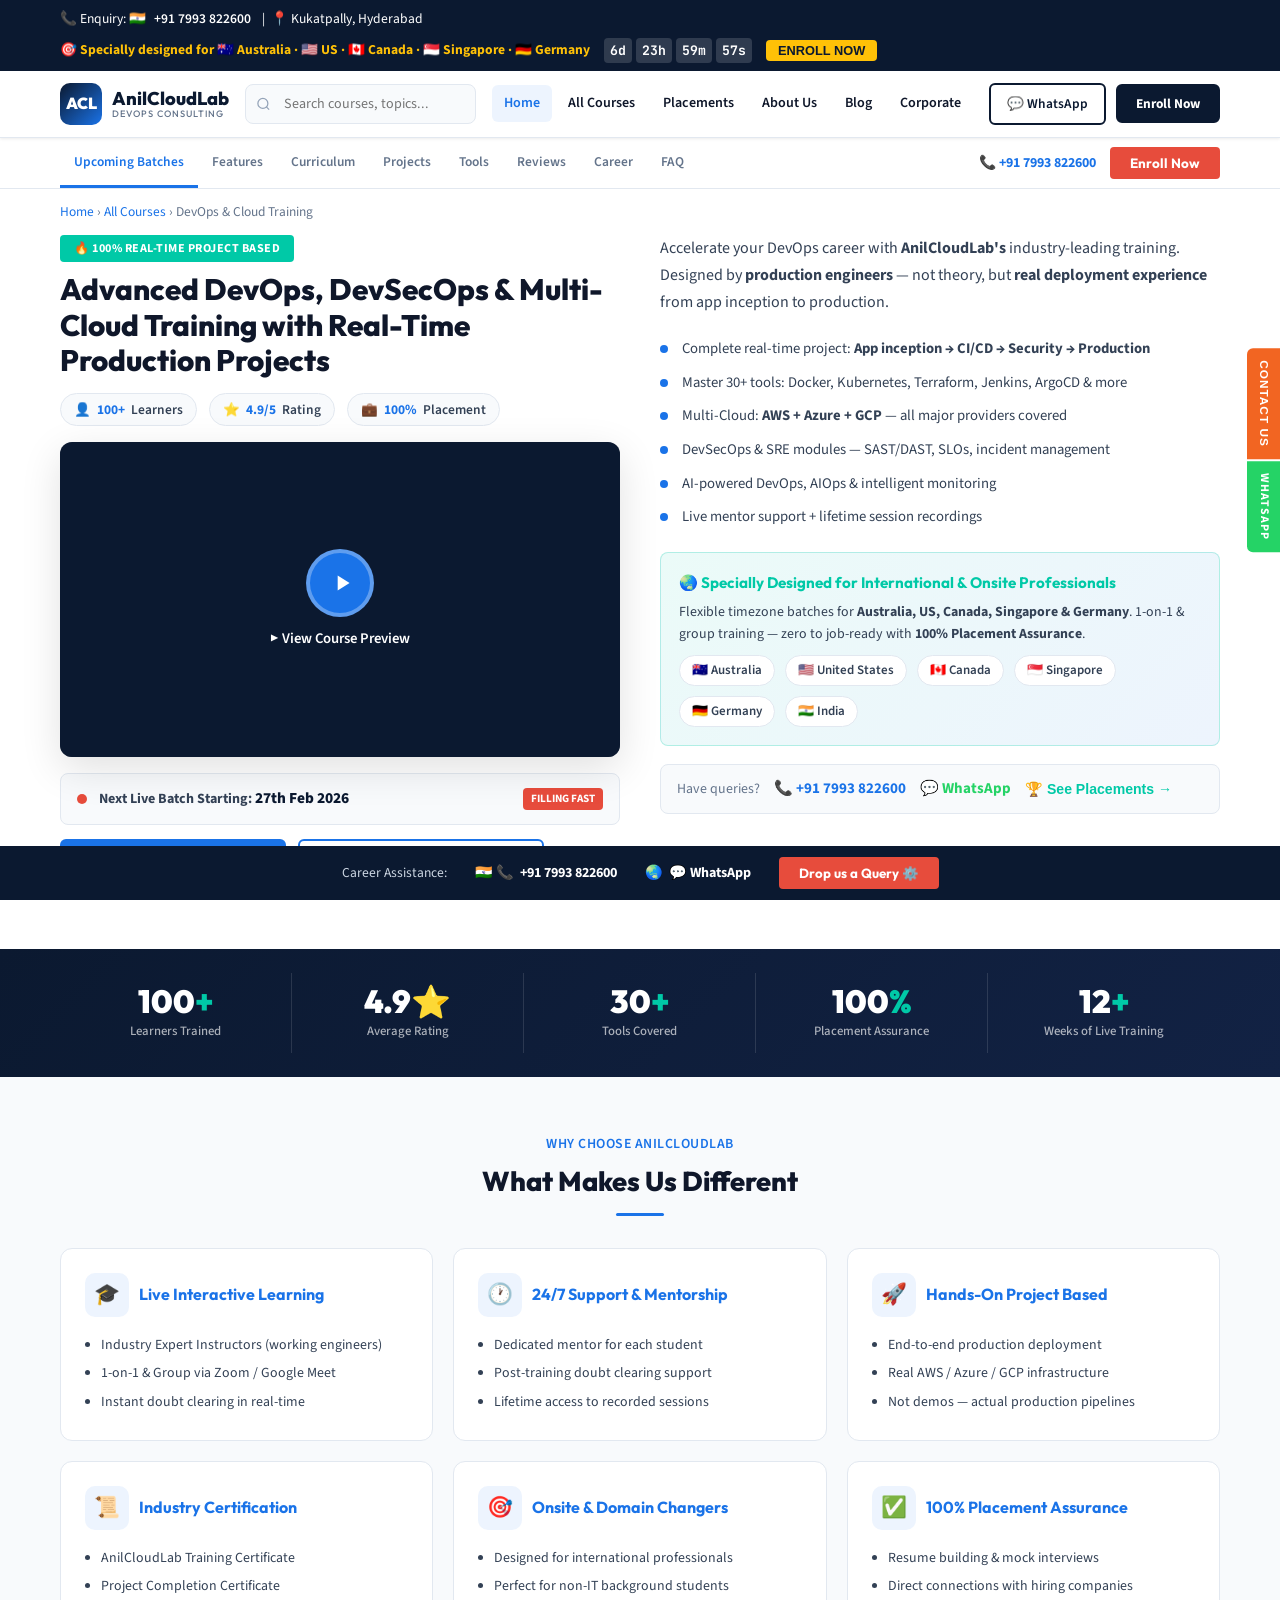
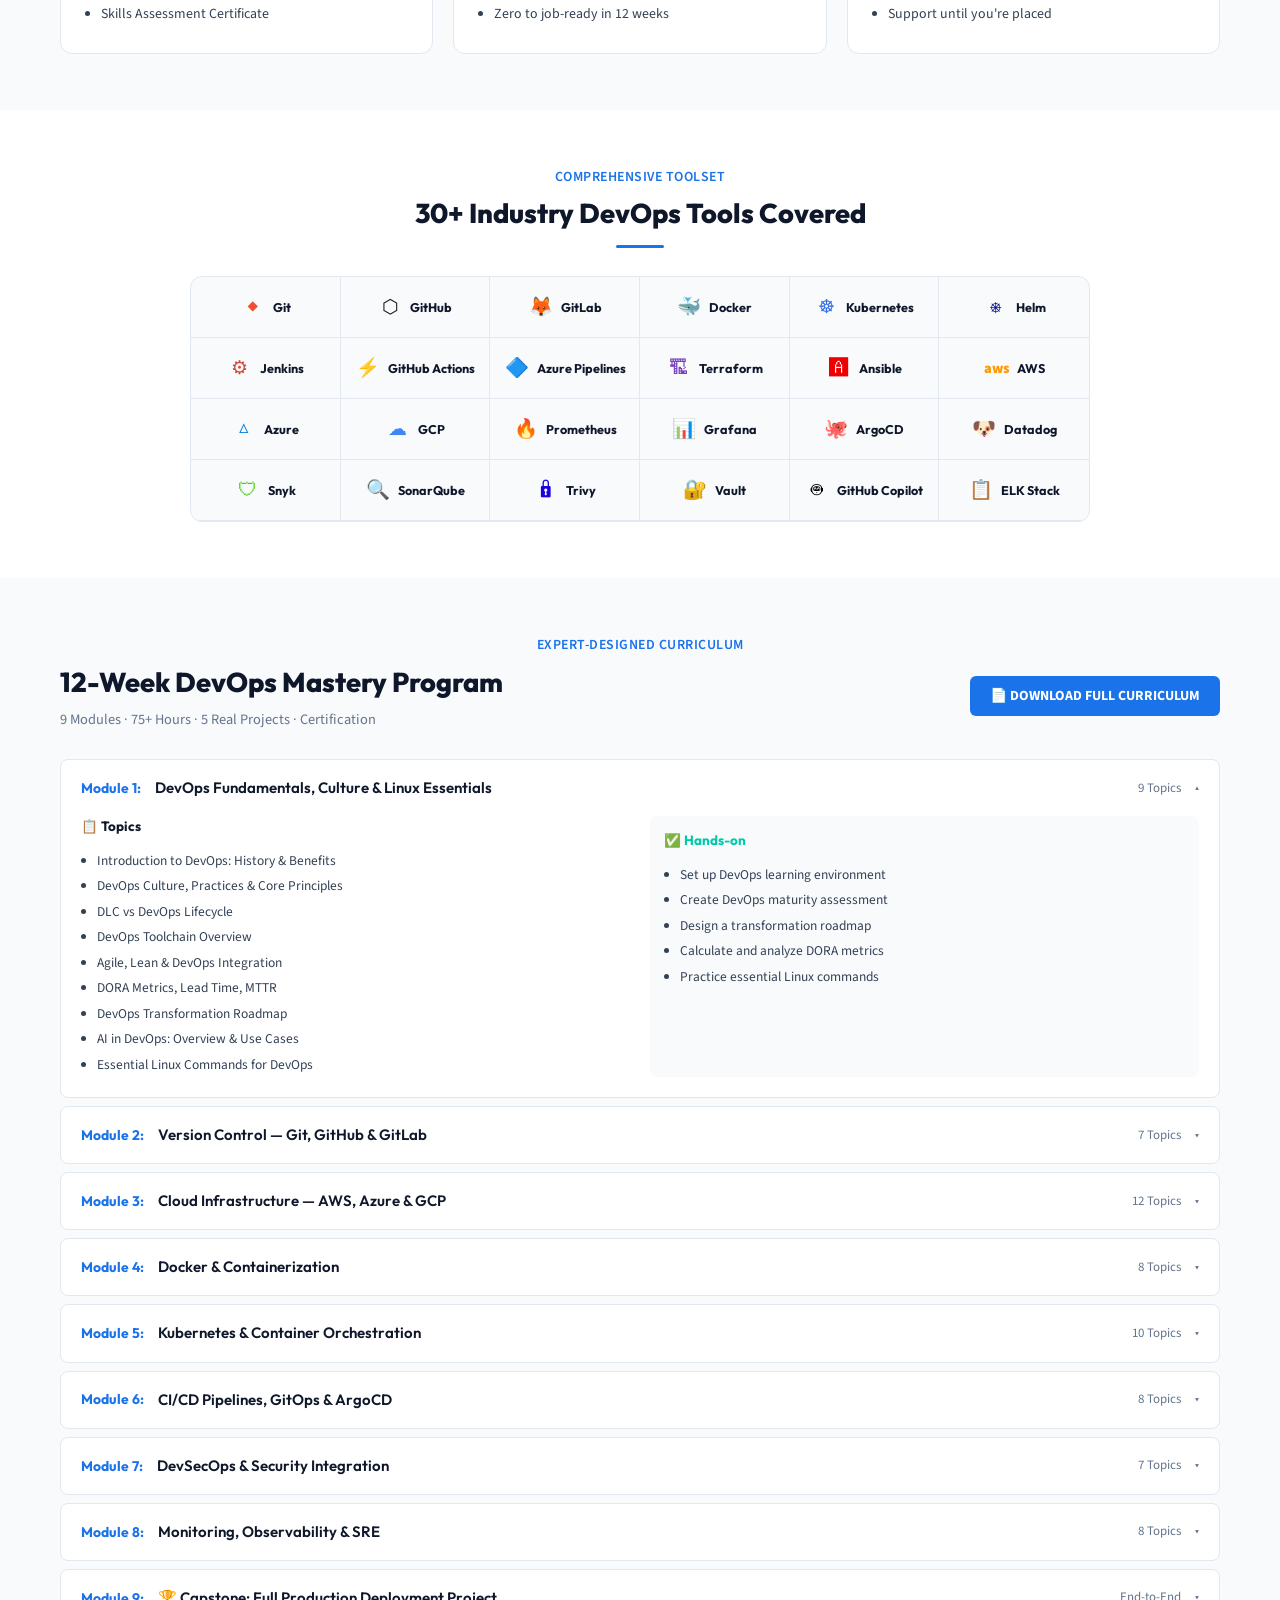
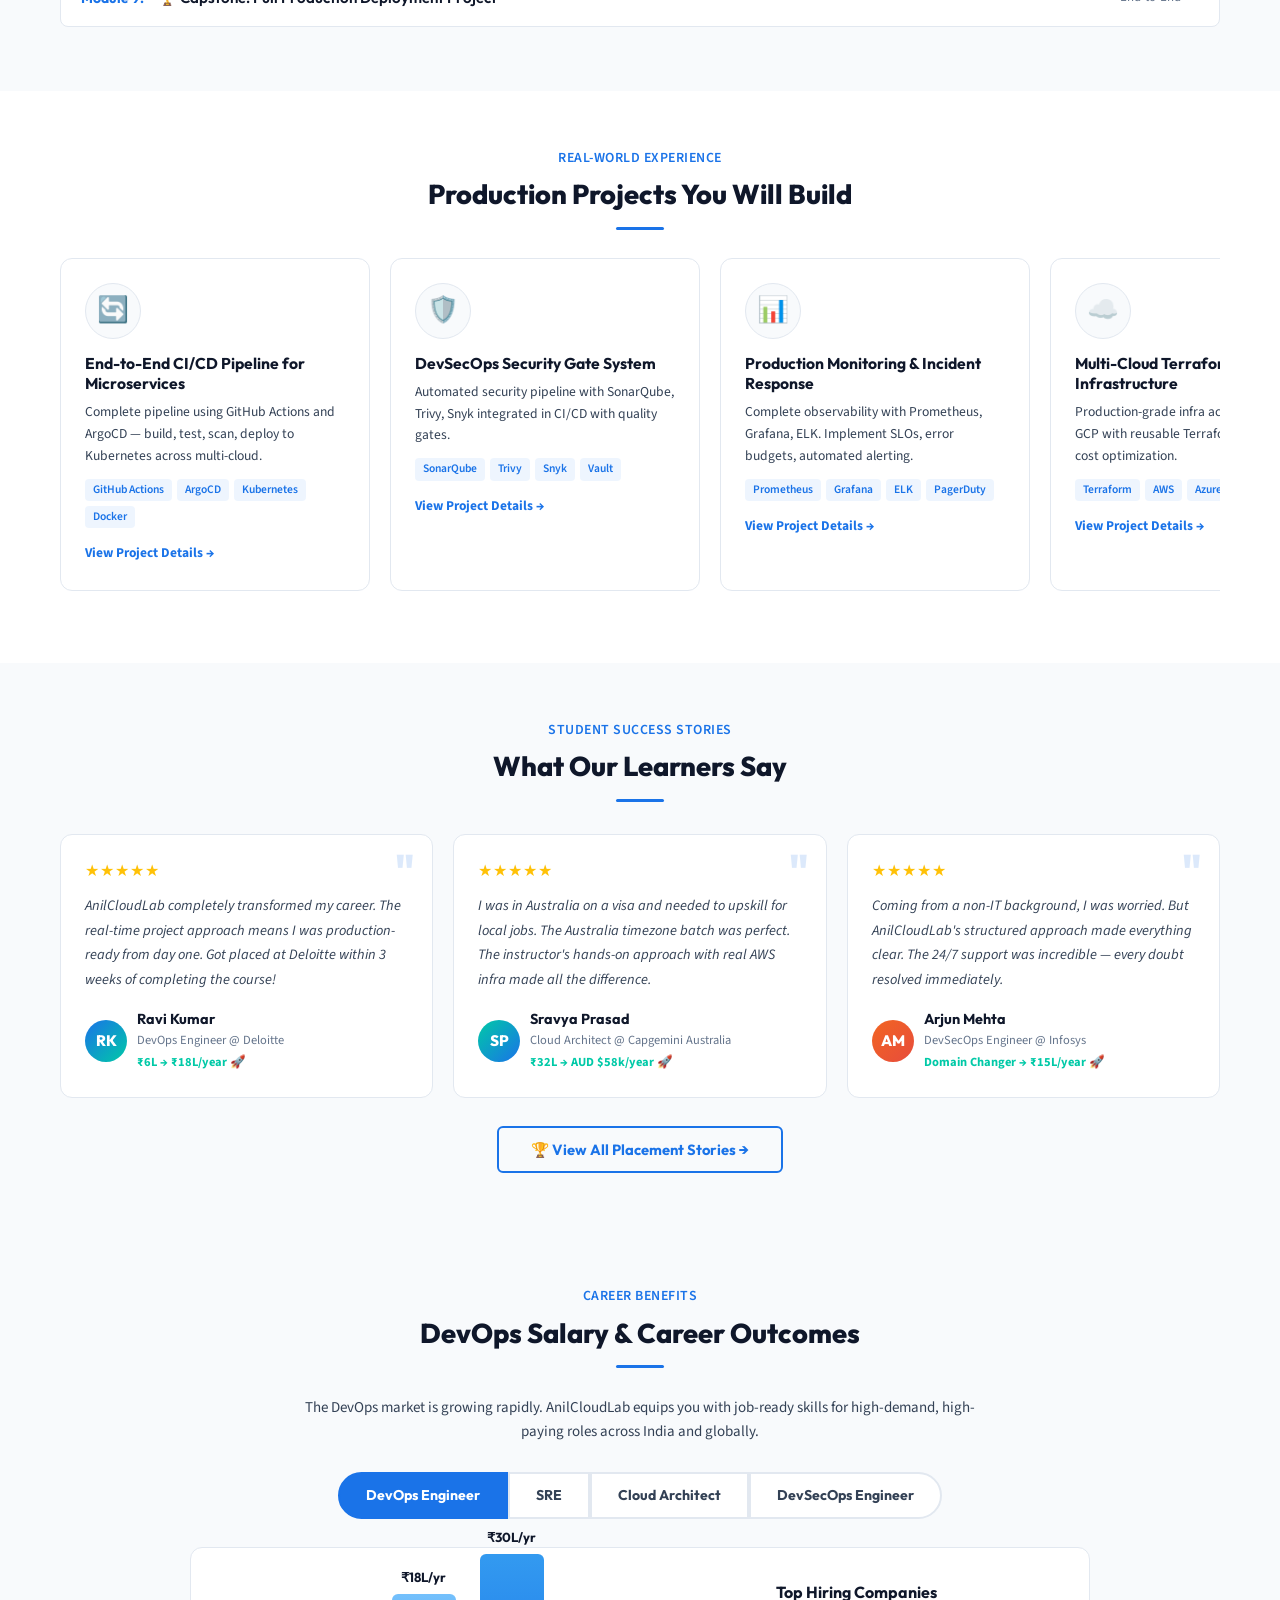
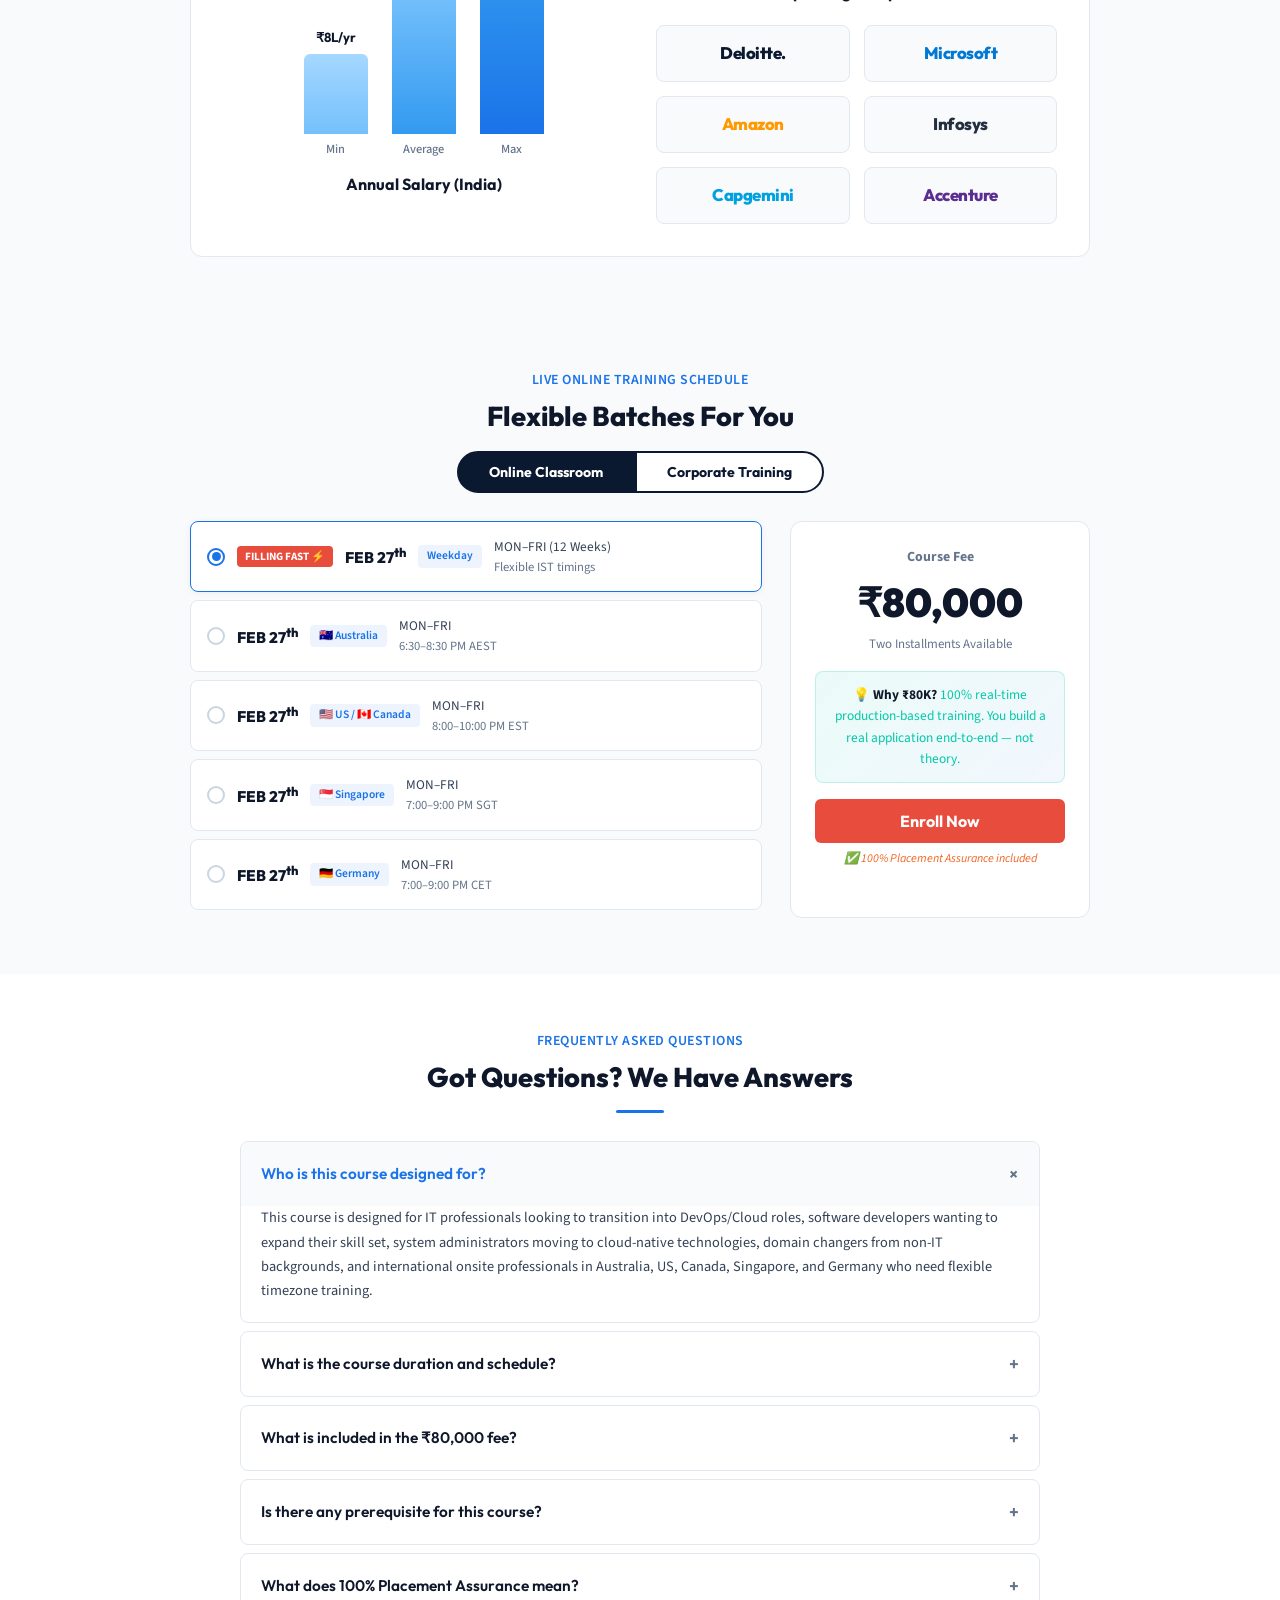
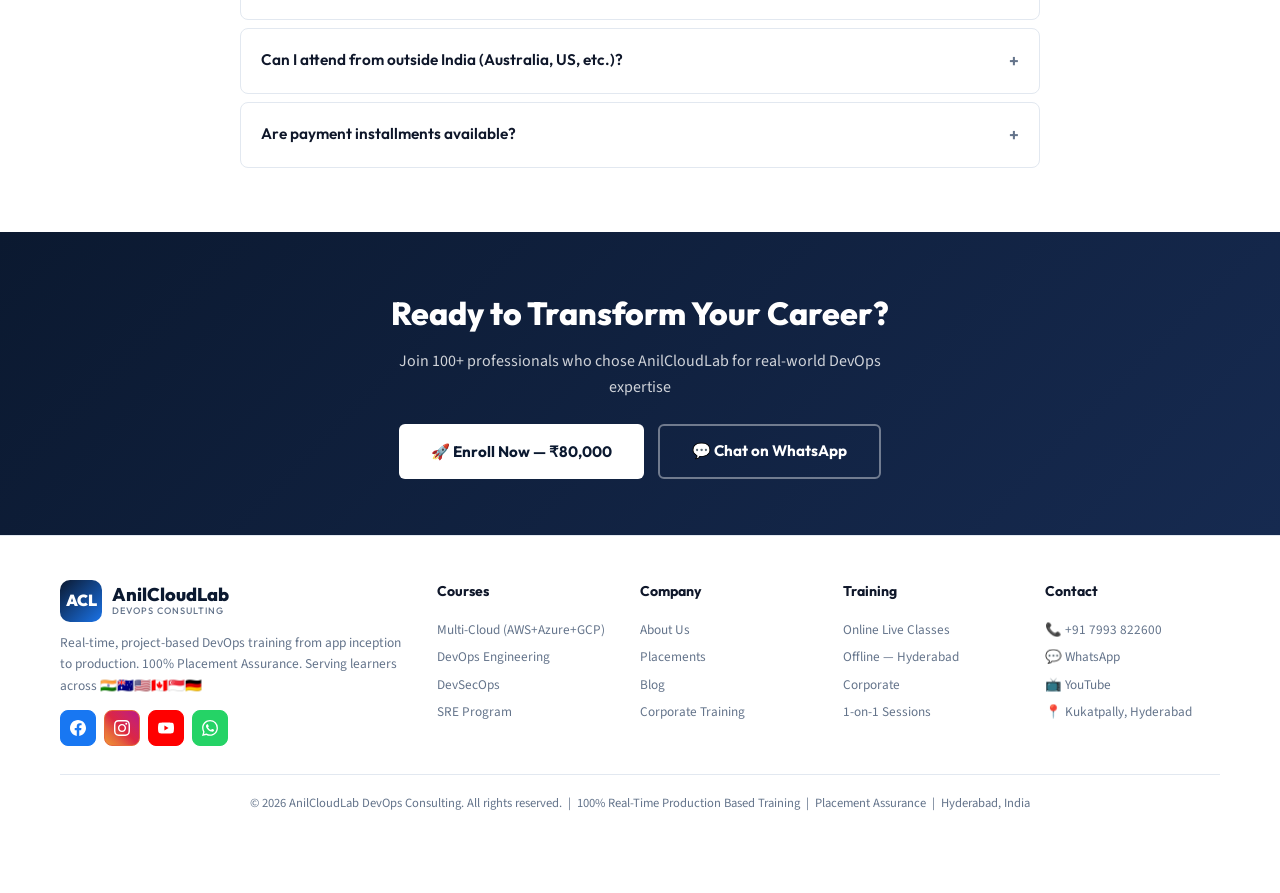
<file: index.html>
<!DOCTYPE html>
<html lang="en">
<head>
<meta charset="UTF-8">
<meta name="viewport" content="width=device-width, initial-scale=1.0">
<meta name="google-site-verification" content="PxetIQFyQd6lU94QWJth1lDKcfCAhkZHGHRXb4VcsN8" />
<meta name="description" content="AnilCloudLab - India's leading DevOps, DevSecOps and Multi-Cloud Training Institute. Real-time project-based courses with 100% Placement Assurance. Live online classes for Australia, US, Canada, Singapore and Germany professionals.">
<meta name="keywords" content="anilcloudlab, anil cloud lab, AnilCloudLab, devops training, devsecops training, multi-cloud training, AWS training, devops course hyderabad, cloud computing course, placement assurance">
<link rel="canonical" href="https://anilcloudlab.github.io/" />
<meta property="og:title" content="AnilCloudLab - DevOps, DevSecOps & Multi-Cloud Training | 100% Placement Assurance">
<meta property="og:description" content="AnilCloudLab offers advanced DevOps, DevSecOps and Multi-Cloud Training with real production projects. 100% Placement Assurance.">
<meta property="og:url" content="https://anilcloudlab.github.io/">
<meta property="og:type" content="website">
<meta name="robots" content="index, follow">
<meta name="author" content="AnilCloudLab DevOps Consulting">
<meta name="theme-color" content="#0b1930">
<title>AnilCloudLab — DevOps, DevSecOps & Multi-Cloud Training | Real-Time Projects | 100% Placement Assurance</title>

<script type="application/ld+json">{"@context":"https://schema.org","@type":"EducationalOrganization","name":"AnilCloudLab","url":"https://anilcloudlab.github.io/","description":"AnilCloudLab is India's leading DevOps, DevSecOps and Multi-Cloud Training Institute offering real-time project-based courses with 100% Placement Assurance.","telephone":"+917993822600","address":{"@type":"PostalAddress","streetAddress":"506, Manjeera Majestic Homes, Kukatpally","addressLocality":"Hyderabad","addressRegion":"Telangana","postalCode":"500072","addressCountry":"IN"}}</script>

<script type="application/ld+json">
{
  "@context": "https://schema.org",
  "@type": "WebSite",
  "name": "AnilCloudLab",
  "alternateName": "Anil Cloud Lab",
  "url": "https://anilcloudlab.github.io/",
  "potentialAction": {
    "@type": "SearchAction",
    "target": "https://anilcloudlab.github.io/?q={search_term_string}",
    "query-input": "required name=search_term_string"
  }
}
</script>
<script type="application/ld+json">
{
  "@context": "https://schema.org",
  "@type": "ItemList",
  "name": "AnilCloudLab Site Navigation",
  "itemListElement": [
    {"@type":"ListItem","position":1,"name":"All Courses","description":"DevOps, Multi-Cloud, DevSecOps, SRE training programs with 100% Placement Assurance","url":"https://anilcloudlab.github.io/index.html#courses"},
    {"@type":"ListItem","position":2,"name":"Placements","description":"100+ students placed at top companies — Deloitte, Microsoft, Amazon, Infosys","url":"https://anilcloudlab.github.io/index.html#placements"},
    {"@type":"ListItem","position":3,"name":"About Us","description":"AnilCloudLab — Real engineers, real projects, real results since 2022, Hyderabad","url":"https://anilcloudlab.github.io/index.html#about"},
    {"@type":"ListItem","position":4,"name":"Corporate Training","description":"Customized DevOps and Cloud team upskilling for companies","url":"https://anilcloudlab.github.io/index.html#corporate"},
    {"@type":"ListItem","position":5,"name":"Blog","description":"DevOps tutorials, career tips, Kubernetes and AWS guides","url":"https://anilcloudlab.github.io/index.html#blog"},
    {"@type":"ListItem","position":6,"name":"Enroll Now","description":"Join DevOps training — ₹80,000 with 100% Placement Assurance, next batch Feb 27","url":"https://anilcloudlab.github.io/index.html#enroll"}
  ]
}
</script>

<link rel="preconnect" href="https://fonts.googleapis.com">
<link rel="preconnect" href="https://fonts.gstatic.com" crossorigin>
<link href="https://fonts.googleapis.com/css2?family=Outfit:wght@300;400;500;600;700;800;900&family=Source+Sans+3:ital,wght@0,400;0,500;0,600;0,700;1,400&family=JetBrains+Mono:wght@400;500;600&display=swap" rel="stylesheet">

<style>
:root{
  --navy:#0b1930;--navy-l:#122244;--blue:#1a73e8;--blue-d:#1557b0;--blue-l:#4a9af5;
  --cyan:#00c9a7;--orange:#f26522;--red:#e74c3c;--gold:#ffc107;--w:#fff;
  --g50:#f8fafc;--g100:#f1f5f9;--g200:#e2e8f0;--g300:#cbd5e1;--g400:#94a3b8;
  --g500:#64748b;--g600:#475569;--g700:#334155;--td:#0f172a;--tb:#334155;--tl:#64748b;
  --sh:0 4px 16px rgba(0,0,0,.1);--shL:0 12px 40px rgba(0,0,0,.12);--r:12px;--rs:8px
}
*,*::before,*::after{margin:0;padding:0;box-sizing:border-box}
html{scroll-behavior:smooth}
body{font-family:'Source Sans 3',sans-serif;color:var(--tb);background:var(--w);line-height:1.6;overflow-x:hidden}
a{text-decoration:none;color:inherit}ul{list-style:none}img{max-width:100%}
.container{max-width:1200px;margin:0 auto;padding:0 20px}

/* TOP BAR */
.top-bar{background:var(--navy);color:var(--w);padding:8px 0;font-size:.85rem;z-index:1001;position:relative}
.top-bar-inner{display:flex;justify-content:space-between;align-items:center;flex-wrap:wrap;gap:8px}
.top-bar-left{display:flex;align-items:center;gap:8px}
.top-bar-left a{color:var(--w);font-weight:600}
.top-bar-right{display:flex;align-items:center;gap:6px}
.top-bar-offer{color:var(--gold);font-weight:700}
.countdown{display:inline-flex;gap:4px;margin-left:8px}
.cd-u{background:rgba(255,255,255,.15);padding:2px 6px;border-radius:4px;font-weight:700;font-size:.82rem;font-family:'JetBrains Mono',monospace}
.grab-btn{background:var(--gold);color:var(--navy);padding:3px 12px;border-radius:4px;font-weight:700;font-size:.8rem;margin-left:8px;cursor:pointer;border:none;transition:.2s}
.grab-btn:hover{background:#ffd54f}

/* NAVBAR */
.navbar{background:var(--w);border-bottom:1px solid var(--g200);position:sticky;top:0;z-index:1000;box-shadow:0 1px 3px rgba(0,0,0,.08)}
.nav-inner{display:flex;align-items:center;justify-content:space-between;padding:12px 20px;max-width:1200px;margin:0 auto;gap:16px}
.nav-logo{display:flex;align-items:center;gap:10px;flex-shrink:0}
.nav-logo-mark{width:42px;height:42px;border-radius:10px;background:linear-gradient(135deg,var(--navy),var(--blue));display:flex;align-items:center;justify-content:center;font-family:'Outfit',sans-serif;font-weight:900;font-size:1rem;color:var(--w)}
.nav-logo-text{font-family:'Outfit',sans-serif;font-weight:800;font-size:1.15rem;color:var(--navy);line-height:1.1}
.nav-logo-text small{display:block;font-size:.58rem;font-weight:500;color:var(--tl);letter-spacing:1px;text-transform:uppercase}
.nav-search-wrap{flex:1;max-width:320px;position:relative}
.nav-search-input{width:100%;padding:9px 16px 9px 38px;border:1.5px solid var(--g200);border-radius:8px;font-size:.88rem;font-family:'Source Sans 3',sans-serif;outline:none;transition:.2s;background:var(--g50)}
.nav-search-input:focus{border-color:var(--blue);background:var(--w)}
.nav-search-icon{position:absolute;left:11px;top:50%;transform:translateY(-50%);color:var(--g400);pointer-events:none}
.nav-links{display:flex;align-items:center;gap:4px}
.nav-link{font-size:.88rem;font-weight:600;color:var(--td);cursor:pointer;transition:.2s;white-space:nowrap;padding:7px 12px;border-radius:6px;position:relative}
.nav-link:hover{color:var(--blue);background:rgba(26,115,232,.06)}
.nav-link.active{color:var(--blue);background:rgba(26,115,232,.08)}
.nav-actions{display:flex;align-items:center;gap:10px}
.btn-o{padding:8px 16px;border:2px solid var(--navy);border-radius:6px;font-weight:600;font-size:.84rem;color:var(--navy);background:transparent;cursor:pointer;transition:.2s;font-family:'Source Sans 3'}
.btn-o:hover{background:var(--navy);color:var(--w)}
.btn-f{padding:8px 18px;border:2px solid var(--navy);border-radius:6px;font-weight:700;font-size:.84rem;color:var(--w);background:var(--navy);cursor:pointer;transition:.2s;font-family:'Source Sans 3'}
.btn-f:hover{background:var(--blue);border-color:var(--blue)}
.nav-mob{display:none;background:none;border:none;cursor:pointer;padding:8px}
.nav-mob span{display:block;width:22px;height:2px;background:var(--navy);margin:5px 0}

/* PAGES */
.page{display:none}.page.active{display:block}

/* SUB NAV */
.sub-nav{background:var(--w);border-bottom:1px solid var(--g200);position:sticky;top:66px;z-index:999;overflow-x:auto}
.sub-nav-inner{display:flex;align-items:center;justify-content:space-between;max-width:1200px;margin:0 auto;padding:0 20px}
.sub-nav-links{display:flex;gap:0}
.snl{padding:13px 14px;font-size:.84rem;font-weight:600;color:var(--tl);cursor:pointer;white-space:nowrap;border-bottom:3px solid transparent;transition:.2s}
.snl:hover,.snl.active{color:var(--blue);border-bottom-color:var(--blue)}
.sub-nav-r{display:flex;align-items:center;gap:14px}
.sub-nav-phone{color:var(--blue);font-weight:700;font-size:.87rem}
.snr-enroll{padding:8px 20px;background:var(--red);color:var(--w);border:none;border-radius:4px;font-weight:700;font-size:.84rem;cursor:pointer;font-family:'Outfit';transition:.2s}
.snr-enroll:hover{background:#c0392b}

/* BREADCRUMB */
.breadcrumb{padding:12px 0;font-size:.84rem;color:var(--tl)}.breadcrumb a{color:var(--blue)}

/* HERO */
.hero-grid{display:grid;grid-template-columns:1fr 1fr;gap:40px;align-items:start;padding-bottom:40px}
.hero-badge{display:inline-block;background:var(--cyan);color:var(--w);padding:4px 14px;border-radius:4px;font-size:.76rem;font-weight:700;text-transform:uppercase;letter-spacing:.5px;margin-bottom:10px}
.hero-title{font-family:'Outfit';font-size:1.85rem;font-weight:800;color:var(--td);line-height:1.2;margin-bottom:14px}
.hero-meta{display:flex;gap:12px;margin-bottom:16px;flex-wrap:wrap}
.hm-item{display:flex;align-items:center;gap:6px;padding:5px 13px;background:var(--g50);border:1px solid var(--g200);border-radius:50px;font-size:.84rem;font-weight:600}
.hm-item .v{color:var(--blue);font-weight:700}
.video-box{position:relative;border-radius:var(--r);overflow:hidden;background:var(--navy);aspect-ratio:16/9;cursor:pointer;box-shadow:var(--shL);margin-bottom:16px}
.video-box iframe{width:100%;height:100%;border:none}
.video-overlay{position:absolute;inset:0;background:linear-gradient(180deg,rgba(11,25,48,.3),rgba(11,25,48,.7));display:flex;flex-direction:column;align-items:center;justify-content:center;gap:10px;transition:.3s}
.video-box.playing .video-overlay{opacity:0;pointer-events:none}
.play-btn{width:68px;height:68px;border-radius:50%;background:var(--blue);border:4px solid rgba(255,255,255,.3);display:flex;align-items:center;justify-content:center;transition:.3s}
.play-btn:hover{transform:scale(1.1);box-shadow:0 0 30px rgba(26,115,232,.5)}
.play-btn svg{fill:var(--w);width:26px;height:26px;margin-left:4px}
.video-label{color:var(--w);font-weight:600;font-size:.92rem}
.batch-banner{display:flex;align-items:center;gap:12px;padding:12px 16px;background:var(--g50);border:1px solid var(--g200);border-radius:var(--rs);margin-bottom:14px}
.live-dot{width:10px;height:10px;border-radius:50%;background:var(--red);animation:pulse 1.5s ease-in-out infinite;flex-shrink:0}
@keyframes pulse{0%,100%{opacity:1}50%{opacity:.4}}
.hero-ctas{display:flex;gap:12px;flex-wrap:wrap;margin-bottom:20px}
.cta-p{padding:13px 32px;background:var(--blue);color:var(--w);border:none;border-radius:6px;font-family:'Outfit';font-weight:700;font-size:.98rem;cursor:pointer;transition:.3s}
.cta-p:hover{background:var(--blue-d);box-shadow:0 8px 24px rgba(26,115,232,.3);transform:translateY(-2px)}
.cta-s{padding:13px 32px;background:var(--w);color:var(--blue);border:2px solid var(--blue);border-radius:6px;font-family:'Outfit';font-weight:700;font-size:.98rem;cursor:pointer;transition:.3s}
.cta-s:hover{background:rgba(26,115,232,.05)}
.hero-desc{font-size:1rem;line-height:1.7;margin-bottom:16px}
.hero-hl li{padding:5px 0 5px 22px;position:relative;font-size:.92rem}
.hero-hl li::before{content:'';position:absolute;left:0;top:13px;width:8px;height:8px;background:var(--blue);border-radius:50%}
.global-banner{background:linear-gradient(135deg,rgba(0,201,167,.08),rgba(26,115,232,.08));border:1px solid rgba(0,201,167,.25);border-radius:var(--rs);padding:18px;margin:18px 0}
.global-banner h4{font-family:'Outfit';font-size:.95rem;font-weight:700;color:var(--cyan);margin-bottom:6px}
.global-banner p{font-size:.87rem;color:var(--tb)}
.country-flags{display:flex;gap:10px;margin-top:10px;flex-wrap:wrap}
.country-flag{display:flex;align-items:center;gap:6px;padding:4px 12px;background:var(--w);border:1px solid var(--g200);border-radius:50px;font-size:.81rem;font-weight:600}
.hero-contact{display:flex;align-items:center;gap:14px;padding:12px 16px;background:var(--g50);border-radius:var(--rs);border:1px solid var(--g200);margin-top:16px;flex-wrap:wrap}
.hero-contact span{font-size:.87rem;color:var(--tl)}
.hero-contact a{font-weight:700;font-size:.94rem}

/* SECTIONS */
.sh{font-family:'Outfit';font-size:1.7rem;font-weight:800;color:var(--td);text-align:center;margin-bottom:8px}
.sh-sub{text-align:center;font-size:.87rem;color:var(--blue);font-weight:600;margin-bottom:4px;text-transform:uppercase;letter-spacing:.5px}
.sh-line{width:48px;height:3px;background:var(--blue);border-radius:2px;margin:10px auto 28px}
.sec{padding:56px 0}

/* STATS BAR */
.stats-bar{background:linear-gradient(135deg,var(--navy),var(--navy-l));padding:24px 0}
.stats-inner{display:grid;grid-template-columns:repeat(5,1fr);gap:0;max-width:1200px;margin:0 auto;padding:0 20px}
.stat-item{text-align:center;padding:12px 20px;border-right:1px solid rgba(255,255,255,.12)}
.stat-item:last-child{border-right:none}
.stat-num{font-family:'Outfit';font-size:2rem;font-weight:900;color:var(--w);line-height:1}
.stat-num span{color:var(--cyan)}
.stat-label{font-size:.8rem;color:rgba(255,255,255,.65);margin-top:4px;font-weight:500}

/* FEATURES */
.feat-grid{display:grid;grid-template-columns:repeat(3,1fr);gap:20px;margin-top:32px}
.feat-card{background:var(--w);border:1px solid var(--g200);border-radius:var(--r);padding:24px;transition:.3s;position:relative;overflow:hidden}
.feat-card::before{content:'';position:absolute;top:0;left:0;right:0;height:3px;background:linear-gradient(90deg,var(--blue),var(--cyan));transform:scaleX(0);transform-origin:left;transition:.3s}
.feat-card:hover{box-shadow:var(--sh);border-color:rgba(26,115,232,.3)}
.feat-card:hover::before{transform:scaleX(1)}
.feat-hdr{display:flex;align-items:center;gap:10px;margin-bottom:14px}
.feat-icon{width:44px;height:44px;border-radius:10px;background:rgba(26,115,232,.08);display:flex;align-items:center;justify-content:center;font-size:1.3rem}
.feat-card h3{font-family:'Outfit';font-size:1rem;font-weight:700;color:var(--blue)}
.feat-card ul{list-style:disc;padding-left:16px}
.feat-card li{font-size:.87rem;color:var(--tb);padding:3px 0}

/* TESTIMONIALS */
.testi-grid{display:grid;grid-template-columns:repeat(3,1fr);gap:20px;margin-top:32px}
.testi-card{background:var(--w);border:1px solid var(--g200);border-radius:var(--r);padding:24px;position:relative;transition:.3s}
.testi-card:hover{box-shadow:var(--sh)}
.testi-quote{font-size:2.5rem;color:var(--blue);opacity:.15;position:absolute;top:14px;right:18px;font-family:'Outfit';font-weight:900;line-height:1}
.testi-stars{color:var(--gold);font-size:1rem;margin-bottom:10px;letter-spacing:1px}
.testi-text{font-size:.9rem;color:var(--tb);line-height:1.7;margin-bottom:16px;font-style:italic}
.testi-author{display:flex;align-items:center;gap:10px}
.testi-avatar{width:42px;height:42px;border-radius:50%;background:linear-gradient(135deg,var(--blue),var(--cyan));display:flex;align-items:center;justify-content:center;font-family:'Outfit';font-weight:800;font-size:.95rem;color:var(--w);flex-shrink:0}
.testi-name{font-family:'Outfit';font-weight:700;font-size:.9rem;color:var(--td)}
.testi-role{font-size:.78rem;color:var(--tl)}
.testi-salary{font-size:.78rem;font-weight:700;color:var(--cyan);margin-top:2px}

/* SALARY */
.salary-sec{padding:56px 0;background:var(--g50)}
.salary-desc{text-align:center;max-width:700px;margin:0 auto 28px;font-size:.94rem;color:var(--tb)}
.desig-tabs{display:flex;justify-content:center;gap:0;margin-bottom:28px;flex-wrap:wrap}
.desig-tab{padding:10px 26px;font-family:'Outfit';font-weight:700;font-size:.88rem;border:2px solid var(--g200);cursor:pointer;transition:.2s;background:var(--w);color:var(--tb)}
.desig-tab:first-child{border-radius:50px 0 0 50px}
.desig-tab:last-child{border-radius:0 50px 50px 0}
.desig-tab.active{background:var(--blue);color:var(--w);border-color:var(--blue)}
.salary-content{display:none;background:var(--w);border:1px solid var(--g200);border-radius:var(--r);padding:32px;max-width:900px;margin:0 auto}
.salary-content.active{display:grid;grid-template-columns:1fr 1fr;gap:32px}
.salary-chart{text-align:center}
.chart-bars{display:flex;align-items:flex-end;justify-content:center;gap:24px;height:180px;margin-bottom:12px}
.chart-bar{display:flex;flex-direction:column;align-items:center;gap:6px}
.chart-bar-fill{width:64px;border-radius:6px 6px 0 0;transition:.5s}
.chart-bar-label{font-size:.78rem;color:var(--tl);font-weight:500}
.chart-bar-val{font-family:'Outfit';font-size:.82rem;font-weight:700;color:var(--td)}
.chart-title{font-family:'Outfit';font-size:1rem;font-weight:700;color:var(--td);margin-top:8px}
.hiring-companies{text-align:center}
.hiring-companies h4{font-family:'Outfit';font-size:1rem;font-weight:700;color:var(--td);margin-bottom:20px}
.company-logos{display:grid;grid-template-columns:repeat(2,1fr);gap:14px}
.company-logo{background:var(--g50);border:1px solid var(--g200);border-radius:var(--rs);padding:14px;display:flex;align-items:center;justify-content:center;font-family:'Outfit';font-weight:800;font-size:1.05rem;color:var(--navy);letter-spacing:-.5px;min-height:56px}

/* TOOLS */
.tools-sec{padding:56px 0}
.tools-grid{display:grid;grid-template-columns:repeat(6,1fr);gap:0;max-width:900px;margin:28px auto 0;background:var(--g50);border:1px solid var(--g200);border-radius:var(--r);overflow:hidden}
.tool-cell{display:flex;align-items:center;justify-content:center;gap:7px;padding:17px 10px;border-right:1px solid var(--g200);border-bottom:1px solid var(--g200);transition:.2s;cursor:default}
.tool-cell:hover{background:var(--w);box-shadow:inset 0 0 0 2px rgba(26,115,232,.15)}
.tool-cell:nth-child(6n){border-right:none}
.tool-icon{font-size:1.2rem;width:26px;height:26px;display:flex;align-items:center;justify-content:center;flex-shrink:0}
.tool-name{font-family:'Outfit';font-size:.79rem;font-weight:700;color:var(--td);white-space:nowrap}

/* CURRICULUM */
.curric-sec{padding:56px 0;background:var(--g50)}
.curric-hdr{display:flex;align-items:center;justify-content:space-between;margin-bottom:28px;flex-wrap:wrap;gap:14px}
.curric-hdr h2{font-family:'Outfit';font-size:1.7rem;font-weight:800;color:var(--td)}
.dl-btn{display:flex;align-items:center;gap:8px;padding:10px 20px;background:var(--blue);color:var(--w);border:none;border-radius:6px;font-weight:700;font-size:.87rem;cursor:pointer;font-family:'Source Sans 3';transition:.2s}
.dl-btn:hover{background:var(--blue-d)}
.mod-item{background:var(--w);border:1px solid var(--g200);border-radius:var(--rs);margin-bottom:8px;overflow:hidden}
.mod-hdr{padding:16px 20px;cursor:pointer;display:flex;align-items:center;justify-content:space-between;transition:.2s}
.mod-hdr:hover{background:var(--g50)}
.mod-hdr-l{display:flex;align-items:center;gap:14px}
.mod-num{font-family:'Outfit';font-size:.87rem;font-weight:700;color:var(--blue);white-space:nowrap}
.mod-hdr h4{font-family:'Outfit';font-size:.94rem;font-weight:600;color:var(--td)}
.mod-meta{display:flex;align-items:center;gap:14px;font-size:.81rem;color:var(--tl)}
.mod-arrow{transition:transform .3s;color:var(--tl)}
.mod-item.open .mod-arrow{transform:rotate(180deg)}
.mod-body{max-height:0;overflow:hidden;transition:max-height .4s ease}
.mod-item.open .mod-body{max-height:800px}
.mod-content{padding:0 20px 20px;display:grid;grid-template-columns:1fr 1fr;gap:20px}
.mod-topics h5,.mod-hands h5{font-family:'Outfit';font-size:.84rem;font-weight:700;margin-bottom:10px;display:flex;align-items:center;gap:6px}
.mod-topics h5{color:var(--td)}.mod-hands h5{color:var(--cyan)}
.mod-hands{background:var(--g50);border-radius:var(--rs);padding:14px}
.mod-topics ul,.mod-hands ul{list-style:disc;padding-left:16px}
.mod-topics li,.mod-hands li{font-size:.84rem;padding:2px 0;color:var(--tb)}

/* PROJECTS */
.proj-sec{padding:56px 0}
.proj-scroll{display:flex;gap:20px;overflow-x:auto;padding-bottom:16px;scroll-snap-type:x mandatory}
.proj-scroll::-webkit-scrollbar{height:6px}
.proj-scroll::-webkit-scrollbar-thumb{background:var(--g300);border-radius:3px}
.proj-card{min-width:310px;background:var(--w);border:1px solid var(--g200);border-radius:var(--r);padding:24px;scroll-snap-align:start;transition:.3s}
.proj-card:hover{box-shadow:var(--sh)}
.proj-icon{width:56px;height:56px;border-radius:50%;background:var(--g50);display:flex;align-items:center;justify-content:center;font-size:1.6rem;margin-bottom:14px;border:1px solid var(--g200)}
.proj-card h3{font-family:'Outfit';font-size:.98rem;font-weight:700;color:var(--td);margin-bottom:8px;line-height:1.3}
.proj-card p{font-size:.85rem;color:var(--tb);margin-bottom:12px}
.proj-tech{display:flex;flex-wrap:wrap;gap:5px;margin-bottom:12px}
.proj-tech span{padding:2px 8px;background:rgba(26,115,232,.07);border-radius:4px;font-size:.72rem;font-weight:600;color:var(--blue)}
.proj-link{color:var(--blue);font-weight:700;font-size:.84rem}

/* BATCHES */
.batch-sec{padding:56px 0;background:var(--g50)}
.batch-toggle{display:flex;justify-content:center;gap:0;margin:12px 0 28px}
.bt-btn{padding:10px 30px;font-family:'Outfit';font-weight:700;font-size:.88rem;border:2px solid var(--navy);cursor:pointer;transition:.2s;background:var(--w);color:var(--navy)}
.bt-btn:first-child{border-radius:50px 0 0 50px}
.bt-btn:last-child{border-radius:0 50px 50px 0}
.bt-btn.active{background:var(--navy);color:var(--w)}
.batch-grid{display:grid;grid-template-columns:1fr 300px;gap:28px;max-width:900px;margin:0 auto}
.batch-row{display:flex;align-items:center;gap:12px;padding:14px 16px;background:var(--w);border:1px solid var(--g200);border-radius:var(--rs);margin-bottom:8px;cursor:pointer;transition:.2s;flex-wrap:wrap}
.batch-row:hover,.batch-row.sel{border-color:var(--blue);box-shadow:0 1px 6px rgba(0,0,0,.06)}
.batch-radio{width:18px;height:18px;border-radius:50%;border:2px solid var(--g300);display:flex;align-items:center;justify-content:center;flex-shrink:0}
.batch-row.sel .batch-radio{border-color:var(--blue)}
.batch-row.sel .batch-radio::after{content:'';width:9px;height:9px;border-radius:50%;background:var(--blue)}
.b-fill{background:var(--red);color:var(--w);padding:2px 8px;border-radius:4px;font-size:.7rem;font-weight:700;text-transform:uppercase}
.b-date{font-family:'Outfit';font-weight:800;font-size:.96rem;color:var(--td)}
.b-tag{background:rgba(26,115,232,.08);color:var(--blue);padding:2px 9px;border-radius:4px;font-size:.72rem;font-weight:600}
.b-detail{font-size:.83rem;color:var(--tb)}
.b-time{font-size:.79rem;color:var(--tl)}
.batch-price{background:var(--w);border:1px solid var(--g200);border-radius:var(--r);padding:24px;text-align:center}
.batch-price h4{font-size:.87rem;color:var(--tl);margin-bottom:2px}
.bp-main{font-family:'Outfit';font-size:2.5rem;font-weight:900;color:var(--td)}
.bp-label{font-size:.81rem;color:var(--tl);display:block;margin-bottom:16px}
.bp-note{background:linear-gradient(135deg,rgba(0,201,167,.08),rgba(26,115,232,.06));border:1px solid rgba(0,201,167,.2);border-radius:var(--rs);padding:12px;margin-bottom:16px;font-size:.84rem;color:var(--cyan)}
.bp-note strong{color:var(--td)}
.bp-enroll{display:block;width:100%;padding:12px;background:var(--red);color:var(--w);border:none;border-radius:6px;font-family:'Outfit';font-weight:700;font-size:1rem;cursor:pointer;transition:.2s;margin-bottom:6px}
.bp-enroll:hover{background:#c0392b}
.bp-offer{font-size:.75rem;color:var(--orange);font-style:italic}

/* FAQ */
.faq-sec{padding:56px 0}
.faq-wrap{max-width:800px;margin:28px auto 0}
.faq-item{border:1px solid var(--g200);border-radius:var(--rs);margin-bottom:8px;overflow:hidden;background:var(--w)}
.faq-q{padding:18px 20px;cursor:pointer;display:flex;align-items:center;justify-content:space-between;font-family:'Outfit';font-size:.96rem;font-weight:600;color:var(--td);transition:.2s}
.faq-q:hover{background:var(--g50)}
.faq-item.open .faq-q{color:var(--blue);background:var(--g50)}
.faq-arr{font-size:1.1rem;transition:transform .3s;color:var(--tl)}
.faq-item.open .faq-arr{transform:rotate(45deg)}
.faq-a{max-height:0;overflow:hidden;transition:max-height .4s ease}
.faq-item.open .faq-a{max-height:300px}
.faq-a-inner{padding:0 20px 18px;font-size:.9rem;color:var(--tb);line-height:1.7}

/* CTA BANNER */
.cta-banner{background:linear-gradient(135deg,var(--navy),#162a50);padding:56px 0;text-align:center;color:var(--w)}
.cta-banner h2{font-family:'Outfit';font-size:2rem;font-weight:800;margin-bottom:10px}
.cta-banner p{font-size:1rem;opacity:.8;margin-bottom:24px;max-width:500px;margin-left:auto;margin-right:auto}
.cta-banner-btns{display:flex;gap:14px;justify-content:center;flex-wrap:wrap}
.cta-btn-w{padding:13px 32px;background:var(--w);color:var(--navy);border:none;border-radius:6px;font-family:'Outfit';font-weight:700;font-size:.95rem;cursor:pointer;transition:.2s}
.cta-btn-w:hover{background:var(--g100)}
.cta-btn-g{padding:13px 32px;background:transparent;color:var(--w);border:2px solid rgba(255,255,255,.4);border-radius:6px;font-family:'Outfit';font-weight:700;font-size:.95rem;cursor:pointer;transition:.2s}
.cta-btn-g:hover{border-color:var(--w)}

/* COURSES PAGE */
.cp-hdr{padding:36px 0 20px}
.cp-hdr h1{font-family:'Outfit';font-size:1.9rem;font-weight:800;color:var(--blue);margin-bottom:4px}
.cp-hdr p{font-size:.94rem;color:var(--tl)}
.cat-pills{display:flex;flex-wrap:wrap;gap:10px;padding:16px 0}
.cat-pill{padding:9px 20px;border-radius:8px;border:1px solid var(--g200);background:var(--w);font-size:.87rem;font-weight:600;color:var(--tb);cursor:pointer;transition:.2s}
.cat-pill.active,.cat-pill:hover{background:var(--blue);color:var(--w);border-color:var(--blue)}
.courses-grid{display:grid;grid-template-columns:repeat(auto-fit,minmax(300px,1fr));gap:20px;padding:28px 0 56px}
.cl-card{background:var(--w);border:1px solid var(--g200);border-radius:var(--r);overflow:hidden;transition:.3s;cursor:pointer}
.cl-card:hover{box-shadow:var(--shL);transform:translateY(-4px)}
.cl-top{padding:22px 22px 14px}
.cl-badge{display:inline-block;padding:3px 10px;border-radius:4px;font-size:.7rem;font-weight:700;text-transform:uppercase;letter-spacing:.5px;margin-bottom:8px}
.cl-card h3{font-family:'Outfit';font-size:1.05rem;font-weight:700;color:var(--td);margin-bottom:6px;line-height:1.3}
.cl-card p{font-size:.85rem;color:var(--tb);margin-bottom:10px}
.cl-tags{display:flex;flex-wrap:wrap;gap:5px;margin-bottom:14px}
.cl-tags span{padding:3px 9px;background:var(--g50);border:1px solid var(--g200);border-radius:50px;font-size:.71rem;color:var(--tl);font-weight:500}
.cl-bottom{padding:12px 22px;background:var(--g50);border-top:1px solid var(--g200);display:flex;align-items:center;justify-content:space-between}
.cl-stat{font-size:.81rem;color:var(--tl);display:flex;align-items:center;gap:3px}
.cl-stat .v{font-weight:700;color:var(--td)}

/* ABOUT PAGE */
.about-hero{background:linear-gradient(135deg,var(--navy),#162a50);padding:64px 0;color:var(--w)}
.about-hero-grid{display:grid;grid-template-columns:1fr 1fr;gap:48px;align-items:center}
.about-hero h1{font-family:'Outfit';font-size:2.2rem;font-weight:900;line-height:1.2;margin-bottom:16px}
.about-hero p{font-size:1.02rem;opacity:.85;line-height:1.7}
.about-hero-visual{background:rgba(255,255,255,.06);border:1px solid rgba(255,255,255,.12);border-radius:var(--r);padding:28px;text-align:center}
.about-stat-grid{display:grid;grid-template-columns:1fr 1fr;gap:20px}
.as-item{background:rgba(255,255,255,.08);border-radius:var(--rs);padding:20px;text-align:center}
.as-num{font-family:'Outfit';font-size:2rem;font-weight:900;color:var(--cyan)}
.as-label{font-size:.82rem;color:rgba(255,255,255,.7);margin-top:4px}
.team-grid{display:grid;grid-template-columns:repeat(3,1fr);gap:24px;margin-top:32px}
.team-card{background:var(--w);border:1px solid var(--g200);border-radius:var(--r);overflow:hidden;text-align:center;transition:.3s}
.team-card:hover{box-shadow:var(--sh)}
.team-avatar{width:100%;height:160px;background:linear-gradient(135deg,var(--navy),var(--blue));display:flex;align-items:center;justify-content:center;font-family:'Outfit';font-size:3rem;font-weight:900;color:var(--w);letter-spacing:-2px}
.team-info{padding:18px}
.team-name{font-family:'Outfit';font-size:1rem;font-weight:700;color:var(--td)}
.team-role{font-size:.83rem;color:var(--blue);font-weight:600;margin-top:2px}
.team-desc{font-size:.82rem;color:var(--tl);margin-top:8px;line-height:1.5}
.team-exp{display:inline-block;background:rgba(26,115,232,.08);color:var(--blue);padding:3px 10px;border-radius:50px;font-size:.75rem;font-weight:700;margin-top:8px}
.mission-grid{display:grid;grid-template-columns:1fr 1fr 1fr;gap:20px;margin-top:28px}
.mission-card{text-align:center;padding:28px 20px;border:1px solid var(--g200);border-radius:var(--r);background:var(--w);transition:.3s}
.mission-card:hover{box-shadow:var(--sh);border-color:rgba(26,115,232,.3)}
.mission-icon{font-size:2.2rem;margin-bottom:14px}
.mission-card h4{font-family:'Outfit';font-size:1rem;font-weight:700;color:var(--td);margin-bottom:8px}
.mission-card p{font-size:.85rem;color:var(--tb);line-height:1.6}

/* PLACEMENTS PAGE */
.place-hero{background:linear-gradient(135deg,#0f2a1a,#0b2a1a,var(--navy));padding:56px 0;color:var(--w);text-align:center}
.place-hero h1{font-family:'Outfit';font-size:2.2rem;font-weight:900;margin-bottom:10px}
.place-hero p{font-size:1rem;opacity:.8;max-width:600px;margin:0 auto}
.placements-stats{display:grid;grid-template-columns:repeat(4,1fr);gap:20px;margin-top:32px}
.ps-card{background:rgba(255,255,255,.08);border:1px solid rgba(255,255,255,.12);border-radius:var(--r);padding:24px;text-align:center}
.ps-num{font-family:'Outfit';font-size:2.2rem;font-weight:900;color:var(--cyan)}
.ps-label{font-size:.82rem;color:rgba(255,255,255,.7);margin-top:4px}
.success-grid{display:grid;grid-template-columns:repeat(3,1fr);gap:20px;margin-top:32px}
.success-card{background:var(--w);border:1px solid var(--g200);border-radius:var(--r);padding:24px;transition:.3s;position:relative;overflow:hidden}
.success-card:hover{box-shadow:var(--shL);transform:translateY(-4px)}
.success-badge{position:absolute;top:14px;right:14px;background:var(--cyan);color:var(--w);padding:3px 10px;border-radius:4px;font-size:.71rem;font-weight:700}
.success-avatar{width:56px;height:56px;border-radius:50%;background:linear-gradient(135deg,var(--navy),var(--blue));display:flex;align-items:center;justify-content:center;font-family:'Outfit';font-weight:800;font-size:1.1rem;color:var(--w);margin-bottom:14px}
.success-name{font-family:'Outfit';font-size:1rem;font-weight:700;color:var(--td)}
.success-role{font-size:.83rem;color:var(--blue);font-weight:600;margin-top:2px}
.success-company{font-size:.83rem;color:var(--tl);margin-top:2px}
.success-salary{display:flex;align-items:center;gap:8px;margin-top:14px;padding:10px 14px;background:var(--g50);border-radius:var(--rs)}
.ss-before{font-size:.8rem;color:var(--tl)}
.ss-arrow{color:var(--cyan);font-size:1rem}
.ss-after{font-size:.9rem;font-weight:700;color:var(--cyan);font-family:'Outfit'}
.success-quote{font-size:.83rem;color:var(--tb);margin-top:12px;font-style:italic;line-height:1.6}
.company-hire-strip{background:var(--g50);border-top:1px solid var(--g200);border-bottom:1px solid var(--g200);padding:28px 0;margin-top:48px}
.hire-logos{display:flex;gap:20px;flex-wrap:wrap;justify-content:center;align-items:center}
.hire-logo{padding:10px 22px;background:var(--w);border:1px solid var(--g200);border-radius:var(--rs);font-family:'Outfit';font-weight:800;font-size:.95rem;color:var(--navy)}

/* BLOG PAGE */
.blog-hero{background:linear-gradient(135deg,var(--navy),var(--navy-l));padding:48px 0;color:var(--w)}
.blog-hero h1{font-family:'Outfit';font-size:2rem;font-weight:900;margin-bottom:8px}
.blog-hero p{opacity:.8;font-size:.96rem}
.blog-cats{display:flex;gap:8px;flex-wrap:wrap;padding:20px 0}
.blog-cat{padding:7px 18px;border-radius:50px;border:1px solid var(--g200);background:var(--w);font-size:.83rem;font-weight:600;color:var(--tb);cursor:pointer;transition:.2s}
.blog-cat.active,.blog-cat:hover{background:var(--blue);color:var(--w);border-color:var(--blue)}
.blog-layout{display:grid;grid-template-columns:1fr 320px;gap:32px;padding:32px 0 56px;align-items:start}
.blog-main{}
.blog-featured{background:var(--w);border:1px solid var(--g200);border-radius:var(--r);overflow:hidden;margin-bottom:24px;cursor:pointer;transition:.3s}
.blog-featured:hover{box-shadow:var(--shL)}
.bf-img{height:220px;background:linear-gradient(135deg,var(--navy),var(--blue));display:flex;align-items:center;justify-content:center;font-size:4rem;position:relative}
.bf-featured-tag{position:absolute;top:14px;left:14px;background:var(--gold);color:var(--navy);padding:4px 12px;border-radius:4px;font-size:.72rem;font-weight:700;text-transform:uppercase}
.bf-body{padding:22px}
.bf-category{font-size:.75rem;font-weight:700;color:var(--blue);text-transform:uppercase;letter-spacing:.5px;margin-bottom:6px}
.bf-body h2{font-family:'Outfit';font-size:1.3rem;font-weight:800;color:var(--td);margin-bottom:8px;line-height:1.3}
.bf-body p{font-size:.88rem;color:var(--tb);line-height:1.6;margin-bottom:14px}
.bf-meta{display:flex;align-items:center;gap:16px;font-size:.8rem;color:var(--tl)}
.bf-author{font-weight:600;color:var(--tb)}
.blog-grid{display:grid;grid-template-columns:1fr 1fr;gap:16px}
.blog-card{background:var(--w);border:1px solid var(--g200);border-radius:var(--rs);overflow:hidden;cursor:pointer;transition:.3s}
.blog-card:hover{box-shadow:var(--sh);transform:translateY(-2px)}
.bc-img{height:130px;background:linear-gradient(135deg,var(--navy-l),var(--blue-d));display:flex;align-items:center;justify-content:center;font-size:2.2rem}
.bc-body{padding:16px}
.bc-cat{font-size:.72rem;font-weight:700;color:var(--blue);text-transform:uppercase;letter-spacing:.5px;margin-bottom:5px}
.bc-body h3{font-family:'Outfit';font-size:.9rem;font-weight:700;color:var(--td);line-height:1.3;margin-bottom:6px}
.bc-body p{font-size:.8rem;color:var(--tl);line-height:1.5}
.bc-meta{font-size:.75rem;color:var(--tl);margin-top:10px;padding-top:10px;border-top:1px solid var(--g100)}
.blog-sidebar{}
.bs-card{background:var(--w);border:1px solid var(--g200);border-radius:var(--r);padding:20px;margin-bottom:20px}
.bs-card h4{font-family:'Outfit';font-size:.9rem;font-weight:700;color:var(--td);margin-bottom:14px;padding-bottom:10px;border-bottom:1px solid var(--g100)}
.bs-cta{background:linear-gradient(135deg,var(--navy),var(--blue-d));border-radius:var(--r);padding:22px;text-align:center;color:var(--w);margin-bottom:20px}
.bs-cta h4{font-family:'Outfit';font-size:1rem;font-weight:700;margin-bottom:6px}
.bs-cta p{font-size:.82rem;opacity:.85;margin-bottom:14px}
.bs-btn{display:block;width:100%;padding:11px;background:var(--gold);color:var(--navy);border:none;border-radius:6px;font-family:'Outfit';font-weight:700;font-size:.88rem;cursor:pointer;transition:.2s}
.bs-btn:hover{background:#ffd54f}
.recent-post{display:flex;gap:12px;align-items:flex-start;padding:10px 0;border-bottom:1px solid var(--g100)}
.recent-post:last-child{border-bottom:none}
.rp-icon{width:42px;height:42px;border-radius:8px;background:var(--g50);display:flex;align-items:center;justify-content:center;font-size:1.2rem;flex-shrink:0;border:1px solid var(--g200)}
.rp-title{font-size:.82rem;font-weight:600;color:var(--td);line-height:1.4;margin-bottom:3px}
.rp-date{font-size:.74rem;color:var(--tl)}
.tag-cloud{display:flex;flex-wrap:wrap;gap:8px}
.tag{padding:5px 12px;background:var(--g50);border:1px solid var(--g200);border-radius:50px;font-size:.78rem;font-weight:600;color:var(--tb);cursor:pointer;transition:.2s}
.tag:hover{border-color:var(--blue);color:var(--blue)}

/* CORPORATE */
.corp-hero{background:linear-gradient(135deg,var(--navy),#162a50);padding:72px 0;color:var(--w);position:relative;overflow:hidden}
.corp-hero::after{content:'';position:absolute;top:-50%;right:-10%;width:500px;height:500px;border-radius:50%;background:rgba(26,115,232,.08)}
.corp-content{position:relative;z-index:1;max-width:560px}
.corp-label{font-size:.77rem;font-weight:700;letter-spacing:2px;text-transform:uppercase;color:var(--gold);margin-bottom:6px}
.corp-hero h1{font-family:'Outfit';font-size:2.3rem;font-weight:900;line-height:1.15;margin-bottom:14px}
.corp-hero p{font-size:1.02rem;opacity:.85;margin-bottom:24px}
.corp-cta{display:inline-block;padding:13px 34px;background:var(--orange);color:var(--w);border:none;border-radius:6px;font-family:'Outfit';font-weight:700;font-size:1rem;cursor:pointer;transition:.2s}
.corp-feat{padding:56px 0}
.corp-feat-grid{display:grid;grid-template-columns:repeat(3,1fr);gap:20px}
.cf-card{background:var(--w);border:1px solid var(--g200);border-radius:var(--r);padding:24px;text-align:center;transition:.3s}
.cf-card:hover{box-shadow:var(--sh)}
.cf-icon{width:52px;height:52px;border-radius:50%;background:rgba(26,115,232,.08);display:flex;align-items:center;justify-content:center;font-size:1.4rem;margin:0 auto 14px}
.cf-card h4{font-family:'Outfit';font-size:.95rem;font-weight:700;color:var(--td);margin-bottom:6px}
.cf-card p{font-size:.84rem;color:var(--tb)}
.corp-contact{padding:56px 0;background:var(--g50)}
.corp-form-grid{display:grid;grid-template-columns:1fr 1fr;gap:40px;max-width:900px;margin:28px auto 0}
.corp-form{background:var(--w);border:1px solid var(--g200);border-radius:var(--r);padding:28px}
.corp-form h3{font-family:'Outfit';font-size:1.2rem;font-weight:700;margin-bottom:20px}
.fg{margin-bottom:14px}
.fg label{display:block;font-size:.81rem;font-weight:600;color:var(--tb);margin-bottom:4px}
.fg input,.fg select,.fg textarea{width:100%;padding:9px 12px;border:1.5px solid var(--g200);border-radius:6px;font-size:.88rem;font-family:'Source Sans 3';outline:none;transition:.2s;background:var(--w)}
.fg input:focus,.fg select:focus,.fg textarea:focus{border-color:var(--blue)}
.fr{display:grid;grid-template-columns:1fr 1fr;gap:14px}
.form-btn{width:100%;padding:12px;background:var(--blue);color:var(--w);border:none;border-radius:6px;font-family:'Outfit';font-weight:700;font-size:.94rem;cursor:pointer;transition:.2s;margin-top:6px}
.form-btn:hover{background:var(--blue-d)}

/* MODAL */
.modal-bg{display:none;position:fixed;inset:0;background:rgba(0,0,0,.6);z-index:2000;align-items:center;justify-content:center;backdrop-filter:blur(4px)}
.modal-bg.show{display:flex}
.modal{background:var(--w);border-radius:var(--r);padding:32px;max-width:420px;width:90%;position:relative;box-shadow:var(--shL);animation:modIn .3s;max-height:90vh;overflow-y:auto}
@keyframes modIn{from{opacity:0;transform:translateY(16px) scale(.96)}to{opacity:1;transform:none}}
.modal-x{position:absolute;top:10px;right:14px;background:none;border:none;font-size:1.5rem;cursor:pointer;color:var(--tl);line-height:1}
.modal h3{font-family:'Outfit';font-size:1.2rem;font-weight:700;margin-bottom:4px}
.modal .md{font-size:.87rem;color:var(--tl);margin-bottom:18px}

/* BOTTOM BAR */
.bottom-bar{background:var(--navy);padding:11px 0;position:fixed;bottom:0;left:0;right:0;z-index:999}
.bottom-bar-inner{display:flex;align-items:center;justify-content:center;gap:28px;flex-wrap:wrap;max-width:1200px;margin:0 auto;padding:0 20px}
.bb-label{color:var(--g300);font-size:.85rem}
.bb-contact{display:flex;align-items:center;gap:6px;color:var(--w);font-weight:700;font-size:.88rem}
.bb-contact a{color:var(--w)}
.dq-btn{padding:8px 20px;background:var(--red);color:var(--w);border:none;border-radius:4px;font-weight:700;font-size:.83rem;cursor:pointer;font-family:'Outfit';transition:.2s}

/* SIDEBAR BUTTONS */
.contact-side{position:fixed;right:0;top:50%;transform:translateY(-50%);z-index:998;display:flex;flex-direction:column;gap:2px}
.cs-btn{writing-mode:vertical-rl;text-orientation:mixed;padding:12px 7px;font-size:.74rem;font-weight:700;letter-spacing:1px;text-transform:uppercase;border:none;cursor:pointer;transition:.2s}
.cs-contact{background:var(--orange);color:var(--w);border-radius:6px 0 0 0}
.cs-wa{background:#25d366;color:var(--w);border-radius:0 0 0 6px}

/* FOOTER */
.footer{padding:44px 0 80px;border-top:1px solid var(--g200)}
.footer-grid{display:grid;grid-template-columns:2fr 1fr 1fr 1fr 1fr;gap:28px}
.footer-brand p{font-size:.84rem;color:var(--tl);margin:10px 0 14px}
.f-social{display:flex;gap:8px}
.f-social a{width:36px;height:36px;border-radius:8px;display:flex;align-items:center;justify-content:center;transition:.2s;border:1px solid transparent}
.f-social a:hover{opacity:.85;transform:translateY(-2px)}
.f-col h4{font-family:'Outfit';font-size:.88rem;font-weight:700;color:var(--td);margin-bottom:14px}
.f-col a{display:block;font-size:.83rem;color:var(--tl);padding:3px 0;transition:.2s;cursor:pointer}
.f-col a:hover{color:var(--blue)}
.footer-bottom{border-top:1px solid var(--g200);margin-top:28px;padding-top:18px;text-align:center;font-size:.79rem;color:var(--tl)}

     ==================================================== -->

.course-tool-tag {
  padding: 5px 12px;
  background: rgba(26,115,232,.07);
  border: 1px solid rgba(26,115,232,.18);
  border-radius: 50px;
  font-size: .78rem;
  font-weight: 600;
  color: var(--blue);
}
.course-detail-hero {
  flex-wrap: wrap;
}
@media(max-width:680px){
  .course-detail-hero {
    grid-template-columns: 1fr !important;
  }
  .course-detail-hero > div:last-child {
    flex-direction: row !important;
  }
}


<!-- ====================================================
     JAVASCRIPT — Add these functions to your existing <script> block
/* ANIMATIONS */
.fade-in{opacity:0;transform:translateY(18px);transition:.6s ease}
.fade-in.visible{opacity:1;transform:none}

/* RESPONSIVE */
@media(max-width:968px){
  .hero-grid,.about-hero-grid,.salary-content.active,.mod-content,.batch-grid,.corp-feat-grid,.corp-form-grid,.footer-grid,.blog-layout,.success-grid,.team-grid,.mission-grid,.placements-stats,.testi-grid{grid-template-columns:1fr}
  .feat-grid{grid-template-columns:1fr 1fr}
  .tools-grid{grid-template-columns:repeat(3,1fr)}
  .nav-search-wrap,.nav-links,.nav-actions{display:none}
  .nav-mob{display:block}
  .sub-nav-r,.contact-side{display:none}
  .top-bar-right{display:none}
  .stats-inner{grid-template-columns:repeat(3,1fr)}
}
@media(max-width:600px){
  .hero-ctas,.cta-banner-btns{flex-direction:column}
  .cta-p,.cta-s,.cta-btn-w,.cta-btn-g{width:100%;text-align:center}
  .courses-grid,.blog-grid{grid-template-columns:1fr}
  .fr{grid-template-columns:1fr}
  .tools-grid{grid-template-columns:repeat(2,1fr)}
  .proj-card{min-width:260px}
  .feat-grid{grid-template-columns:1fr}
  .stats-inner{grid-template-columns:repeat(2,1fr)}
}
</style>
</head>
<body>

<!-- TOP BAR -->
<div class="top-bar">
<div class="container"><div class="top-bar-inner">
<div class="top-bar-left">📞 Enquiry: 🇮🇳 <a href="tel:+917993822600">+91 7993 822600</a> &nbsp;|&nbsp; 📍 Kukatpally, Hyderabad</div>
<div class="top-bar-right">
<span class="top-bar-offer">🎯 Specially designed for 🇦🇺 Australia · 🇺🇸 US · 🇨🇦 Canada · 🇸🇬 Singapore · 🇩🇪 Germany</span>
<span class="countdown"><span class="cd-u" id="cd-d">0d</span><span class="cd-u" id="cd-h">0h</span><span class="cd-u" id="cd-m">0m</span><span class="cd-u" id="cd-s">0s</span></span>
<button class="grab-btn" onclick="showModal()">ENROLL NOW</button>
</div>
</div></div>
</div>

<!-- NAVBAR -->
<nav class="navbar">
<div class="nav-inner">
<a href="#" class="nav-logo" onclick="showPage('home')">
<div class="nav-logo-mark">ACL</div>
<div class="nav-logo-text">AnilCloudLab<small>DevOps Consulting</small></div>
</a>
<div class="nav-search-wrap">
<svg class="nav-search-icon" width="15" height="15" viewBox="0 0 24 24" fill="none" stroke="currentColor" stroke-width="2"><circle cx="11" cy="11" r="8"/><path d="m21 21-4.35-4.35"/></svg>
<input type="text" class="nav-search-input" placeholder="Search courses, topics...">
</div>
<div class="nav-links">
<span class="nav-link active" onclick="showPage('home')" data-pg="home">Home</span>
<span class="nav-link" onclick="showPage('courses')" data-pg="courses">All Courses</span>
<span class="nav-link" onclick="showPage('placements')" data-pg="placements">Placements</span>
<span class="nav-link" onclick="showPage('about')" data-pg="about">About Us</span>
<span class="nav-link" onclick="showPage('blog')" data-pg="blog">Blog</span>
<span class="nav-link" onclick="showPage('corporate')" data-pg="corporate">Corporate</span>
</div>
<div class="nav-actions">
<a href="https://wa.me/917993822600" target="_blank" class="btn-o">💬 WhatsApp</a>
<button class="btn-f" onclick="showModal()">Enroll Now</button>
</div>
<button class="nav-mob" onclick="toggleMobileMenu()"><span></span><span></span><span></span></button>
</div>
</nav>

<!-- MOBILE MENU -->
<div id="mobileMenu" style="display:none;position:fixed;top:66px;left:0;right:0;background:var(--w);border-bottom:1px solid var(--g200);z-index:999;padding:12px 20px;box-shadow:var(--shL)">
<div style="display:flex;flex-direction:column;gap:4px">
<span onclick="showPage('home');closeMobile()" style="padding:12px;font-weight:600;color:var(--td);cursor:pointer;border-bottom:1px solid var(--g100)">🏠 Home</span>
<span onclick="showPage('courses');closeMobile()" style="padding:12px;font-weight:600;color:var(--td);cursor:pointer;border-bottom:1px solid var(--g100)">📚 All Courses</span>
<span onclick="showPage('placements');closeMobile()" style="padding:12px;font-weight:600;color:var(--td);cursor:pointer;border-bottom:1px solid var(--g100)">🏆 Placements</span>
<span onclick="showPage('about');closeMobile()" style="padding:12px;font-weight:600;color:var(--td);cursor:pointer;border-bottom:1px solid var(--g100)">ℹ️ About Us</span>
<span onclick="showPage('blog');closeMobile()" style="padding:12px;font-weight:600;color:var(--td);cursor:pointer;border-bottom:1px solid var(--g100)">📝 Blog</span>
<span onclick="showPage('corporate');closeMobile()" style="padding:12px;font-weight:600;color:var(--td);cursor:pointer;border-bottom:1px solid var(--g100)">🏢 Corporate</span>
<button onclick="showModal();closeMobile()" style="margin:8px 0;padding:12px;background:var(--blue);color:var(--w);border:none;border-radius:6px;font-weight:700;font-size:1rem;cursor:pointer">Enroll Now</button>
<a href="https://wa.me/917993822600" target="_blank" style="text-align:center;padding:12px;background:#25d366;color:var(--w);border-radius:6px;font-weight:700;font-size:.95rem">💬 WhatsApp Us</a>
</div>
</div>

<!-- =============================== -->
<!-- PAGE: HOME -->
<!-- =============================== -->
<div class="page active" id="page-home">
<div class="sub-nav"><div class="sub-nav-inner">
<div class="sub-nav-links">
<span class="snl active" onclick="sTo('batch-sec')">Upcoming Batches</span>
<span class="snl" onclick="sTo('feat-sec')">Features</span>
<span class="snl" onclick="sTo('curric-sec')">Curriculum</span>
<span class="snl" onclick="sTo('proj-sec')">Projects</span>
<span class="snl" onclick="sTo('tools-sec')">Tools</span>
<span class="snl" onclick="sTo('testi-sec')">Reviews</span>
<span class="snl" onclick="sTo('salary-sec')">Career</span>
<span class="snl" onclick="sTo('faq-sec')">FAQ</span>
</div>
<div class="sub-nav-r">
<span class="sub-nav-phone">📞 <a href="tel:+917993822600">+91 7993 822600</a></span>
<button class="snr-enroll" onclick="showModal()">Enroll Now</button>
</div>
</div></div>

<!-- HERO -->
<section style="padding-bottom:0">
<div class="container">
<div class="breadcrumb"><a href="#" onclick="showPage('home')">Home</a> <span>›</span> <a href="#" onclick="showPage('courses')">All Courses</a> <span>›</span> DevOps &amp; Cloud Training</div>
<div class="hero-grid">
<div>
<span class="hero-badge">🔥 100% Real-Time Project Based</span>
<h1 class="hero-title">Advanced DevOps, DevSecOps &amp; Multi-Cloud Training with Real-Time Production Projects</h1>
<div class="hero-meta">
<span class="hm-item">👤 <span class="v">100+</span> Learners</span>
<span class="hm-item">⭐ <span class="v">4.9/5</span> Rating</span>
<span class="hm-item">💼 <span class="v">100%</span> Placement</span>
</div>
<div class="video-box" id="vBox" onclick="playVid()">
<iframe id="ytF" src="https://www.youtube.com/embed/iBdJHRFZjaY" title="AnilCloudLab DevOps Training Demo" allowfullscreen loading="lazy"></iframe>
<div class="video-overlay" id="vOvr">
<div class="play-btn"><svg viewBox="0 0 24 24"><path d="M8 5v14l11-7z"/></svg></div>
<span class="video-label">▶ View Course Preview</span>
</div>
</div>
<div class="batch-banner">
<div class="live-dot"></div>
<div><span style="font-size:.88rem"><strong>Next Live Batch Starting:</strong> </span><span style="font-weight:800;color:var(--navy);font-size:.96rem">27th Feb 2026</span></div>
<span style="margin-left:auto;background:var(--red);color:var(--w);padding:2px 8px;border-radius:4px;font-size:.7rem;font-weight:700">FILLING FAST</span>
</div>
<div class="hero-ctas">
<button class="cta-p" onclick="showModal()">Enroll Now — ₹80,000</button>
<button class="cta-s" onclick="openDlModal('devops')">📄 Download Curriculum</button>
</div>
</div>
<div>
<p class="hero-desc">Accelerate your DevOps career with <strong>AnilCloudLab's</strong> industry-leading training. Designed by <strong>production engineers</strong> — not theory, but <strong>real deployment experience</strong> from app inception to production.</p>
<ul class="hero-hl">
<li>Complete real-time project: <strong>App inception → CI/CD → Security → Production</strong></li>
<li>Master 30+ tools: Docker, Kubernetes, Terraform, Jenkins, ArgoCD &amp; more</li>
<li>Multi-Cloud: <strong>AWS + Azure + GCP</strong> — all major providers covered</li>
<li>DevSecOps &amp; SRE modules — SAST/DAST, SLOs, incident management</li>
<li>AI-powered DevOps, AIOps &amp; intelligent monitoring</li>
<li>Live mentor support + lifetime session recordings</li>
</ul>
<div class="global-banner">
<h4>🌏 Specially Designed for International &amp; Onsite Professionals</h4>
<p>Flexible timezone batches for <strong>Australia, US, Canada, Singapore &amp; Germany</strong>. 1-on-1 &amp; group training — zero to job-ready with <strong>100% Placement Assurance</strong>.</p>
<div class="country-flags">
<span class="country-flag">🇦🇺 Australia</span>
<span class="country-flag">🇺🇸 United States</span>
<span class="country-flag">🇨🇦 Canada</span>
<span class="country-flag">🇸🇬 Singapore</span>
<span class="country-flag">🇩🇪 Germany</span>
<span class="country-flag">🇮🇳 India</span>
</div>
</div>
<div class="hero-contact">
<span>Have queries?</span>
<a href="tel:+917993822600" style="color:var(--blue)">📞 +91 7993 822600</a>
<a href="https://wa.me/917993822600" target="_blank" style="color:#25d366">💬 WhatsApp</a>
<button onclick="showPage('placements')" style="background:none;border:none;color:var(--cyan);font-weight:700;cursor:pointer;font-size:.88rem">🏆 See Placements →</button>
</div>
</div>
</div>
</div>
</section>

<!-- STATS BAR -->
<div class="stats-bar">
<div class="stats-inner">
<div class="stat-item"><div class="stat-num">100<span>+</span></div><div class="stat-label">Learners Trained</div></div>
<div class="stat-item"><div class="stat-num">4.9<span>⭐</span></div><div class="stat-label">Average Rating</div></div>
<div class="stat-item"><div class="stat-num">30<span>+</span></div><div class="stat-label">Tools Covered</div></div>
<div class="stat-item"><div class="stat-num">100<span>%</span></div><div class="stat-label">Placement Assurance</div></div>
<div class="stat-item"><div class="stat-num">12<span>+</span></div><div class="stat-label">Weeks of Live Training</div></div>
</div>
</div>

<!-- FEATURES -->
<section class="sec fade-in" id="feat-sec" style="background:var(--g50)">
<div class="container">
<p class="sh-sub">Why Choose AnilCloudLab</p>
<h2 class="sh">What Makes Us Different</h2>
<div class="sh-line"></div>
<div class="feat-grid">
<div class="feat-card"><div class="feat-hdr"><div class="feat-icon">🎓</div><h3>Live Interactive Learning</h3></div><ul><li>Industry Expert Instructors (working engineers)</li><li>1-on-1 &amp; Group via Zoom / Google Meet</li><li>Instant doubt clearing in real-time</li></ul></div>
<div class="feat-card"><div class="feat-hdr"><div class="feat-icon">🕐</div><h3>24/7 Support &amp; Mentorship</h3></div><ul><li>Dedicated mentor for each student</li><li>Post-training doubt clearing support</li><li>Lifetime access to recorded sessions</li></ul></div>
<div class="feat-card"><div class="feat-hdr"><div class="feat-icon">🚀</div><h3>Hands-On Project Based</h3></div><ul><li>End-to-end production deployment</li><li>Real AWS / Azure / GCP infrastructure</li><li>Not demos — actual production pipelines</li></ul></div>
<div class="feat-card"><div class="feat-hdr"><div class="feat-icon">📜</div><h3>Industry Certification</h3></div><ul><li>AnilCloudLab Training Certificate</li><li>Project Completion Certificate</li><li>Skills Assessment Certificate</li></ul></div>
<div class="feat-card"><div class="feat-hdr"><div class="feat-icon">🎯</div><h3>Onsite &amp; Domain Changers</h3></div><ul><li>Designed for international professionals</li><li>Perfect for non-IT background students</li><li>Zero to job-ready in 12 weeks</li></ul></div>
<div class="feat-card"><div class="feat-hdr"><div class="feat-icon">✅</div><h3>100% Placement Assurance</h3></div><ul><li>Resume building &amp; mock interviews</li><li>Direct connections with hiring companies</li><li>Support until you're placed</li></ul></div>
</div>
</div>
</section>

<!-- TOOLS -->
<section class="sec fade-in" id="tools-sec">
<div class="container">
<p class="sh-sub">Comprehensive Toolset</p>
<h2 class="sh">30+ Industry DevOps Tools Covered</h2>
<div class="sh-line"></div>
<div class="tools-grid">
<div class="tool-cell"><span class="tool-icon" style="color:#f05032">◆</span><span class="tool-name">Git</span></div>
<div class="tool-cell"><span class="tool-icon" style="color:#181717">⬡</span><span class="tool-name">GitHub</span></div>
<div class="tool-cell"><span class="tool-icon" style="color:#fc6d26">🦊</span><span class="tool-name">GitLab</span></div>
<div class="tool-cell"><span class="tool-icon" style="color:#2496ed">🐳</span><span class="tool-name">Docker</span></div>
<div class="tool-cell"><span class="tool-icon" style="color:#326ce5">☸</span><span class="tool-name">Kubernetes</span></div>
<div class="tool-cell"><span class="tool-icon" style="color:#0f1689">⎈</span><span class="tool-name">Helm</span></div>
<div class="tool-cell"><span class="tool-icon" style="color:#d24939">⚙</span><span class="tool-name">Jenkins</span></div>
<div class="tool-cell"><span class="tool-icon" style="color:#2088ff">⚡</span><span class="tool-name">GitHub Actions</span></div>
<div class="tool-cell"><span class="tool-icon" style="color:#0078d7">🔷</span><span class="tool-name">Azure Pipelines</span></div>
<div class="tool-cell"><span class="tool-icon" style="color:#7b42bc">🏗</span><span class="tool-name">Terraform</span></div>
<div class="tool-cell"><span class="tool-icon" style="color:#ee0000">🅰</span><span class="tool-name">Ansible</span></div>
<div class="tool-cell"><span class="tool-icon" style="color:#ff9900;font-weight:900;font-size:.9rem">aws</span><span class="tool-name">AWS</span></div>
<div class="tool-cell"><span class="tool-icon" style="color:#0078d4">△</span><span class="tool-name">Azure</span></div>
<div class="tool-cell"><span class="tool-icon" style="color:#4285F4">☁</span><span class="tool-name">GCP</span></div>
<div class="tool-cell"><span class="tool-icon" style="color:#e6522c">🔥</span><span class="tool-name">Prometheus</span></div>
<div class="tool-cell"><span class="tool-icon" style="color:#f46800">📊</span><span class="tool-name">Grafana</span></div>
<div class="tool-cell"><span class="tool-icon" style="color:#ef5b25">🐙</span><span class="tool-name">ArgoCD</span></div>
<div class="tool-cell"><span class="tool-icon" style="color:#632CA6">🐶</span><span class="tool-name">Datadog</span></div>
<div class="tool-cell"><span class="tool-icon" style="color:#4c1">🛡</span><span class="tool-name">Snyk</span></div>
<div class="tool-cell"><span class="tool-icon" style="color:#4e9bcd">🔍</span><span class="tool-name">SonarQube</span></div>
<div class="tool-cell"><span class="tool-icon" style="color:#1904DA">🔒</span><span class="tool-name">Trivy</span></div>
<div class="tool-cell"><span class="tool-icon" style="color:#7B42BC">🔐</span><span class="tool-name">Vault</span></div>
<div class="tool-cell"><span class="tool-icon" style="color:#000">🤖</span><span class="tool-name">GitHub Copilot</span></div>
<div class="tool-cell"><span class="tool-icon" style="color:#005571">📋</span><span class="tool-name">ELK Stack</span></div>
</div>
</div>
</section>

<!-- CURRICULUM -->
<section class="curric-sec fade-in" id="curric-sec">
<div class="container">
<p class="sh-sub">Expert-Designed Curriculum</p>
<div class="curric-hdr">
<div>
<h2>12-Week DevOps Mastery Program</h2>
<p style="color:var(--tl);font-size:.9rem;margin-top:4px">9 Modules · 75+ Hours · 5 Real Projects · Certification</p>
</div>
<button class="dl-btn" onclick="openDlModal('devops')">📄 DOWNLOAD FULL CURRICULUM</button>
</div>

<div class="mod-item open"><div class="mod-hdr" onclick="togMod(this)"><div class="mod-hdr-l"><span class="mod-num">Module 1:</span><h4>DevOps Fundamentals, Culture &amp; Linux Essentials</h4></div><div class="mod-meta"><span>9 Topics</span><span class="mod-arrow">▾</span></div></div><div class="mod-body"><div class="mod-content"><div class="mod-topics"><h5>📋 Topics</h5><ul><li>Introduction to DevOps: History &amp; Benefits</li><li>DevOps Culture, Practices &amp; Core Principles</li><li>DLC vs DevOps Lifecycle</li><li>DevOps Toolchain Overview</li><li>Agile, Lean &amp; DevOps Integration</li><li>DORA Metrics, Lead Time, MTTR</li><li>DevOps Transformation Roadmap</li><li>AI in DevOps: Overview &amp; Use Cases</li><li>Essential Linux Commands for DevOps</li></ul></div><div class="mod-hands"><h5>✅ Hands-on</h5><ul><li>Set up DevOps learning environment</li><li>Create DevOps maturity assessment</li><li>Design a transformation roadmap</li><li>Calculate and analyze DORA metrics</li><li>Practice essential Linux commands</li></ul></div></div></div></div>

<div class="mod-item"><div class="mod-hdr" onclick="togMod(this)"><div class="mod-hdr-l"><span class="mod-num">Module 2:</span><h4>Version Control — Git, GitHub &amp; GitLab</h4></div><div class="mod-meta"><span>7 Topics</span><span class="mod-arrow">▾</span></div></div><div class="mod-body"><div class="mod-content"><div class="mod-topics"><h5>📋 Topics</h5><ul><li>Git fundamentals — init, commit, branching, merging</li><li>GitHub/GitLab workflows &amp; pull request strategies</li><li>Monorepo vs multi-repo architecture</li><li>Git hooks, protected branches &amp; code review</li><li>Branching strategies: GitFlow, Trunk-based</li><li>Conflict resolution &amp; advanced Git</li><li>Repository security &amp; access management</li></ul></div><div class="mod-hands"><h5>✅ Hands-on</h5><ul><li>Set up multi-branch workflow</li><li>Configure branch protection rules</li><li>Implement GitFlow on real project</li><li>Create &amp; manage pull requests</li></ul></div></div></div></div>

<div class="mod-item"><div class="mod-hdr" onclick="togMod(this)"><div class="mod-hdr-l"><span class="mod-num">Module 3:</span><h4>Cloud Infrastructure — AWS, Azure &amp; GCP</h4></div><div class="mod-meta"><span>12 Topics</span><span class="mod-arrow">▾</span></div></div><div class="mod-body"><div class="mod-content"><div class="mod-topics"><h5>📋 Topics</h5><ul><li>AWS — EC2, VPC, S3, RDS, EKS, Lambda, IAM</li><li>Azure — VMs, AKS, App Services, AD, Monitor</li><li>GCP — GKE, Compute Engine, Cloud Functions</li><li>Multi-cloud strategy &amp; architecture patterns</li><li>Terraform IaC &amp; CloudFormation</li><li>Cost optimization &amp; FinOps</li><li>Cloud networking, load balancing, auto-scaling</li></ul></div><div class="mod-hands"><h5>✅ Hands-on</h5><ul><li>Deploy infra across AWS, Azure &amp; GCP</li><li>Write Terraform modules for multi-cloud</li><li>Configure VPCs, subnets, security groups</li><li>Set up auto-scaling &amp; load balancing</li></ul></div></div></div></div>

<div class="mod-item"><div class="mod-hdr" onclick="togMod(this)"><div class="mod-hdr-l"><span class="mod-num">Module 4:</span><h4>Docker &amp; Containerization</h4></div><div class="mod-meta"><span>8 Topics</span><span class="mod-arrow">▾</span></div></div><div class="mod-body"><div class="mod-content"><div class="mod-topics"><h5>📋 Topics</h5><ul><li>Docker architecture &amp; container lifecycle</li><li>Dockerfile best practices &amp; multi-stage builds</li><li>Docker networking, volumes, Compose</li><li>Container registry management (ECR, ACR, GCR)</li><li>Docker security &amp; image scanning</li></ul></div><div class="mod-hands"><h5>✅ Hands-on</h5><ul><li>Containerize full-stack application</li><li>Build optimized multi-stage images</li><li>Docker Compose for microservices</li><li>Push to cloud container registries</li></ul></div></div></div></div>

<div class="mod-item"><div class="mod-hdr" onclick="togMod(this)"><div class="mod-hdr-l"><span class="mod-num">Module 5:</span><h4>Kubernetes &amp; Container Orchestration</h4></div><div class="mod-meta"><span>10 Topics</span><span class="mod-arrow">▾</span></div></div><div class="mod-body"><div class="mod-content"><div class="mod-topics"><h5>📋 Topics</h5><ul><li>K8s architecture — control plane &amp; workers</li><li>Pods, Deployments, StatefulSets, Services, Ingress</li><li>ConfigMaps, Secrets, RBAC</li><li>Helm charts &amp; package management</li><li>EKS / AKS / GKE management</li><li>Auto-scaling, PVs, troubleshooting</li></ul></div><div class="mod-hands"><h5>✅ Hands-on</h5><ul><li>Deploy app on EKS cluster</li><li>Configure Ingress with TLS</li><li>Implement RBAC, create Helm charts</li><li>Set up auto-scaling policies</li></ul></div></div></div></div>

<div class="mod-item"><div class="mod-hdr" onclick="togMod(this)"><div class="mod-hdr-l"><span class="mod-num">Module 6:</span><h4>CI/CD Pipelines, GitOps &amp; ArgoCD</h4></div><div class="mod-meta"><span>8 Topics</span><span class="mod-arrow">▾</span></div></div><div class="mod-body"><div class="mod-content"><div class="mod-topics"><h5>📋 Topics</h5><ul><li>CI/CD concepts &amp; pipeline architecture</li><li>Jenkins pipeline-as-code, GitHub Actions</li><li>ArgoCD &amp; GitOps deployment model</li><li>Blue-green, canary, rolling deployments</li><li>Artifact management &amp; versioning</li></ul></div><div class="mod-hands"><h5>✅ Hands-on</h5><ul><li>Build end-to-end Jenkins pipeline</li><li>GitHub Actions CI/CD workflow</li><li>Deploy with ArgoCD GitOps</li><li>Implement blue-green deployment</li></ul></div></div></div></div>

<div class="mod-item"><div class="mod-hdr" onclick="togMod(this)"><div class="mod-hdr-l"><span class="mod-num">Module 7:</span><h4>DevSecOps &amp; Security Integration</h4></div><div class="mod-meta"><span>7 Topics</span><span class="mod-arrow">▾</span></div></div><div class="mod-body"><div class="mod-content"><div class="mod-topics"><h5>📋 Topics</h5><ul><li>DevSecOps principles &amp; shift-left security</li><li>SAST with SonarQube, DAST scanning</li><li>Container scanning — Trivy, Snyk</li><li>Secrets management — HashiCorp Vault</li><li>OWASP Top 10, compliance-as-code</li></ul></div><div class="mod-hands"><h5>✅ Hands-on</h5><ul><li>Integrate SonarQube in CI pipeline</li><li>Trivy container scanning automation</li><li>Configure HashiCorp Vault</li><li>Security gates in deployment</li></ul></div></div></div></div>

<div class="mod-item"><div class="mod-hdr" onclick="togMod(this)"><div class="mod-hdr-l"><span class="mod-num">Module 8:</span><h4>Monitoring, Observability &amp; SRE</h4></div><div class="mod-meta"><span>8 Topics</span><span class="mod-arrow">▾</span></div></div><div class="mod-body"><div class="mod-content"><div class="mod-topics"><h5>📋 Topics</h5><ul><li>Prometheus, Grafana, ELK/EFK Stack</li><li>SRE — SLOs, SLIs, error budgets</li><li>Incident management &amp; on-call</li><li>AIOps &amp; intelligent monitoring</li></ul></div><div class="mod-hands"><h5>✅ Hands-on</h5><ul><li>Deploy Prometheus + Grafana stack</li><li>Create dashboards &amp; alerting rules</li><li>Define SLOs, incident response drills</li></ul></div></div></div></div>

<div class="mod-item"><div class="mod-hdr" onclick="togMod(this)"><div class="mod-hdr-l"><span class="mod-num">Module 9:</span><h4>🏆 Capstone: Full Production Deployment Project</h4></div><div class="mod-meta"><span>End-to-End</span><span class="mod-arrow">▾</span></div></div><div class="mod-body"><div class="mod-content"><div class="mod-topics"><h5>📋 Project</h5><ul><li>Complete app — code to multi-cloud production</li><li>Full CI/CD with security gates</li><li>Terraform IaC modules</li><li>K8s + Helm + ArgoCD deployment</li><li>Monitoring, alerting, cost optimization</li></ul></div><div class="mod-hands"><h5>✅ Deliverables</h5><ul><li>Working production app on AWS/Azure/GCP</li><li>Automated CI/CD (GitHub Actions + ArgoCD)</li><li>Prometheus + Grafana monitoring stack</li><li>SonarQube + Trivy security integration</li><li>Complete project documentation</li></ul></div></div></div></div>
</div>
</section>

<!-- PROJECTS -->
<section class="sec fade-in" id="proj-sec">
<div class="container">
<p class="sh-sub">Real-World Experience</p>
<h2 class="sh">Production Projects You Will Build</h2>
<div class="sh-line"></div>
<div class="proj-scroll">
<div class="proj-card"><div class="proj-icon">🔄</div><h3>End-to-End CI/CD Pipeline for Microservices</h3><p>Complete pipeline using GitHub Actions and ArgoCD — build, test, scan, deploy to Kubernetes across multi-cloud.</p><div class="proj-tech"><span>GitHub Actions</span><span>ArgoCD</span><span>Kubernetes</span><span>Docker</span></div><span class="proj-link">View Project Details →</span></div>
<div class="proj-card"><div class="proj-icon">🛡️</div><h3>DevSecOps Security Gate System</h3><p>Automated security pipeline with SonarQube, Trivy, Snyk integrated in CI/CD with quality gates.</p><div class="proj-tech"><span>SonarQube</span><span>Trivy</span><span>Snyk</span><span>Vault</span></div><span class="proj-link">View Project Details →</span></div>
<div class="proj-card"><div class="proj-icon">📊</div><h3>Production Monitoring &amp; Incident Response</h3><p>Complete observability with Prometheus, Grafana, ELK. Implement SLOs, error budgets, automated alerting.</p><div class="proj-tech"><span>Prometheus</span><span>Grafana</span><span>ELK</span><span>PagerDuty</span></div><span class="proj-link">View Project Details →</span></div>
<div class="proj-card"><div class="proj-icon">☁️</div><h3>Multi-Cloud Terraform Infrastructure</h3><p>Production-grade infra across AWS, Azure, GCP with reusable Terraform modules and cost optimization.</p><div class="proj-tech"><span>Terraform</span><span>AWS</span><span>Azure</span><span>GCP</span></div><span class="proj-link">View Project Details →</span></div>
<div class="proj-card"><div class="proj-icon">🤖</div><h3>AIOps Anomaly Detection System</h3><p>ML-powered monitoring to detect anomalies, predict failures, trigger automated remediation in production.</p><div class="proj-tech"><span>AIOps</span><span>ML</span><span>Datadog</span><span>Python</span></div><span class="proj-link">View Project Details →</span></div>
</div>
</div>
</section>

<!-- TESTIMONIALS -->
<section class="sec fade-in" id="testi-sec" style="background:var(--g50)">
<div class="container">
<p class="sh-sub">Student Success Stories</p>
<h2 class="sh">What Our Learners Say</h2>
<div class="sh-line"></div>
<div class="testi-grid">
<div class="testi-card">
<div class="testi-quote">"</div>
<div class="testi-stars">★★★★★</div>
<p class="testi-text">AnilCloudLab completely transformed my career. The real-time project approach means I was production-ready from day one. Got placed at Deloitte within 3 weeks of completing the course!</p>
<div class="testi-author">
<div class="testi-avatar">RK</div>
<div>
<div class="testi-name">Ravi Kumar</div>
<div class="testi-role">DevOps Engineer @ Deloitte</div>
<div class="testi-salary">₹6L → ₹18L/year 🚀</div>
</div>
</div>
</div>
<div class="testi-card">
<div class="testi-quote">"</div>
<div class="testi-stars">★★★★★</div>
<p class="testi-text">I was in Australia on a visa and needed to upskill for local jobs. The Australia timezone batch was perfect. The instructor's hands-on approach with real AWS infra made all the difference.</p>
<div class="testi-author">
<div class="testi-avatar" style="background:linear-gradient(135deg,#00c9a7,#1a73e8)">SP</div>
<div>
<div class="testi-name">Sravya Prasad</div>
<div class="testi-role">Cloud Architect @ Capgemini Australia</div>
<div class="testi-salary">₹32L → AUD $58k/year 🚀</div>
</div>
</div>
</div>
<div class="testi-card">
<div class="testi-quote">"</div>
<div class="testi-stars">★★★★★</div>
<p class="testi-text">Coming from a non-IT background, I was worried. But AnilCloudLab's structured approach made everything clear. The 24/7 support was incredible — every doubt resolved immediately.</p>
<div class="testi-author">
<div class="testi-avatar" style="background:linear-gradient(135deg,#f26522,#e74c3c)">AM</div>
<div>
<div class="testi-name">Arjun Mehta</div>
<div class="testi-role">DevSecOps Engineer @ Infosys</div>
<div class="testi-salary">Domain Changer → ₹15L/year 🚀</div>
</div>
</div>
</div>
</div>
<div style="text-align:center;margin-top:28px">
<button onclick="showPage('placements')" style="padding:12px 32px;border:2px solid var(--blue);border-radius:6px;background:transparent;color:var(--blue);font-weight:700;font-size:.92rem;cursor:pointer;font-family:'Outfit';transition:.2s" onmouseover="this.style.background='var(--blue)';this.style.color='white'" onmouseout="this.style.background='transparent';this.style.color='var(--blue)'">🏆 View All Placement Stories →</button>
</div>
</div>
</section>

<!-- SALARY & CAREER -->
<section class="salary-sec fade-in" id="salary-sec">
<div class="container">
<p class="sh-sub">Career Benefits</p>
<h2 class="sh">DevOps Salary &amp; Career Outcomes</h2>
<div class="sh-line"></div>
<p class="salary-desc">The DevOps market is growing rapidly. AnilCloudLab equips you with job-ready skills for high-demand, high-paying roles across India and globally.</p>
<div class="desig-tabs">
<span class="desig-tab active" onclick="showDesig(0,this)">DevOps Engineer</span>
<span class="desig-tab" onclick="showDesig(1,this)">SRE</span>
<span class="desig-tab" onclick="showDesig(2,this)">Cloud Architect</span>
<span class="desig-tab" onclick="showDesig(3,this)">DevSecOps Engineer</span>
</div>
<div class="salary-content active" id="desig-0"><div class="salary-chart"><div class="chart-bars"><div class="chart-bar"><span class="chart-bar-val">₹8L/yr</span><div class="chart-bar-fill" style="height:80px;background:linear-gradient(180deg,#a5d8ff,#74c0fc)"></div><span class="chart-bar-label">Min</span></div><div class="chart-bar"><span class="chart-bar-val">₹18L/yr</span><div class="chart-bar-fill" style="height:140px;background:linear-gradient(180deg,#74c0fc,#339af0)"></div><span class="chart-bar-label">Average</span></div><div class="chart-bar"><span class="chart-bar-val">₹30L/yr</span><div class="chart-bar-fill" style="height:180px;background:linear-gradient(180deg,#339af0,#1a73e8)"></div><span class="chart-bar-label">Max</span></div></div><div class="chart-title">Annual Salary (India)</div></div><div class="hiring-companies"><h4>Top Hiring Companies</h4><div class="company-logos"><div class="company-logo">Deloitte.</div><div class="company-logo" style="color:#0078D4">Microsoft</div><div class="company-logo" style="color:#FF9900">Amazon</div><div class="company-logo" style="color:#232F3E">Infosys</div><div class="company-logo" style="color:#00A1E0">Capgemini</div><div class="company-logo" style="color:#5C2D91">Accenture</div></div></div></div>
<div class="salary-content" id="desig-1"><div class="salary-chart"><div class="chart-bars"><div class="chart-bar"><span class="chart-bar-val">₹12L/yr</span><div class="chart-bar-fill" style="height:90px;background:linear-gradient(180deg,#b2f2bb,#69db7c)"></div><span class="chart-bar-label">Min</span></div><div class="chart-bar"><span class="chart-bar-val">₹25L/yr</span><div class="chart-bar-fill" style="height:150px;background:linear-gradient(180deg,#69db7c,#40c057)"></div><span class="chart-bar-label">Average</span></div><div class="chart-bar"><span class="chart-bar-val">₹45L/yr</span><div class="chart-bar-fill" style="height:180px;background:linear-gradient(180deg,#40c057,#2f9e44)"></div><span class="chart-bar-label">Max</span></div></div><div class="chart-title">Annual Salary (India)</div></div><div class="hiring-companies"><h4>Top Hiring Companies</h4><div class="company-logos"><div class="company-logo" style="color:#4285F4">Google</div><div class="company-logo" style="color:#FF9900">Amazon</div><div class="company-logo">Flipkart</div><div class="company-logo" style="color:#00A98F">Razorpay</div><div class="company-logo" style="color:#635BFF">Stripe</div><div class="company-logo" style="color:#E01E5A">Slack</div></div></div></div>
<div class="salary-content" id="desig-2"><div class="salary-chart"><div class="chart-bars"><div class="chart-bar"><span class="chart-bar-val">₹15L/yr</span><div class="chart-bar-fill" style="height:95px;background:linear-gradient(180deg,#ffd8a8,#ffa94d)"></div><span class="chart-bar-label">Min</span></div><div class="chart-bar"><span class="chart-bar-val">₹30L/yr</span><div class="chart-bar-fill" style="height:150px;background:linear-gradient(180deg,#ffa94d,#f76707)"></div><span class="chart-bar-label">Average</span></div><div class="chart-bar"><span class="chart-bar-val">₹55L/yr</span><div class="chart-bar-fill" style="height:180px;background:linear-gradient(180deg,#f76707,#e8590c)"></div><span class="chart-bar-label">Max</span></div></div><div class="chart-title">Annual Salary (India)</div></div><div class="hiring-companies"><h4>Top Hiring Companies</h4><div class="company-logos"><div class="company-logo" style="color:#FF9900">AWS</div><div class="company-logo" style="color:#0078D4">Azure</div><div class="company-logo" style="color:#4285F4">Google Cloud</div><div class="company-logo">TCS</div><div class="company-logo" style="color:#0F9D58">Wipro</div><div class="company-logo">HCLTech</div></div></div></div>
<div class="salary-content" id="desig-3"><div class="salary-chart"><div class="chart-bars"><div class="chart-bar"><span class="chart-bar-val">₹10L/yr</span><div class="chart-bar-fill" style="height:85px;background:linear-gradient(180deg,#d8b4fe,#a855f7)"></div><span class="chart-bar-label">Min</span></div><div class="chart-bar"><span class="chart-bar-val">₹22L/yr</span><div class="chart-bar-fill" style="height:145px;background:linear-gradient(180deg,#a855f7,#7c3aed)"></div><span class="chart-bar-label">Average</span></div><div class="chart-bar"><span class="chart-bar-val">₹40L/yr</span><div class="chart-bar-fill" style="height:180px;background:linear-gradient(180deg,#7c3aed,#6d28d9)"></div><span class="chart-bar-label">Max</span></div></div><div class="chart-title">Annual Salary (India)</div></div><div class="hiring-companies"><h4>Top Hiring Companies</h4><div class="company-logos"><div class="company-logo">Deloitte.</div><div class="company-logo" style="color:#232F3E">SAP</div><div class="company-logo" style="color:#00A1E0">Capgemini</div><div class="company-logo">Virtusa</div><div class="company-logo" style="color:#CC0000">Oracle</div><div class="company-logo" style="color:#5C2D91">Cognizant</div></div></div></div>
</div>
</section>

<!-- BATCHES -->
<section class="batch-sec fade-in" id="batch-sec">
<div class="container">
<p class="sh-sub">Live Online Training Schedule</p>
<h2 class="sh" style="margin-bottom:0">Flexible Batches For You</h2>
<div class="batch-toggle">
<button class="bt-btn active" onclick="togBatch(this,'online')">Online Classroom</button>
<button class="bt-btn" onclick="togBatch(this,'corp')">Corporate Training</button>
</div>
<div class="batch-grid">
<div>
<div class="batch-row sel"><div class="batch-radio"></div><span class="b-fill">Filling Fast ⚡</span><span class="b-date">FEB 27<sup>th</sup></span><span class="b-tag">Weekday</span><div><div class="b-detail">MON–FRI (12 Weeks)</div><div class="b-time">Flexible IST timings</div></div></div>
<div class="batch-row"><div class="batch-radio"></div><span class="b-date">FEB 27<sup>th</sup></span><span class="b-tag">🇦🇺 Australia</span><div><div class="b-detail">MON–FRI</div><div class="b-time">6:30–8:30 PM AEST</div></div></div>
<div class="batch-row"><div class="batch-radio"></div><span class="b-date">FEB 27<sup>th</sup></span><span class="b-tag">🇺🇸 US / 🇨🇦 Canada</span><div><div class="b-detail">MON–FRI</div><div class="b-time">8:00–10:00 PM EST</div></div></div>
<div class="batch-row"><div class="batch-radio"></div><span class="b-date">FEB 27<sup>th</sup></span><span class="b-tag">🇸🇬 Singapore</span><div><div class="b-detail">MON–FRI</div><div class="b-time">7:00–9:00 PM SGT</div></div></div>
<div class="batch-row"><div class="batch-radio"></div><span class="b-date">FEB 27<sup>th</sup></span><span class="b-tag">🇩🇪 Germany</span><div><div class="b-detail">MON–FRI</div><div class="b-time">7:00–9:00 PM CET</div></div></div>
</div>
<div class="batch-price">
<h4>Course Fee</h4>
<div class="bp-main">₹80,000</div>
<span class="bp-label">Two Installments Available</span>
<div class="bp-note">💡 <strong>Why ₹80K?</strong> 100% real-time production-based training. You build a real application end-to-end — not theory.</div>
<button class="bp-enroll" onclick="showModal()">Enroll Now</button>
<div class="bp-offer">✅ 100% Placement Assurance included</div>
</div>
</div>
</div>
</section>

<!-- FAQ -->
<section class="faq-sec fade-in" id="faq-sec">
<div class="container">
<p class="sh-sub">Frequently Asked Questions</p>
<h2 class="sh">Got Questions? We Have Answers</h2>
<div class="sh-line"></div>
<div class="faq-wrap">
<div class="faq-item open"><div class="faq-q" onclick="togFaq(this)"><span>Who is this course designed for?</span><span class="faq-arr">+</span></div><div class="faq-a"><div class="faq-a-inner">This course is designed for IT professionals looking to transition into DevOps/Cloud roles, software developers wanting to expand their skill set, system administrators moving to cloud-native technologies, domain changers from non-IT backgrounds, and international onsite professionals in Australia, US, Canada, Singapore, and Germany who need flexible timezone training.</div></div></div>

<div class="faq-item"><div class="faq-q" onclick="togFaq(this)"><span>What is the course duration and schedule?</span><span class="faq-arr">+</span></div><div class="faq-a"><div class="faq-a-inner">The course is 12 weeks (75+ hours) of live instructor-led training. Classes run Monday to Friday with flexible timing options for different timezones — IST, AEST, EST, SGT, and CET batches available. All sessions are recorded for lifetime access.</div></div></div>

<div class="faq-item"><div class="faq-q" onclick="togFaq(this)"><span>What is included in the ₹80,000 fee?</span><span class="faq-arr">+</span></div><div class="faq-a"><div class="faq-a-inner">The fee includes: 75+ hours of live instructor-led training, lifetime access to recorded sessions, real AWS/Azure/GCP infrastructure for hands-on projects, 5 real production projects, dedicated mentor support, resume building, mock interview preparation, 3 certificates (Training, Project, Skills Assessment), and 100% Placement Assurance support until you get placed.</div></div></div>

<div class="faq-item"><div class="faq-q" onclick="togFaq(this)"><span>Is there any prerequisite for this course?</span><span class="faq-arr">+</span></div><div class="faq-a"><div class="faq-a-inner">No strict prerequisites! Basic computer knowledge is sufficient. We have successfully trained students from non-IT backgrounds, fresh graduates, and experienced professionals. The course starts from fundamentals and progresses to advanced production-level concepts. Domain changers are especially welcome.</div></div></div>

<div class="faq-item"><div class="faq-q" onclick="togFaq(this)"><span>What does 100% Placement Assurance mean?</span><span class="faq-arr">+</span></div><div class="faq-a"><div class="faq-a-inner">We work with you until you are placed. This includes resume building tailored for DevOps roles, LinkedIn profile optimization, mock interview preparation with real interview questions, direct referrals to our network of 50+ hiring companies, and ongoing support even after the course ends. We're invested in your success.</div></div></div>

<div class="faq-item"><div class="faq-q" onclick="togFaq(this)"><span>Can I attend from outside India (Australia, US, etc.)?</span><span class="faq-arr">+</span></div><div class="faq-a"><div class="faq-a-inner">Absolutely! We have dedicated timezone batches for Australia (AEST), US/Canada (EST), Singapore (SGT), and Germany (CET). Many of our successful alumni are onsite professionals in these countries. The training is fully online via Zoom/Google Meet with real-time interaction.</div></div></div>

<div class="faq-item"><div class="faq-q" onclick="togFaq(this)"><span>Are payment installments available?</span><span class="faq-arr">+</span></div><div class="faq-a"><div class="faq-a-inner">Yes! We offer a two-installment payment option to make the course accessible. Contact us on WhatsApp at +91 7993 822600 to discuss the payment schedule that works best for you.</div></div></div>
</div>
</div>
</section>

<!-- CTA BANNER -->
<div class="cta-banner fade-in">
<div class="container">
<h2>Ready to Transform Your Career?</h2>
<p>Join 100+ professionals who chose AnilCloudLab for real-world DevOps expertise</p>
<div class="cta-banner-btns">
<button class="cta-btn-w" onclick="showModal()">🚀 Enroll Now — ₹80,000</button>
<a href="https://wa.me/917993822600" target="_blank" class="cta-btn-g" style="display:inline-block">💬 Chat on WhatsApp</a>
</div>
</div>
</div>
</div>

<!-- =============================== -->
<!-- PAGE: ALL COURSES -->
<!-- =============================== -->
<div class="page" id="page-courses">
<div class="container">
  <div class="cp-hdr">
    <div class="breadcrumb"><a href="#" onclick="showPage('home')">Home</a> <span>›</span> All Courses</div>
    <h1>All Courses — Choose Your Path</h1>
    <p>4 specialized real-time project-based programs • 100% Placement Assurance • Live Online Training</p>
  </div>

  <!-- CATEGORY TABS -->
  <div class="cat-pills">
    <span class="cat-pill active" onclick="showCourseTab('all',this)">All Courses</span>
    <span class="cat-pill" onclick="showCourseTab('devops',this)">DevOps</span>
    <span class="cat-pill" onclick="showCourseTab('cloud',this)">Cloud Computing</span>
    <span class="cat-pill" onclick="showCourseTab('devsecops',this)">DevSecOps</span>
    <span class="cat-pill" onclick="showCourseTab('sre',this)">SRE</span>
  </div>
  <p style="font-size:.86rem;color:var(--tl);padding:8px 0">All courses include: ✅ Live Classes &nbsp;·&nbsp; ✅ 24x7 Support &nbsp;·&nbsp; ✅ Placement Assurance &nbsp;·&nbsp; ✅ For 🇦🇺🇺🇸🇨🇦🇸🇬🇩🇪🇮🇳</p>

  <!-- ===================== ALL COURSES TAB ===================== -->
  <div id="ctab-all" class="course-tab-content">
    <div class="courses-grid">
      <div class="cl-card" onclick="showCourseTab('devops', null)">
        <div class="cl-top">
          <span class="cl-badge" style="background:rgba(26,115,232,.1);color:var(--blue)">MOST POPULAR</span>
          <h3>DevOps Engineering — Complete Program</h3>
          <p>End-to-end DevOps mastery. CI/CD, Docker, K8s, Jenkins, ArgoCD, monitoring — real production deployment.</p>
          <div class="cl-tags"><span>Docker</span><span>Kubernetes</span><span>Jenkins</span><span>ArgoCD</span><span>GitOps</span></div>
        </div>
        <div class="cl-bottom">
          <span class="cl-stat">⭐ <span class="v">4.9</span></span>
          <span class="cl-stat"><span class="v">12</span> Weeks</span>
          <span class="cl-stat"><span class="v">5+</span> Projects</span>
          <span style="color:var(--blue);font-weight:700;font-size:.82rem">View Curriculum →</span>
        </div>
      </div>

      <div class="cl-card" onclick="showCourseTab('cloud', null)">
        <div class="cl-top">
          <span class="cl-badge" style="background:rgba(0,201,167,.1);color:#00a98c">MULTI-CLOUD</span>
          <h3>Multi-Cloud Engineering Program (AWS + Azure + GCP)</h3>
          <p>Master all three major cloud platforms. Deploy production infrastructure across AWS, Azure &amp; GCP with Terraform.</p>
          <div class="cl-tags"><span>AWS</span><span>Azure</span><span>GCP</span><span>Terraform</span><span>CloudFormation</span></div>
        </div>
        <div class="cl-bottom">
          <span class="cl-stat">⭐ <span class="v">4.9</span></span>
          <span class="cl-stat"><span class="v">12</span> Weeks</span>
          <span class="cl-stat"><span class="v">5+</span> Projects</span>
          <span style="color:var(--blue);font-weight:700;font-size:.82rem">View Curriculum →</span>
        </div>
      </div>

      <div class="cl-card" onclick="showCourseTab('devsecops', null)">
        <div class="cl-top">
          <span class="cl-badge" style="background:rgba(255,107,53,.1);color:var(--orange)">CERTIFICATION</span>
          <h3>DevSecOps — Security Engineering Program</h3>
          <p>Security in every SDLC phase. SAST, DAST, container security, compliance-as-code — build secure pipelines.</p>
          <div class="cl-tags"><span>SonarQube</span><span>Trivy</span><span>OWASP</span><span>Vault</span><span>Snyk</span></div>
        </div>
        <div class="cl-bottom">
          <span class="cl-stat">⭐ <span class="v">4.8</span></span>
          <span class="cl-stat"><span class="v">10</span> Weeks</span>
          <span class="cl-stat"><span class="v">4+</span> Projects</span>
          <span style="color:var(--blue);font-weight:700;font-size:.82rem">View Curriculum →</span>
        </div>
      </div>

      <div class="cl-card" onclick="showCourseTab('sre', null)">
        <div class="cl-top">
          <span class="cl-badge" style="background:rgba(255,209,102,.15);color:#d4a017">ADVANCED</span>
          <h3>SRE — Site Reliability Engineering</h3>
          <p>Operate at scale. SLOs, error budgets, incident management, chaos engineering — production resilience.</p>
          <div class="cl-tags"><span>Prometheus</span><span>Grafana</span><span>PagerDuty</span><span>Chaos Eng</span><span>SLO/SLI</span></div>
        </div>
        <div class="cl-bottom">
          <span class="cl-stat">⭐ <span class="v">4.8</span></span>
          <span class="cl-stat"><span class="v">8</span> Weeks</span>
          <span class="cl-stat"><span class="v">3+</span> Projects</span>
          <span style="color:var(--blue);font-weight:700;font-size:.82rem">View Curriculum →</span>
        </div>
      </div>
    </div>

    <div class="cta-banner" style="border-radius:var(--r);margin-bottom:40px">
      <div style="padding:40px 20px">
        <h2 style="font-size:1.6rem">Not sure which course to choose?</h2>
        <p>Talk to our training advisor — free 30-minute consultation call</p>
        <div class="cta-banner-btns">
          <a href="https://wa.me/917993822600?text=Hi, I need help choosing the right course" target="_blank" class="cta-btn-w" style="display:inline-block">💬 Chat with Advisor</a>
          <a href="tel:+917993822600" class="cta-btn-g" style="display:inline-block">📞 Call +91 7993 822600</a>
        </div>
      </div>
    </div>
  </div>

  <!-- ===================== DEVOPS TAB ===================== -->
  <div id="ctab-devops" class="course-tab-content" style="display:none">
    <div class="course-detail-hero" style="background:linear-gradient(135deg,#0b1930,#1a73e8);border-radius:var(--r);padding:32px;color:#fff;margin-bottom:28px;display:grid;grid-template-columns:1fr auto;gap:24px;align-items:center">
      <div>
        <span style="background:rgba(255,255,255,.15);color:#fff;padding:3px 12px;border-radius:4px;font-size:.72rem;font-weight:700;text-transform:uppercase;letter-spacing:.5px">Most Popular</span>
        <h2 style="font-family:'Outfit';font-size:1.7rem;font-weight:900;margin:10px 0 8px">DevOps Engineering — Complete Program</h2>
        <p style="opacity:.85;font-size:.95rem;margin-bottom:14px">End-to-end DevOps mastery with real production deployments. From Git to production CI/CD pipelines on AWS.</p>
        <div style="display:flex;gap:16px;flex-wrap:wrap;font-size:.84rem">
          <span>⭐ <strong>4.9/5</strong></span>
          <span>🕐 <strong>12 Weeks · 75+ Hours</strong></span>
          <span>🚀 <strong>5 Real Projects</strong></span>
          <span>🎓 <strong>3 Certificates</strong></span>
          <span>💰 <strong>₹80,000</strong></span>
        </div>
      </div>
      <div style="display:flex;flex-direction:column;gap:10px;min-width:180px">
        <button onclick="openCourseDownload('devops')" style="padding:12px 20px;background:#fff;color:var(--navy);border:none;border-radius:6px;font-family:'Outfit';font-weight:700;font-size:.9rem;cursor:pointer">📄 Download Curriculum</button>
        <button onclick="openCourseEnroll('DevOps Engineering')" style="padding:12px 20px;background:var(--red);color:#fff;border:none;border-radius:6px;font-family:'Outfit';font-weight:700;font-size:.9rem;cursor:pointer">🚀 Enroll Now</button>
      </div>
    </div>

    <!-- Tools -->
    <div style="background:var(--g50);border:1px solid var(--g200);border-radius:var(--r);padding:24px;margin-bottom:24px">
      <h3 style="font-family:'Outfit';font-weight:700;color:var(--td);margin-bottom:16px">🛠 Tools You Will Master</h3>
      <div style="display:flex;flex-wrap:wrap;gap:10px">
        <span class="course-tool-tag">Git / GitHub / GitLab</span><span class="course-tool-tag">Docker</span><span class="course-tool-tag">Kubernetes (EKS)</span>
        <span class="course-tool-tag">Helm</span><span class="course-tool-tag">Jenkins</span><span class="course-tool-tag">GitHub Actions</span>
        <span class="course-tool-tag">ArgoCD</span><span class="course-tool-tag">Terraform</span><span class="course-tool-tag">Ansible</span>
        <span class="course-tool-tag">AWS (EC2, EKS, S3, RDS)</span><span class="course-tool-tag">Prometheus</span><span class="course-tool-tag">Grafana</span>
        <span class="course-tool-tag">ELK Stack</span><span class="course-tool-tag">SonarQube</span><span class="course-tool-tag">Trivy</span>
      </div>
    </div>

    <!-- Curriculum Modules -->
    <h3 style="font-family:'Outfit';font-size:1.2rem;font-weight:800;color:var(--td);margin-bottom:16px">📚 Complete Curriculum — 9 Modules</h3>

    <div class="mod-item open">
      <div class="mod-hdr" onclick="togMod(this)">
        <div class="mod-hdr-l"><span class="mod-num">Module 1:</span><h4>DevOps Fundamentals, Culture &amp; Linux Essentials</h4></div>
        <div class="mod-meta"><span>9 Topics</span><span class="mod-arrow">▾</span></div>
      </div>
      <div class="mod-body"><div class="mod-content">
        <div class="mod-topics"><h5>📋 Topics</h5><ul>
          <li>Introduction to DevOps: History &amp; Benefits</li>
          <li>DevOps Culture, Practices &amp; Core Principles</li>
          <li>DevOps Lifecycle vs SDLC</li>
          <li>Agile, Lean &amp; DevOps Integration</li>
          <li>DORA Metrics, Lead Time, MTTR</li>
          <li>DevOps Transformation Roadmap</li>
          <li>AI in DevOps: Overview &amp; Use Cases</li>
          <li>Essential Linux Commands for DevOps</li>
          <li>Shell Scripting Basics for Automation</li>
        </ul></div>
        <div class="mod-hands"><h5>✅ Hands-on</h5><ul>
          <li>Set up DevOps learning environment</li>
          <li>Create DevOps maturity assessment</li>
          <li>Design a transformation roadmap</li>
          <li>Calculate and analyze DORA metrics</li>
          <li>Practice essential Linux commands</li>
        </ul></div>
      </div></div>
    </div>

    <div class="mod-item">
      <div class="mod-hdr" onclick="togMod(this)">
        <div class="mod-hdr-l"><span class="mod-num">Module 2:</span><h4>Version Control — Git, GitHub &amp; GitLab</h4></div>
        <div class="mod-meta"><span>7 Topics</span><span class="mod-arrow">▾</span></div>
      </div>
      <div class="mod-body"><div class="mod-content">
        <div class="mod-topics"><h5>📋 Topics</h5><ul>
          <li>Git fundamentals — init, commit, branching, merging</li>
          <li>GitHub/GitLab workflows &amp; pull requests</li>
          <li>Monorepo vs multi-repo architecture</li>
          <li>Git hooks, protected branches &amp; code review</li>
          <li>Branching strategies: GitFlow, Trunk-based</li>
          <li>Conflict resolution &amp; advanced Git commands</li>
          <li>Repository security &amp; access management</li>
        </ul></div>
        <div class="mod-hands"><h5>✅ Hands-on</h5><ul>
          <li>Set up multi-branch workflow</li>
          <li>Configure branch protection rules</li>
          <li>Implement GitFlow on real project</li>
          <li>Create &amp; manage pull requests</li>
        </ul></div>
      </div></div>
    </div>

    <div class="mod-item">
      <div class="mod-hdr" onclick="togMod(this)">
        <div class="mod-hdr-l"><span class="mod-num">Module 3:</span><h4>Docker &amp; Containerization</h4></div>
        <div class="mod-meta"><span>8 Topics</span><span class="mod-arrow">▾</span></div>
      </div>
      <div class="mod-body"><div class="mod-content">
        <div class="mod-topics"><h5>📋 Topics</h5><ul>
          <li>Docker architecture &amp; container lifecycle</li>
          <li>Dockerfile best practices &amp; multi-stage builds</li>
          <li>Docker networking, volumes &amp; Compose</li>
          <li>Container registry management (ECR, Docker Hub)</li>
          <li>Docker security &amp; image scanning with Trivy</li>
          <li>Optimizing image sizes — from 1GB to &lt;100MB</li>
          <li>Docker Swarm basics vs Kubernetes</li>
          <li>Containerizing real applications (Node.js, Java)</li>
        </ul></div>
        <div class="mod-hands"><h5>✅ Hands-on</h5><ul>
          <li>Containerize full-stack application</li>
          <li>Build optimized multi-stage images</li>
          <li>Docker Compose for microservices</li>
          <li>Push to AWS ECR registry</li>
        </ul></div>
      </div></div>
    </div>

    <div class="mod-item">
      <div class="mod-hdr" onclick="togMod(this)">
        <div class="mod-hdr-l"><span class="mod-num">Module 4:</span><h4>Kubernetes &amp; Container Orchestration</h4></div>
        <div class="mod-meta"><span>10 Topics</span><span class="mod-arrow">▾</span></div>
      </div>
      <div class="mod-body"><div class="mod-content">
        <div class="mod-topics"><h5>📋 Topics</h5><ul>
          <li>K8s architecture — control plane &amp; worker nodes</li>
          <li>Pods, Deployments, StatefulSets, DaemonSets</li>
          <li>Services, Ingress, Network Policies</li>
          <li>ConfigMaps, Secrets, RBAC</li>
          <li>Helm charts &amp; package management</li>
          <li>EKS cluster setup &amp; node groups</li>
          <li>Persistent Volumes &amp; Storage Classes</li>
          <li>HPA &amp; VPA auto-scaling</li>
          <li>K8s troubleshooting &amp; debugging</li>
          <li>Cluster upgrades &amp; maintenance</li>
        </ul></div>
        <div class="mod-hands"><h5>✅ Hands-on</h5><ul>
          <li>Deploy app on EKS cluster</li>
          <li>Configure Ingress with TLS</li>
          <li>Implement RBAC &amp; create Helm charts</li>
          <li>Set up HPA auto-scaling policies</li>
        </ul></div>
      </div></div>
    </div>

    <div class="mod-item">
      <div class="mod-hdr" onclick="togMod(this)">
        <div class="mod-hdr-l"><span class="mod-num">Module 5:</span><h4>CI/CD Pipelines — Jenkins &amp; GitHub Actions</h4></div>
        <div class="mod-meta"><span>8 Topics</span><span class="mod-arrow">▾</span></div>
      </div>
      <div class="mod-body"><div class="mod-content">
        <div class="mod-topics"><h5>📋 Topics</h5><ul>
          <li>CI/CD concepts &amp; pipeline architecture</li>
          <li>Jenkins — setup, plugins, pipeline-as-code</li>
          <li>Jenkinsfile — declarative vs scripted</li>
          <li>GitHub Actions — workflows, triggers, secrets</li>
          <li>Artifact management with Nexus/JFrog</li>
          <li>Environment promotion strategies</li>
          <li>Pipeline security &amp; secret management</li>
          <li>Multi-environment deployments</li>
        </ul></div>
        <div class="mod-hands"><h5>✅ Hands-on</h5><ul>
          <li>Build end-to-end Jenkins pipeline</li>
          <li>GitHub Actions CI/CD workflow</li>
          <li>Integrate build, test, scan, deploy</li>
          <li>Environment-based deployment gates</li>
        </ul></div>
      </div></div>
    </div>

    <div class="mod-item">
      <div class="mod-hdr" onclick="togMod(this)">
        <div class="mod-hdr-l"><span class="mod-num">Module 6:</span><h4>GitOps &amp; ArgoCD</h4></div>
        <div class="mod-meta"><span>6 Topics</span><span class="mod-arrow">▾</span></div>
      </div>
      <div class="mod-body"><div class="mod-content">
        <div class="mod-topics"><h5>📋 Topics</h5><ul>
          <li>GitOps principles &amp; deployment model</li>
          <li>ArgoCD installation &amp; configuration on EKS</li>
          <li>Application sync &amp; self-healing</li>
          <li>Blue-green, canary &amp; rolling deployments</li>
          <li>Multi-cluster management with ArgoCD</li>
          <li>Rollback strategies &amp; drift detection</li>
        </ul></div>
        <div class="mod-hands"><h5>✅ Hands-on</h5><ul>
          <li>Deploy with ArgoCD GitOps model</li>
          <li>Implement blue-green deployment</li>
          <li>Configure auto-sync &amp; self-healing</li>
          <li>Set up canary deployment</li>
        </ul></div>
      </div></div>
    </div>

    <div class="mod-item">
      <div class="mod-hdr" onclick="togMod(this)">
        <div class="mod-hdr-l"><span class="mod-num">Module 7:</span><h4>Infrastructure as Code — Terraform &amp; Ansible</h4></div>
        <div class="mod-meta"><span>8 Topics</span><span class="mod-arrow">▾</span></div>
      </div>
      <div class="mod-body"><div class="mod-content">
        <div class="mod-topics"><h5>📋 Topics</h5><ul>
          <li>Terraform fundamentals — providers, resources, modules</li>
          <li>Terraform state management — S3 backend, DynamoDB locking</li>
          <li>Terraform workspace strategy for environments</li>
          <li>Reusable Terraform modules</li>
          <li>Ansible — inventory, playbooks, roles</li>
          <li>Ansible for server configuration management</li>
          <li>Terraform + Ansible combined workflows</li>
          <li>IaC testing &amp; validation</li>
        </ul></div>
        <div class="mod-hands"><h5>✅ Hands-on</h5><ul>
          <li>Provision AWS VPC + EKS with Terraform</li>
          <li>Set up S3 remote state backend</li>
          <li>Write Ansible playbooks for server setup</li>
          <li>Multi-environment IaC deployment</li>
        </ul></div>
      </div></div>
    </div>

    <div class="mod-item">
      <div class="mod-hdr" onclick="togMod(this)">
        <div class="mod-hdr-l"><span class="mod-num">Module 8:</span><h4>Monitoring &amp; Observability</h4></div>
        <div class="mod-meta"><span>7 Topics</span><span class="mod-arrow">▾</span></div>
      </div>
      <div class="mod-body"><div class="mod-content">
        <div class="mod-topics"><h5>📋 Topics</h5><ul>
          <li>Prometheus — metrics, scraping, PromQL</li>
          <li>Grafana — dashboards, alerting, panels</li>
          <li>ELK Stack — log aggregation &amp; analysis</li>
          <li>Kubernetes cluster monitoring</li>
          <li>Application performance monitoring</li>
          <li>Alert routing with PagerDuty / Slack</li>
          <li>AIOps &amp; intelligent anomaly detection</li>
        </ul></div>
        <div class="mod-hands"><h5>✅ Hands-on</h5><ul>
          <li>Deploy Prometheus + Grafana stack on K8s</li>
          <li>Create production dashboards</li>
          <li>Configure alerting rules &amp; routing</li>
          <li>Set up centralized log aggregation</li>
        </ul></div>
      </div></div>
    </div>

    <div class="mod-item">
      <div class="mod-hdr" onclick="togMod(this)">
        <div class="mod-hdr-l"><span class="mod-num">Module 9:</span><h4>🏆 Capstone — Full Production Deployment Project</h4></div>
        <div class="mod-meta"><span>End-to-End</span><span class="mod-arrow">▾</span></div>
      </div>
      <div class="mod-body"><div class="mod-content">
        <div class="mod-topics"><h5>📋 Project</h5><ul>
          <li>Real app — code to production on AWS EKS</li>
          <li>Full CI/CD pipeline with GitHub Actions + ArgoCD</li>
          <li>Terraform IaC for all infrastructure</li>
          <li>Helm chart deployment with auto-scaling</li>
          <li>Prometheus + Grafana monitoring stack</li>
        </ul></div>
        <div class="mod-hands"><h5>✅ Deliverables</h5><ul>
          <li>Working production app on AWS EKS</li>
          <li>Automated CI/CD pipeline</li>
          <li>Complete Terraform codebase</li>
          <li>Monitoring dashboards &amp; alerts</li>
          <li>Full project documentation</li>
        </ul></div>
      </div></div>
    </div>

    <div style="margin-top:24px;padding:24px;background:linear-gradient(135deg,rgba(26,115,232,.06),rgba(0,201,167,.06));border:1px solid rgba(26,115,232,.2);border-radius:var(--r);display:flex;align-items:center;justify-content:space-between;flex-wrap:wrap;gap:16px">
      <div>
        <div style="font-family:'Outfit';font-weight:800;font-size:1.1rem;color:var(--td);margin-bottom:4px">DevOps Engineering Program — ₹80,000</div>
        <div style="font-size:.87rem;color:var(--tl)">12 Weeks · 9 Modules · 75+ Hours · 5 Projects · 100% Placement Assurance</div>
      </div>
      <div style="display:flex;gap:12px;flex-wrap:wrap">
        <button onclick="openCourseDownload('devops')" style="padding:11px 22px;background:var(--w);border:2px solid var(--blue);color:var(--blue);border-radius:6px;font-family:'Outfit';font-weight:700;cursor:pointer">📄 Download Full Syllabus</button>
        <button onclick="openCourseEnroll('DevOps Engineering')" style="padding:11px 22px;background:var(--red);border:none;color:#fff;border-radius:6px;font-family:'Outfit';font-weight:700;cursor:pointer">🚀 Enroll Now</button>
      </div>
    </div>
  </div>

  <!-- ===================== CLOUD COMPUTING TAB ===================== -->
  <div id="ctab-cloud" class="course-tab-content" style="display:none">
    <div class="course-detail-hero" style="background:linear-gradient(135deg,#1a1a00,#ff6600,#ff9900);border-radius:var(--r);padding:32px;color:#fff;margin-bottom:28px;display:grid;grid-template-columns:1fr auto;gap:24px;align-items:center">
      <div>
        <span style="background:rgba(255,255,255,.15);color:#fff;padding:3px 12px;border-radius:4px;font-size:.72rem;font-weight:700;text-transform:uppercase;letter-spacing:.5px">Multi-Cloud</span>
        <h2 style="font-family:'Outfit';font-size:1.7rem;font-weight:900;margin:10px 0 8px">Multi-Cloud Engineering (AWS + Azure + GCP)</h2>
        <p style="opacity:.85;font-size:.95rem;margin-bottom:14px">Master all three major cloud platforms. Deploy production infrastructure across AWS, Azure &amp; GCP with Terraform — the most in-demand skill in 2026.</p>
        <div style="display:flex;gap:16px;flex-wrap:wrap;font-size:.84rem">
          <span>⭐ <strong>4.9/5</strong></span>
          <span>🕐 <strong>12 Weeks · 80+ Hours</strong></span>
          <span>🚀 <strong>5 Real Projects</strong></span>
          <span>🎓 <strong>3 Certificates</strong></span>
          <span>💰 <strong>₹80,000</strong></span>
        </div>
      </div>
      <div style="display:flex;flex-direction:column;gap:10px;min-width:180px">
        <button onclick="openCourseDownload('multicloud')" style="padding:12px 20px;background:#fff;color:var(--navy);border:none;border-radius:6px;font-family:'Outfit';font-weight:700;font-size:.9rem;cursor:pointer">📄 Download Curriculum</button>
        <button onclick="openCourseEnroll('Multi-Cloud Engineering (AWS+Azure+GCP)')" style="padding:12px 20px;background:var(--red);color:#fff;border:none;border-radius:6px;font-family:'Outfit';font-weight:700;font-size:.9rem;cursor:pointer">🚀 Enroll Now</button>
      </div>
    </div>

    <div style="background:var(--g50);border:1px solid var(--g200);border-radius:var(--r);padding:24px;margin-bottom:24px">
      <h3 style="font-family:'Outfit';font-weight:700;color:var(--td);margin-bottom:16px">☁️ Cloud Platforms &amp; Tools Covered</h3>
      <div style="display:grid;grid-template-columns:repeat(3,1fr);gap:16px">
        <div style="background:#fff;border:2px solid #ff9900;border-radius:var(--rs);padding:14px;text-align:center">
          <div style="font-size:1.5rem;margin-bottom:6px">☁️</div>
          <div style="font-family:'Outfit';font-weight:800;color:#ff6600;margin-bottom:8px">AWS</div>
          <div style="font-size:.78rem;color:var(--tb);line-height:1.7">EC2 · VPC · S3 · RDS<br>EKS · Lambda · IAM<br>CloudWatch · Route53<br>CloudFormation · ECR</div>
        </div>
        <div style="background:#fff;border:2px solid #0078d4;border-radius:var(--rs);padding:14px;text-align:center">
          <div style="font-size:1.5rem;margin-bottom:6px">🔷</div>
          <div style="font-family:'Outfit';font-weight:800;color:#0078d4;margin-bottom:8px">Azure</div>
          <div style="font-size:.78rem;color:var(--tb);line-height:1.7">VMs · AKS · App Service<br>Azure DevOps · AD<br>Monitor · Blob Storage<br>Functions · ACR</div>
        </div>
        <div style="background:#fff;border:2px solid #4285f4;border-radius:var(--rs);padding:14px;text-align:center">
          <div style="font-size:1.5rem;margin-bottom:6px">🟢</div>
          <div style="font-family:'Outfit';font-weight:800;color:#4285f4;margin-bottom:8px">GCP</div>
          <div style="font-size:.78rem;color:var(--tb);line-height:1.7">GKE · Compute Engine<br>Cloud Functions · GCS<br>Cloud Run · BigQuery<br>Cloud Build · GCR</div>
        </div>
      </div>
    </div>

    <h3 style="font-family:'Outfit';font-size:1.2rem;font-weight:800;color:var(--td);margin-bottom:16px">📚 Complete Curriculum — 10 Modules</h3>

    <div class="mod-item open">
      <div class="mod-hdr" onclick="togMod(this)"><div class="mod-hdr-l"><span class="mod-num">Module 1:</span><h4>Cloud Fundamentals &amp; Architecture Principles</h4></div><div class="mod-meta"><span>8 Topics</span><span class="mod-arrow">▾</span></div></div>
      <div class="mod-body"><div class="mod-content">
        <div class="mod-topics"><h5>📋 Topics</h5><ul>
          <li>Cloud computing models — IaaS, PaaS, SaaS</li>
          <li>Public, private &amp; hybrid cloud architecture</li>
          <li>Cloud-native design principles</li>
          <li>Multi-cloud strategy &amp; patterns</li>
          <li>FinOps &amp; cloud cost optimization</li>
          <li>Cloud security fundamentals &amp; shared responsibility</li>
          <li>Well-architected framework comparison (AWS/Azure/GCP)</li>
          <li>Cloud migration strategies (6 Rs)</li>
        </ul></div>
        <div class="mod-hands"><h5>✅ Hands-on</h5><ul>
          <li>Set up accounts on all 3 clouds</li>
          <li>Configure billing alerts &amp; budgets</li>
          <li>Cloud pricing calculator comparison</li>
          <li>Architecture review exercise</li>
        </ul></div>
      </div></div>
    </div>

    <div class="mod-item">
      <div class="mod-hdr" onclick="togMod(this)"><div class="mod-hdr-l"><span class="mod-num">Module 2:</span><h4>AWS Deep Dive — Core Services</h4></div><div class="mod-meta"><span>12 Topics</span><span class="mod-arrow">▾</span></div></div>
      <div class="mod-body"><div class="mod-content">
        <div class="mod-topics"><h5>📋 Topics</h5><ul>
          <li>VPC — subnets, route tables, NAT, security groups, NACLs</li>
          <li>EC2 — instance types, AMIs, Auto Scaling Groups, Load Balancers</li>
          <li>IAM — users, roles, policies, STS, cross-account access</li>
          <li>S3 — buckets, versioning, lifecycle, encryption, policies</li>
          <li>RDS &amp; Aurora — multi-AZ, read replicas, backups</li>
          <li>EKS — cluster setup, node groups, Fargate profiles</li>
          <li>Lambda — serverless functions, triggers, layers</li>
          <li>CloudWatch — metrics, logs, dashboards, alarms</li>
          <li>Route53 — DNS, routing policies, health checks</li>
          <li>CloudFront — CDN, distribution, caching</li>
          <li>Secrets Manager &amp; Parameter Store</li>
          <li>AWS Cost Explorer &amp; Savings Plans</li>
        </ul></div>
        <div class="mod-hands"><h5>✅ Hands-on</h5><ul>
          <li>Build production-grade VPC from scratch</li>
          <li>Deploy multi-tier app on EC2 + RDS</li>
          <li>Set up EKS cluster with node groups</li>
          <li>Configure CloudWatch alerts &amp; dashboards</li>
        </ul></div>
      </div></div>
    </div>

    <div class="mod-item">
      <div class="mod-hdr" onclick="togMod(this)"><div class="mod-hdr-l"><span class="mod-num">Module 3:</span><h4>Azure Deep Dive — Core Services</h4></div><div class="mod-meta"><span>10 Topics</span><span class="mod-arrow">▾</span></div></div>
      <div class="mod-body"><div class="mod-content">
        <div class="mod-topics"><h5>📋 Topics</h5><ul>
          <li>Azure VNet, subnets, NSGs, Azure Firewall</li>
          <li>Azure VMs, VM Scale Sets, Availability Zones</li>
          <li>Azure Active Directory — users, groups, RBAC, SSO</li>
          <li>Azure Blob Storage, Files, Queue</li>
          <li>Azure SQL Database &amp; Cosmos DB</li>
          <li>AKS — cluster creation, upgrades, ACR integration</li>
          <li>Azure Functions — event-driven serverless</li>
          <li>Azure Monitor, Log Analytics, Application Insights</li>
          <li>Azure DevOps — pipelines, repos, boards</li>
          <li>Azure Networking — VPN Gateway, ExpressRoute</li>
        </ul></div>
        <div class="mod-hands"><h5>✅ Hands-on</h5><ul>
          <li>Deploy AKS cluster with ACR integration</li>
          <li>Build Azure DevOps pipeline</li>
          <li>Configure Azure Monitor dashboards</li>
          <li>Set up Azure AD RBAC</li>
        </ul></div>
      </div></div>
    </div>

    <div class="mod-item">
      <div class="mod-hdr" onclick="togMod(this)"><div class="mod-hdr-l"><span class="mod-num">Module 4:</span><h4>GCP Deep Dive — Core Services</h4></div><div class="mod-meta"><span>9 Topics</span><span class="mod-arrow">▾</span></div></div>
      <div class="mod-body"><div class="mod-content">
        <div class="mod-topics"><h5>📋 Topics</h5><ul>
          <li>GCP networking — VPC, subnets, firewall rules</li>
          <li>Compute Engine — VMs, instance templates, MIGs</li>
          <li>GKE — Autopilot vs Standard clusters</li>
          <li>Cloud Storage — buckets, objects, lifecycle</li>
          <li>Cloud SQL &amp; Firestore database services</li>
          <li>Cloud Functions &amp; Cloud Run</li>
          <li>Cloud Build — CI/CD pipelines on GCP</li>
          <li>IAM &amp; Service Accounts</li>
          <li>Cloud Monitoring &amp; Logging (Cloud Operations)</li>
        </ul></div>
        <div class="mod-hands"><h5>✅ Hands-on</h5><ul>
          <li>Deploy GKE cluster with Cloud Build</li>
          <li>Build Cloud Functions for automation</li>
          <li>Set up GCP monitoring dashboards</li>
          <li>Cross-cloud networking exercise</li>
        </ul></div>
      </div></div>
    </div>

    <div class="mod-item">
      <div class="mod-hdr" onclick="togMod(this)"><div class="mod-hdr-l"><span class="mod-num">Module 5:</span><h4>Terraform Multi-Cloud IaC</h4></div><div class="mod-meta"><span>9 Topics</span><span class="mod-arrow">▾</span></div></div>
      <div class="mod-body"><div class="mod-content">
        <div class="mod-topics"><h5>📋 Topics</h5><ul>
          <li>Terraform fundamentals — providers, resources, data sources</li>
          <li>AWS Provider — VPC, EKS, RDS, S3 modules</li>
          <li>Azure Provider — AKS, VNet, storage modules</li>
          <li>GCP Provider — GKE, networking modules</li>
          <li>Terraform state management — S3 + DynamoDB</li>
          <li>Reusable module design &amp; versioning</li>
          <li>Terraform workspace strategy for environments</li>
          <li>Terragrunt for DRY configuration</li>
          <li>Terraform in CI/CD pipelines (Atlantis)</li>
        </ul></div>
        <div class="mod-hands"><h5>✅ Hands-on</h5><ul>
          <li>Write Terraform for AWS + Azure + GCP</li>
          <li>Build reusable module library</li>
          <li>Multi-environment IaC deployments</li>
          <li>Terraform CI/CD pipeline setup</li>
        </ul></div>
      </div></div>
    </div>

    <div class="mod-item">
      <div class="mod-hdr" onclick="togMod(this)"><div class="mod-hdr-l"><span class="mod-num">Module 6:</span><h4>Kubernetes on All 3 Clouds (EKS/AKS/GKE)</h4></div><div class="mod-meta"><span>8 Topics</span><span class="mod-arrow">▾</span></div></div>
      <div class="mod-body"><div class="mod-content">
        <div class="mod-topics"><h5>📋 Topics</h5><ul>
          <li>EKS vs AKS vs GKE — feature comparison</li>
          <li>Cluster provisioning on each cloud platform</li>
          <li>Helm chart deployment across clouds</li>
          <li>Cross-cloud service mesh with Istio</li>
          <li>Multi-cluster management strategies</li>
          <li>Cloud-specific storage classes &amp; PVs</li>
          <li>Node pool management &amp; auto-scaling</li>
          <li>ArgoCD multi-cluster GitOps</li>
        </ul></div>
        <div class="mod-hands"><h5>✅ Hands-on</h5><ul>
          <li>Deploy same app on EKS, AKS &amp; GKE</li>
          <li>Configure cross-cloud traffic routing</li>
          <li>Helm chart standardization across clouds</li>
          <li>ArgoCD managing 3 clusters simultaneously</li>
        </ul></div>
      </div></div>
    </div>

    <div class="mod-item">
      <div class="mod-hdr" onclick="togMod(this)"><div class="mod-hdr-l"><span class="mod-num">Module 7:</span><h4>Multi-Cloud CI/CD Pipelines</h4></div><div class="mod-meta"><span>7 Topics</span><span class="mod-arrow">▾</span></div></div>
      <div class="mod-body"><div class="mod-content">
        <div class="mod-topics"><h5>📋 Topics</h5><ul>
          <li>GitHub Actions for multi-cloud deployments</li>
          <li>Azure Pipelines for AKS deployments</li>
          <li>Cloud Build for GKE deployments</li>
          <li>Cross-cloud artifact promotion strategies</li>
          <li>Pipeline security — OIDC federation (no static keys)</li>
          <li>Environment-based deployment gates</li>
          <li>Multi-cloud GitOps with ArgoCD ApplicationSets</li>
        </ul></div>
        <div class="mod-hands"><h5>✅ Hands-on</h5><ul>
          <li>Deploy to all 3 clouds from one pipeline</li>
          <li>OIDC-based secure cloud authentication</li>
          <li>Cross-cloud canary deployment</li>
          <li>ArgoCD ApplicationSet for multi-cloud</li>
        </ul></div>
      </div></div>
    </div>

    <div class="mod-item">
      <div class="mod-hdr" onclick="togMod(this)"><div class="mod-hdr-l"><span class="mod-num">Module 8:</span><h4>Cloud Cost Optimization &amp; FinOps</h4></div><div class="mod-meta"><span>6 Topics</span><span class="mod-arrow">▾</span></div></div>
      <div class="mod-body"><div class="mod-content">
        <div class="mod-topics"><h5>📋 Topics</h5><ul>
          <li>AWS Cost Explorer, Savings Plans, Reserved Instances</li>
          <li>Azure Cost Management + spot VMs</li>
          <li>GCP committed use discounts</li>
          <li>Kubernetes cost optimization — Karpenter, Spot nodes</li>
          <li>Tagging strategies for cost allocation</li>
          <li>FinOps culture &amp; showback/chargeback models</li>
        </ul></div>
        <div class="mod-hands"><h5>✅ Hands-on</h5><ul>
          <li>Build cost dashboards for all 3 clouds</li>
          <li>Implement tagging enforcement policies</li>
          <li>Karpenter node provisioning setup</li>
          <li>Spot instance workload configuration</li>
        </ul></div>
      </div></div>
    </div>

    <div class="mod-item">
      <div class="mod-hdr" onclick="togMod(this)"><div class="mod-hdr-l"><span class="mod-num">Module 9:</span><h4>Multi-Cloud Monitoring &amp; Security</h4></div><div class="mod-meta"><span>7 Topics</span><span class="mod-arrow">▾</span></div></div>
      <div class="mod-body"><div class="mod-content">
        <div class="mod-topics"><h5>📋 Topics</h5><ul>
          <li>Centralized monitoring across AWS/Azure/GCP</li>
          <li>Prometheus federation for multi-cloud metrics</li>
          <li>Cloud-native security tools — GuardDuty, Defender, Security Command Center</li>
          <li>CSPM — Cloud Security Posture Management</li>
          <li>Identity federation across clouds</li>
          <li>Network security — WAF, DDoS protection</li>
          <li>Compliance automation — AWS Config, Azure Policy</li>
        </ul></div>
        <div class="mod-hands"><h5>✅ Hands-on</h5><ul>
          <li>Unified Grafana dashboard for 3 clouds</li>
          <li>Security posture assessment exercise</li>
          <li>Cross-cloud identity federation setup</li>
          <li>Compliance policy implementation</li>
        </ul></div>
      </div></div>
    </div>

    <div class="mod-item">
      <div class="mod-hdr" onclick="togMod(this)"><div class="mod-hdr-l"><span class="mod-num">Module 10:</span><h4>🏆 Capstone — Multi-Cloud Production Deployment</h4></div><div class="mod-meta"><span>End-to-End</span><span class="mod-arrow">▾</span></div></div>
      <div class="mod-body"><div class="mod-content">
        <div class="mod-topics"><h5>📋 Project</h5><ul>
          <li>Deploy real app simultaneously on AWS, Azure &amp; GCP</li>
          <li>Full Terraform IaC for all 3 clouds</li>
          <li>Unified CI/CD pipeline deploying to all targets</li>
          <li>Global load balancing &amp; failover</li>
          <li>Centralized monitoring, logging &amp; alerting</li>
        </ul></div>
        <div class="mod-hands"><h5>✅ Deliverables</h5><ul>
          <li>Working app running on EKS + AKS + GKE</li>
          <li>Complete multi-cloud Terraform codebase</li>
          <li>Unified monitoring dashboard</li>
          <li>Cost optimization report</li>
          <li>Full project documentation</li>
        </ul></div>
      </div></div>
    </div>

    <div style="margin-top:24px;padding:24px;background:linear-gradient(135deg,rgba(255,153,0,.08),rgba(26,115,232,.06));border:1px solid rgba(255,153,0,.3);border-radius:var(--r);display:flex;align-items:center;justify-content:space-between;flex-wrap:wrap;gap:16px">
      <div>
        <div style="font-family:'Outfit';font-weight:800;font-size:1.1rem;color:var(--td);margin-bottom:4px">Multi-Cloud Engineering Program — ₹80,000</div>
        <div style="font-size:.87rem;color:var(--tl)">12 Weeks · 10 Modules · 80+ Hours · 5 Projects · AWS + Azure + GCP</div>
      </div>
      <div style="display:flex;gap:12px;flex-wrap:wrap">
        <button onclick="openCourseDownload('multicloud')" style="padding:11px 22px;background:var(--w);border:2px solid #ff9900;color:#cc7700;border-radius:6px;font-family:'Outfit';font-weight:700;cursor:pointer">📄 Download Full Syllabus</button>
        <button onclick="openCourseEnroll('Multi-Cloud Engineering (AWS+Azure+GCP)')" style="padding:11px 22px;background:var(--red);border:none;color:#fff;border-radius:6px;font-family:'Outfit';font-weight:700;cursor:pointer">🚀 Enroll Now</button>
      </div>
    </div>
  </div>

  <!-- ===================== DEVSECOPS TAB ===================== -->
  <div id="ctab-devsecops" class="course-tab-content" style="display:none">
    <div class="course-detail-hero" style="background:linear-gradient(135deg,#1a0010,#8b0000,#c0392b);border-radius:var(--r);padding:32px;color:#fff;margin-bottom:28px;display:grid;grid-template-columns:1fr auto;gap:24px;align-items:center">
      <div>
        <span style="background:rgba(255,255,255,.15);color:#fff;padding:3px 12px;border-radius:4px;font-size:.72rem;font-weight:700;text-transform:uppercase;letter-spacing:.5px">Certification Program</span>
        <h2 style="font-family:'Outfit';font-size:1.7rem;font-weight:900;margin:10px 0 8px">DevSecOps — Security Engineering Program</h2>
        <p style="opacity:.85;font-size:.95rem;margin-bottom:14px">Integrate security into every phase of SDLC. Build pipelines that catch vulnerabilities before they reach production — the fastest-growing DevOps specialization.</p>
        <div style="display:flex;gap:16px;flex-wrap:wrap;font-size:.84rem">
          <span>⭐ <strong>4.8/5</strong></span>
          <span>🕐 <strong>10 Weeks · 60+ Hours</strong></span>
          <span>🔒 <strong>4 Security Projects</strong></span>
          <span>🎓 <strong>3 Certificates</strong></span>
          <span>💰 <strong>₹80,000</strong></span>
        </div>
      </div>
      <div style="display:flex;flex-direction:column;gap:10px;min-width:180px">
        <button onclick="openCourseDownload('devsecops')" style="padding:12px 20px;background:#fff;color:var(--navy);border:none;border-radius:6px;font-family:'Outfit';font-weight:700;font-size:.9rem;cursor:pointer">📄 Download Curriculum</button>
        <button onclick="openCourseEnroll('DevSecOps Security Engineering')" style="padding:12px 20px;background:var(--gold);color:var(--navy);border:none;border-radius:6px;font-family:'Outfit';font-weight:700;font-size:.9rem;cursor:pointer">🚀 Enroll Now</button>
      </div>
    </div>

    <div style="background:var(--g50);border:1px solid var(--g200);border-radius:var(--r);padding:24px;margin-bottom:24px">
      <h3 style="font-family:'Outfit';font-weight:700;color:var(--td);margin-bottom:16px">🛡️ Security Tools You Will Master</h3>
      <div style="display:flex;flex-wrap:wrap;gap:10px">
        <span class="course-tool-tag" style="background:rgba(192,57,43,.08);color:#c0392b;border-color:rgba(192,57,43,.2)">SonarQube (SAST)</span>
        <span class="course-tool-tag" style="background:rgba(192,57,43,.08);color:#c0392b;border-color:rgba(192,57,43,.2)">Trivy (Container Scan)</span>
        <span class="course-tool-tag" style="background:rgba(192,57,43,.08);color:#c0392b;border-color:rgba(192,57,43,.2)">Snyk</span>
        <span class="course-tool-tag" style="background:rgba(192,57,43,.08);color:#c0392b;border-color:rgba(192,57,43,.2)">OWASP ZAP (DAST)</span>
        <span class="course-tool-tag" style="background:rgba(192,57,43,.08);color:#c0392b;border-color:rgba(192,57,43,.2)">HashiCorp Vault</span>
        <span class="course-tool-tag" style="background:rgba(192,57,43,.08);color:#c0392b;border-color:rgba(192,57,43,.2)">Falco (Runtime Security)</span>
        <span class="course-tool-tag" style="background:rgba(192,57,43,.08);color:#c0392b;border-color:rgba(192,57,43,.2)">AWS Security Hub</span>
        <span class="course-tool-tag" style="background:rgba(192,57,43,.08);color:#c0392b;border-color:rgba(192,57,43,.2)">Checkov (IaC Scan)</span>
        <span class="course-tool-tag" style="background:rgba(192,57,43,.08);color:#c0392b;border-color:rgba(192,57,43,.2)">DefectDojo</span>
        <span class="course-tool-tag" style="background:rgba(192,57,43,.08);color:#c0392b;border-color:rgba(192,57,43,.2)">GitHub Advanced Security</span>
      </div>
    </div>

    <h3 style="font-family:'Outfit';font-size:1.2rem;font-weight:800;color:var(--td);margin-bottom:16px">📚 Complete Curriculum — 8 Modules</h3>

    <div class="mod-item open">
      <div class="mod-hdr" onclick="togMod(this)"><div class="mod-hdr-l"><span class="mod-num">Module 1:</span><h4>DevSecOps Foundations &amp; Shift-Left Security</h4></div><div class="mod-meta"><span>7 Topics</span><span class="mod-arrow">▾</span></div></div>
      <div class="mod-body"><div class="mod-content">
        <div class="mod-topics"><h5>📋 Topics</h5><ul>
          <li>What is DevSecOps — security-as-code philosophy</li>
          <li>Shift-left security — catching bugs early in SDLC</li>
          <li>Security in CI/CD pipeline architecture</li>
          <li>Threat modeling fundamentals</li>
          <li>OWASP Top 10 web vulnerabilities</li>
          <li>NIST Cybersecurity Framework</li>
          <li>Security compliance — SOC2, ISO 27001, PCI-DSS overview</li>
        </ul></div>
        <div class="mod-hands"><h5>✅ Hands-on</h5><ul>
          <li>Threat modeling exercise on sample app</li>
          <li>OWASP vulnerability identification lab</li>
          <li>Design a DevSecOps pipeline architecture</li>
        </ul></div>
      </div></div>
    </div>

    <div class="mod-item">
      <div class="mod-hdr" onclick="togMod(this)"><div class="mod-hdr-l"><span class="mod-num">Module 2:</span><h4>SAST — Static Application Security Testing</h4></div><div class="mod-meta"><span>8 Topics</span><span class="mod-arrow">▾</span></div></div>
      <div class="mod-body"><div class="mod-content">
        <div class="mod-topics"><h5>📋 Topics</h5><ul>
          <li>SAST concepts — analyzing source code without execution</li>
          <li>SonarQube — setup, quality gates, rules</li>
          <li>SonarQube integration with Jenkins &amp; GitHub Actions</li>
          <li>Code smell, technical debt, security hotspots</li>
          <li>Semgrep — lightweight code scanning</li>
          <li>GitHub Advanced Security — code scanning</li>
          <li>Secret scanning in repositories</li>
          <li>Interpreting &amp; triaging SAST findings</li>
        </ul></div>
        <div class="mod-hands"><h5>✅ Hands-on</h5><ul>
          <li>Install SonarQube on Docker</li>
          <li>Integrate SonarQube in CI pipeline</li>
          <li>Configure quality gates to block deployment</li>
          <li>Fix real SAST findings in sample app</li>
        </ul></div>
      </div></div>
    </div>

    <div class="mod-item">
      <div class="mod-hdr" onclick="togMod(this)"><div class="mod-hdr-l"><span class="mod-num">Module 3:</span><h4>Container &amp; Image Security</h4></div><div class="mod-meta"><span>7 Topics</span><span class="mod-arrow">▾</span></div></div>
      <div class="mod-body"><div class="mod-content">
        <div class="mod-topics"><h5>📋 Topics</h5><ul>
          <li>Docker security best practices — non-root, read-only, capabilities</li>
          <li>Trivy — container image vulnerability scanning</li>
          <li>Snyk container scanning &amp; monitoring</li>
          <li>Base image selection &amp; hardening (Alpine, distroless)</li>
          <li>ECR image scanning with AWS Inspector</li>
          <li>Container admission policies — OPA Gatekeeper</li>
          <li>Runtime security with Falco</li>
        </ul></div>
        <div class="mod-hands"><h5>✅ Hands-on</h5><ul>
          <li>Trivy scan automation in GitHub Actions</li>
          <li>Configure Falco rules for runtime detection</li>
          <li>OPA policy to block privileged containers</li>
          <li>Harden Docker images — reduce vulnerabilities by 80%</li>
        </ul></div>
      </div></div>
    </div>

    <div class="mod-item">
      <div class="mod-hdr" onclick="togMod(this)"><div class="mod-hdr-l"><span class="mod-num">Module 4:</span><h4>DAST — Dynamic Application Security Testing</h4></div><div class="mod-meta"><span>6 Topics</span><span class="mod-arrow">▾</span></div></div>
      <div class="mod-body"><div class="mod-content">
        <div class="mod-topics"><h5>📋 Topics</h5><ul>
          <li>DAST concepts — testing running applications</li>
          <li>OWASP ZAP — active scanning &amp; passive scanning</li>
          <li>ZAP in CI/CD — automated DAST in pipelines</li>
          <li>Burp Suite basics for manual testing</li>
          <li>API security testing</li>
          <li>DAST findings interpretation &amp; triage</li>
        </ul></div>
        <div class="mod-hands"><h5>✅ Hands-on</h5><ul>
          <li>Run OWASP ZAP against DVWA (vulnerable app)</li>
          <li>Integrate ZAP scan in CI/CD pipeline</li>
          <li>Fix SQL injection &amp; XSS vulnerabilities</li>
          <li>API security testing exercise</li>
        </ul></div>
      </div></div>
    </div>

    <div class="mod-item">
      <div class="mod-hdr" onclick="togMod(this)"><div class="mod-hdr-l"><span class="mod-num">Module 5:</span><h4>Secrets Management — HashiCorp Vault</h4></div><div class="mod-meta"><span>7 Topics</span><span class="mod-arrow">▾</span></div></div>
      <div class="mod-body"><div class="mod-content">
        <div class="mod-topics"><h5>📋 Topics</h5><ul>
          <li>Why secrets management matters — credential sprawl risks</li>
          <li>HashiCorp Vault architecture &amp; auth methods</li>
          <li>Vault secrets engines — KV, database, PKI, AWS</li>
          <li>Dynamic secrets generation</li>
          <li>Vault Agent &amp; Kubernetes integration</li>
          <li>AWS Secrets Manager &amp; SSM Parameter Store</li>
          <li>Secret scanning — detect hardcoded secrets in code</li>
        </ul></div>
        <div class="mod-hands"><h5>✅ Hands-on</h5><ul>
          <li>Install &amp; configure HashiCorp Vault on K8s</li>
          <li>Inject Vault secrets into pods automatically</li>
          <li>Generate dynamic database credentials</li>
          <li>Set up PKI for internal certificates</li>
        </ul></div>
      </div></div>
    </div>

    <div class="mod-item">
      <div class="mod-hdr" onclick="togMod(this)"><div class="mod-hdr-l"><span class="mod-num">Module 6:</span><h4>IaC Security &amp; Compliance as Code</h4></div><div class="mod-meta"><span>6 Topics</span><span class="mod-arrow">▾</span></div></div>
      <div class="mod-body"><div class="mod-content">
        <div class="mod-topics"><h5>📋 Topics</h5><ul>
          <li>IaC security scanning — Checkov, tfsec, terrascan</li>
          <li>AWS Config Rules — compliance automation</li>
          <li>Open Policy Agent (OPA) — policy as code</li>
          <li>Kubernetes security policies — Pod Security Standards</li>
          <li>Network policies — default deny, microsegmentation</li>
          <li>CIS Benchmarks for cloud &amp; Kubernetes</li>
        </ul></div>
        <div class="mod-hands"><h5>✅ Hands-on</h5><ul>
          <li>Run Checkov on Terraform codebase</li>
          <li>Write OPA policies for K8s admission</li>
          <li>Configure AWS Config rules for compliance</li>
          <li>CIS benchmark assessment exercise</li>
        </ul></div>
      </div></div>
    </div>

    <div class="mod-item">
      <div class="mod-hdr" onclick="togMod(this)"><div class="mod-hdr-l"><span class="mod-num">Module 7:</span><h4>Cloud Security — AWS Security Services</h4></div><div class="mod-meta"><span>7 Topics</span><span class="mod-arrow">▾</span></div></div>
      <div class="mod-body"><div class="mod-content">
        <div class="mod-topics"><h5>📋 Topics</h5><ul>
          <li>AWS GuardDuty — threat detection</li>
          <li>AWS Security Hub — centralized findings</li>
          <li>AWS Inspector — vulnerability assessment</li>
          <li>AWS IAM Security — least privilege, SCPs</li>
          <li>VPC Security — flow logs, WAF, Shield</li>
          <li>AWS CloudTrail — audit logging</li>
          <li>Incident response runbooks on AWS</li>
        </ul></div>
        <div class="mod-hands"><h5>✅ Hands-on</h5><ul>
          <li>Enable &amp; configure GuardDuty</li>
          <li>Security Hub findings investigation</li>
          <li>IAM access analyzer review</li>
          <li>WAF rules for web application protection</li>
        </ul></div>
      </div></div>
    </div>

    <div class="mod-item">
      <div class="mod-hdr" onclick="togMod(this)"><div class="mod-hdr-l"><span class="mod-num">Module 8:</span><h4>🏆 Capstone — End-to-End Secure DevSecOps Pipeline</h4></div><div class="mod-meta"><span>End-to-End</span><span class="mod-arrow">▾</span></div></div>
      <div class="mod-body"><div class="mod-content">
        <div class="mod-topics"><h5>📋 Project</h5><ul>
          <li>Build complete secure CI/CD pipeline</li>
          <li>SonarQube SAST → Trivy scan → OWASP ZAP DAST</li>
          <li>Vault secrets management integration</li>
          <li>OPA admission policies on Kubernetes</li>
          <li>Security dashboard with DefectDojo</li>
        </ul></div>
        <div class="mod-hands"><h5>✅ Deliverables</h5><ul>
          <li>Complete DevSecOps pipeline codebase</li>
          <li>Security gate configuration</li>
          <li>Vulnerability management dashboard</li>
          <li>Security runbook documentation</li>
          <li>Compliance report</li>
        </ul></div>
      </div></div>
    </div>

    <div style="margin-top:24px;padding:24px;background:linear-gradient(135deg,rgba(192,57,43,.06),rgba(26,115,232,.06));border:1px solid rgba(192,57,43,.2);border-radius:var(--r);display:flex;align-items:center;justify-content:space-between;flex-wrap:wrap;gap:16px">
      <div>
        <div style="font-family:'Outfit';font-weight:800;font-size:1.1rem;color:var(--td);margin-bottom:4px">DevSecOps Security Engineering — ₹80,000</div>
        <div style="font-size:.87rem;color:var(--tl)">10 Weeks · 8 Modules · 60+ Hours · 4 Projects · 100% Placement Assurance</div>
      </div>
      <div style="display:flex;gap:12px;flex-wrap:wrap">
        <button onclick="openCourseDownload('devsecops')" style="padding:11px 22px;background:var(--w);border:2px solid #c0392b;color:#c0392b;border-radius:6px;font-family:'Outfit';font-weight:700;cursor:pointer">📄 Download Full Syllabus</button>
        <button onclick="openCourseEnroll('DevSecOps Security Engineering')" style="padding:11px 22px;background:var(--red);border:none;color:#fff;border-radius:6px;font-family:'Outfit';font-weight:700;cursor:pointer">🚀 Enroll Now</button>
      </div>
    </div>
  </div>

  <!-- ===================== SRE TAB ===================== -->
  <div id="ctab-sre" class="course-tab-content" style="display:none">
    <div class="course-detail-hero" style="background:linear-gradient(135deg,#002010,#00a048,#00c9a7);border-radius:var(--r);padding:32px;color:#fff;margin-bottom:28px;display:grid;grid-template-columns:1fr auto;gap:24px;align-items:center">
      <div>
        <span style="background:rgba(255,255,255,.15);color:#fff;padding:3px 12px;border-radius:4px;font-size:.72rem;font-weight:700;text-transform:uppercase;letter-spacing:.5px">Advanced Specialization</span>
        <h2 style="font-family:'Outfit';font-size:1.7rem;font-weight:900;margin:10px 0 8px">SRE — Site Reliability Engineering</h2>
        <p style="opacity:.85;font-size:.95rem;margin-bottom:14px">Operate production systems at scale with Google-pioneered SRE principles. SLOs, error budgets, chaos engineering, and incident management — the highest-paying DevOps specialization.</p>
        <div style="display:flex;gap:16px;flex-wrap:wrap;font-size:.84rem">
          <span>⭐ <strong>4.8/5</strong></span>
          <span>🕐 <strong>8 Weeks · 50+ Hours</strong></span>
          <span>📊 <strong>3 Projects</strong></span>
          <span>🎓 <strong>3 Certificates</strong></span>
          <span>💰 <strong>₹80,000</strong></span>
        </div>
      </div>
      <div style="display:flex;flex-direction:column;gap:10px;min-width:180px">
        <button onclick="openCourseDownload('sre')" style="padding:12px 20px;background:#fff;color:var(--navy);border:none;border-radius:6px;font-family:'Outfit';font-weight:700;font-size:.9rem;cursor:pointer">📄 Download Curriculum</button>
        <button onclick="openCourseEnroll('SRE Site Reliability Engineering')" style="padding:12px 20px;background:var(--red);color:#fff;border:none;border-radius:6px;font-family:'Outfit';font-weight:700;font-size:.9rem;cursor:pointer">🚀 Enroll Now</button>
      </div>
    </div>

    <div style="background:var(--g50);border:1px solid var(--g200);border-radius:var(--r);padding:24px;margin-bottom:24px">
      <h3 style="font-family:'Outfit';font-weight:700;color:var(--td);margin-bottom:16px">📊 SRE Tools &amp; Platforms You Will Master</h3>
      <div style="display:flex;flex-wrap:wrap;gap:10px">
        <span class="course-tool-tag" style="background:rgba(0,201,167,.08);color:#00856e;border-color:rgba(0,201,167,.25)">Prometheus</span>
        <span class="course-tool-tag" style="background:rgba(0,201,167,.08);color:#00856e;border-color:rgba(0,201,167,.25)">Grafana</span>
        <span class="course-tool-tag" style="background:rgba(0,201,167,.08);color:#00856e;border-color:rgba(0,201,167,.25)">PagerDuty</span>
        <span class="course-tool-tag" style="background:rgba(0,201,167,.08);color:#00856e;border-color:rgba(0,201,167,.25)">Datadog</span>
        <span class="course-tool-tag" style="background:rgba(0,201,167,.08);color:#00856e;border-color:rgba(0,201,167,.25)">Chaos Monkey / LitmusChaos</span>
        <span class="course-tool-tag" style="background:rgba(0,201,167,.08);color:#00856e;border-color:rgba(0,201,167,.25)">ELK Stack</span>
        <span class="course-tool-tag" style="background:rgba(0,201,167,.08);color:#00856e;border-color:rgba(0,201,167,.25)">Jaeger (Tracing)</span>
        <span class="course-tool-tag" style="background:rgba(0,201,167,.08);color:#00856e;border-color:rgba(0,201,167,.25)">OpenTelemetry</span>
        <span class="course-tool-tag" style="background:rgba(0,201,167,.08);color:#00856e;border-color:rgba(0,201,167,.25)">VictoriaMetrics</span>
      </div>
    </div>

    <h3 style="font-family:'Outfit';font-size:1.2rem;font-weight:800;color:var(--td);margin-bottom:16px">📚 Complete Curriculum — 7 Modules</h3>

    <div class="mod-item open">
      <div class="mod-hdr" onclick="togMod(this)"><div class="mod-hdr-l"><span class="mod-num">Module 1:</span><h4>SRE Fundamentals &amp; Google SRE Principles</h4></div><div class="mod-meta"><span>8 Topics</span><span class="mod-arrow">▾</span></div></div>
      <div class="mod-body"><div class="mod-content">
        <div class="mod-topics"><h5>📋 Topics</h5><ul>
          <li>SRE vs DevOps — what's different &amp; why it matters</li>
          <li>Google SRE book — key principles &amp; practices</li>
          <li>Reliability as a feature — business impact</li>
          <li>SLI, SLO, SLA definitions &amp; differences</li>
          <li>Error budgets — concept &amp; policy</li>
          <li>Toil identification &amp; reduction</li>
          <li>SRE team structure &amp; responsibilities</li>
          <li>Production readiness reviews (PRR)</li>
        </ul></div>
        <div class="mod-hands"><h5>✅ Hands-on</h5><ul>
          <li>Define SLIs for a sample service</li>
          <li>Calculate error budget for 99.9% SLO</li>
          <li>Toil identification exercise</li>
          <li>Create a production readiness checklist</li>
        </ul></div>
      </div></div>
    </div>

    <div class="mod-item">
      <div class="mod-hdr" onclick="togMod(this)"><div class="mod-hdr-l"><span class="mod-num">Module 2:</span><h4>SLOs, SLIs &amp; Error Budget Implementation</h4></div><div class="mod-meta"><span>7 Topics</span><span class="mod-arrow">▾</span></div></div>
      <div class="mod-body"><div class="mod-content">
        <div class="mod-topics"><h5>📋 Topics</h5><ul>
          <li>Defining meaningful SLIs — availability, latency, throughput</li>
          <li>Prometheus recording rules for SLI measurement</li>
          <li>Error budget calculation &amp; burn rate analysis</li>
          <li>Fast-burn vs slow-burn alerting strategies</li>
          <li>Grafana SLO dashboards</li>
          <li>Multi-window, multi-burn-rate alerting</li>
          <li>Error budget policy — when to stop feature releases</li>
        </ul></div>
        <div class="mod-hands"><h5>✅ Hands-on</h5><ul>
          <li>Write Prometheus recording rules for SLIs</li>
          <li>Build Grafana SLO dashboard from scratch</li>
          <li>Configure burn rate alerts</li>
          <li>Error budget tracking report</li>
        </ul></div>
      </div></div>
    </div>

    <div class="mod-item">
      <div class="mod-hdr" onclick="togMod(this)"><div class="mod-hdr-l"><span class="mod-num">Module 3:</span><h4>Advanced Monitoring &amp; Observability</h4></div><div class="mod-meta"><span>9 Topics</span><span class="mod-arrow">▾</span></div></div>
      <div class="mod-body"><div class="mod-content">
        <div class="mod-topics"><h5>📋 Topics</h5><ul>
          <li>The Three Pillars — Metrics, Logs, Traces</li>
          <li>OpenTelemetry — unified observability standard</li>
          <li>Distributed tracing with Jaeger</li>
          <li>Structured logging best practices</li>
          <li>EFK Stack — Elasticsearch, Fluentd, Kibana</li>
          <li>Prometheus advanced — federation, remote write</li>
          <li>Datadog — APM, infrastructure monitoring</li>
          <li>Synthetic monitoring &amp; uptime checks</li>
          <li>Capacity planning with metrics</li>
        </ul></div>
        <div class="mod-hands"><h5>✅ Hands-on</h5><ul>
          <li>Instrument app with OpenTelemetry</li>
          <li>Set up distributed tracing with Jaeger</li>
          <li>Build EFK stack on Kubernetes</li>
          <li>Create capacity planning dashboards</li>
        </ul></div>
      </div></div>
    </div>

    <div class="mod-item">
      <div class="mod-hdr" onclick="togMod(this)"><div class="mod-hdr-l"><span class="mod-num">Module 4:</span><h4>Incident Management &amp; On-Call</h4></div><div class="mod-meta"><span>8 Topics</span><span class="mod-arrow">▾</span></div></div>
      <div class="mod-body"><div class="mod-content">
        <div class="mod-topics"><h5>📋 Topics</h5><ul>
          <li>Incident management lifecycle — detection to resolution</li>
          <li>Severity classification — P1 / P2 / P3 / P4</li>
          <li>On-call rotation &amp; escalation policies</li>
          <li>PagerDuty setup — services, schedules, escalations</li>
          <li>Runbooks — writing effective operational guides</li>
          <li>Postmortem culture — blameless &amp; action-oriented</li>
          <li>MTTR reduction strategies</li>
          <li>GameDay exercises — testing incident response</li>
        </ul></div>
        <div class="mod-hands"><h5>✅ Hands-on</h5><ul>
          <li>Configure PagerDuty end-to-end</li>
          <li>Write production runbooks</li>
          <li>Simulate incident &amp; run postmortem</li>
          <li>GameDay exercise with real failure injection</li>
        </ul></div>
      </div></div>
    </div>

    <div class="mod-item">
      <div class="mod-hdr" onclick="togMod(this)"><div class="mod-hdr-l"><span class="mod-num">Module 5:</span><h4>Chaos Engineering</h4></div><div class="mod-meta"><span>7 Topics</span><span class="mod-arrow">▾</span></div></div>
      <div class="mod-body"><div class="mod-content">
        <div class="mod-topics"><h5>📋 Topics</h5><ul>
          <li>Chaos engineering principles — hypothesis-driven experiments</li>
          <li>Chaos Monkey &amp; Netflix chaos tools</li>
          <li>LitmusChaos — chaos on Kubernetes</li>
          <li>Designing chaos experiments — steady state hypothesis</li>
          <li>Network chaos — latency, packet loss, partition</li>
          <li>Pod &amp; node failure experiments</li>
          <li>Chaos engineering in CI/CD pipelines</li>
        </ul></div>
        <div class="mod-hands"><h5>✅ Hands-on</h5><ul>
          <li>Install LitmusChaos on EKS cluster</li>
          <li>Run pod deletion experiments</li>
          <li>Network latency injection experiment</li>
          <li>Chaos GameDay on production-like environment</li>
        </ul></div>
      </div></div>
    </div>

    <div class="mod-item">
      <div class="mod-hdr" onclick="togMod(this)"><div class="mod-hdr-l"><span class="mod-num">Module 6:</span><h4>Reliability Engineering — Performance &amp; Scalability</h4></div><div class="mod-meta"><span>7 Topics</span><span class="mod-arrow">▾</span></div></div>
      <div class="mod-body"><div class="mod-content">
        <div class="mod-topics"><h5>📋 Topics</h5><ul>
          <li>Performance testing — k6, JMeter, Gatling</li>
          <li>Load testing &amp; stress testing in CI/CD</li>
          <li>Auto-scaling strategies — HPA, KEDA, Karpenter</li>
          <li>Database reliability — connection pooling, read replicas</li>
          <li>Caching strategies — Redis, CDN, application-level</li>
          <li>Circuit breakers &amp; retry patterns</li>
          <li>Graceful degradation &amp; fallback patterns</li>
        </ul></div>
        <div class="mod-hands"><h5>✅ Hands-on</h5><ul>
          <li>Load test app with k6 in CI pipeline</li>
          <li>Configure KEDA event-driven scaling</li>
          <li>Implement circuit breaker pattern</li>
          <li>Redis caching layer setup</li>
        </ul></div>
      </div></div>
    </div>

    <div class="mod-item">
      <div class="mod-hdr" onclick="togMod(this)"><div class="mod-hdr-l"><span class="mod-num">Module 7:</span><h4>🏆 Capstone — Full SRE Implementation on Production</h4></div><div class="mod-meta"><span>End-to-End</span><span class="mod-arrow">▾</span></div></div>
      <div class="mod-body"><div class="mod-content">
        <div class="mod-topics"><h5>📋 Project</h5><ul>
          <li>Complete SLO tracking setup for real service</li>
          <li>Prometheus + Grafana observability stack</li>
          <li>PagerDuty on-call rotation configured</li>
          <li>Chaos engineering experiments designed &amp; run</li>
          <li>Full incident response simulation</li>
        </ul></div>
        <div class="mod-hands"><h5>✅ Deliverables</h5><ul>
          <li>SLO dashboard with error budget tracking</li>
          <li>On-call runbooks (3+ services)</li>
          <li>Chaos engineering experiment results</li>
          <li>Performance test report with analysis</li>
          <li>Postmortem documentation</li>
        </ul></div>
      </div></div>
    </div>

    <div style="margin-top:24px;padding:24px;background:linear-gradient(135deg,rgba(0,201,167,.06),rgba(26,115,232,.06));border:1px solid rgba(0,201,167,.25);border-radius:var(--r);display:flex;align-items:center;justify-content:space-between;flex-wrap:wrap;gap:16px">
      <div>
        <div style="font-family:'Outfit';font-weight:800;font-size:1.1rem;color:var(--td);margin-bottom:4px">SRE — Site Reliability Engineering — ₹80,000</div>
        <div style="font-size:.87rem;color:var(--tl)">8 Weeks · 7 Modules · 50+ Hours · 3 Projects · Highest Paying DevOps Role</div>
      </div>
      <div style="display:flex;gap:12px;flex-wrap:wrap">
        <button onclick="openCourseDownload('sre')" style="padding:11px 22px;background:var(--w);border:2px solid #00a048;color:#00a048;border-radius:6px;font-family:'Outfit';font-weight:700;cursor:pointer">📄 Download Full Syllabus</button>
        <button onclick="openCourseEnroll('SRE Site Reliability Engineering')" style="padding:11px 22px;background:var(--red);border:none;color:#fff;border-radius:6px;font-family:'Outfit';font-weight:700;cursor:pointer">🚀 Enroll Now</button>
      </div>
    </div>
  </div>

</div><!-- end .container -->
</div><!-- end #page-courses -->

<!-- ====================================================
     COURSE DOWNLOAD MODAL (separate from existing dlMod)
<!-- =============================== -->
<!-- PAGE: PLACEMENTS -->
<!-- =============================== -->
<div class="page" id="page-placements">
<div class="place-hero">
<div class="container">
<div class="breadcrumb" style="color:rgba(255,255,255,.6)"><a href="#" onclick="showPage('home')" style="color:rgba(255,255,255,.8)">Home</a> <span>›</span> Placements</div>
<h1>🏆 Placement Success Stories</h1>
<p>Real results from real students — salary hikes, career transitions, and global placements</p>
<div class="placements-stats">
<div class="ps-card"><div class="ps-num">100+</div><div class="ps-label">Learners Trained</div></div>
<div class="ps-card"><div class="ps-num">100%</div><div class="ps-label">Placement Assurance</div></div>
<div class="ps-card"><div class="ps-num">₹18L</div><div class="ps-label">Average Salary Package</div></div>
<div class="ps-card"><div class="ps-num">50+</div><div class="ps-label">Hiring Partners</div></div>
</div>
</div>
</div>

<section class="sec">
<div class="container">
<p class="sh-sub">Alumni Stories</p>
<h2 class="sh">Our Students Are Placed At Top Companies</h2>
<div class="sh-line"></div>
<div class="success-grid">
<div class="success-card">
<span class="success-badge">Placed ✓</span>
<div class="success-avatar">RK</div>
<div class="success-name">Ravi Kumar</div>
<div class="success-role">DevOps Engineer</div>
<div class="success-company">@ Deloitte, Hyderabad</div>
<div class="success-salary"><span class="ss-before">₹6L</span><span class="ss-arrow">→</span><span class="ss-after">₹18L/yr</span></div>
<div class="success-quote">"The hands-on production project approach is what makes AnilCloudLab different. I was confident in interviews because I had actually done this in real environments."</div>
</div>
<div class="success-card">
<span class="success-badge">Placed ✓</span>
<div class="success-avatar" style="background:linear-gradient(135deg,#00c9a7,#1a73e8)">SP</div>
<div class="success-name">Sravya Prasad</div>
<div class="success-role">Cloud Architect</div>
<div class="success-company">@ Capgemini Australia</div>
<div class="success-salary"><span class="ss-before">₹32L</span><span class="ss-arrow">→</span><span class="ss-after">AUD $58k/yr</span></div>
<div class="success-quote">"Being in Australia, the timezone-friendly batch was a lifesaver. The instructor's depth of real AWS knowledge is unmatched."</div>
</div>
<div class="success-card">
<span class="success-badge">Placed ✓</span>
<div class="success-avatar" style="background:linear-gradient(135deg,#f26522,#e74c3c)">AM</div>
<div class="success-name">Arjun Mehta</div>
<div class="success-role">DevSecOps Engineer</div>
<div class="success-company">@ Infosys, Bangalore</div>
<div class="success-salary"><span class="ss-before">Non-IT</span><span class="ss-arrow">→</span><span class="ss-after">₹15L/yr</span></div>
<div class="success-quote">"I came from mechanical engineering background. AnilCloudLab's structured program and patient mentorship made my career switch possible."</div>
</div>
<div class="success-card">
<span class="success-badge">Placed ✓</span>
<div class="success-avatar" style="background:linear-gradient(135deg,#7c3aed,#a855f7)">PS</div>
<div class="success-name">Priya Sharma</div>
<div class="success-role">SRE Engineer</div>
<div class="success-company">@ Razorpay, Bangalore</div>
<div class="success-salary"><span class="ss-before">₹9L</span><span class="ss-arrow">→</span><span class="ss-after">₹24L/yr</span></div>
<div class="success-quote">"The SRE module was incredibly practical. Real incident scenarios, actual SLO definitions — I walked into Razorpay's interview with full confidence."</div>
</div>
<div class="success-card">
<span class="success-badge">Placed ✓</span>
<div class="success-avatar" style="background:linear-gradient(135deg,#0078d4,#00c9a7)">VR</div>
<div class="success-name">Venkat Rao</div>
<div class="success-role">Cloud DevOps Engineer</div>
<div class="success-company">@ Microsoft, Hyderabad</div>
<div class="success-salary"><span class="ss-before">₹10L</span><span class="ss-arrow">→</span><span class="ss-after">₹28L/yr</span></div>
<div class="success-quote">"Multi-cloud training across AWS, Azure, and GCP in one program is rare. AnilCloudLab delivers all three at production depth."</div>
</div>
<div class="success-card">
<span class="success-badge">Placed ✓</span>
<div class="success-avatar" style="background:linear-gradient(135deg,#ffc107,#f26522)">NK</div>
<div class="success-name">Neha Krishnan</div>
<div class="success-role">DevOps Lead</div>
<div class="success-company">@ Wipro, Singapore</div>
<div class="success-salary"><span class="ss-before">₹14L</span><span class="ss-arrow">→</span><span class="ss-after">SGD 7K/mo</span></div>
<div class="success-quote">"Got placed in Singapore after completing this course. The course content is exactly what top companies look for in DevOps engineers."</div>
</div>
</div>
</div>
</section>

<div class="company-hire-strip">
<div class="container">
<p class="sh-sub" style="margin-bottom:16px">Our Students Work At</p>
<div class="hire-logos">
<div class="hire-logo">Deloitte.</div>
<div class="hire-logo" style="color:#0078D4">Microsoft</div>
<div class="hire-logo" style="color:#FF9900">Amazon</div>
<div class="hire-logo" style="color:#232F3E">Infosys</div>
<div class="hire-logo" style="color:#00A1E0">Capgemini</div>
<div class="hire-logo" style="color:#5C2D91">Accenture</div>
<div class="hire-logo" style="color:#4285F4">Google</div>
<div class="hire-logo">Razorpay</div>
<div class="hire-logo" style="color:#0078d4">Wipro</div>
<div class="hire-logo">HCLTech</div>
<div class="hire-logo" style="color:#CC0000">Oracle</div>
<div class="hire-logo">Virtusa</div>
</div>
</div>
</div>

<div class="cta-banner">
<div class="container">
<h2>Start Your Success Story</h2>
<p>Join AnilCloudLab — where students get real skills, real projects, and real placements</p>
<div class="cta-banner-btns">
<button class="cta-btn-w" onclick="showModal()">🚀 Enroll Now</button>
<a href="https://wa.me/917993822600" target="_blank" class="cta-btn-g" style="display:inline-block">💬 WhatsApp Us</a>
</div>
</div>
</div>
</div>

<!-- =============================== -->
<!-- PAGE: ABOUT US -->
<!-- =============================== -->
<div class="page" id="page-about">
<div class="about-hero">
<div class="container">
<div class="breadcrumb" style="color:rgba(255,255,255,.6)"><a href="#" onclick="showPage('home')" style="color:rgba(255,255,255,.8)">Home</a> <span>›</span> About Us</div>
<div class="about-hero-grid">
<div>
<h1>Empowering DevOps Careers Since 2022</h1>
<p>AnilCloudLab was founded with one mission — to deliver real-world, production-grade DevOps training that actually gets people hired. No pre-recorded theory, no outdated content. Just real engineers, real projects, real results.</p>
<p style="margin-top:14px;opacity:.8">Based in Hyderabad, we serve learners across India and internationally in Australia, US, Canada, Singapore, and Germany.</p>
</div>
<div class="about-hero-visual">
<div class="about-stat-grid">
<div class="as-item"><div class="as-num">100+</div><div class="as-label">Learners Trained</div></div>
<div class="as-item"><div class="as-num">4.9⭐</div><div class="as-label">Average Rating</div></div>
<div class="as-item"><div class="as-num">100%</div><div class="as-label">Placement Record</div></div>
<div class="as-item"><div class="as-num">6+</div><div class="as-label">Countries Served</div></div>
</div>
</div>
</div>
</div>
</div>

<section class="sec">
<div class="container">
<p class="sh-sub">What We Stand For</p>
<h2 class="sh">Our Mission &amp; Values</h2>
<div class="sh-line"></div>
<div class="mission-grid">
<div class="mission-card">
<div class="mission-icon">🎯</div>
<h4>Real-World Focus</h4>
<p>Every module, every project, every lab is built around actual production scenarios. We teach what companies actually need — not textbook theory.</p>
</div>
<div class="mission-card">
<div class="mission-icon">🌍</div>
<h4>Global Accessibility</h4>
<p>Timezone-flexible batches for 6+ countries. We believe geography shouldn't be a barrier to world-class technical education.</p>
</div>
<div class="mission-card">
<div class="mission-icon">🤝</div>
<h4>Career Partnership</h4>
<p>We're not done when the course ends. We're your career partner — helping with resumes, mock interviews, and placements until you succeed.</p>
</div>
</div>
</div>
</section>

<section class="sec" style="background:var(--g50)">
<div class="container">
<p class="sh-sub">Meet the Team</p>
<h2 class="sh">Expert Instructors with Production Experience</h2>
<div class="sh-line"></div>
<div class="team-grid">
<div class="team-card">
<div class="team-avatar">ACL</div>
<div class="team-info">
<div class="team-name">Anil Kumar</div>
<div class="team-role">Founder &amp; Lead Instructor</div>
<div class="team-desc">Senior DevSecOps Engineer with 10+ years in production environments across AWS, Azure, and GCP. Built DevOps pipelines for Fortune 500 companies.</div>
<span class="team-exp">15+ Years Experience</span>
</div>
</div>
<div class="team-card">
<div class="team-avatar" style="background:linear-gradient(135deg,#00c9a7,#1a73e8)">KR</div>
<div class="team-info">
<div class="team-name">Kavya Reddy</div>
<div class="team-role">Kubernetes &amp; SRE Specialist</div>
<div class="team-desc">SRE Lead with expertise in Kubernetes, Helm, ArgoCD. Managed multi-cluster K8s environments at scale in Bangalore's top product companies.</div>
<span class="team-exp">8+ Years Experience</span>
</div>
</div>
<div class="team-card">
<div class="team-avatar" style="background:linear-gradient(135deg,#f26522,#ffc107)">SM</div>
<div class="team-info">
<div class="team-name">Srinivas Murthy</div>
<div class="team-role">Cloud Architecture Specialist</div>
<div class="team-desc">Cloud Solutions Architect certified in AWS, Azure, and GCP. Specializes in multi-cloud migration and Terraform IaC at enterprise scale.</div>
<span class="team-exp">12+ Years Experience</span>
</div>
</div>
</div>
</div>
</section>

<section class="sec">
<div class="container">
<p class="sh-sub">Our Address</p>
<h2 class="sh">Visit Us in Hyderabad</h2>
<div class="sh-line"></div>
<div style="display:grid;grid-template-columns:1fr 1fr;gap:32px;max-width:900px;margin:0 auto">
<div style="background:var(--g50);border:1px solid var(--g200);border-radius:var(--r);padding:28px">
<h4 style="font-family:'Outfit';font-weight:700;margin-bottom:16px;color:var(--td)">📍 Office Location</h4>
<p style="font-size:.92rem;color:var(--tb);line-height:1.8">506, Manjeera Majestic Homes<br>Kukatpally, Hyderabad<br>Telangana — 500072<br>India</p>
<div style="margin-top:20px;display:flex;flex-direction:column;gap:10px">
<a href="tel:+917993822600" style="color:var(--blue);font-weight:700;font-size:.94rem">📞 +91 7993 822600</a>
<a href="https://wa.me/917993822600" target="_blank" style="color:#25d366;font-weight:700;font-size:.94rem">💬 WhatsApp Us</a>
<a href="https://www.youtube.com/@anilcloudlab" target="_blank" style="color:var(--red);font-weight:700;font-size:.94rem">📺 YouTube Channel</a>
</div>
</div>
<div style="background:var(--g50);border:1px solid var(--g200);border-radius:var(--r);padding:28px">
<h4 style="font-family:'Outfit';font-weight:700;margin-bottom:16px;color:var(--td)">🕐 Training Hours</h4>
<div style="display:flex;flex-direction:column;gap:8px;font-size:.9rem;color:var(--tb)">
<div style="display:flex;justify-content:space-between;padding:8px 0;border-bottom:1px solid var(--g200)"><span>Mon – Fri</span><span style="font-weight:700;color:var(--td)">9:00 AM – 9:00 PM IST</span></div>
<div style="display:flex;justify-content:space-between;padding:8px 0;border-bottom:1px solid var(--g200)"><span>Saturday</span><span style="font-weight:700;color:var(--td)">10:00 AM – 6:00 PM IST</span></div>
<div style="display:flex;justify-content:space-between;padding:8px 0"><span>Sunday</span><span style="font-weight:700;color:var(--cyan)">Doubt Clearing Only</span></div>
</div>
<div style="margin-top:20px;background:rgba(26,115,232,.08);border-radius:var(--rs);padding:12px;font-size:.84rem;color:var(--blue)">
💡 International students: Timezone-specific batches available. WhatsApp for schedule.
</div>
</div>
</div>
</div>
</section>
</div>

<!-- =============================== -->
<!-- =============================== -->
<!-- PAGE: BLOG LIST -->
<!-- =============================== -->
<div class="page" id="page-blog">
<div class="blog-hero">
<div class="container">
<div class="breadcrumb" style="color:rgba(255,255,255,.6)"><a href="#" onclick="showPage('home')" style="color:rgba(255,255,255,.8)">Home</a> <span>&rsaquo;</span> Blog</div>
<h1>&#x1F4DD; DevOps &amp; Cloud Insights</h1>
<p>Tutorials, industry news, career tips, and real-world DevOps guides &mdash; straight from our expert instructors</p>
</div>
</div>
<div class="container">
<div class="blog-cats" id="blogCatBar">
<span class="blog-cat active" onclick="filterBlog('all',this)">All Posts</span>
<span class="blog-cat" onclick="filterBlog('DevOps',this)">DevOps</span>
<span class="blog-cat" onclick="filterBlog('Kubernetes',this)">Kubernetes</span>
<span class="blog-cat" onclick="filterBlog('AWS',this)">AWS</span>
<span class="blog-cat" onclick="filterBlog('Terraform',this)">Terraform</span>
<span class="blog-cat" onclick="filterBlog('DevSecOps',this)">DevSecOps</span>
<span class="blog-cat" onclick="filterBlog('Career Tips',this)">Career Tips</span>
<span class="blog-cat" onclick="filterBlog('SRE',this)">SRE</span>
<span class="blog-cat" onclick="filterBlog('Docker',this)">Docker</span>
</div>
<div class="blog-layout">
<div class="blog-main" id="blogListMain"></div>
<div class="blog-sidebar">
<div class="bs-cta">
<h4>&#x1F680; Ready to Start?</h4>
<p>Join our DevOps training program and build real production expertise</p>
<button class="bs-btn" onclick="showModal()">Enroll Now &mdash; &#8377;80K</button>
</div>
<div class="bs-card" id="sidebarRecent"><h4>Recent Posts</h4></div>
<div class="bs-card">
<h4>Topics</h4>
<div class="tag-cloud">
<span class="tag" onclick="filterBlog('Kubernetes',null);showPage('blog')">Kubernetes</span>
<span class="tag" onclick="filterBlog('AWS',null);showPage('blog')">AWS</span>
<span class="tag" onclick="filterBlog('Docker',null);showPage('blog')">Docker</span>
<span class="tag" onclick="filterBlog('Terraform',null);showPage('blog')">Terraform</span>
<span class="tag" onclick="filterBlog('DevOps',null);showPage('blog')">CI/CD</span>
<span class="tag" onclick="filterBlog('DevSecOps',null);showPage('blog')">DevSecOps</span>
<span class="tag" onclick="filterBlog('SRE',null);showPage('blog')">SRE</span>
<span class="tag" onclick="filterBlog('Career Tips',null);showPage('blog')">Career</span>
</div>
</div>
<div class="bs-card">
<h4>&#x1F4FA; Watch on YouTube</h4>
<p style="font-size:.83rem;color:var(--tl);margin-bottom:12px">Free tutorials and course previews</p>
<a href="https://www.youtube.com/@anilcloudlab" target="_blank" style="display:block;padding:10px;background:var(--red);color:var(--w);border-radius:6px;text-align:center;font-weight:700;font-size:.86rem">&#x25B6; Visit YouTube Channel</a>
</div>
</div>
</div>
</div>
</div>

<!-- =============================== -->
<!-- PAGE: BLOG POST (Single Article) -->
<!-- =============================== -->
<div class="page" id="page-blogpost">
<div style="background:var(--navy);padding:14px 0">
<div class="container" style="display:flex;align-items:center;gap:12px">
<button onclick="showPage('blog')" style="background:rgba(255,255,255,.1);border:1px solid rgba(255,255,255,.2);color:var(--w);padding:8px 18px;border-radius:6px;cursor:pointer;font-size:.88rem;font-family:'Outfit';font-weight:600">&larr; Back to Blog</button>
<span style="color:rgba(255,255,255,.5);font-size:.84rem">AnilCloudLab Blog</span>
</div>
</div>
<div class="container">
<div class="blog-layout" style="padding-top:28px;padding-bottom:56px">
<div id="blogPostContent" style="background:var(--w);border:1px solid var(--g200);border-radius:var(--r);overflow:hidden"></div>
<div class="blog-sidebar">
<div class="bs-cta">
<h4>&#x1F680; Found this useful?</h4>
<p>Learn this hands-on in our DevOps training</p>
<button class="bs-btn" onclick="showModal()">Enroll Now &mdash; &#8377;80K</button>
</div>
<div class="bs-card" id="relatedPosts"><h4>Related Posts</h4></div>
<div class="bs-card">
<h4>&#x1F4FA; Watch on YouTube</h4>
<p style="font-size:.83rem;color:var(--tl);margin-bottom:12px">Video tutorials on our channel</p>
<a href="https://www.youtube.com/@anilcloudlab" target="_blank" style="display:block;padding:10px;background:var(--red);color:var(--w);border-radius:6px;text-align:center;font-weight:700;font-size:.86rem">&#x25B6; Visit YouTube</a>
</div>
</div>
</div>
</div>
</div>

<!-- PAGE: CORPORATE -->
<!-- =============================== -->
<div class="page" id="page-corporate">
<div class="corp-hero"><div class="container">
<div class="breadcrumb" style="color:rgba(255,255,255,.6)"><a href="#" onclick="showPage('home')" style="color:rgba(255,255,255,.8)">Home</a> <span>›</span> Corporate Training</div>
<div class="corp-content">
<div class="corp-label">Corporate Training</div>
<h1>Workplace Learning<br>that Actually Works</h1>
<p>Skill your entire workforce in DevOps, Cloud, and Security with customized real-time project-based curriculum designed for your tech stack.</p>
<button class="corp-cta" onclick="showModal()">GET A FREE CONSULTATION</button>
</div></div></div>

<section class="corp-feat"><div class="container">
<p class="sh-sub">Corporate Program Features</p>
<h2 class="sh">AnilCloudLab Corporate Training</h2>
<div class="sh-line"></div>
<div class="corp-feat-grid">
<div class="cf-card"><div class="cf-icon">📐</div><h4>Course Customization</h4><p>Programs tailored to your team's exact tech stack, tools, and business requirements.</p></div>
<div class="cf-card"><div class="cf-icon">🕐</div><h4>24/7 Support</h4><p>Round-the-clock assistance with dedicated help desk for corporate teams.</p></div>
<div class="cf-card"><div class="cf-icon">📊</div><h4>Learning Analytics</h4><p>Real-time dashboards to monitor team progress, completion rates, and skill outcomes.</p></div>
<div class="cf-card"><div class="cf-icon">📜</div><h4>Certifications</h4><p>Industry-recognized certificates for all participants upon successful completion.</p></div>
<div class="cf-card"><div class="cf-icon">☁️</div><h4>Real Cloud Labs</h4><p>Dedicated AWS/Azure/GCP infrastructure for hands-on practice — no shared environments.</p></div>
<div class="cf-card"><div class="cf-icon">🚀</div><h4>Real-Time Projects</h4><p>Teams work on actual business scenarios mimicking your production environment.</p></div>
</div>
</div></section>

<section class="corp-contact"><div class="container">
<p class="sh-sub">Get In Touch</p>
<h2 class="sh">Talk to Our Training Advisor</h2>
<div class="sh-line"></div>
<div class="corp-form-grid">
<div class="corp-form"><h3>Corporate Training Enquiry</h3>
<form onsubmit="handleCorpForm(event)">
<div class="fr"><div class="fg"><label>Name *</label><input required placeholder="Your name"></div><div class="fg"><label>Email *</label><input type="email" required placeholder="you@company.com"></div></div>
<div class="fr"><div class="fg"><label>Company *</label><input required placeholder="Company name"></div><div class="fg"><label>Training Need *</label><select required><option value="">Select</option><option>DevOps</option><option>Multi-Cloud</option><option>DevSecOps</option><option>SRE</option><option>Custom Program</option></select></div></div>
<div class="fr"><div class="fg"><label>Phone *</label><input type="tel" required placeholder="+91 XXXXX XXXXX"></div><div class="fg"><label>Team Size</label><select><option>5-10</option><option>10-25</option><option>25-50</option><option>50+</option></select></div></div>
<div class="fg"><label>Message</label><textarea placeholder="Tell us about your training requirements..." style="height:90px;resize:none"></textarea></div>
<button type="submit" class="form-btn">Submit Corporate Enquiry</button>
</form></div>
<div>
<div style="background:var(--w);border:1px solid var(--g200);border-radius:var(--r);padding:24px;margin-bottom:16px">
<h4 style="font-family:'Outfit';font-weight:700;margin-bottom:16px;color:var(--td)">Contact Directly</h4>
<p style="font-size:.88rem;margin-bottom:10px">📞 <a href="tel:+917993822600" style="color:var(--blue);font-weight:700">+91 7993 822600</a></p>
<p style="font-size:.88rem;margin-bottom:10px">💬 <a href="https://wa.me/917993822600" target="_blank" style="color:#25d366;font-weight:700">WhatsApp Us</a></p>
<p style="font-size:.88rem;margin-bottom:10px">📺 <a href="https://www.youtube.com/@anilcloudlab" target="_blank" style="color:var(--red);font-weight:700">YouTube Channel</a></p>
<p style="font-size:.88rem">📍 506, Manjeera Majestic Homes,<br>Kukatpally, Hyderabad 500072</p>
</div>
<div style="background:linear-gradient(135deg,rgba(0,201,167,.08),rgba(26,115,232,.06));border:1px solid rgba(0,201,167,.2);border-radius:var(--r);padding:20px">
<h4 style="font-family:'Outfit';font-weight:700;margin-bottom:10px;color:var(--td)">🏢 Why Corporate Training?</h4>
<ul style="list-style:disc;padding-left:16px;font-size:.84rem;color:var(--tb);line-height:1.8">
<li>Reduce hiring costs by upskilling existing team</li>
<li>Custom curriculum for your specific tools</li>
<li>Batch discounts for teams of 5+</li>
<li>Progress tracking for managers</li>
<li>Post-training support included</li>
</ul>
</div>
</div>
</div>
</div></section>
</div>

<!-- SHARED FOOTER -->
<footer class="footer"><div class="container">
<div class="footer-grid">
<div class="footer-brand">
<div class="nav-logo"><div class="nav-logo-mark">ACL</div><div class="nav-logo-text">AnilCloudLab<small>DevOps Consulting</small></div></div>
<p>Real-time, project-based DevOps training from app inception to production. 100% Placement Assurance. Serving learners across 🇮🇳🇦🇺🇺🇸🇨🇦🇸🇬🇩🇪</p>
<div class="f-social">
<a href="https://www.facebook.com/profile.php?id=61587804881119" target="_blank" title="AnilCloudLab Facebook" rel="noopener" style="background:#1877F2;border-color:#1877F2">
<svg width="16" height="16" viewBox="0 0 24 24" fill="white"><path d="M24 12.073c0-6.627-5.373-12-12-12s-12 5.373-12 12c0 5.99 4.388 10.954 10.125 11.854v-8.385H7.078v-3.47h3.047V9.43c0-3.007 1.792-4.669 4.533-4.669 1.312 0 2.686.235 2.686.235v2.953H15.83c-1.491 0-1.956.925-1.956 1.874v2.25h3.328l-.532 3.47h-2.796v8.385C19.612 23.027 24 18.062 24 12.073z"/></svg>
</a>
<a href="https://www.instagram.com/anilcloudlab/" target="_blank" title="AnilCloudLab Instagram" rel="noopener" style="background:linear-gradient(45deg,#f09433,#e6683c,#dc2743,#cc2366,#bc1888);border-color:#e6683c">
<svg width="16" height="16" viewBox="0 0 24 24" fill="white"><path d="M12 2.163c3.204 0 3.584.012 4.85.07 3.252.148 4.771 1.691 4.919 4.919.058 1.265.069 1.645.069 4.849 0 3.205-.012 3.584-.069 4.849-.149 3.225-1.664 4.771-4.919 4.919-1.266.058-1.644.07-4.85.07-3.204 0-3.584-.012-4.849-.07-3.26-.149-4.771-1.699-4.919-4.92-.058-1.265-.07-1.644-.07-4.849 0-3.204.013-3.583.07-4.849.149-3.227 1.664-4.771 4.919-4.919 1.266-.057 1.645-.069 4.849-.069zm0-2.163c-3.259 0-3.667.014-4.947.072-4.358.2-6.78 2.618-6.98 6.98-.059 1.281-.073 1.689-.073 4.948 0 3.259.014 3.668.072 4.948.2 4.358 2.618 6.78 6.98 6.98 1.281.058 1.689.072 4.948.072 3.259 0 3.668-.014 4.948-.072 4.354-.2 6.782-2.618 6.979-6.98.059-1.28.073-1.689.073-4.948 0-3.259-.014-3.667-.072-4.947-.196-4.354-2.617-6.78-6.979-6.98-1.281-.059-1.69-.073-4.949-.073zm0 5.838c-3.403 0-6.162 2.759-6.162 6.162s2.759 6.163 6.162 6.163 6.162-2.759 6.162-6.163c0-3.403-2.759-6.162-6.162-6.162zm0 10.162c-2.209 0-4-1.79-4-4 0-2.209 1.791-4 4-4s4 1.791 4 4c0 2.21-1.791 4-4 4zm6.406-11.845c-.796 0-1.441.645-1.441 1.44s.645 1.44 1.441 1.44c.795 0 1.439-.645 1.439-1.44s-.644-1.44-1.439-1.44z"/></svg>
</a>
<a href="https://www.youtube.com/@anilcloudlab" target="_blank" title="AnilCloudLab YouTube" rel="noopener" style="background:#FF0000;border-color:#FF0000">
<svg width="16" height="16" viewBox="0 0 24 24" fill="white"><path d="M23.495 6.205a3.007 3.007 0 0 0-2.088-2.088c-1.87-.501-9.396-.501-9.396-.501s-7.507-.01-9.396.501A3.007 3.007 0 0 0 .527 6.205a31.247 31.247 0 0 0-.522 5.805 31.247 31.247 0 0 0 .522 5.783 3.007 3.007 0 0 0 2.088 2.088c1.868.502 9.396.502 9.396.502s7.506 0 9.396-.502a3.007 3.007 0 0 0 2.088-2.088 31.247 31.247 0 0 0 .5-5.783 31.247 31.247 0 0 0-.5-5.805zM9.609 15.601V8.408l6.264 3.602z"/></svg>
</a>
<a href="https://wa.me/917993822600" target="_blank" title="AnilCloudLab WhatsApp" rel="noopener" style="background:#25D366;border-color:#25D366">
<svg width="16" height="16" viewBox="0 0 24 24" fill="white"><path d="M17.472 14.382c-.297-.149-1.758-.867-2.03-.967-.273-.099-.471-.148-.67.15-.197.297-.767.966-.94 1.164-.173.199-.347.223-.644.075-.297-.15-1.255-.463-2.39-1.475-.883-.788-1.48-1.761-1.653-2.059-.173-.297-.018-.458.13-.606.134-.133.298-.347.446-.52.149-.174.198-.298.298-.497.099-.198.05-.371-.025-.52-.075-.149-.669-1.612-.916-2.207-.242-.579-.487-.5-.669-.51-.173-.008-.371-.01-.57-.01-.198 0-.52.074-.792.372-.272.297-1.04 1.016-1.04 2.479 0 1.462 1.065 2.875 1.213 3.074.149.198 2.096 3.2 5.077 4.487.709.306 1.262.489 1.694.625.712.227 1.36.195 1.871.118.571-.085 1.758-.719 2.006-1.413.248-.694.248-1.289.173-1.413-.074-.124-.272-.198-.57-.347m-5.421 7.403h-.004a9.87 9.87 0 0 1-5.031-1.378l-.361-.214-3.741.982.998-3.648-.235-.374a9.86 9.86 0 0 1-1.51-5.26c.001-5.45 4.436-9.884 9.888-9.884 2.64 0 5.122 1.03 6.988 2.898a9.825 9.825 0 0 1 2.893 6.994c-.003 5.45-4.437 9.884-9.885 9.884m8.413-18.297A11.815 11.815 0 0 0 12.05 0C5.495 0 .16 5.335.157 11.892c0 2.096.547 4.142 1.588 5.945L.057 24l6.305-1.654a11.882 11.882 0 0 0 5.683 1.448h.005c6.554 0 11.89-5.335 11.893-11.893a11.821 11.821 0 0 0-3.48-8.413z"/></svg>
</a>
</div>
</div>
<div class="f-col"><h4>Courses</h4>
<a onclick="showPage('home')">Multi-Cloud (AWS+Azure+GCP)</a>
<a onclick="showPage('home')">DevOps Engineering</a>
<a onclick="showPage('home')">DevSecOps</a>
<a onclick="showPage('home')">SRE Program</a>
</div>
<div class="f-col"><h4>Company</h4>
<a onclick="showPage('about')">About Us</a>
<a onclick="showPage('placements')">Placements</a>
<a onclick="showPage('blog')">Blog</a>
<a onclick="showPage('corporate')">Corporate Training</a>
</div>
<div class="f-col"><h4>Training</h4>
<a onclick="showPage('home')">Online Live Classes</a>
<a>Offline — Hyderabad</a>
<a onclick="showPage('corporate')">Corporate</a>
<a>1-on-1 Sessions</a>
</div>
<div class="f-col"><h4>Contact</h4>
<a href="tel:+917993822600">📞 +91 7993 822600</a>
<a href="https://wa.me/917993822600" target="_blank">💬 WhatsApp</a>
<a href="https://www.youtube.com/@anilcloudlab" target="_blank">📺 YouTube</a>
<a>📍 Kukatpally, Hyderabad</a>
</div>
</div>
<div class="footer-bottom">
© 2026 AnilCloudLab DevOps Consulting. All rights reserved. &nbsp;|&nbsp; 100% Real-Time Production Based Training &nbsp;|&nbsp; Placement Assurance &nbsp;|&nbsp; Hyderabad, India
</div>
</div></footer>

<!-- BOTTOM BAR -->
<div class="bottom-bar"><div class="bottom-bar-inner">
<span class="bb-label">Career Assistance:</span>
<span class="bb-contact">🇮🇳 📞 <a href="tel:+917993822600">+91 7993 822600</a></span>
<span class="bb-contact">🌏 <a href="https://wa.me/917993822600" target="_blank">💬 WhatsApp</a></span>
<button class="dq-btn" onclick="showModal()">Drop us a Query ⚙️</button>
</div></div>

<!-- SIDEBAR -->
<div class="contact-side">
<button class="cs-btn cs-contact" onclick="showModal()">CONTACT US</button>
<a href="https://wa.me/917993822600" target="_blank" class="cs-btn cs-wa">WHATSAPP</a>
</div>

<!-- ENROLL MODAL -->
<div class="modal-bg" id="enrollMod">
<div class="modal">
<button class="modal-x" onclick="closeMod('enrollMod')">&times;</button>
<h3>🚀 Enroll Now</h3>
<p class="md">Fill your details. We'll connect via WhatsApp &amp; Email within minutes.</p>
<form onsubmit="handleEnroll(event)">
<div class="fg"><label>Full Name *</label><input id="e-name" required placeholder="Your full name"></div>
<div class="fg"><label>Email *</label><input type="email" id="e-email" required placeholder="you@example.com"></div>
<div class="fg"><label>Phone / WhatsApp *</label><input type="tel" id="e-phone" required placeholder="+91 XXXXX XXXXX"></div>
<div class="fr">
<div class="fg"><label>Country *</label><select id="e-country" required><option value="">Select</option><option>Australia</option><option>United States</option><option>Canada</option><option>Singapore</option><option>Germany</option><option>India</option><option>Other</option></select></div>
<div class="fg"><label>Course *</label><select id="e-course" required><option value="">Select</option><option>Multi-Cloud (AWS+Azure+GCP)</option><option>DevOps Engineering</option><option>DevSecOps</option><option>SRE</option><option>Complete Package</option></select></div>
</div>
<div class="fg"><label>Background</label><select id="e-bg"><option value="">Select</option><option>Student / Fresh Graduate</option><option>IT Professional</option><option>Domain Change (Non-IT)</option><option>Onsite Professional</option><option>Corporate Team</option></select></div>
<button type="submit" class="form-btn" id="e-btn">🚀 Submit &amp; Connect on WhatsApp</button>
</form>
</div>
</div>

<!-- DOWNLOAD MODAL -->
<div class="modal-bg" id="dlMod">
<div class="modal">
<button class="modal-x" onclick="closeMod('dlMod')">&times;</button>
<h3>📄 Download Full Curriculum</h3>
<p class="md">Register to get the complete course syllabus PDF.</p>
<form onsubmit="handleDl(event)">
<div class="fg"><label>Full Name *</label><input id="d-name" required placeholder="Your full name"></div>
<div class="fg"><label>Email *</label><input type="email" id="d-email" required placeholder="you@example.com"></div>
<div class="fg"><label>Phone / WhatsApp *</label><input type="tel" id="d-phone" required placeholder="+91 XXXXX XXXXX"></div>
<div class="fg"><label>Country</label><select id="d-country"><option value="">Select</option><option>Australia</option><option>United States</option><option>Canada</option><option>Singapore</option><option>Germany</option><option>India</option><option>Other</option></select></div>
<div class="fg"><label>Course Syllabus *</label><select id="d-course" required><option value="">Select Course</option><option value="devops">DevOps Engineering</option><option value="multicloud">Multi-Cloud (AWS/Azure/GCP)</option><option value="devsecops">DevSecOps</option><option value="sre">SRE</option></select></div>
<button type="submit" class="form-btn">📄 Download Curriculum PDF</button>
</form>
</div>
</div>

<script>
const PDF_DATA={};

/* ============================================================
   ✅ BLOG POSTS DATA — NEW POST ADD CHEYYADAM EASY!
   
   NEW POST ADD CHEYYADAM:
   1. BLOG_POSTS array లో new object add చేయండి
   2. id: unique number (last id + 1)
   3. featured: true — home page లో featured గా show అవుతుంది
   4. content: full HTML article content
   ============================================================ */
const BLOG_POSTS = [
  {
    id: 'eks-argocd-gitops',
    title: 'Complete Guide: Deploying Microservices on EKS with ArgoCD and GitOps in 2026',
    category: 'DevOps',
    subcategory: 'Kubernetes',
    emoji: '🚀',
    imgBg: 'linear-gradient(135deg,#0b1930,#1a73e8)',
    author: 'Anil Kumar',
    date: 'March 10, 2026',
    readTime: '12 min read',
    views: '4.2K',
    featured: true,
    excerpt: 'A production-ready walkthrough of setting up an end-to-end GitOps pipeline on Amazon EKS — covering cluster setup, Helm charts, ArgoCD configuration, auto-scaling, and real-world troubleshooting scenarios every DevOps engineer will face.',
    content: `
      <h2>Introduction</h2>
      <p>GitOps has become the standard approach for deploying applications on Kubernetes in production environments. In this guide, we'll set up a complete GitOps pipeline using Amazon EKS and ArgoCD — the same setup used in AnilCloudLab's real-time projects.</p>

      <h2>Prerequisites</h2>
      <ul>
        <li>AWS CLI configured with appropriate permissions</li>
        <li>kubectl installed locally</li>
        <li>Helm 3.x installed</li>
        <li>A GitHub account and repository</li>
        <li>Basic understanding of Kubernetes concepts</li>
      </ul>

      <h2>Step 1 — Create EKS Cluster</h2>
      <p>First, let's create an EKS cluster using eksctl. This is the recommended way for production clusters:</p>
      <pre><code>eksctl create cluster \\
  --name anilcloudlab-prod \\
  --region ap-south-1 \\
  --nodegroup-name standard-workers \\
  --node-type t3.medium \\
  --nodes 2 \\
  --nodes-min 1 \\
  --nodes-max 4 \\
  --managed</code></pre>

      <h2>Step 2 — Install ArgoCD on EKS</h2>
      <p>Once the cluster is ready, install ArgoCD in its own namespace:</p>
      <pre><code>kubectl create namespace argocd
kubectl apply -n argocd -f \\
  https://raw.githubusercontent.com/argoproj/argo-cd/stable/manifests/install.yaml</code></pre>
      <p>Wait for all pods to be running:</p>
      <pre><code>kubectl get pods -n argocd -w</code></pre>

      <h2>Step 3 — Access ArgoCD UI</h2>
      <p>Expose ArgoCD server via LoadBalancer:</p>
      <pre><code>kubectl patch svc argocd-server -n argocd \\
  -p '{"spec": {"type": "LoadBalancer"}}'

# Get the external IP
kubectl get svc argocd-server -n argocd</code></pre>
      <p>Get initial admin password:</p>
      <pre><code>kubectl -n argocd get secret argocd-initial-admin-secret \\
  -o jsonpath="{.data.password}" | base64 -d</code></pre>

      <h2>Step 4 — Connect GitHub Repository</h2>
      <p>Connect your application repository to ArgoCD. Create an ArgoCD Application manifest:</p>
      <pre><code>apiVersion: argoproj.io/v1alpha1
kind: Application
metadata:
  name: my-app
  namespace: argocd
spec:
  project: default
  source:
    repoURL: https://github.com/your-org/your-app-gitops
    targetRevision: HEAD
    path: k8s/overlays/production
  destination:
    server: https://kubernetes.default.svc
    namespace: production
  syncPolicy:
    automated:
      prune: true
      selfHeal: true</code></pre>

      <h2>Step 5 — Deploy via Helm Charts</h2>
      <p>Structure your GitOps repo with Helm charts for better management:</p>
      <pre><code>gitops-repo/
├── charts/
│   └── my-app/
│       ├── Chart.yaml
│       ├── values.yaml
│       ├── values-prod.yaml
│       └── templates/
│           ├── deployment.yaml
│           ├── service.yaml
│           └── ingress.yaml
└── argocd/
    └── application.yaml</code></pre>

      <h2>Step 6 — Setup Auto-Scaling</h2>
      <p>Configure Horizontal Pod Autoscaler for production workloads:</p>
      <pre><code>apiVersion: autoscaling/v2
kind: HorizontalPodAutoscaler
metadata:
  name: my-app-hpa
spec:
  scaleTargetRef:
    apiVersion: apps/v1
    kind: Deployment
    name: my-app
  minReplicas: 2
  maxReplicas: 10
  metrics:
  - type: Resource
    resource:
      name: cpu
      target:
        type: Utilization
        averageUtilization: 70</code></pre>

      <h2>Common Troubleshooting</h2>
      <ul>
        <li><strong>ArgoCD sync failing?</strong> — Check RBAC permissions for the service account</li>
        <li><strong>ImagePullBackOff?</strong> — Verify ECR permissions on the node role</li>
        <li><strong>Pod pending?</strong> — Check node resource limits and PVC availability</li>
        <li><strong>Ingress not working?</strong> — Ensure AWS Load Balancer Controller is installed</li>
      </ul>

      <h2>Conclusion</h2>
      <p>This GitOps setup with EKS and ArgoCD gives you automated, auditable deployments with self-healing capabilities. At AnilCloudLab, we build exactly this in our hands-on capstone project — giving you production experience before your first DevOps job.</p>
      <p>Want to practice this yourself on real AWS infrastructure? <strong>Join our next batch!</strong></p>
    `
  },
  {
    id: 'trivy-github-actions',
    title: 'Integrating Trivy Scanner into GitHub Actions CI Pipeline',
    category: 'DevSecOps',
    subcategory: 'Security',
    emoji: '🔒',
    imgBg: 'linear-gradient(135deg,#1a1a2e,#e74c3c)',
    author: 'Anil Kumar',
    date: 'March 5, 2026',
    readTime: '8 min read',
    views: '2.8K',
    featured: false,
    excerpt: 'Step-by-step guide to automatically scan Docker images for vulnerabilities before every deployment using Trivy in your GitHub Actions CI/CD pipeline.',
    content: `
      <h2>Why Container Security Scanning?</h2>
      <p>Security vulnerabilities in Docker images are one of the most common attack vectors in production. Trivy by Aqua Security is the industry-leading open-source scanner that catches CVEs, misconfigurations, and secrets in your images before they reach production.</p>

      <h2>What is Trivy?</h2>
      <p>Trivy scans for:</p>
      <ul>
        <li>OS package vulnerabilities (Alpine, Ubuntu, Debian, RHEL)</li>
        <li>Language-specific packages (npm, pip, gem, maven)</li>
        <li>Kubernetes misconfigurations</li>
        <li>Exposed secrets and credentials</li>
        <li>Infrastructure as Code issues</li>
      </ul>

      <h2>Step 1 — Basic Trivy Scan in GitHub Actions</h2>
      <pre><code>name: Container Security Scan

on:
  push:
    branches: [main, develop]
  pull_request:
    branches: [main]

jobs:
  trivy-scan:
    runs-on: ubuntu-latest
    steps:
      - name: Checkout code
        uses: actions/checkout@v4

      - name: Build Docker image
        run: docker build -t my-app:\${​{ github.sha }} .

      - name: Run Trivy vulnerability scanner
        uses: aquasecurity/trivy-action@master
        with:
          image-ref: my-app:\${​{ github.sha }}
          format: 'sarif'
          output: 'trivy-results.sarif'
          severity: 'CRITICAL,HIGH'
          exit-code: '1'  # Fail pipeline on critical issues

      - name: Upload Trivy scan results
        uses: github/codeql-action/upload-sarif@v3
        if: always()
        with:
          sarif_file: 'trivy-results.sarif'</code></pre>

      <h2>Step 2 — Add Quality Gate</h2>
      <p>Configure severity thresholds — block deployment on CRITICAL findings only:</p>
      <pre><code>- name: Trivy scan with gate
  uses: aquasecurity/trivy-action@master
  with:
    image-ref: my-app:\${​{ github.sha }}
    severity: 'CRITICAL'
    exit-code: '1'
    ignore-unfixed: true  # Skip vulnerabilities with no fix available</code></pre>

      <h2>Step 3 — Scan Terraform IaC Files</h2>
      <pre><code>- name: Scan Terraform for misconfigurations
  uses: aquasecurity/trivy-action@master
  with:
    scan-type: 'config'
    scan-ref: './terraform'
    format: 'table'
    exit-code: '1'
    severity: 'CRITICAL,HIGH'</code></pre>

      <h2>Full Pipeline with Build → Scan → Push → Deploy</h2>
      <pre><code>jobs:
  build-scan-push:
    runs-on: ubuntu-latest
    steps:
      - uses: actions/checkout@v4
      
      - name: Configure AWS credentials
        uses: aws-actions/configure-aws-credentials@v4
        with:
          aws-access-key-id: \${​{ secrets.AWS_ACCESS_KEY_ID }}
          aws-secret-access-key: \${​{ secrets.AWS_SECRET_ACCESS_KEY }}
          aws-region: ap-south-1

      - name: Login to ECR
        id: login-ecr
        uses: aws-actions/amazon-ecr-login@v2

      - name: Build image
        run: |
          docker build -t $ECR_REGISTRY/$ECR_REPO:\${​{ github.sha }} .
        env:
          ECR_REGISTRY: \${​{ steps.login-ecr.outputs.registry }}
          ECR_REPO: my-app

      - name: Trivy scan — BLOCK on CRITICAL
        uses: aquasecurity/trivy-action@master
        with:
          image-ref: \${​{ steps.login-ecr.outputs.registry }}/my-app:\${​{ github.sha }}
          severity: 'CRITICAL'
          exit-code: '1'

      - name: Push to ECR (only if scan passes)
        run: docker push $ECR_REGISTRY/$ECR_REPO:\${​{ github.sha }}</code></pre>

      <h2>Conclusion</h2>
      <p>Adding Trivy to your CI pipeline takes less than 30 minutes but dramatically reduces your security risk. In AnilCloudLab's DevSecOps module, we integrate Trivy + SonarQube + Vault together for a complete security pipeline.</p>
    `
  },
  {
    id: 'eks-vs-ecs',
    title: 'AWS EKS vs ECS in 2026: Which Should You Choose?',
    category: 'AWS',
    subcategory: 'Cloud',
    emoji: '☁️',
    imgBg: 'linear-gradient(135deg,#1a1a00,#ff9900)',
    author: 'Srinivas Murthy',
    date: 'February 28, 2026',
    readTime: '10 min read',
    views: '3.5K',
    featured: false,
    excerpt: 'A practical comparison of Amazon\'s two main container orchestration services with real-world cost analysis, use cases, and migration considerations.',
    content: `
      <h2>The Core Question</h2>
      <p>When building containerized applications on AWS, one of the first decisions you'll face is: <strong>EKS or ECS?</strong> Both are mature, production-proven services — but they serve different needs. This guide gives you a practical answer based on real production experience.</p>

      <h2>Quick Comparison Table</h2>
      <table style="width:100%;border-collapse:collapse;margin:16px 0;font-size:.9rem">
        <tr style="background:#f1f5f9">
          <th style="padding:10px;border:1px solid #e2e8f0;text-align:left">Feature</th>
          <th style="padding:10px;border:1px solid #e2e8f0;text-align:center">EKS</th>
          <th style="padding:10px;border:1px solid #e2e8f0;text-align:center">ECS</th>
        </tr>
        <tr>
          <td style="padding:10px;border:1px solid #e2e8f0">Learning Curve</td>
          <td style="padding:10px;border:1px solid #e2e8f0;text-align:center">High</td>
          <td style="padding:10px;border:1px solid #e2e8f0;text-align:center">Low</td>
        </tr>
        <tr style="background:#f8fafc">
          <td style="padding:10px;border:1px solid #e2e8f0">Multi-cloud Portability</td>
          <td style="padding:10px;border:1px solid #e2e8f0;text-align:center">✅ Yes (K8s standard)</td>
          <td style="padding:10px;border:1px solid #e2e8f0;text-align:center">❌ AWS only</td>
        </tr>
        <tr>
          <td style="padding:10px;border:1px solid #e2e8f0">Cost (small apps)</td>
          <td style="padding:10px;border:1px solid #e2e8f0;text-align:center">$73/mo (cluster fee)</td>
          <td style="padding:10px;border:1px solid #e2e8f0;text-align:center">Free (Fargate per-use)</td>
        </tr>
        <tr style="background:#f8fafc">
          <td style="padding:10px;border:1px solid #e2e8f0">Ecosystem</td>
          <td style="padding:10px;border:1px solid #e2e8f0;text-align:center">Massive (CNCF)</td>
          <td style="padding:10px;border:1px solid #e2e8f0;text-align:center">AWS-native only</td>
        </tr>
        <tr>
          <td style="padding:10px;border:1px solid #e2e8f0">Managed Overhead</td>
          <td style="padding:10px;border:1px solid #e2e8f0;text-align:center">Medium</td>
          <td style="padding:10px;border:1px solid #e2e8f0;text-align:center">Low</td>
        </tr>
        <tr style="background:#f8fafc">
          <td style="padding:10px;border:1px solid #e2e8f0">Job Market Demand</td>
          <td style="padding:10px;border:1px solid #e2e8f0;text-align:center">⭐⭐⭐⭐⭐ Very High</td>
          <td style="padding:10px;border:1px solid #e2e8f0;text-align:center">⭐⭐⭐ Medium</td>
        </tr>
      </table>

      <h2>Choose EKS When:</h2>
      <ul>
        <li>You need <strong>multi-cloud or hybrid cloud</strong> strategy (AWS + Azure + GCP)</li>
        <li>Your team already knows Kubernetes</li>
        <li>You need advanced tooling: ArgoCD, Istio, Prometheus, Karpenter</li>
        <li>Your organization has <strong>complex microservices</strong> (10+ services)</li>
        <li>You want portability to move to GKE or AKS later</li>
        <li><strong>DevOps career growth</strong> — K8s is the industry standard</li>
      </ul>

      <h2>Choose ECS When:</h2>
      <ul>
        <li>Your team is <strong>AWS-only</strong> and wants simplicity</li>
        <li>You're running small to medium applications (1-5 services)</li>
        <li>You want <strong>serverless containers</strong> with Fargate (zero cluster management)</li>
        <li>Fast time-to-production is priority</li>
        <li>Cost matters for low-traffic applications</li>
      </ul>

      <h2>Real Cost Analysis (Production Example)</h2>
      <pre><code>Scenario: 3-service app, 2 vCPU / 4GB RAM each

EKS:
  Cluster fee:     $73/month
  2x m5.large:     $138/month
  Total:           ~$211/month

ECS Fargate:
  3 tasks running: $110/month
  No cluster fee:  $0
  Total:           ~$110/month

→ ECS saves ~$100/month for small apps
→ But EKS pays off at scale (10+ services)</code></pre>

      <h2>Our Recommendation</h2>
      <p>If you're a <strong>DevOps engineer building your career</strong> — learn EKS. Kubernetes knowledge is transferable across clouds and pays significantly higher salaries. At AnilCloudLab, we teach EKS because it's what top companies actually use.</p>
      <p>If you're a <strong>startup or small team</strong> that just wants to ship quickly on AWS — ECS Fargate is the pragmatic choice.</p>
    `
  },
  {
    id: 'terraform-state-management',
    title: 'Terraform State Management Best Practices for Teams',
    category: 'Terraform',
    subcategory: 'IaC',
    emoji: '🏗',
    imgBg: 'linear-gradient(135deg,#1a0030,#7b42bc)',
    author: 'Srinivas Murthy',
    date: 'February 20, 2026',
    readTime: '7 min read',
    views: '1.9K',
    featured: false,
    excerpt: 'How to manage Terraform state in a team environment using S3 backends, state locking with DynamoDB, and workspace strategies for multiple environments.',
    content: `
      <h2>Why Terraform State Management Matters</h2>
      <p>Terraform state is the source of truth for your infrastructure. Poor state management leads to corrupted state, concurrent modification conflicts, and accidental resource deletion. In teams, this becomes critical.</p>

      <h2>Step 1 — S3 Remote Backend Setup</h2>
      <p>Never use local state in teams. Always use S3 remote backend:</p>
      <pre><code>terraform {
  backend "s3" {
    bucket         = "mycompany-terraform-state"
    key            = "production/eks/terraform.tfstate"
    region         = "ap-south-1"
    encrypt        = true
    dynamodb_table = "terraform-state-lock"
  }
}</code></pre>

      <h2>Step 2 — Create S3 Bucket + DynamoDB Lock Table</h2>
      <pre><code># Create S3 bucket for state
aws s3api create-bucket \\
  --bucket mycompany-terraform-state \\
  --region ap-south-1 \\
  --create-bucket-configuration LocationConstraint=ap-south-1

# Enable versioning (for state history)
aws s3api put-bucket-versioning \\
  --bucket mycompany-terraform-state \\
  --versioning-configuration Status=Enabled

# Enable encryption
aws s3api put-bucket-encryption \\
  --bucket mycompany-terraform-state \\
  --server-side-encryption-configuration '{
    "Rules": [{"ApplyServerSideEncryptionByDefault": 
    {"SSEAlgorithm": "AES256"}}]}'

# Create DynamoDB table for locking
aws dynamodb create-table \\
  --table-name terraform-state-lock \\
  --attribute-definitions AttributeName=LockID,AttributeType=S \\
  --key-schema AttributeName=LockID,KeyType=HASH \\
  --billing-mode PAY_PER_REQUEST</code></pre>

      <h2>Step 3 — Workspace Strategy for Multiple Environments</h2>
      <pre><code># Create workspaces per environment
terraform workspace new dev
terraform workspace new staging
terraform workspace new production

# Switch and deploy
terraform workspace select production
terraform plan -var-file=prod.tfvars
terraform apply</code></pre>
      <p>Use workspace in your configuration:</p>
      <pre><code>locals {
  env = terraform.workspace
  
  instance_types = {
    dev        = "t3.small"
    staging    = "t3.medium"
    production = "m5.large"
  }
}

resource "aws_instance" "app" {
  instance_type = local.instance_types[local.env]
}</code></pre>

      <h2>Step 4 — State File Organization (Multi-Team)</h2>
      <pre><code>s3://company-terraform-state/
├── networking/
│   └── terraform.tfstate       # VPC, subnets, SGs
├── eks/
│   └── terraform.tfstate       # EKS cluster
├── rds/
│   └── terraform.tfstate       # Databases
└── applications/
    ├── app-dev/
    │   └── terraform.tfstate
    └── app-prod/
        └── terraform.tfstate</code></pre>

      <h2>Common Mistakes to Avoid</h2>
      <ul>
        <li>❌ <strong>Never</strong> commit .tfstate files to Git</li>
        <li>❌ <strong>Never</strong> run terraform apply without a plan review</li>
        <li>❌ <strong>Never</strong> manually edit state files</li>
        <li>✅ Always use <code>terraform state mv</code> for resource moves</li>
        <li>✅ Enable S3 versioning to recover from mistakes</li>
        <li>✅ Add <code>.terraform/</code> and <code>*.tfstate</code> to .gitignore</li>
      </ul>

      <h2>Conclusion</h2>
      <p>Proper state management is non-negotiable in production Terraform workflows. At AnilCloudLab, we set up exactly this pattern in our Multi-Cloud module — S3 backend, DynamoDB locking, workspace-based environments for AWS + Azure + GCP.</p>
    `
  },
  {
    id: 'slo-error-budgets',
    title: 'Setting Up SLOs and Error Budgets: A Practical SRE Guide',
    category: 'SRE',
    subcategory: 'Observability',
    emoji: '📊',
    imgBg: 'linear-gradient(135deg,#00200a,#2f9e44)',
    author: 'Kavya Reddy',
    date: 'February 12, 2026',
    readTime: '9 min read',
    views: '2.1K',
    featured: false,
    excerpt: 'Real-world SRE concepts explained with Prometheus and Grafana implementation — define SLOs, calculate error budgets, and build dashboards that matter.',
    content: `
      <h2>What Are SLOs?</h2>
      <p>Service Level Objectives (SLOs) are reliability targets for your services. They're the core of the SRE discipline — replacing vague "keep it running" goals with measurable, actionable numbers.</p>
      <ul>
        <li><strong>SLI</strong> (Service Level Indicator) — The actual measurement (e.g., % of successful requests)</li>
        <li><strong>SLO</strong> (Service Level Objective) — The target (e.g., 99.9% success rate)</li>
        <li><strong>Error Budget</strong> — The allowed failure window (e.g., 43.8 min/month for 99.9%)</li>
      </ul>

      <h2>Choosing Your SLIs</h2>
      <p>For most web services, focus on these four SLIs:</p>
      <pre><code>1. Availability    — % of successful HTTP requests (non-5xx)
2. Latency         — % of requests < 200ms (p99)
3. Error Rate      — % of requests that return errors
4. Throughput      — Requests per second served</code></pre>

      <h2>Step 1 — Define SLOs in Prometheus</h2>
      <p>Record the SLI as a Prometheus recording rule:</p>
      <pre><code># prometheus/rules/slo.yaml
groups:
  - name: slo_rules
    rules:
      # SLI: Availability (successful requests / total)
      - record: job:http_requests:success_rate5m
        expr: |
          sum(rate(http_requests_total{status!~"5.."}[5m]))
          /
          sum(rate(http_requests_total[5m]))

      # SLI: Latency (requests under 200ms / total)
      - record: job:http_request_duration:p99_5m
        expr: |
          histogram_quantile(0.99,
            sum(rate(http_request_duration_seconds_bucket[5m]))
            by (le)
          )</code></pre>

      <h2>Step 2 — Calculate Error Budget</h2>
      <pre><code># Error Budget Formula
# SLO = 99.9% availability per month

Total minutes in month = 30 * 24 * 60 = 43,200 minutes
Allowed downtime = (1 - 0.999) * 43,200 = 43.2 minutes

# Error Budget remaining (Prometheus query)
1 - (
  sum(rate(http_requests_total{status=~"5.."}[30d]))
  /
  sum(rate(http_requests_total[30d]))
) / (1 - 0.999)</code></pre>

      <h2>Step 3 — Grafana SLO Dashboard</h2>
      <p>Key panels for your SLO dashboard:</p>
      <pre><code>Panel 1: Current Availability (Gauge)
Query: job:http_requests:success_rate5m * 100
Thresholds: Green > 99.9, Yellow > 99.5, Red < 99.5

Panel 2: Error Budget Remaining (Stat)
Query: (error_budget_remaining / total_budget) * 100
Unit: percent

Panel 3: Burn Rate (Time Series)
Query: 1 - job:http_requests:success_rate5m
Alert when: burn_rate > 14.4 for 1h  (fast burn alert)

Panel 4: SLO vs Actual (Time Series)
Show: actual availability line + SLO target line</code></pre>

      <h2>Step 4 — Alerting on Error Budget Burn Rate</h2>
      <pre><code># Alert when burning error budget too fast
groups:
  - name: slo_alerts
    rules:
      - alert: HighErrorBudgetBurnRate
        expr: |
          (
            job:http_requests:success_rate5m < 0.999
            and
            (1 - job:http_requests:success_rate5m) > 14.4 * (1 - 0.999)
          )
        for: 5m
        labels:
          severity: critical
        annotations:
          summary: "High error budget burn rate detected"
          description: "At current rate, error budget will be exhausted in < 1 hour"</code></pre>

      <h2>Conclusion</h2>
      <p>SLOs transform on-call culture from "firefighting" to "data-driven reliability management." At AnilCloudLab's SRE module, we implement full SLO tracking with Prometheus, Grafana, and PagerDuty integration as part of our capstone project.</p>
    `
  },
  {
    id: 'devops-job-australia',
    title: 'How to Get a DevOps Job in Australia as an Indian Professional',
    category: 'Career Tips',
    subcategory: 'Career',
    emoji: '💼',
    imgBg: 'linear-gradient(135deg,#001a33,#1a73e8)',
    author: 'Anil Kumar',
    date: 'February 5, 2026',
    readTime: '6 min read',
    views: '5.1K',
    featured: false,
    excerpt: 'Visa requirements, salary expectations, resume tips, and job search strategies for Indian IT professionals onsite in Australia looking for DevOps roles.',
    content: `
      <h2>The Australian DevOps Job Market in 2026</h2>
      <p>Australia has a strong and growing demand for DevOps engineers. Sydney and Melbourne are tech hubs with competitive salaries. For Indian professionals on 482 (TSS) or PR visas, the opportunities are significant — if you have the right skills.</p>

      <h2>Average DevOps Salaries in Australia</h2>
      <table style="width:100%;border-collapse:collapse;margin:16px 0;font-size:.9rem">
        <tr style="background:#f1f5f9">
          <th style="padding:10px;border:1px solid #e2e8f0;text-align:left">Role</th>
          <th style="padding:10px;border:1px solid #e2e8f0;text-align:center">Junior (0-2 yr)</th>
          <th style="padding:10px;border:1px solid #e2e8f0;text-align:center">Mid (2-5 yr)</th>
          <th style="padding:10px;border:1px solid #e2e8f0;text-align:center">Senior (5+ yr)</th>
        </tr>
        <tr>
          <td style="padding:10px;border:1px solid #e2e8f0">DevOps Engineer</td>
          <td style="padding:10px;border:1px solid #e2e8f0;text-align:center">AUD 85K</td>
          <td style="padding:10px;border:1px solid #e2e8f0;text-align:center">AUD 110K</td>
          <td style="padding:10px;border:1px solid #e2e8f0;text-align:center">AUD 145K</td>
        </tr>
        <tr style="background:#f8fafc">
          <td style="padding:10px;border:1px solid #e2e8f0">Cloud Architect</td>
          <td style="padding:10px;border:1px solid #e2e8f0;text-align:center">AUD 100K</td>
          <td style="padding:10px;border:1px solid #e2e8f0;text-align:center">AUD 135K</td>
          <td style="padding:10px;border:1px solid #e2e8f0;text-align:center">AUD 175K</td>
        </tr>
        <tr>
          <td style="padding:10px;border:1px solid #e2e8f0">SRE</td>
          <td style="padding:10px;border:1px solid #e2e8f0;text-align:center">AUD 95K</td>
          <td style="padding:10px;border:1px solid #e2e8f0;text-align:center">AUD 125K</td>
          <td style="padding:10px;border:1px solid #e2e8f0;text-align:center">AUD 165K</td>
        </tr>
      </table>

      <h2>Most In-Demand Skills in Australia</h2>
      <ul>
        <li>☁️ AWS (most common), Azure (growing fast in enterprises)</li>
        <li>☸️ Kubernetes (EKS specifically for AWS-heavy companies)</li>
        <li>🏗 Terraform — Almost every job listing mentions it</li>
        <li>🔄 CI/CD — GitHub Actions, Jenkins, Azure DevOps</li>
        <li>📊 Observability — Datadog, Dynatrace, Prometheus/Grafana</li>
        <li>🐍 Python scripting — Basic automation skills required</li>
      </ul>

      <h2>How to Tailor Your Resume for Australian Market</h2>
      <ul>
        <li><strong>No photo on resume</strong> — Australian resumes don't include photos</li>
        <li><strong>2 pages maximum</strong> — Concise is valued here</li>
        <li><strong>Quantify achievements:</strong> "Reduced deployment time by 60%" not "improved deployments"</li>
        <li><strong>Include GitHub link</strong> — Aussie employers check your public repos</li>
        <li><strong>Australian phone number</strong> — Get a local SIM number for your resume</li>
      </ul>

      <h2>Job Search Platforms</h2>
      <ul>
        <li>🔍 <strong>Seek.com.au</strong> — #1 job board in Australia</li>
        <li>🔍 <strong>LinkedIn</strong> — Essential, connect with Australian recruiters</li>
        <li>🔍 <strong>Indeed.com.au</strong> — Good for contract roles</li>
        <li>🔍 <strong>IT recruiters:</strong> Hays, Robert Half, Peoplebank, Talent International</li>
        <li>🔍 <strong>Direct company career pages</strong> — ANZ, Commonwealth Bank, Telstra, REA Group</li>
      </ul>

      <h2>Interview Tips for Australian Companies</h2>
      <ul>
        <li>Australians value <strong>directness</strong> — don't over-formalize</li>
        <li>Behavioral questions are common — use STAR method</li>
        <li>Technical take-home tests are standard for DevOps roles</li>
        <li>Mention your <strong>actual production experience</strong> — not just certifications</li>
        <li>Ask about the team's on-call culture and tech stack upfront</li>
      </ul>

      <h2>How AnilCloudLab Helps</h2>
      <p>Our Australia timezone batch is specifically designed for onsite professionals. We've helped multiple students from India land DevOps roles in Sydney and Melbourne with significant salary upgrades. Our training focuses on the exact tools Australian companies use.</p>
    `
  },
  {
    id: 'docker-multistage-builds',
    title: 'Docker Multi-Stage Builds: Reduce Image Size by 80%',
    category: 'Docker',
    subcategory: 'Containers',
    emoji: '🐳',
    imgBg: 'linear-gradient(135deg,#001020,#2496ed)',
    author: 'Kavya Reddy',
    date: 'January 28, 2026',
    readTime: '5 min read',
    views: '3.3K',
    featured: false,
    excerpt: 'Advanced Dockerfile techniques to create slim, secure production images with multi-stage builds — from 1.2GB to under 100MB.',
    content: `
      <h2>The Problem with Single-Stage Docker Builds</h2>
      <p>A naive Docker build for a Node.js app might look like this:</p>
      <pre><code>FROM node:18
WORKDIR /app
COPY . .
RUN npm install
RUN npm run build
CMD ["node", "dist/index.js"]</code></pre>
      <p>Result: <strong>1.2 GB image</strong> — includes all dev dependencies, source code, compilers. This is a security risk and slows down deployments.</p>

      <h2>Multi-Stage Build Solution</h2>
      <pre><code># Stage 1: Build
FROM node:18-alpine AS builder
WORKDIR /app
COPY package*.json ./
RUN npm ci --only=production=false
COPY . .
RUN npm run build

# Stage 2: Production (only what's needed)
FROM node:18-alpine AS production
WORKDIR /app

# Copy only built output from builder stage
COPY --from=builder /app/dist ./dist
COPY --from=builder /app/node_modules ./node_modules
COPY package.json .

# Security: Run as non-root user
RUN addgroup -S appgroup && adduser -S appuser -G appgroup
USER appuser

EXPOSE 3000
CMD ["node", "dist/index.js"]</code></pre>
      <p>Result: <strong>87 MB image</strong> — 93% reduction!</p>

      <h2>Multi-Stage for Java/Spring Boot</h2>
      <pre><code># Stage 1: Build with Maven
FROM maven:3.9-eclipse-temurin-17 AS build
WORKDIR /app
COPY pom.xml .
RUN mvn dependency:go-offline
COPY src ./src
RUN mvn package -DskipTests

# Stage 2: Production with JRE only
FROM eclipse-temurin:17-jre-alpine
WORKDIR /app
COPY --from=build /app/target/*.jar app.jar

RUN addgroup -S spring && adduser -S spring -G spring
USER spring

EXPOSE 8080
ENTRYPOINT ["java", "-jar", "app.jar"]</code></pre>

      <h2>Multi-Stage for Go Applications</h2>
      <pre><code># Stage 1: Build
FROM golang:1.21-alpine AS builder
WORKDIR /app
COPY go.mod go.sum ./
RUN go mod download
COPY . .
RUN CGO_ENABLED=0 GOOS=linux go build -o main .

# Stage 2: Minimal runtime (scratch = 0 OS overhead)
FROM scratch
COPY --from=builder /app/main /main
EXPOSE 8080
ENTRYPOINT ["/main"]</code></pre>
      <p>Result: <strong>8 MB image</strong> — smaller than a desktop app icon!</p>

      <h2>Best Practices Checklist</h2>
      <ul>
        <li>✅ Use <code>alpine</code> base images for production</li>
        <li>✅ Run as non-root user (<code>USER appuser</code>)</li>
        <li>✅ Use <code>.dockerignore</code> to exclude node_modules, .git, tests</li>
        <li>✅ Pin base image versions (<code>node:18.19-alpine</code> not <code>node:latest</code>)</li>
        <li>✅ Combine RUN commands to reduce layers</li>
        <li>✅ Use <code>COPY --chown</code> instead of separate chown</li>
        <li>✅ Set <code>NODE_ENV=production</code> for smaller installs</li>
      </ul>

      <h2>Scan Your Images with Trivy</h2>
      <p>After optimizing, always scan for vulnerabilities:</p>
      <pre><code>trivy image my-app:latest --severity HIGH,CRITICAL</code></pre>

      <h2>Conclusion</h2>
      <p>Multi-stage builds are essential for production Docker images. Smaller images mean faster CI/CD pipelines, lower ECR/registry costs, and smaller attack surfaces. In AnilCloudLab's Docker module, we build and optimize production images for all three cloud registries — ECR, ACR, and GCR.</p>
    `
  }
];

/* ============================================================
   BLOG RENDERING FUNCTIONS
   ============================================================ */

function renderBlogList(filter){
  const posts = filter && filter !== 'all'
    ? BLOG_POSTS.filter(p => p.category === filter || p.subcategory === filter)
    : BLOG_POSTS;

  const featured = posts.find(p => p.featured);
  const rest = posts.filter(p => !p.featured || filter);

  let html = '';

  // Featured post (only on All view)
  if(featured && (!filter || filter === 'all')){
    html += `
    <div class="blog-featured" onclick="openBlogPost('${featured.id}')">
      <div class="bf-img" style="background:${featured.imgBg}">${featured.emoji}<span class="bf-featured-tag">⭐ Featured</span></div>
      <div class="bf-body">
        <div class="bf-category">${featured.category} · ${featured.subcategory}</div>
        <h2>${featured.title}</h2>
        <p>${featured.excerpt}</p>
        <div class="bf-meta">
          <span class="bf-author">👤 ${featured.author}</span>
          <span>📅 ${featured.date}</span>
          <span>⏱ ${featured.readTime}</span>
          <span>👁 ${featured.views} views</span>
        </div>
      </div>
    </div>`;
  }

  // Grid posts
  const gridPosts = (!filter || filter === 'all') ? posts.filter(p => !p.featured) : posts;
  if(gridPosts.length > 0){
    html += '<div class="blog-grid">';
    gridPosts.forEach(post => {
      html += `
      <div class="blog-card" onclick="openBlogPost('${post.id}')">
        <div class="bc-img" style="background:${post.imgBg}">${post.emoji}</div>
        <div class="bc-body">
          <div class="bc-cat">${post.category}</div>
          <h3>${post.title}</h3>
          <p>${post.excerpt.substring(0,100)}...</p>
          <div class="bc-meta">📅 ${post.date} · ⏱ ${post.readTime}</div>
        </div>
      </div>`;
    });
    html += '</div>';
  }

  if(posts.length === 0){
    html = '<div style="text-align:center;padding:40px;color:var(--tl)"><p style="font-size:1.1rem">No posts in this category yet.</p><p style="font-size:.88rem;margin-top:8px">Check back soon — we publish weekly!</p></div>';
  }

  document.getElementById('blogListMain').innerHTML = html;
  renderSidebarRecent();
}

function renderSidebarRecent(){
  const recent = BLOG_POSTS.slice(0,4);
  let html = '<h4>Recent Posts</h4>';
  recent.forEach(p => {
    html += `<div class="recent-post" onclick="openBlogPost('${p.id}')" style="cursor:pointer">
      <div class="rp-icon">${p.emoji}</div>
      <div><div class="rp-title">${p.title.substring(0,50)}...</div><div class="rp-date">${p.date}</div></div>
    </div>`;
  });
  const el = document.getElementById('sidebarRecent');
  if(el) el.innerHTML = html;
}

function filterBlog(cat, el){
  if(el){
    document.querySelectorAll('.blog-cat').forEach(x=>x.classList.remove('active'));
    el.classList.add('active');
  }
  renderBlogList(cat === 'all' ? null : cat);
}

function openBlogPost(id){
  const post = BLOG_POSTS.find(p => p.id === id);
  if(!post) return;

  // Render full post content
  const contentHtml = `
    <div style="background:${post.imgBg};height:220px;display:flex;align-items:center;justify-content:center;font-size:5rem;position:relative">
      ${post.emoji}
      <div style="position:absolute;bottom:16px;left:20px">
        <span style="background:rgba(255,255,255,.15);color:#fff;padding:4px 12px;border-radius:4px;font-size:.75rem;font-weight:700;text-transform:uppercase">${post.category}</span>
      </div>
    </div>
    <div style="padding:32px">
      <h1 style="font-family:'Outfit';font-size:1.6rem;font-weight:800;color:var(--td);line-height:1.3;margin-bottom:14px">${post.title}</h1>
      <div style="display:flex;gap:16px;flex-wrap:wrap;align-items:center;margin-bottom:24px;padding-bottom:20px;border-bottom:1px solid var(--g200)">
        <span style="display:flex;align-items:center;gap:6px;font-size:.85rem;color:var(--tl)">
          <div style="width:32px;height:32px;border-radius:50%;background:linear-gradient(135deg,var(--navy),var(--blue));display:flex;align-items:center;justify-content:center;color:#fff;font-size:.75rem;font-weight:700">${post.author.split(' ').map(w=>w[0]).join('')}</div>
          <strong style="color:var(--td)">${post.author}</strong>
        </span>
        <span style="font-size:.84rem;color:var(--tl)">📅 ${post.date}</span>
        <span style="font-size:.84rem;color:var(--tl)">⏱ ${post.readTime}</span>
        <span style="font-size:.84rem;color:var(--tl)">👁 ${post.views} views</span>
        <a href="https://wa.me/917993822600?text=I read your blog post: ${encodeURIComponent(post.title)}" target="_blank" style="margin-left:auto;background:#25D366;color:#fff;padding:6px 14px;border-radius:20px;font-size:.8rem;font-weight:700;text-decoration:none">💬 Share on WhatsApp</a>
      </div>
      <div class="blog-post-body" style="line-height:1.8;color:var(--tb);font-size:.95rem">
        ${post.content}
      </div>
      <div style="margin-top:32px;padding:20px;background:linear-gradient(135deg,rgba(26,115,232,.06),rgba(0,201,167,.06));border:1px solid rgba(26,115,232,.15);border-radius:var(--r);display:flex;align-items:center;gap:20px;flex-wrap:wrap">
        <div style="flex:1;min-width:200px">
          <div style="font-family:'Outfit';font-weight:700;color:var(--td);margin-bottom:4px">🎓 Practice This Hands-On!</div>
          <div style="font-size:.87rem;color:var(--tl)">Learn ${post.category} with real AWS infrastructure in AnilCloudLab's live training</div>
        </div>
        <button onclick="showModal()" style="padding:12px 24px;background:var(--blue);color:#fff;border:none;border-radius:6px;font-family:'Outfit';font-weight:700;cursor:pointer;white-space:nowrap">Enroll Now →</button>
      </div>
    </div>`;

  document.getElementById('blogPostContent').innerHTML = contentHtml;

  // Render related posts
  const related = BLOG_POSTS.filter(p => p.id !== id && p.category === post.category).slice(0,3);
  const allOther = BLOG_POSTS.filter(p => p.id !== id).slice(0,3);
  const relatedPosts = related.length > 0 ? related : allOther;
  let relHtml = '<h4>Related Posts</h4>';
  relatedPosts.forEach(p => {
    relHtml += `<div class="recent-post" onclick="openBlogPost('${p.id}')" style="cursor:pointer">
      <div class="rp-icon">${p.emoji}</div>
      <div><div class="rp-title">${p.title.substring(0,50)}...</div><div class="rp-date">${p.date}</div></div>
    </div>`;
  });
  document.getElementById('relatedPosts').innerHTML = relHtml;

  showPage('blogpost');
}

/* ============================================================
   CORE NAVIGATION & UI FUNCTIONS
   ============================================================ */

function showPage(p){
  document.querySelectorAll('.page').forEach(x=>x.classList.remove('active'));
  document.getElementById('page-'+p).classList.add('active');
  document.querySelectorAll('.nav-link').forEach(l=>l.classList.remove('active'));
  const nl=document.querySelector('.nav-link[data-pg="'+p+'"]');
  if(nl)nl.classList.add('active');
  // Re-highlight blog nav when on blog post page
  if(p==='blogpost'){
    const bl=document.querySelector('.nav-link[data-pg="blog"]');
    if(bl)bl.classList.add('active');
  }
  window.scrollTo({top:0,behavior:'smooth'});
}
function sTo(id){const el=document.getElementById(id);if(el)el.scrollIntoView({behavior:'smooth',block:'start'})}
function togMod(h){h.parentElement.classList.toggle('open')}
function togFaq(q){q.parentElement.classList.toggle('open')}
function showDesig(i,el){
  document.querySelectorAll('.desig-tab').forEach(t=>t.classList.remove('active'));el.classList.add('active');
  document.querySelectorAll('.salary-content').forEach(c=>c.classList.remove('active'));
  document.getElementById('desig-'+i).classList.add('active');
}
function filterCat(el,cat){
  document.querySelectorAll('.cat-pill').forEach(p=>p.classList.remove('active'));el.classList.add('active');
}
document.querySelectorAll('.batch-row').forEach(r=>{
  r.addEventListener('click',function(){
    document.querySelectorAll('.batch-row').forEach(x=>x.classList.remove('sel'));this.classList.add('sel');
  });
});
function togBatch(btn,t){
  document.querySelectorAll('.bt-btn').forEach(b=>b.classList.remove('active'));btn.classList.add('active');
  if(t==='corp')showPage('corporate');
}
function playVid(){
  document.getElementById('vOvr').style.opacity='0';
  document.getElementById('vOvr').style.pointerEvents='none';
  document.getElementById('ytF').src+='&autoplay=1';
}
function showModal(){document.getElementById('enrollMod').classList.add('show')}
let _dlCourse='devops';
function openDlModal(c){
  _dlCourse=c||'devops';document.getElementById('dlMod').classList.add('show');
  if(c)document.getElementById('d-course').value=c;
}
function closeMod(id){document.getElementById(id).classList.remove('show')}
document.querySelectorAll('.modal-bg').forEach(m=>{
  m.addEventListener('click',function(e){if(e.target===this)this.classList.remove('show')});
});
function toggleMobileMenu(){
  const m=document.getElementById('mobileMenu');m.style.display=m.style.display==='none'?'block':'none';
}
function closeMobile(){document.getElementById('mobileMenu').style.display='none';}

function handleEnroll(e){
  e.preventDefault();
  const n=document.getElementById('e-name').value,em=document.getElementById('e-email').value,
    ph=document.getElementById('e-phone').value,co=document.getElementById('e-country').value,
    cr=document.getElementById('e-course').value,bg=document.getElementById('e-bg').value;
  const msg='🎓 *New Enrollment — AnilCloudLab*\n\nName: '+n+'\nEmail: '+em+'\nPhone: '+ph+'\nCountry: '+co+'\nCourse: '+cr+'\nBackground: '+bg;
  window.open('https://wa.me/917993822600?text='+encodeURIComponent(msg),'_blank');
  document.getElementById('e-btn').textContent='✅ Opening WhatsApp...';
  setTimeout(function(){document.getElementById('e-btn').textContent='🚀 Submit & Connect on WhatsApp';closeMod('enrollMod');},2500);
}

function handleDl(e){
  e.preventDefault();
  const n=document.getElementById('d-name').value,em=document.getElementById('d-email').value,
    ph=document.getElementById('d-phone').value,co=document.getElementById('d-country').value,
    cr=document.getElementById('d-course').value||_dlCourse||'devops';
  const msg='📄 *Curriculum Download Request — AnilCloudLab*\n\nName: '+n+'\nEmail: '+em+'\nPhone: '+ph+'\nCountry: '+co+'\nCourse: '+cr;
  window.open('https://wa.me/917993822600?text='+encodeURIComponent(msg),'_blank');
  var fnames={devops:'AnilCloudLab_DevOps_Syllabus.pdf',multicloud:'AnilCloudLab_MultiCloud_Syllabus.pdf',devsecops:'AnilCloudLab_DevSecOps_Syllabus.pdf',sre:'AnilCloudLab_SRE_Syllabus.pdf'};
  var b64=PDF_DATA[cr];
  if(b64){var blob=new Blob([Uint8Array.from(atob(b64),function(c){return c.charCodeAt(0)})],{type:'application/pdf'});var url=URL.createObjectURL(blob);var a=document.createElement('a');a.href=url;a.download=fnames[cr]||'AnilCloudLab_Syllabus.pdf';document.body.appendChild(a);a.click();document.body.removeChild(a);URL.revokeObjectURL(url);}
  closeMod('dlMod');alert('✅ Details sent via WhatsApp! We will share the PDF shortly.');
}

function handleCorpForm(e){
  e.preventDefault();
  window.open('https://wa.me/917993822600?text='+encodeURIComponent('🏢 *Corporate Training Enquiry — AnilCloudLab*\n\nPlease get in touch to discuss our corporate training requirements.'),'_blank');
  alert('Thank you! Our training advisor will connect with you shortly.');
}

/* Add blog post body styles */
const blogStyle = document.createElement('style');
blogStyle.textContent = `.blog-post-body h2{font-family:'Outfit';font-size:1.2rem;font-weight:700;color:var(--td);margin:28px 0 12px;padding-bottom:8px;border-bottom:2px solid var(--g200)}.blog-post-body h3{font-family:'Outfit';font-size:1.05rem;font-weight:700;color:var(--td);margin:20px 0 8px}.blog-post-body p{margin-bottom:14px}.blog-post-body ul{list-style:disc;padding-left:20px;margin-bottom:16px}.blog-post-body ul li{padding:3px 0}.blog-post-body pre{background:#0f172a;color:#e2e8f0;border-radius:8px;padding:18px;overflow-x:auto;margin:14px 0;font-size:.83rem;line-height:1.6}.blog-post-body code{font-family:'JetBrains Mono',monospace}.blog-post-body strong{color:var(--td)}.blog-post-body table{margin:16px 0;font-size:.88rem}`;
document.head.appendChild(blogStyle);

// Countdown
!function(){
  var e=new Date;e.setDate(e.getDate()+7);
  setInterval(function(){
    var n=e-new Date;if(n<=0)return;
    var d=Math.floor(n/864e5),h=Math.floor(n%864e5/36e5),m=Math.floor(n%36e5/6e4),s=Math.floor(n%6e4/1e3);
    document.getElementById('cd-d').textContent=d+'d';document.getElementById('cd-h').textContent=h+'h';
    document.getElementById('cd-m').textContent=m+'m';document.getElementById('cd-s').textContent=s+'s';
  },1e3);
}();

// Scroll reveal
var obs=new IntersectionObserver(function(e){e.forEach(function(x){if(x.isIntersecting)x.target.classList.add('visible');});},{threshold:.1});
document.querySelectorAll('.fade-in').forEach(function(el){obs.observe(el);});

// Init blog on page load
renderBlogList(null);
/* ---- Course Tab Switcher ---- */
function showCourseTab(tab, el) {
  // Hide all tabs
  document.querySelectorAll('.course-tab-content').forEach(function(t){ t.style.display = 'none'; });
  // Show selected
  var target = document.getElementById('ctab-' + tab);
  if (target) target.style.display = 'block';
  // Update pill active state
  if (el) {
    document.querySelectorAll('.cat-pill').forEach(function(p){ p.classList.remove('active'); });
    el.classList.add('active');
  } else {
    // Called programmatically (from card click) — find and activate pill
    document.querySelectorAll('.cat-pill').forEach(function(p){ p.classList.remove('active'); });
    document.querySelectorAll('.cat-pill').forEach(function(p){
      if (p.getAttribute('onclick') && p.getAttribute('onclick').indexOf("'" + tab + "'") > -1) {
        p.classList.add('active');
      }
    });
  }
  // Scroll to top of courses section
  var pg = document.getElementById('page-courses');
  if (pg) pg.scrollIntoView({ behavior: 'smooth', block: 'start' });
}

/* ---- Course Download Modal ---- */
var _cdlCourseKey = 'devops';
var _cdlCourseName = 'DevOps Engineering';
var _cdlTitles = {
  devops: 'DevOps Engineering',
  multicloud: 'Multi-Cloud Engineering (AWS+Azure+GCP)',
  devsecops: 'DevSecOps Security Engineering',
  sre: 'SRE — Site Reliability Engineering'
};

function openCourseDownload(courseKey) {
  _cdlCourseKey = courseKey;
  _cdlCourseName = _cdlTitles[courseKey] || courseKey;
  document.getElementById('cdl-title').textContent = '📄 Download Curriculum — ' + _cdlCourseName;
  document.getElementById('cdl-course-key').value = courseKey;
  document.getElementById('cdl-course-name').value = _cdlCourseName;
  document.getElementById('courseDlMod').classList.add('show');
}

function handleCourseDl(e) {
  e.preventDefault();
  var name   = document.getElementById('cdl-name').value;
  var phone  = document.getElementById('cdl-phone').value;
  var email  = document.getElementById('cdl-email').value;
  var country= document.getElementById('cdl-country').value;
  var course = document.getElementById('cdl-course-name').value;
  var msg = '📄 *Curriculum Download Request — AnilCloudLab*\n\n'
    + 'Name: '    + name    + '\n'
    + 'Phone: '   + phone   + '\n'
    + 'Email: '   + email   + '\n'
    + 'Country: ' + country + '\n'
    + 'Course: '  + course  + '\n\n'
    + 'Please send me the full curriculum PDF. Thank you!';
  window.open('https://wa.me/917993822600?text=' + encodeURIComponent(msg), '_blank');
  document.getElementById('cdl-btn').textContent = '✅ Sent! Closing...';
  setTimeout(function(){
    document.getElementById('cdl-btn').textContent = '📄 Send Curriculum on WhatsApp';
    closeMod('courseDlMod');
    // Reset form
    document.getElementById('cdl-name').value  = '';
    document.getElementById('cdl-phone').value = '';
    document.getElementById('cdl-email').value = '';
    document.getElementById('cdl-country').value = '';
  }, 2000);
}

/* ---- Course Enroll Modal ---- */
function openCourseEnroll(courseName) {
  document.getElementById('ce-title').textContent = '🚀 Enroll — ' + courseName;
  document.getElementById('ce-course-name').value = courseName;
  document.getElementById('courseEnrollMod').classList.add('show');
}

function handleCourseEnroll(e) {
  e.preventDefault();
  var name   = document.getElementById('ce-name').value;
  var phone  = document.getElementById('ce-phone').value;
  var email  = document.getElementById('ce-email').value;
  var country= document.getElementById('ce-country').value;
  var bg     = document.getElementById('ce-bg').value;
  var course = document.getElementById('ce-course-name').value;
  var msg = '🎓 *New Enrollment — AnilCloudLab*\n\n'
    + 'Name: '       + name    + '\n'
    + 'Phone: '      + phone   + '\n'
    + 'Email: '      + email   + '\n'
    + 'Country: '    + country + '\n'
    + 'Course: '     + course  + '\n'
    + 'Background: ' + bg;
  window.open('https://wa.me/917993822600?text=' + encodeURIComponent(msg), '_blank');
  document.getElementById('ce-btn').textContent = '✅ Opening WhatsApp...';
  setTimeout(function(){
    document.getElementById('ce-btn').textContent = '🚀 Submit & Connect on WhatsApp';
    closeMod('courseEnrollMod');
    document.getElementById('ce-name').value    = '';
    document.getElementById('ce-phone').value   = '';
    document.getElementById('ce-email').value   = '';
    document.getElementById('ce-country').value = '';
    document.getElementById('ce-bg').value      = '';
  }, 2500);
}

</script>
<div class="modal-bg" id="courseDlMod">
  <div class="modal">
    <button class="modal-x" onclick="closeMod('courseDlMod')">&times;</button>
    <h3 id="cdl-title">📄 Download Course Curriculum</h3>
    <p class="md">Enter your details below — we'll send the PDF on WhatsApp instantly.</p>
    <form onsubmit="handleCourseDl(event)">
      <div class="fg"><label>Full Name *</label><input id="cdl-name" required placeholder="Your full name"></div>
      <div class="fg"><label>Phone / WhatsApp *</label><input type="tel" id="cdl-phone" required placeholder="+91 XXXXX XXXXX"></div>
      <div class="fg"><label>Email *</label><input type="email" id="cdl-email" required placeholder="you@example.com"></div>
      <div class="fg"><label>Country *</label>
        <select id="cdl-country" required>
          <option value="">Select Country</option>
          <option>India</option><option>Australia</option><option>United States</option>
          <option>Canada</option><option>Singapore</option><option>Germany</option><option>Other</option>
        </select>
      </div>
      <input type="hidden" id="cdl-course-key" value="">
      <input type="hidden" id="cdl-course-name" value="">
      <button type="submit" class="form-btn" id="cdl-btn">📄 Send Curriculum on WhatsApp</button>
    </form>
  </div>
</div>

<!-- COURSE ENROLL MODAL -->
<div class="modal-bg" id="courseEnrollMod">
  <div class="modal">
    <button class="modal-x" onclick="closeMod('courseEnrollMod')">&times;</button>
    <h3 id="ce-title">🚀 Enroll Now</h3>
    <p class="md">Fill your details — our team will contact you within minutes on WhatsApp.</p>
    <form onsubmit="handleCourseEnroll(event)">
      <div class="fg"><label>Full Name *</label><input id="ce-name" required placeholder="Your full name"></div>
      <div class="fg"><label>Phone / WhatsApp *</label><input type="tel" id="ce-phone" required placeholder="+91 XXXXX XXXXX"></div>
      <div class="fg"><label>Email *</label><input type="email" id="ce-email" required placeholder="you@example.com"></div>
      <div class="fr">
        <div class="fg"><label>Country *</label>
          <select id="ce-country" required>
            <option value="">Select</option>
            <option>India</option><option>Australia</option><option>United States</option>
            <option>Canada</option><option>Singapore</option><option>Germany</option><option>Other</option>
          </select>
        </div>
        <div class="fg"><label>Background</label>
          <select id="ce-bg">
            <option value="">Select</option>
            <option>Student / Fresh Graduate</option><option>IT Professional</option>
            <option>Domain Change (Non-IT)</option><option>Onsite Professional</option>
          </select>
        </div>
      </div>
      <input type="hidden" id="ce-course-name" value="">
      <button type="submit" class="form-btn" id="ce-btn">🚀 Submit &amp; Connect on WhatsApp</button>
    </form>
  </div>
</div>

</body>
</html>
</file>
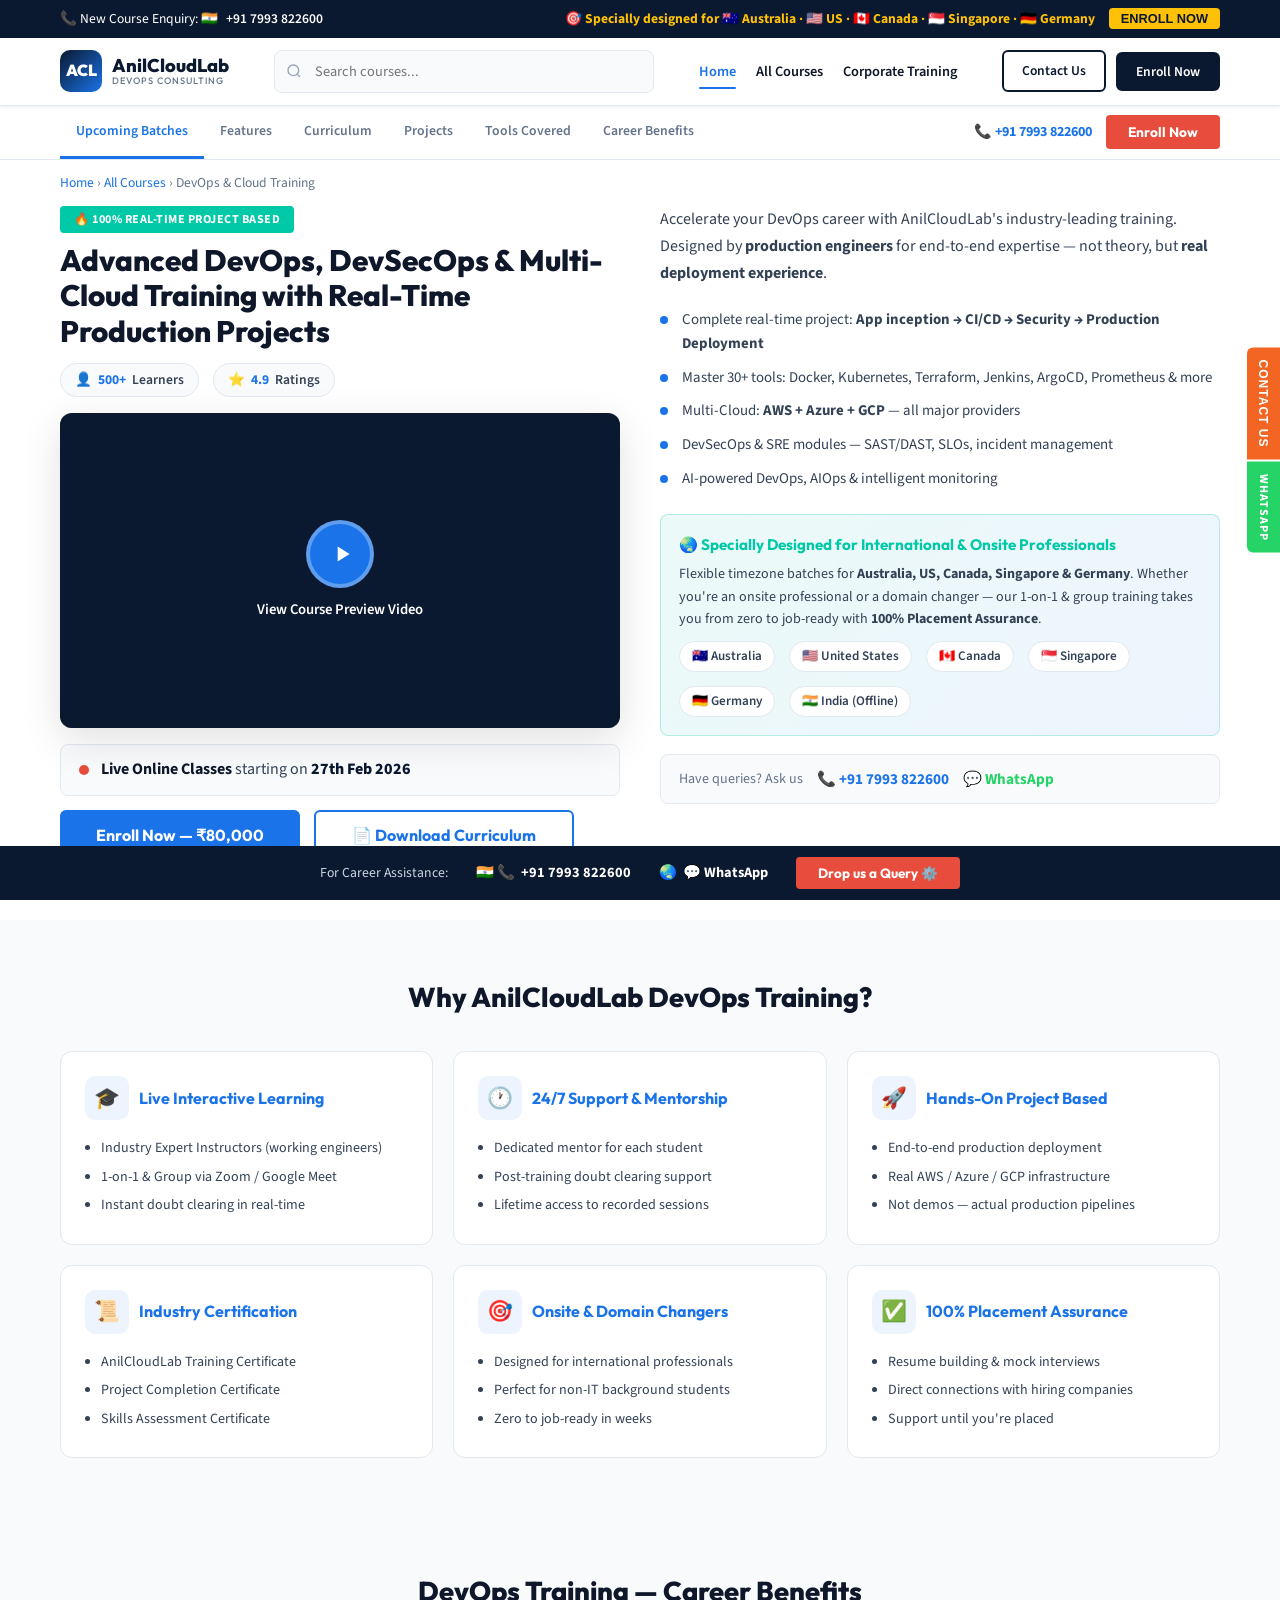
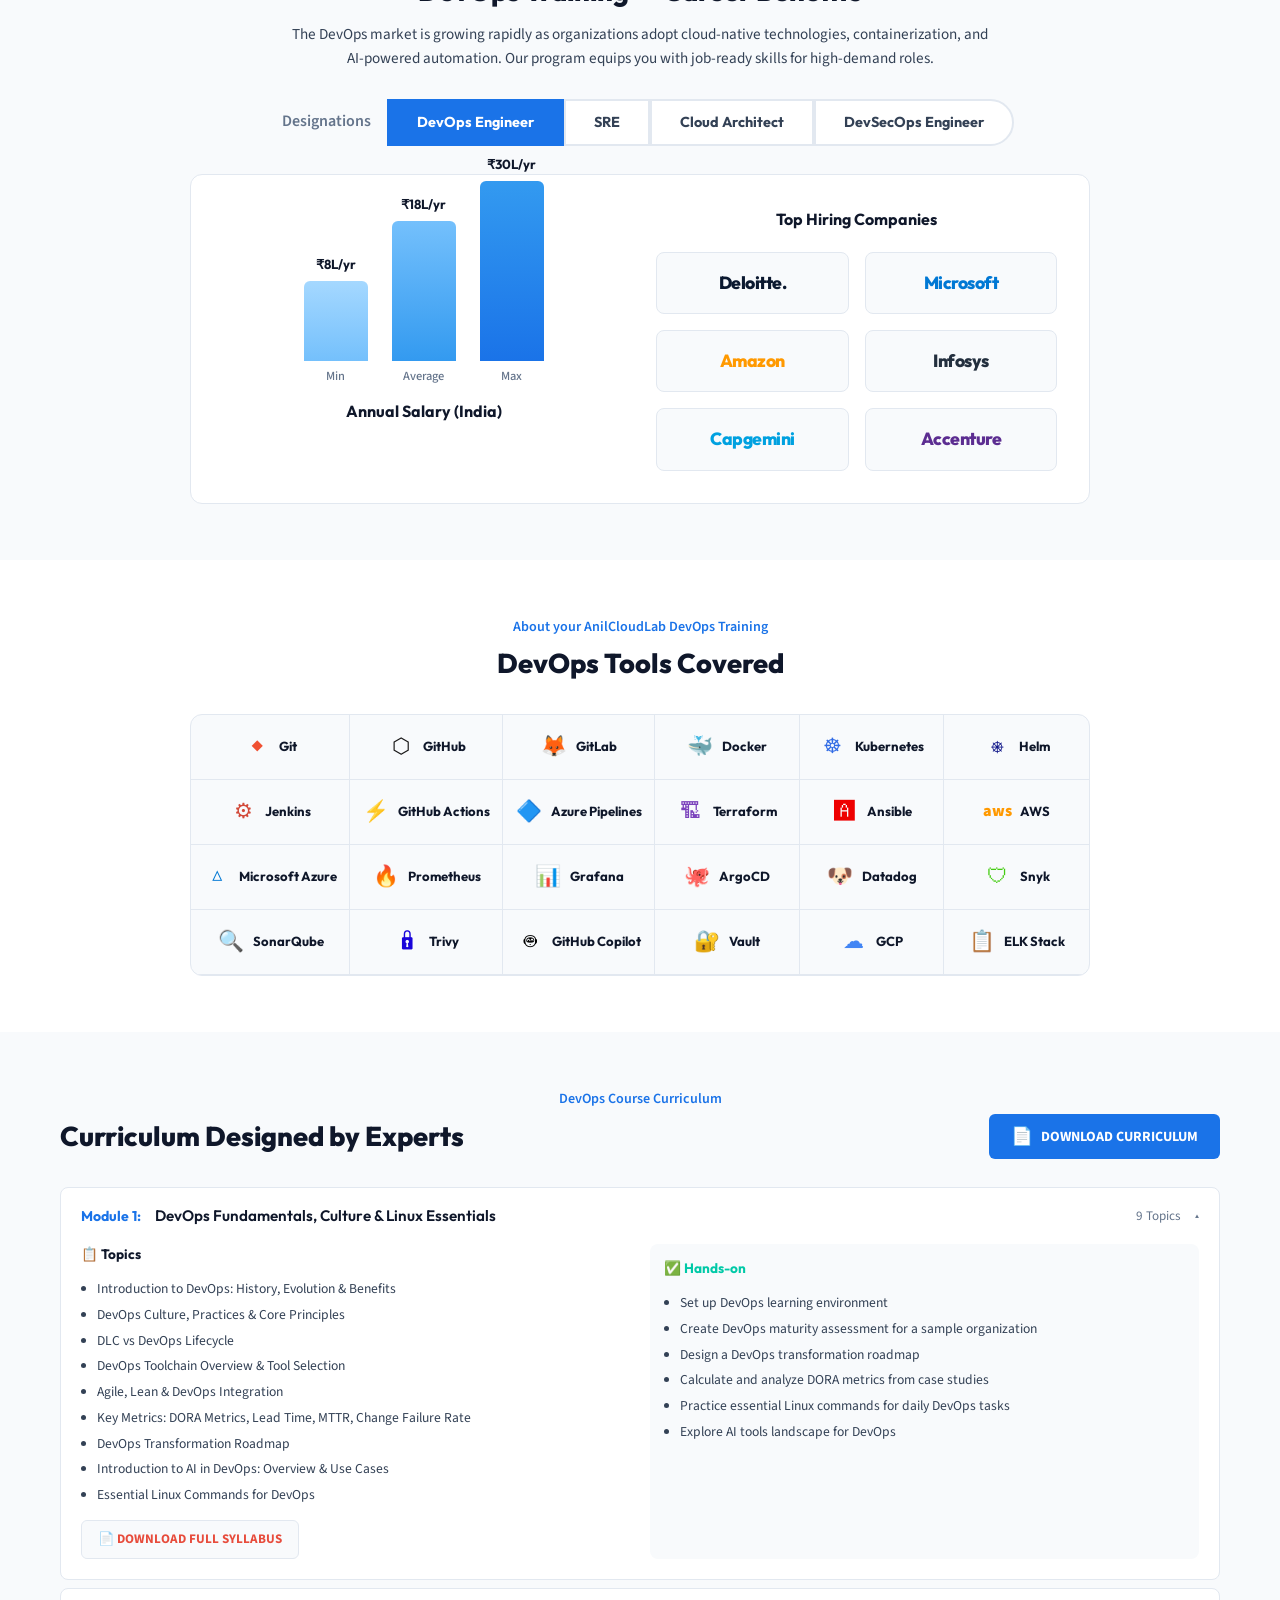
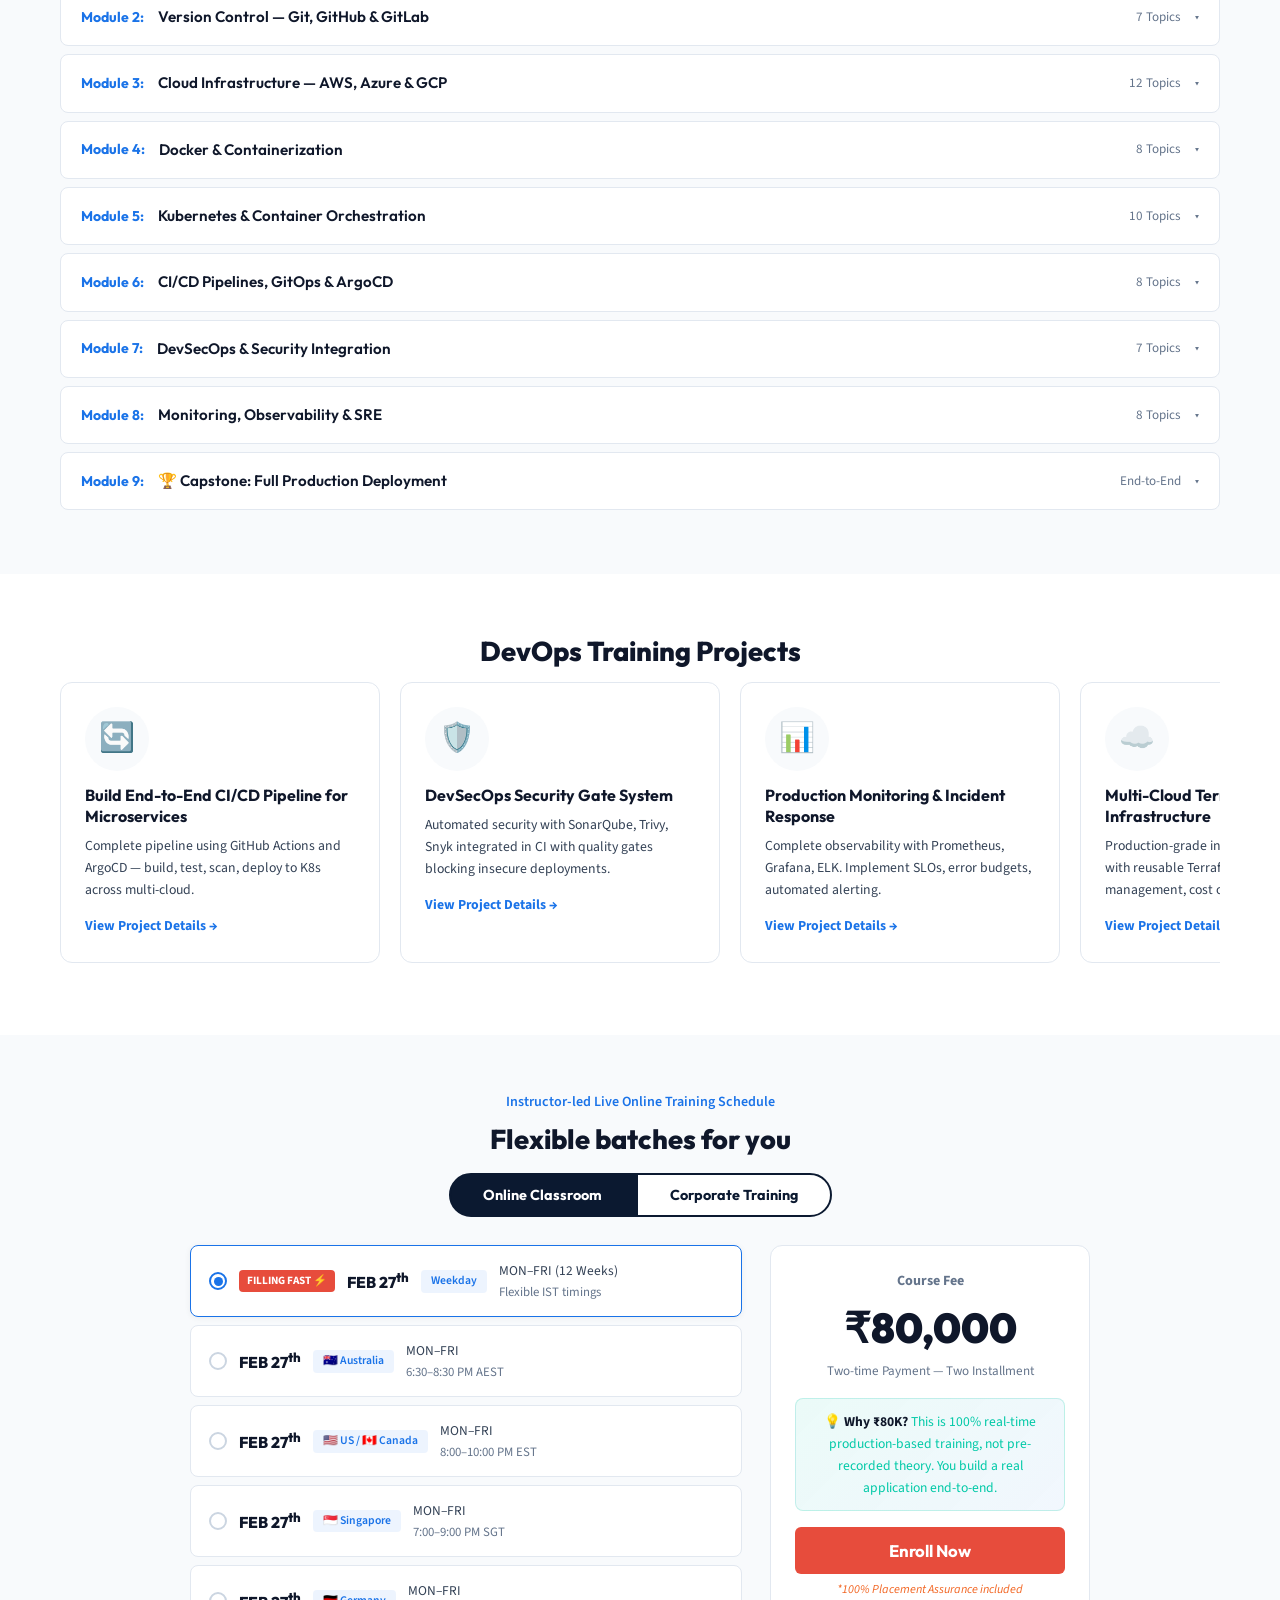
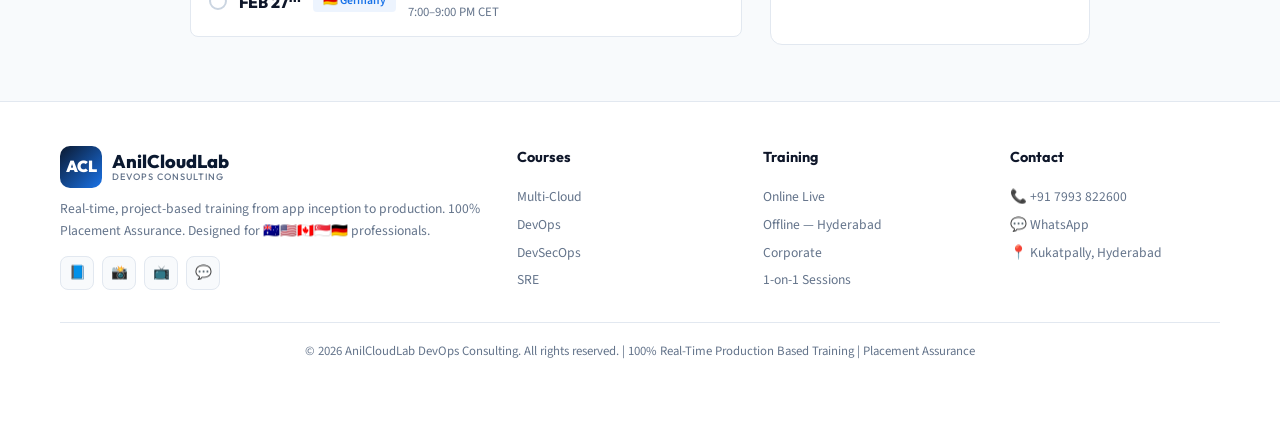
<file: index_backup.html>
<!DOCTYPE html>
<html lang="en">
<head>
<meta charset="UTF-8">
<meta name="google-site-verification" content="PxetIQFyQd6lU94QWJth1lDKcfCAhkZHGHRXb4VcsN8" />
<title>AnilCloudLab DevOps Consulting | Real-Time Project-Based Training | 100% Placement Assurance</title>
<link rel="preconnect" href="https://fonts.googleapis.com">
<link rel="preconnect" href="https://fonts.gstatic.com" crossorigin>
<link href="https://fonts.googleapis.com/css2?family=Outfit:wght@300;400;500;600;700;800;900&family=Source+Sans+3:ital,wght@0,400;0,500;0,600;0,700;1,400&family=JetBrains+Mono:wght@400;500;600&display=swap" rel="stylesheet">
<style>
:root{--navy:#0b1930;--navy-l:#122244;--blue:#1a73e8;--blue-d:#1557b0;--blue-l:#4a9af5;--cyan:#00c9a7;--orange:#f26522;--red:#e74c3c;--gold:#ffc107;--w:#fff;--g50:#f8fafc;--g100:#f1f5f9;--g200:#e2e8f0;--g300:#cbd5e1;--g400:#94a3b8;--g500:#64748b;--g600:#475569;--g700:#334155;--td:#0f172a;--tb:#334155;--tl:#64748b;--sh:0 4px 16px rgba(0,0,0,0.1);--shL:0 12px 40px rgba(0,0,0,0.12);--r:12px;--rs:8px}
*,*::before,*::after{margin:0;padding:0;box-sizing:border-box}
html{scroll-behavior:smooth}
body{font-family:'Source Sans 3',sans-serif;color:var(--tb);background:var(--w);line-height:1.6;overflow-x:hidden}
a{text-decoration:none;color:inherit}ul{list-style:none}img{max-width:100%}
.container{max-width:1200px;margin:0 auto;padding:0 20px}

/* TOP BAR */
.top-bar{background:var(--navy);color:var(--w);padding:8px 0;font-size:.85rem;z-index:1001;position:relative}
.top-bar-inner{display:flex;justify-content:space-between;align-items:center;flex-wrap:wrap;gap:8px}
.top-bar-left{display:flex;align-items:center;gap:8px}
.top-bar-left a{color:var(--w);font-weight:600}
.top-bar-right{display:flex;align-items:center;gap:6px}
.top-bar-offer{color:var(--gold);font-weight:700}
.countdown{display:inline-flex;gap:4px;margin-left:8px}
.cd-u{background:rgba(255,255,255,.15);padding:2px 6px;border-radius:4px;font-weight:700;font-size:.82rem;font-family:'JetBrains Mono',monospace}
.grab-btn{background:var(--gold);color:var(--navy);padding:3px 12px;border-radius:4px;font-weight:700;font-size:.8rem;margin-left:8px;cursor:pointer;border:none;transition:.2s}
.grab-btn:hover{background:#ffd54f}

/* NAVBAR */
.navbar{background:var(--w);border-bottom:1px solid var(--g200);position:sticky;top:0;z-index:1000;box-shadow:0 1px 3px rgba(0,0,0,.08)}
.nav-inner{display:flex;align-items:center;justify-content:space-between;padding:12px 20px;max-width:1200px;margin:0 auto;gap:16px}
.nav-logo{display:flex;align-items:center;gap:10px;flex-shrink:0}
.nav-logo-mark{width:42px;height:42px;border-radius:10px;background:linear-gradient(135deg,var(--navy),var(--blue));display:flex;align-items:center;justify-content:center;font-family:'Outfit',sans-serif;font-weight:900;font-size:1rem;color:var(--w)}
.nav-logo-text{font-family:'Outfit',sans-serif;font-weight:800;font-size:1.15rem;color:var(--navy);line-height:1.1}
.nav-logo-text small{display:block;font-size:.58rem;font-weight:500;color:var(--tl);letter-spacing:1px;text-transform:uppercase}

/* SEARCH BAR WITH DROPDOWN */
.nav-search-wrap{flex:1;max-width:380px;position:relative}
.nav-search-input{width:100%;padding:10px 16px 10px 40px;border:1.5px solid var(--g200);border-radius:8px;font-size:.9rem;font-family:'Source Sans 3',sans-serif;outline:none;transition:.2s;background:var(--g50)}
.nav-search-input:focus{border-color:var(--blue);background:var(--w)}
.nav-search-icon{position:absolute;left:12px;top:50%;transform:translateY(-50%);color:var(--g400);pointer-events:none}
.search-dropdown{display:none;position:absolute;top:calc(100% + 4px);left:-60px;right:-200px;width:720px;background:var(--w);border:1px solid var(--g200);border-radius:var(--r);box-shadow:var(--shL);z-index:100;padding:28px;animation:fadeDown .2s ease}
.search-dropdown.show{display:grid;grid-template-columns:1fr 1.4fr;gap:32px}
@keyframes fadeDown{from{opacity:0;transform:translateY(-8px)}to{opacity:1;transform:translateY(0)}}
.sd-col h4{font-family:'Outfit',sans-serif;font-size:.88rem;font-weight:700;color:var(--td);margin-bottom:12px}
.sd-link{display:block;padding:5px 0;font-size:.9rem;color:var(--blue);font-weight:500;cursor:pointer;transition:.2s}
.sd-link:hover{color:var(--blue-d);padding-left:4px}
.sd-cats{display:flex;flex-wrap:wrap;gap:8px;margin-top:16px}
.sd-cat{padding:6px 16px;border:1px solid var(--g200);border-radius:50px;font-size:.82rem;font-weight:500;color:var(--tb);cursor:pointer;transition:.2s}
.sd-cat:hover{border-color:var(--blue);color:var(--blue)}
.sd-course-card{background:var(--g50);border:1px solid var(--g200);border-radius:var(--rs);padding:16px;margin-bottom:12px;cursor:pointer;transition:.2s}
.sd-course-card:hover{border-color:var(--blue);box-shadow:var(--sh)}
.sd-course-card h5{font-family:'Outfit',sans-serif;font-size:.95rem;font-weight:700;color:var(--td);margin-bottom:4px}
.sd-course-card p{font-size:.8rem;color:var(--tl)}
.sd-course-card .know{color:var(--blue);font-weight:700;font-size:.82rem;margin-top:8px;display:inline-block}
.sd-view-all{color:var(--blue);font-weight:700;font-size:.88rem;cursor:pointer;margin-top:8px;display:inline-block}

.nav-links{display:flex;align-items:center;gap:20px}
.nav-link{font-size:.9rem;font-weight:600;color:var(--td);cursor:pointer;transition:.2s;white-space:nowrap;padding:4px 0;position:relative}
.nav-link:hover,.nav-link.active{color:var(--blue)}
.nav-link.active::after{content:'';position:absolute;bottom:-2px;left:0;right:0;height:2px;background:var(--blue);border-radius:2px}
.nav-actions{display:flex;align-items:center;gap:10px}
.btn-o{padding:8px 18px;border:2px solid var(--navy);border-radius:6px;font-weight:600;font-size:.85rem;color:var(--navy);background:transparent;cursor:pointer;transition:.2s;font-family:'Source Sans 3'}
.btn-o:hover{background:var(--navy);color:var(--w)}
.btn-f{padding:8px 18px;border:2px solid var(--navy);border-radius:6px;font-weight:600;font-size:.85rem;color:var(--w);background:var(--navy);cursor:pointer;transition:.2s;font-family:'Source Sans 3'}

.nav-mob{display:none;background:none;border:none;cursor:pointer;padding:8px}
.nav-mob span{display:block;width:22px;height:2px;background:var(--navy);margin:5px 0}

/* PAGES */
.page{display:none}.page.active{display:block}

/* SUB-NAV */
.sub-nav{background:var(--w);border-bottom:1px solid var(--g200);position:sticky;top:66px;z-index:999;overflow-x:auto}
.sub-nav-inner{display:flex;align-items:center;justify-content:space-between;max-width:1200px;margin:0 auto;padding:0 20px}
.sub-nav-links{display:flex;gap:0}
.snl{padding:14px 16px;font-size:.86rem;font-weight:600;color:var(--tl);cursor:pointer;white-space:nowrap;border-bottom:3px solid transparent;transition:.2s}
.snl:hover,.snl.active{color:var(--blue);border-bottom-color:var(--blue)}
.sub-nav-r{display:flex;align-items:center;gap:14px}
.sub-nav-phone{color:var(--blue);font-weight:700;font-size:.88rem}
.snr-enroll{padding:8px 22px;background:var(--red);color:var(--w);border:none;border-radius:4px;font-weight:700;font-size:.86rem;cursor:pointer;font-family:'Outfit';transition:.2s}
.snr-enroll:hover{background:#c0392b}

/* BREADCRUMB */
.breadcrumb{padding:12px 0;font-size:.85rem;color:var(--tl)}.breadcrumb a{color:var(--blue)}

/* HERO */
.hero-grid{display:grid;grid-template-columns:1fr 1fr;gap:40px;align-items:start;padding-bottom:40px}
.hero-badge{display:inline-block;background:var(--cyan);color:var(--w);padding:4px 14px;border-radius:4px;font-size:.76rem;font-weight:700;text-transform:uppercase;letter-spacing:.5px;margin-bottom:10px}
.hero-title{font-family:'Outfit';font-size:1.85rem;font-weight:800;color:var(--td);line-height:1.2;margin-bottom:14px}
.hero-meta{display:flex;gap:14px;margin-bottom:16px;flex-wrap:wrap}
.hm-item{display:flex;align-items:center;gap:6px;padding:5px 14px;background:var(--g50);border:1px solid var(--g200);border-radius:50px;font-size:.85rem;font-weight:600}
.hm-item .v{color:var(--blue);font-weight:700}

/* VIDEO */
.video-box{position:relative;border-radius:var(--r);overflow:hidden;background:var(--navy);aspect-ratio:16/9;cursor:pointer;box-shadow:var(--shL);margin-bottom:16px}
.video-box iframe{width:100%;height:100%;border:none}
.video-overlay{position:absolute;inset:0;background:linear-gradient(180deg,rgba(11,25,48,.3),rgba(11,25,48,.7));display:flex;flex-direction:column;align-items:center;justify-content:center;gap:10px;transition:.3s}
.video-box.playing .video-overlay{opacity:0;pointer-events:none}
.play-btn{width:68px;height:68px;border-radius:50%;background:var(--blue);border:4px solid rgba(255,255,255,.3);display:flex;align-items:center;justify-content:center;transition:.3s}
.play-btn:hover{transform:scale(1.1);box-shadow:0 0 30px rgba(26,115,232,.5)}
.play-btn svg{fill:var(--w);width:26px;height:26px;margin-left:4px}
.video-label{color:var(--w);font-weight:600;font-size:.92rem}

.batch-banner{display:flex;align-items:center;gap:12px;padding:12px 18px;background:var(--g50);border:1px solid var(--g200);border-radius:var(--rs);margin-bottom:14px}
.live-dot{width:10px;height:10px;border-radius:50%;background:var(--red);animation:pulse 1.5s ease-in-out infinite}
@keyframes pulse{0%,100%{opacity:1}50%{opacity:.4}}
.batch-text strong{color:var(--td)}.batch-date{font-weight:800;color:var(--navy)}

.hero-ctas{display:flex;gap:14px;flex-wrap:wrap;margin-bottom:20px}
.cta-p{padding:13px 36px;background:var(--blue);color:var(--w);border:none;border-radius:6px;font-family:'Outfit';font-weight:700;font-size:1rem;cursor:pointer;transition:.3s}
.cta-p:hover{background:var(--blue-d);box-shadow:0 8px 24px rgba(26,115,232,.3);transform:translateY(-2px)}
.cta-s{padding:13px 36px;background:var(--w);color:var(--blue);border:2px solid var(--blue);border-radius:6px;font-family:'Outfit';font-weight:700;font-size:1rem;cursor:pointer;transition:.3s}
.cta-s:hover{background:rgba(26,115,232,.05)}

.hero-desc{font-size:1rem;line-height:1.7;margin-bottom:16px}
.hero-hl li{padding:5px 0 5px 22px;position:relative;font-size:.93rem}
.hero-hl li::before{content:'';position:absolute;left:0;top:13px;width:8px;height:8px;background:var(--blue);border-radius:50%}

/* GLOBAL FOCUS BANNER */
.global-banner{background:linear-gradient(135deg,rgba(0,201,167,.08),rgba(26,115,232,.08));border:1px solid rgba(0,201,167,.25);border-radius:var(--rs);padding:18px;margin:18px 0}
.global-banner h4{font-family:'Outfit';font-size:.95rem;font-weight:700;color:var(--cyan);margin-bottom:6px}
.global-banner p{font-size:.88rem;color:var(--tb)}
.country-flags{display:flex;gap:14px;margin-top:10px;flex-wrap:wrap}
.country-flag{display:flex;align-items:center;gap:6px;padding:4px 12px;background:var(--w);border:1px solid var(--g200);border-radius:50px;font-size:.82rem;font-weight:600}

.hero-contact{display:flex;align-items:center;gap:14px;padding:12px 18px;background:var(--g50);border-radius:var(--rs);border:1px solid var(--g200);margin-top:16px;flex-wrap:wrap}
.hero-contact span{font-size:.88rem;color:var(--tl)}
.hero-contact a{font-weight:700;font-size:.95rem}

/* SECTION HEADING */
.sh{font-family:'Outfit';font-size:1.7rem;font-weight:800;color:var(--td);text-align:center;margin-bottom:8px}
.sh-sub{text-align:center;font-size:.88rem;color:var(--blue);font-weight:600;margin-bottom:4px}
.sec{padding:56px 0}

/* FEATURES */
.feat-grid{display:grid;grid-template-columns:repeat(3,1fr);gap:20px;margin-top:32px}
.feat-card{background:var(--w);border:1px solid var(--g200);border-radius:var(--r);padding:24px;transition:.3s}
.feat-card:hover{box-shadow:var(--sh);border-color:var(--blue)}
.feat-hdr{display:flex;align-items:center;gap:10px;margin-bottom:14px}
.feat-icon{width:44px;height:44px;border-radius:10px;background:rgba(26,115,232,.08);display:flex;align-items:center;justify-content:center;font-size:1.3rem}
.feat-card h3{font-family:'Outfit';font-size:1rem;font-weight:700;color:var(--blue)}
.feat-card ul{list-style:disc;padding-left:16px}
.feat-card li{font-size:.88rem;color:var(--tb);padding:3px 0}
.feat-cta{background:var(--w);border:1px solid var(--g200);border-radius:var(--r);padding:28px;display:flex;flex-direction:column;align-items:center;justify-content:center;text-align:center;grid-column:span 3}
.feat-cta h4{font-family:'Outfit';font-size:1.15rem;font-weight:700;margin:6px 0 14px}

/* ====== SALARY & HIRING COMPANIES SECTION ====== */
.salary-sec{padding:56px 0;background:var(--g50)}
.salary-desc{text-align:center;max-width:700px;margin:0 auto 28px;font-size:.95rem;color:var(--tb)}

.desig-tabs{display:flex;justify-content:center;gap:0;margin-bottom:28px;flex-wrap:wrap}
.desig-tab{padding:10px 28px;font-family:'Outfit';font-weight:700;font-size:.9rem;border:2px solid var(--g200);cursor:pointer;transition:.2s;background:var(--w);color:var(--tb)}
.desig-tab:first-child{border-radius:50px 0 0 50px}
.desig-tab:last-child{border-radius:0 50px 50px 0}
.desig-tab.active{background:var(--blue);color:var(--w);border-color:var(--blue)}

.salary-content{display:none;background:var(--w);border:1px solid var(--g200);border-radius:var(--r);padding:32px;max-width:900px;margin:0 auto}
.salary-content.active{display:grid;grid-template-columns:1fr 1fr;gap:32px}
.salary-chart{text-align:center}
.chart-bars{display:flex;align-items:flex-end;justify-content:center;gap:24px;height:180px;margin-bottom:12px}
.chart-bar{display:flex;flex-direction:column;align-items:center;gap:6px}
.chart-bar-fill{width:64px;border-radius:6px 6px 0 0;transition:.5s}
.chart-bar-label{font-size:.78rem;color:var(--tl);font-weight:500}
.chart-bar-val{font-family:'Outfit';font-size:.82rem;font-weight:700;color:var(--td)}
.chart-title{font-family:'Outfit';font-size:1rem;font-weight:700;color:var(--td);margin-top:8px}

.hiring-companies{text-align:center}
.hiring-companies h4{font-family:'Outfit';font-size:1rem;font-weight:700;color:var(--td);margin-bottom:20px}
.company-logos{display:grid;grid-template-columns:repeat(2,1fr);gap:16px}
.company-logo{background:var(--g50);border:1px solid var(--g200);border-radius:var(--rs);padding:16px;display:flex;align-items:center;justify-content:center;font-family:'Outfit';font-weight:800;font-size:1.1rem;color:var(--navy);letter-spacing:-0.5px;min-height:60px}

/* TOOLS SECTION */
.tools-sec{padding:56px 0}
.tools-grid{display:grid;grid-template-columns:repeat(6,1fr);gap:0;max-width:900px;margin:28px auto 0;background:var(--g50);border:1px solid var(--g200);border-radius:var(--r);overflow:hidden}
.tool-cell{display:flex;align-items:center;justify-content:center;gap:8px;padding:18px 12px;border-right:1px solid var(--g200);border-bottom:1px solid var(--g200);transition:.2s;cursor:default}
.tool-cell:hover{background:var(--w);box-shadow:inset 0 0 0 2px rgba(26,115,232,.15)}
.tool-cell:nth-child(6n){border-right:none}
.tool-icon{font-size:1.3rem;width:28px;height:28px;display:flex;align-items:center;justify-content:center;flex-shrink:0}
.tool-name{font-family:'Outfit';font-size:.82rem;font-weight:700;color:var(--td);white-space:nowrap}

/* CURRICULUM */
.curric-sec{padding:56px 0;background:var(--g50)}
.curric-hdr{display:flex;align-items:center;justify-content:space-between;margin-bottom:28px;flex-wrap:wrap;gap:14px}
.curric-hdr h2{font-family:'Outfit';font-size:1.7rem;font-weight:800;color:var(--td)}
.dl-btn{display:flex;align-items:center;gap:8px;padding:10px 22px;background:var(--blue);color:var(--w);border:none;border-radius:6px;font-weight:700;font-size:.88rem;cursor:pointer;font-family:'Source Sans 3';transition:.2s}
.dl-btn:hover{background:var(--blue-d)}
.dl-btn .pdf-icon{color:var(--red);font-size:1.1rem}

.mod-item{background:var(--w);border:1px solid var(--g200);border-radius:var(--rs);margin-bottom:8px;overflow:hidden}
.mod-hdr{padding:16px 20px;cursor:pointer;display:flex;align-items:center;justify-content:space-between;transition:.2s}
.mod-hdr:hover{background:var(--g50)}
.mod-hdr-l{display:flex;align-items:center;gap:14px}
.mod-num{font-family:'Outfit';font-size:.88rem;font-weight:700;color:var(--blue);white-space:nowrap}
.mod-hdr h4{font-family:'Outfit';font-size:.95rem;font-weight:600;color:var(--td)}
.mod-meta{display:flex;align-items:center;gap:14px;font-size:.82rem;color:var(--tl)}
.mod-arrow{transition:transform .3s;color:var(--tl)}
.mod-item.open .mod-arrow{transform:rotate(180deg)}
.mod-body{max-height:0;overflow:hidden;transition:max-height .4s ease}
.mod-item.open .mod-body{max-height:800px}
.mod-content{padding:0 20px 20px;display:grid;grid-template-columns:1fr 1fr;gap:20px}
.mod-topics h5,.mod-hands h5{font-family:'Outfit';font-size:.85rem;font-weight:700;margin-bottom:10px;display:flex;align-items:center;gap:6px}
.mod-topics h5{color:var(--td)}.mod-hands h5{color:var(--cyan)}
.mod-hands{background:var(--g50);border-radius:var(--rs);padding:14px}
.mod-topics ul,.mod-hands ul{list-style:disc;padding-left:16px}
.mod-topics li,.mod-hands li{font-size:.85rem;padding:2px 0;color:var(--tb)}
.mod-dl-btn{display:inline-flex;align-items:center;gap:6px;margin-top:12px;padding:8px 16px;background:var(--g50);border:1px solid var(--g200);border-radius:6px;font-size:.82rem;font-weight:700;color:var(--red);cursor:pointer;transition:.2s}
.mod-dl-btn:hover{border-color:var(--red);background:rgba(231,76,60,.05)}

/* PROJECTS */
.proj-sec{padding:56px 0}
.proj-scroll{display:flex;gap:20px;overflow-x:auto;padding-bottom:16px;scroll-snap-type:x mandatory}
.proj-scroll::-webkit-scrollbar{height:6px}
.proj-scroll::-webkit-scrollbar-thumb{background:var(--g300);border-radius:3px}
.proj-card{min-width:320px;background:var(--w);border:1px solid var(--g200);border-radius:var(--r);padding:24px;scroll-snap-align:start;transition:.3s}
.proj-card:hover{box-shadow:var(--sh)}
.proj-icon{width:64px;height:64px;border-radius:50%;background:var(--g50);display:flex;align-items:center;justify-content:center;font-size:1.8rem;margin-bottom:14px}
.proj-card h3{font-family:'Outfit';font-size:1rem;font-weight:700;color:var(--td);margin-bottom:8px;line-height:1.3}
.proj-card p{font-size:.86rem;color:var(--tb);margin-bottom:12px}
.proj-link{color:var(--blue);font-weight:700;font-size:.86rem}

/* BATCHES */
.batch-sec{padding:56px 0;background:var(--g50)}
.batch-toggle{display:flex;justify-content:center;gap:0;margin:12px 0 28px}
.bt-btn{padding:11px 32px;font-family:'Outfit';font-weight:700;font-size:.9rem;border:2px solid var(--navy);cursor:pointer;transition:.2s;background:var(--w);color:var(--navy)}
.bt-btn:first-child{border-radius:50px 0 0 50px}
.bt-btn:last-child{border-radius:0 50px 50px 0}
.bt-btn.active{background:var(--navy);color:var(--w)}

.batch-grid{display:grid;grid-template-columns:1fr 320px;gap:28px;max-width:900px;margin:0 auto}
.batch-row{display:flex;align-items:center;gap:12px;padding:14px 18px;background:var(--w);border:1px solid var(--g200);border-radius:var(--rs);margin-bottom:8px;cursor:pointer;transition:.2s;flex-wrap:wrap}
.batch-row:hover,.batch-row.sel{border-color:var(--blue);box-shadow:0 1px 6px rgba(0,0,0,.06)}
.batch-radio{width:18px;height:18px;border-radius:50%;border:2px solid var(--g300);display:flex;align-items:center;justify-content:center;flex-shrink:0}
.batch-row.sel .batch-radio{border-color:var(--blue)}
.batch-row.sel .batch-radio::after{content:'';width:9px;height:9px;border-radius:50%;background:var(--blue)}
.b-fill{background:var(--red);color:var(--w);padding:2px 8px;border-radius:4px;font-size:.7rem;font-weight:700;text-transform:uppercase}
.b-date{font-family:'Outfit';font-weight:800;font-size:.98rem;color:var(--td)}
.b-tag{background:rgba(26,115,232,.08);color:var(--blue);padding:2px 10px;border-radius:4px;font-size:.73rem;font-weight:600}
.b-detail{font-size:.84rem;color:var(--tb)}
.b-time{font-size:.8rem;color:var(--tl)}

.batch-price{background:var(--w);border:1px solid var(--g200);border-radius:var(--r);padding:24px;text-align:center}
.batch-price h4{font-size:.88rem;color:var(--tl);margin-bottom:2px}
.bp-main{font-family:'Outfit';font-size:2.6rem;font-weight:900;color:var(--td)}
.bp-label{font-size:.82rem;color:var(--tl);display:block;margin-bottom:16px}
.bp-note{background:linear-gradient(135deg,rgba(0,201,167,.08),rgba(26,115,232,.06));border:1px solid rgba(0,201,167,.2);border-radius:var(--rs);padding:12px;margin-bottom:16px;font-size:.85rem;color:var(--cyan)}
.bp-note strong{color:var(--td)}
.bp-enroll{display:block;width:100%;padding:13px;background:var(--red);color:var(--w);border:none;border-radius:6px;font-family:'Outfit';font-weight:700;font-size:1.05rem;cursor:pointer;transition:.2s;margin-bottom:6px}
.bp-enroll:hover{background:#c0392b}
.bp-offer{font-size:.76rem;color:var(--orange);font-style:italic}

/* COURSES PAGE */
.cp-hdr{padding:36px 0 20px}
.cp-hdr h1{font-family:'Outfit';font-size:1.9rem;font-weight:800;color:var(--blue);margin-bottom:4px}
.cp-hdr p{font-size:.95rem;color:var(--tl)}
.cat-pills{display:flex;flex-wrap:wrap;gap:10px;padding:16px 0}
.cat-pill{padding:9px 22px;border-radius:8px;border:1px solid var(--g200);background:var(--w);font-size:.88rem;font-weight:600;color:var(--tb);cursor:pointer;transition:.2s}
.cat-pill.active,.cat-pill:hover{background:var(--blue);color:var(--w);border-color:var(--blue)}
.courses-grid{display:grid;grid-template-columns:repeat(auto-fit,minmax(320px,1fr));gap:20px;padding:28px 0 56px}
.cl-card{background:var(--w);border:1px solid var(--g200);border-radius:var(--r);overflow:hidden;transition:.3s;cursor:pointer}
.cl-card:hover{box-shadow:var(--shL);transform:translateY(-4px)}
.cl-top{padding:22px 22px 14px}
.cl-badge{display:inline-block;padding:3px 10px;border-radius:4px;font-size:.7rem;font-weight:700;text-transform:uppercase;letter-spacing:.5px;margin-bottom:8px}
.cl-card h3{font-family:'Outfit';font-size:1.1rem;font-weight:700;color:var(--td);margin-bottom:6px;line-height:1.3}
.cl-card p{font-size:.86rem;color:var(--tb);margin-bottom:10px}
.cl-tags{display:flex;flex-wrap:wrap;gap:5px;margin-bottom:14px}
.cl-tags span{padding:3px 9px;background:var(--g50);border:1px solid var(--g200);border-radius:50px;font-size:.72rem;color:var(--tl);font-weight:500}
.cl-bottom{padding:12px 22px;background:var(--g50);border-top:1px solid var(--g200);display:flex;align-items:center;justify-content:space-between}
.cl-stat{font-size:.82rem;color:var(--tl);display:flex;align-items:center;gap:3px}
.cl-stat .v{font-weight:700;color:var(--td)}

/* CORPORATE PAGE */
.corp-hero{background:linear-gradient(135deg,var(--navy),#162a50);padding:72px 0;color:var(--w);position:relative;overflow:hidden}
.corp-hero::after{content:'';position:absolute;top:-50%;right:-10%;width:500px;height:500px;border-radius:50%;background:rgba(26,115,232,.08)}
.corp-content{position:relative;z-index:1;max-width:560px}
.corp-label{font-size:.78rem;font-weight:700;letter-spacing:2px;text-transform:uppercase;color:var(--gold);margin-bottom:6px}
.corp-hero h1{font-family:'Outfit';font-size:2.4rem;font-weight:900;line-height:1.15;margin-bottom:14px}
.corp-hero p{font-size:1.05rem;opacity:.85;margin-bottom:24px}
.corp-cta{display:inline-block;padding:13px 36px;background:var(--orange);color:var(--w);border:none;border-radius:6px;font-family:'Outfit';font-weight:700;font-size:1rem;cursor:pointer;transition:.2s}
.corp-cta:hover{background:var(--orange-l)}
.corp-feat{padding:56px 0}
.corp-feat-grid{display:grid;grid-template-columns:repeat(3,1fr);gap:20px}
.cf-card{background:var(--w);border:1px solid var(--g200);border-radius:var(--r);padding:24px;text-align:center}
.cf-icon{width:52px;height:52px;border-radius:50%;background:rgba(26,115,232,.08);display:flex;align-items:center;justify-content:center;font-size:1.4rem;margin:0 auto 14px}
.cf-card h4{font-family:'Outfit';font-size:.95rem;font-weight:700;color:var(--td);margin-bottom:6px}
.cf-card p{font-size:.85rem;color:var(--tb)}
.corp-contact{padding:56px 0;background:var(--g50)}
.corp-form-grid{display:grid;grid-template-columns:1fr 1fr;gap:40px;max-width:900px;margin:28px auto 0}
.corp-form{background:var(--w);border:1px solid var(--g200);border-radius:var(--r);padding:28px}
.corp-form h3{font-family:'Outfit';font-size:1.2rem;font-weight:700;margin-bottom:20px}

/* FORMS */
.fg{margin-bottom:14px}
.fg label{display:block;font-size:.82rem;font-weight:600;color:var(--tb);margin-bottom:4px}
.fg input,.fg select,.fg textarea{width:100%;padding:9px 12px;border:1.5px solid var(--g200);border-radius:6px;font-size:.9rem;font-family:'Source Sans 3';outline:none;transition:.2s;background:var(--w)}
.fg input:focus,.fg select:focus,.fg textarea:focus{border-color:var(--blue)}
.fr{display:grid;grid-template-columns:1fr 1fr;gap:14px}
.form-btn{width:100%;padding:13px;background:var(--blue);color:var(--w);border:none;border-radius:6px;font-family:'Outfit';font-weight:700;font-size:.95rem;cursor:pointer;transition:.2s;margin-top:6px}
.form-btn:hover{background:var(--blue-d)}

/* MODALS */
.modal-bg{display:none;position:fixed;inset:0;background:rgba(0,0,0,.6);z-index:2000;align-items:center;justify-content:center;backdrop-filter:blur(4px)}
.modal-bg.show{display:flex}
.modal{background:var(--w);border-radius:var(--r);padding:32px;max-width:420px;width:90%;position:relative;box-shadow:var(--shL);animation:modIn .3s}
@keyframes modIn{from{opacity:0;transform:translateY(16px) scale(.96)}to{opacity:1;transform:none}}
.modal-x{position:absolute;top:10px;right:14px;background:none;border:none;font-size:1.5rem;cursor:pointer;color:var(--tl);line-height:1}
.modal h3{font-family:'Outfit';font-size:1.2rem;font-weight:700;margin-bottom:4px}
.modal .md{font-size:.88rem;color:var(--tl);margin-bottom:18px}

/* BOTTOM BAR */
.bottom-bar{background:var(--navy);padding:11px 0;position:fixed;bottom:0;left:0;right:0;z-index:999}
.bottom-bar-inner{display:flex;align-items:center;justify-content:center;gap:28px;flex-wrap:wrap;max-width:1200px;margin:0 auto;padding:0 20px}
.bb-label{color:var(--g300);font-size:.86rem}
.bb-contact{display:flex;align-items:center;gap:6px;color:var(--w);font-weight:700;font-size:.9rem}
.bb-contact a{color:var(--w)}
.dq-btn{padding:8px 22px;background:var(--red);color:var(--w);border:none;border-radius:4px;font-weight:700;font-size:.84rem;cursor:pointer;font-family:'Outfit';transition:.2s}

/* SIDEBAR */
.contact-side{position:fixed;right:0;top:50%;transform:translateY(-50%);z-index:998;display:flex;flex-direction:column;gap:2px}
.cs-btn{writing-mode:vertical-rl;text-orientation:mixed;padding:12px 7px;font-size:.75rem;font-weight:700;letter-spacing:1px;text-transform:uppercase;border:none;cursor:pointer;transition:.2s}
.cs-contact{background:var(--orange);color:var(--w);border-radius:6px 0 0 0}
.cs-wa{background:#25d366;color:var(--w);border-radius:0 0 0 6px}

/* FOOTER */
.footer{padding:44px 0 80px;border-top:1px solid var(--g200)}
.footer-grid{display:grid;grid-template-columns:2fr 1fr 1fr 1fr;gap:36px}
.footer-brand p{font-size:.85rem;color:var(--tl);margin:10px 0 14px}
.f-social{display:flex;gap:8px}
.f-social a{width:34px;height:34px;border-radius:8px;background:var(--g50);border:1px solid var(--g200);display:flex;align-items:center;justify-content:center;font-size:.85rem;transition:.2s}
.f-social a:hover{border-color:var(--blue)}
.f-col h4{font-family:'Outfit';font-size:.9rem;font-weight:700;color:var(--td);margin-bottom:14px}
.f-col a{display:block;font-size:.85rem;color:var(--tl);padding:3px 0;transition:.2s}
.f-col a:hover{color:var(--blue)}
.footer-bottom{border-top:1px solid var(--g200);margin-top:28px;padding-top:18px;text-align:center;font-size:.8rem;color:var(--tl)}

/* RESPONSIVE */
@media(max-width:968px){
  .hero-grid,.salary-content.active,.mod-content,.batch-grid,.corp-feat-grid,.corp-form-grid,.footer-grid{grid-template-columns:1fr}
  .feat-grid{grid-template-columns:1fr}
  .feat-cta{grid-column:span 1}
  .tools-grid{grid-template-columns:repeat(3,1fr)}
  .nav-search-wrap,.nav-links,.nav-actions{display:none}
  .nav-mob{display:block}
  .sub-nav-r{display:none}
  .contact-side{display:none}
  .search-dropdown{width:calc(100vw - 40px);left:0;right:0}
  .top-bar-right{display:none}
}
@media(max-width:600px){
  .hero-ctas{flex-direction:column}
  .cta-p,.cta-s{width:100%;text-align:center}
  .courses-grid{grid-template-columns:1fr}
  .fr{grid-template-columns:1fr}
  .tools-grid{grid-template-columns:repeat(2,1fr)}
  .proj-card{min-width:260px}
  .desig-tabs{flex-direction:column;align-items:center}
  .desig-tab{border-radius:8px!important;width:200px;text-align:center}
}

.fade-in{opacity:0;transform:translateY(18px);transition:.6s ease}
.fade-in.visible{opacity:1;transform:none}
</style>
</head>
<body>

<!-- TOP BAR -->
<div class="top-bar">
<div class="container"><div class="top-bar-inner">
<div class="top-bar-left">📞 New Course Enquiry: 🇮🇳 <a href="tel:+917993822600">+91 7993 822600</a></div>
<div class="top-bar-right">
<span class="top-bar-offer">🎯 Specially designed for 🇦🇺 Australia · 🇺🇸 US · 🇨🇦 Canada · 🇸🇬 Singapore · 🇩🇪 Germany</span>
<button class="grab-btn" onclick="showModal()">ENROLL NOW</button>
</div>
</div></div>
</div>

<!-- NAVBAR -->
<nav class="navbar">
<div class="nav-inner">
<a href="#" class="nav-logo" onclick="showPage('home')">
<div class="nav-logo-mark">ACL</div>
<div class="nav-logo-text">AnilCloudLab<small>DevOps Consulting</small></div>
</a>

<!-- SEARCH WITH DROPDOWN -->
<div class="nav-search-wrap">
<svg class="nav-search-icon" width="16" height="16" viewBox="0 0 24 24" fill="none" stroke="currentColor" stroke-width="2"><circle cx="11" cy="11" r="8"/><path d="m21 21-4.35-4.35"/></svg>
<input type="text" class="nav-search-input" placeholder="Search courses..." onfocus="openSearch()" oninput="filterSearch(this.value)">
<div class="search-dropdown" id="searchDrop">
<div class="sd-col">
<h4>Popular Searches</h4>
<span class="sd-link" onclick="showPage('home');closeSearch()">aws</span>
<span class="sd-link" onclick="showPage('home');closeSearch()">devops</span>
<span class="sd-link" onclick="showPage('home');closeSearch()">kubernetes</span>
<span class="sd-link" onclick="showPage('home');closeSearch()">devsecops</span>
<span class="sd-link" onclick="showPage('home');closeSearch()">terraform</span>
<span class="sd-link" onclick="showPage('home');closeSearch()">multi-cloud</span>
<span class="sd-link" onclick="showPage('home');closeSearch()">sre</span>
<h4 style="margin-top:20px">Popular Course Categories</h4>
<div class="sd-cats">
<span class="sd-cat" onclick="showPage('courses');closeSearch()">DevOps</span>
<span class="sd-cat" onclick="showPage('courses');closeSearch()">Cloud Computing</span>
<span class="sd-cat" onclick="showPage('courses');closeSearch()">DevSecOps</span>
<span class="sd-cat" onclick="showPage('courses');closeSearch()">SRE</span>
</div>
</div>
<div class="sd-col">
<h4>Popular Courses</h4>
<div class="sd-course-card" onclick="showPage('home');closeSearch()">
<h5>Multi-Cloud Engineering (AWS+Azure+GCP)</h5>
<p>🔥 500+ Satisfied Learners</p>
<span class="know">KNOW MORE →</span>
</div>
<div class="sd-course-card" onclick="showPage('home');closeSearch()">
<h5>DevOps & DevSecOps Complete Program</h5>
<p>⭐ Real-Time Project Based</p>
<span class="know">KNOW MORE →</span>
</div>
<span class="sd-view-all" onclick="showPage('courses');closeSearch()">View All Courses →</span>
</div>
</div>
</div>

<div class="nav-links">
<span class="nav-link active" onclick="showPage('home')" data-pg="home">Home</span>
<span class="nav-link" onclick="showPage('courses')" data-pg="courses">All Courses</span>
<span class="nav-link" onclick="showPage('corporate')" data-pg="corporate">Corporate Training</span>
</div>
<div class="nav-actions">
<a href="https://wa.me/917993822600" target="_blank" class="btn-o">Contact Us</a>
<button class="btn-f" onclick="showModal()">Enroll Now</button>
</div>
<button class="nav-mob" onclick="document.querySelector('.nav-links').classList.toggle('show')"><span></span><span></span><span></span></button>
</div>
</nav>

<!-- ===== PAGE: HOME ===== -->
<div class="page active" id="page-home">

<div class="sub-nav"><div class="sub-nav-inner">
<div class="sub-nav-links">
<span class="snl active" onclick="sTo('batch-sec')">Upcoming Batches</span>
<span class="snl" onclick="sTo('feat-sec')">Features</span>
<span class="snl" onclick="sTo('curric-sec')">Curriculum</span>
<span class="snl" onclick="sTo('proj-sec')">Projects</span>
<span class="snl" onclick="sTo('tools-sec')">Tools Covered</span>
<span class="snl" onclick="sTo('salary-sec')">Career Benefits</span>
</div>
<div class="sub-nav-r">
<span class="sub-nav-phone">📞 <a href="tel:+917993822600">+91 7993 822600</a></span>
<button class="snr-enroll" onclick="showModal()">Enroll Now</button>
</div>
</div></div>

<!-- HERO -->
<section style="padding-bottom:0">
<div class="container">
<div class="breadcrumb"><a href="#" onclick="showPage('home')">Home</a> <span>›</span> <a href="#" onclick="showPage('courses')">All Courses</a> <span>›</span> DevOps & Cloud Training</div>
<div class="hero-grid">
<div>
<span class="hero-badge">🔥 100% Real-Time Project Based</span>
<h1 class="hero-title">Advanced DevOps, DevSecOps & Multi-Cloud Training with Real-Time Production Projects</h1>
<div class="hero-meta">
<span class="hm-item">👤 <span class="v">500+</span> Learners</span>
<span class="hm-item">⭐ <span class="v">4.9</span> Ratings</span>
</div>
<div class="video-box" id="vBox" onclick="playVid()">
<iframe id="ytF" src="https://www.youtube.com/embed/iBdJHRFZjaY?si=tjpseVtJ7ptMGWa5" title="Demo" allowfullscreen loading="lazy"></iframe>
<div class="video-overlay" id="vOvr">
<div class="play-btn"><svg viewBox="0 0 24 24"><path d="M8 5v14l11-7z"/></svg></div>
<span class="video-label">View Course Preview Video</span>
</div>
</div>
<div class="batch-banner">
<div class="live-dot"></div>
<div><span class="batch-text"><strong>Live Online Classes</strong> starting on </span><span class="batch-date">27th Feb 2026</span></div>
</div>
<div class="hero-ctas">
<button class="cta-p" onclick="showModal()">Enroll Now — ₹80,000</button>
<button class="cta-s" onclick="openDlModal('devops')">📄 Download Curriculum</button>
</div>
</div>

<div>
<p class="hero-desc">Accelerate your DevOps career with AnilCloudLab's industry-leading training. Designed by <strong>production engineers</strong> for end-to-end expertise — not theory, but <strong>real deployment experience</strong>.</p>
<ul class="hero-hl">
<li>Complete real-time project: <strong>App inception → CI/CD → Security → Production Deployment</strong></li>
<li>Master 30+ tools: Docker, Kubernetes, Terraform, Jenkins, ArgoCD, Prometheus & more</li>
<li>Multi-Cloud: <strong>AWS + Azure + GCP</strong> — all major providers</li>
<li>DevSecOps & SRE modules — SAST/DAST, SLOs, incident management</li>
<li>AI-powered DevOps, AIOps & intelligent monitoring</li>
</ul>

<div class="global-banner">
<h4>🌏 Specially Designed for International & Onsite Professionals</h4>
<p>Flexible timezone batches for <strong>Australia, US, Canada, Singapore & Germany</strong>. Whether you're an onsite professional or a domain changer — our 1-on-1 & group training takes you from zero to job-ready with <strong>100% Placement Assurance</strong>.</p>
<div class="country-flags">
<span class="country-flag">🇦🇺 Australia</span>
<span class="country-flag">🇺🇸 United States</span>
<span class="country-flag">🇨🇦 Canada</span>
<span class="country-flag">🇸🇬 Singapore</span>
<span class="country-flag">🇩🇪 Germany</span>
<span class="country-flag">🇮🇳 India (Offline)</span>
</div>
</div>

<div class="hero-contact">
<span>Have queries? Ask us</span>
<a href="tel:+917993822600" style="color:var(--blue)">📞 +91 7993 822600</a>
<a href="https://wa.me/917993822600" target="_blank" style="color:#25d366">💬 WhatsApp</a>
</div>
</div>
</div>
</div>
</section>

<!-- FEATURES -->
<section class="sec fade-in" id="feat-sec" style="background:var(--g50)">
<div class="container">
<h2 class="sh">Why AnilCloudLab DevOps Training?</h2>
<div class="feat-grid">
<div class="feat-card"><div class="feat-hdr"><div class="feat-icon">🎓</div><h3>Live Interactive Learning</h3></div><ul><li>Industry Expert Instructors (working engineers)</li><li>1-on-1 & Group via Zoom / Google Meet</li><li>Instant doubt clearing in real-time</li></ul></div>
<div class="feat-card"><div class="feat-hdr"><div class="feat-icon">🕐</div><h3>24/7 Support & Mentorship</h3></div><ul><li>Dedicated mentor for each student</li><li>Post-training doubt clearing support</li><li>Lifetime access to recorded sessions</li></ul></div>
<div class="feat-card"><div class="feat-hdr"><div class="feat-icon">🚀</div><h3>Hands-On Project Based</h3></div><ul><li>End-to-end production deployment</li><li>Real AWS / Azure / GCP infrastructure</li><li>Not demos — actual production pipelines</li></ul></div>
<div class="feat-card"><div class="feat-hdr"><div class="feat-icon">📜</div><h3>Industry Certification</h3></div><ul><li>AnilCloudLab Training Certificate</li><li>Project Completion Certificate</li><li>Skills Assessment Certificate</li></ul></div>
<div class="feat-card"><div class="feat-hdr"><div class="feat-icon">🎯</div><h3>Onsite & Domain Changers</h3></div><ul><li>Designed for international professionals</li><li>Perfect for non-IT background students</li><li>Zero to job-ready in weeks</li></ul></div>
<div class="feat-card"><div class="feat-hdr"><div class="feat-icon">✅</div><h3>100% Placement Assurance</h3></div><ul><li>Resume building & mock interviews</li><li>Direct connections with hiring companies</li><li>Support until you're placed</li></ul></div>
</div>
</div>
</section>

<!-- SALARY & HIRING SECTION -->
<section class="salary-sec fade-in" id="salary-sec">
<div class="container">
<h2 class="sh">DevOps Training — Career Benefits</h2>
<p class="salary-desc">The DevOps market is growing rapidly as organizations adopt cloud-native technologies, containerization, and AI-powered automation. Our program equips you with job-ready skills for high-demand roles.</p>

<div class="desig-tabs">
<span class="desig-label" style="padding:10px 16px;font-weight:600;color:var(--tl)">Designations</span>
<span class="desig-tab active" onclick="showDesig(0,this)">DevOps Engineer</span>
<span class="desig-tab" onclick="showDesig(1,this)">SRE</span>
<span class="desig-tab" onclick="showDesig(2,this)">Cloud Architect</span>
<span class="desig-tab" onclick="showDesig(3,this)">DevSecOps Engineer</span>
</div>

<!-- DevOps Engineer -->
<div class="salary-content active" id="desig-0">
<div class="salary-chart">
<div class="chart-bars">
<div class="chart-bar"><span class="chart-bar-val">₹8L/yr</span><div class="chart-bar-fill" style="height:80px;background:linear-gradient(180deg,#a5d8ff,#74c0fc)"></div><span class="chart-bar-label">Min</span></div>
<div class="chart-bar"><span class="chart-bar-val">₹18L/yr</span><div class="chart-bar-fill" style="height:140px;background:linear-gradient(180deg,#74c0fc,#339af0)"></div><span class="chart-bar-label">Average</span></div>
<div class="chart-bar"><span class="chart-bar-val">₹30L/yr</span><div class="chart-bar-fill" style="height:180px;background:linear-gradient(180deg,#339af0,#1a73e8)"></div><span class="chart-bar-label">Max</span></div>
</div>
<div class="chart-title">Annual Salary (India)</div>
</div>
<div class="hiring-companies">
<h4>Top Hiring Companies</h4>
<div class="company-logos">
<div class="company-logo">Deloitte.</div>
<div class="company-logo" style="color:#0078D4">Microsoft</div>
<div class="company-logo" style="color:#FF9900">Amazon</div>
<div class="company-logo" style="color:#232F3E">Infosys</div>
<div class="company-logo" style="color:#00A1E0">Capgemini</div>
<div class="company-logo" style="color:#5C2D91">Accenture</div>
</div>
</div>
</div>

<!-- SRE -->
<div class="salary-content" id="desig-1">
<div class="salary-chart">
<div class="chart-bars">
<div class="chart-bar"><span class="chart-bar-val">₹12L/yr</span><div class="chart-bar-fill" style="height:90px;background:linear-gradient(180deg,#b2f2bb,#69db7c)"></div><span class="chart-bar-label">Min</span></div>
<div class="chart-bar"><span class="chart-bar-val">₹25L/yr</span><div class="chart-bar-fill" style="height:150px;background:linear-gradient(180deg,#69db7c,#40c057)"></div><span class="chart-bar-label">Average</span></div>
<div class="chart-bar"><span class="chart-bar-val">₹45L/yr</span><div class="chart-bar-fill" style="height:180px;background:linear-gradient(180deg,#40c057,#2f9e44)"></div><span class="chart-bar-label">Max</span></div>
</div>
<div class="chart-title">Annual Salary (India)</div>
</div>
<div class="hiring-companies">
<h4>Top Hiring Companies</h4>
<div class="company-logos">
<div class="company-logo" style="color:#4285F4">Google</div>
<div class="company-logo" style="color:#FF9900">Amazon</div>
<div class="company-logo">Flipkart</div>
<div class="company-logo" style="color:#00A98F">Razorpay</div>
<div class="company-logo" style="color:#635BFF">Stripe</div>
<div class="company-logo" style="color:#E01E5A">Slack</div>
</div>
</div>
</div>

<!-- Cloud Architect -->
<div class="salary-content" id="desig-2">
<div class="salary-chart">
<div class="chart-bars">
<div class="chart-bar"><span class="chart-bar-val">₹15L/yr</span><div class="chart-bar-fill" style="height:95px;background:linear-gradient(180deg,#ffd8a8,#ffa94d)"></div><span class="chart-bar-label">Min</span></div>
<div class="chart-bar"><span class="chart-bar-val">₹30L/yr</span><div class="chart-bar-fill" style="height:150px;background:linear-gradient(180deg,#ffa94d,#f76707)"></div><span class="chart-bar-label">Average</span></div>
<div class="chart-bar"><span class="chart-bar-val">₹55L/yr</span><div class="chart-bar-fill" style="height:180px;background:linear-gradient(180deg,#f76707,#e8590c)"></div><span class="chart-bar-label">Max</span></div>
</div>
<div class="chart-title">Annual Salary (India)</div>
</div>
<div class="hiring-companies">
<h4>Top Hiring Companies</h4>
<div class="company-logos">
<div class="company-logo" style="color:#FF9900">AWS</div>
<div class="company-logo" style="color:#0078D4">Azure</div>
<div class="company-logo" style="color:#4285F4">Google Cloud</div>
<div class="company-logo">TCS</div>
<div class="company-logo" style="color:#0F9D58">Wipro</div>
<div class="company-logo">HCLTech</div>
</div>
</div>
</div>

<!-- DevSecOps -->
<div class="salary-content" id="desig-3">
<div class="salary-chart">
<div class="chart-bars">
<div class="chart-bar"><span class="chart-bar-val">₹10L/yr</span><div class="chart-bar-fill" style="height:85px;background:linear-gradient(180deg,#d8b4fe,#a855f7)"></div><span class="chart-bar-label">Min</span></div>
<div class="chart-bar"><span class="chart-bar-val">₹22L/yr</span><div class="chart-bar-fill" style="height:145px;background:linear-gradient(180deg,#a855f7,#7c3aed)"></div><span class="chart-bar-label">Average</span></div>
<div class="chart-bar"><span class="chart-bar-val">₹40L/yr</span><div class="chart-bar-fill" style="height:180px;background:linear-gradient(180deg,#7c3aed,#6d28d9)"></div><span class="chart-bar-label">Max</span></div>
</div>
<div class="chart-title">Annual Salary (India)</div>
</div>
<div class="hiring-companies">
<h4>Top Hiring Companies</h4>
<div class="company-logos">
<div class="company-logo">Deloitte.</div>
<div class="company-logo" style="color:#232F3E">SAP</div>
<div class="company-logo" style="color:#00A1E0">Capgemini</div>
<div class="company-logo">Virtusa</div>
<div class="company-logo" style="color:#CC0000">Oracle</div>
<div class="company-logo" style="color:#5C2D91">Cognizant</div>
</div>
</div>
</div>

</div>
</section>

<!-- TOOLS -->
<section class="sec fade-in" id="tools-sec">
<div class="container">
<p class="sh-sub">About your AnilCloudLab DevOps Training</p>
<h2 class="sh">DevOps Tools Covered</h2>
<div class="tools-grid">
<div class="tool-cell"><span class="tool-icon" style="color:#f05032">◆</span><span class="tool-name">Git</span></div>
<div class="tool-cell"><span class="tool-icon" style="color:#181717">⬡</span><span class="tool-name">GitHub</span></div>
<div class="tool-cell"><span class="tool-icon" style="color:#fc6d26">🦊</span><span class="tool-name">GitLab</span></div>
<div class="tool-cell"><span class="tool-icon" style="color:#2496ed">🐳</span><span class="tool-name">Docker</span></div>
<div class="tool-cell"><span class="tool-icon" style="color:#326ce5">☸</span><span class="tool-name">Kubernetes</span></div>
<div class="tool-cell"><span class="tool-icon" style="color:#0f1689">⎈</span><span class="tool-name">Helm</span></div>
<div class="tool-cell"><span class="tool-icon" style="color:#d24939">⚙</span><span class="tool-name">Jenkins</span></div>
<div class="tool-cell"><span class="tool-icon" style="color:#2088ff">⚡</span><span class="tool-name">GitHub Actions</span></div>
<div class="tool-cell"><span class="tool-icon" style="color:#0078d7">🔷</span><span class="tool-name">Azure Pipelines</span></div>
<div class="tool-cell"><span class="tool-icon" style="color:#7b42bc">🏗</span><span class="tool-name">Terraform</span></div>
<div class="tool-cell"><span class="tool-icon" style="color:#ee0000">🅰</span><span class="tool-name">Ansible</span></div>
<div class="tool-cell"><span class="tool-icon" style="color:#ff9900;font-weight:900;font-size:1rem">aws</span><span class="tool-name">AWS</span></div>
<div class="tool-cell"><span class="tool-icon" style="color:#0078d4">△</span><span class="tool-name">Microsoft Azure</span></div>
<div class="tool-cell"><span class="tool-icon" style="color:#e6522c">🔥</span><span class="tool-name">Prometheus</span></div>
<div class="tool-cell"><span class="tool-icon" style="color:#f46800">📊</span><span class="tool-name">Grafana</span></div>
<div class="tool-cell"><span class="tool-icon" style="color:#ef5b25">🐙</span><span class="tool-name">ArgoCD</span></div>
<div class="tool-cell"><span class="tool-icon" style="color:#632CA6">🐶</span><span class="tool-name">Datadog</span></div>
<div class="tool-cell"><span class="tool-icon" style="color:#4c1">🛡</span><span class="tool-name">Snyk</span></div>
<div class="tool-cell"><span class="tool-icon" style="color:#4e9bcd">🔍</span><span class="tool-name">SonarQube</span></div>
<div class="tool-cell"><span class="tool-icon" style="color:#1904DA">🔒</span><span class="tool-name">Trivy</span></div>
<div class="tool-cell"><span class="tool-icon" style="color:#000">🤖</span><span class="tool-name">GitHub Copilot</span></div>
<div class="tool-cell"><span class="tool-icon" style="color:#7B42BC">🔐</span><span class="tool-name">Vault</span></div>
<div class="tool-cell"><span class="tool-icon" style="color:#4285F4">☁</span><span class="tool-name">GCP</span></div>
<div class="tool-cell"><span class="tool-icon" style="color:#005571">📋</span><span class="tool-name">ELK Stack</span></div>
</div>
</div>
</section>

<!-- CURRICULUM -->
<section class="curric-sec fade-in" id="curric-sec">
<div class="container">
<p class="sh-sub">DevOps Course Curriculum</p>
<div class="curric-hdr">
<h2>Curriculum Designed by Experts</h2>
<button class="dl-btn" onclick="openDlModal('devops')"><span class="pdf-icon">📄</span> DOWNLOAD CURRICULUM</button>
</div>

<div class="mod-item open">
<div class="mod-hdr" onclick="togMod(this)"><div class="mod-hdr-l"><span class="mod-num">Module 1:</span><h4>DevOps Fundamentals, Culture & Linux Essentials</h4></div><div class="mod-meta"><span>9 Topics</span><span class="mod-arrow">▾</span></div></div>
<div class="mod-body"><div class="mod-content">
<div class="mod-topics"><h5>📋 Topics</h5><ul><li>Introduction to DevOps: History, Evolution & Benefits</li><li>DevOps Culture, Practices & Core Principles</li><li>DLC vs DevOps Lifecycle</li><li>DevOps Toolchain Overview & Tool Selection</li><li>Agile, Lean & DevOps Integration</li><li>Key Metrics: DORA Metrics, Lead Time, MTTR, Change Failure Rate</li><li>DevOps Transformation Roadmap</li><li>Introduction to AI in DevOps: Overview & Use Cases</li><li>Essential Linux Commands for DevOps</li></ul><div class="mod-dl-btn" onclick="openDlModal('devops')">📄 DOWNLOAD FULL SYLLABUS</div></div>
<div class="mod-hands"><h5>✅ Hands-on</h5><ul><li>Set up DevOps learning environment</li><li>Create DevOps maturity assessment for a sample organization</li><li>Design a DevOps transformation roadmap</li><li>Calculate and analyze DORA metrics from case studies</li><li>Practice essential Linux commands for daily DevOps tasks</li><li>Explore AI tools landscape for DevOps</li></ul></div>
</div></div></div>

<div class="mod-item"><div class="mod-hdr" onclick="togMod(this)"><div class="mod-hdr-l"><span class="mod-num">Module 2:</span><h4>Version Control — Git, GitHub & GitLab</h4></div><div class="mod-meta"><span>7 Topics</span><span class="mod-arrow">▾</span></div></div><div class="mod-body"><div class="mod-content"><div class="mod-topics"><h5>📋 Topics</h5><ul><li>Git fundamentals — init, commit, branching, merging, rebasing</li><li>GitHub/GitLab workflows & pull request strategies</li><li>Monorepo vs multi-repo architecture</li><li>Git hooks, protected branches & code review</li><li>Branching strategies: GitFlow, Trunk-based</li><li>Conflict resolution & advanced Git</li><li>Repository security & access management</li></ul></div><div class="mod-hands"><h5>✅ Hands-on</h5><ul><li>Set up multi-branch workflow</li><li>Configure branch protection rules</li><li>Implement GitFlow on real project</li><li>Create & manage pull requests</li><li>Set up Git hooks for code quality</li></ul></div></div></div></div>

<div class="mod-item"><div class="mod-hdr" onclick="togMod(this)"><div class="mod-hdr-l"><span class="mod-num">Module 3:</span><h4>Cloud Infrastructure — AWS, Azure & GCP</h4></div><div class="mod-meta"><span>12 Topics</span><span class="mod-arrow">▾</span></div></div><div class="mod-body"><div class="mod-content"><div class="mod-topics"><h5>📋 Topics</h5><ul><li>AWS — EC2, VPC, S3, RDS, EKS, Lambda, IAM</li><li>Azure — VMs, AKS, App Services, AD, Monitor</li><li>GCP — GKE, Compute Engine, Cloud Functions</li><li>Multi-cloud strategy & architecture patterns</li><li>Terraform IaC & CloudFormation</li><li>Cost optimization & FinOps</li><li>Cloud networking, load balancing, auto-scaling</li></ul></div><div class="mod-hands"><h5>✅ Hands-on</h5><ul><li>Deploy infra across AWS, Azure & GCP</li><li>Write Terraform modules for multi-cloud</li><li>Configure VPCs, subnets, security groups</li><li>Set up auto-scaling & load balancing</li><li>Cost analysis & optimization exercise</li></ul></div></div></div></div>

<div class="mod-item"><div class="mod-hdr" onclick="togMod(this)"><div class="mod-hdr-l"><span class="mod-num">Module 4:</span><h4>Docker & Containerization</h4></div><div class="mod-meta"><span>8 Topics</span><span class="mod-arrow">▾</span></div></div><div class="mod-body"><div class="mod-content"><div class="mod-topics"><h5>📋 Topics</h5><ul><li>Docker architecture & container lifecycle</li><li>Dockerfile best practices & multi-stage builds</li><li>Docker networking, volumes, Compose</li><li>Container registry management (ECR, ACR, GCR)</li><li>Docker security & image scanning</li></ul></div><div class="mod-hands"><h5>✅ Hands-on</h5><ul><li>Containerize full-stack application</li><li>Build optimized multi-stage images</li><li>Docker Compose for microservices</li><li>Push to cloud container registries</li></ul></div></div></div></div>

<div class="mod-item"><div class="mod-hdr" onclick="togMod(this)"><div class="mod-hdr-l"><span class="mod-num">Module 5:</span><h4>Kubernetes & Container Orchestration</h4></div><div class="mod-meta"><span>10 Topics</span><span class="mod-arrow">▾</span></div></div><div class="mod-body"><div class="mod-content"><div class="mod-topics"><h5>📋 Topics</h5><ul><li>K8s architecture — control plane & workers</li><li>Pods, Deployments, StatefulSets, Services, Ingress</li><li>ConfigMaps, Secrets, RBAC</li><li>Helm charts & package management</li><li>EKS / AKS / GKE management</li><li>Auto-scaling, PVs, troubleshooting</li></ul></div><div class="mod-hands"><h5>✅ Hands-on</h5><ul><li>Deploy app on EKS cluster</li><li>Configure Ingress with TLS</li><li>Implement RBAC, create Helm charts</li><li>Set up auto-scaling policies</li></ul></div></div></div></div>

<div class="mod-item"><div class="mod-hdr" onclick="togMod(this)"><div class="mod-hdr-l"><span class="mod-num">Module 6:</span><h4>CI/CD Pipelines, GitOps & ArgoCD</h4></div><div class="mod-meta"><span>8 Topics</span><span class="mod-arrow">▾</span></div></div><div class="mod-body"><div class="mod-content"><div class="mod-topics"><h5>📋 Topics</h5><ul><li>CI/CD concepts & pipeline architecture</li><li>Jenkins pipeline-as-code, GitHub Actions</li><li>ArgoCD & GitOps deployment model</li><li>Blue-green, canary, rolling deployments</li><li>Artifact management & versioning</li></ul></div><div class="mod-hands"><h5>✅ Hands-on</h5><ul><li>Build end-to-end Jenkins pipeline</li><li>GitHub Actions CI/CD workflow</li><li>Deploy with ArgoCD GitOps</li><li>Implement blue-green deployment</li></ul></div></div></div></div>

<div class="mod-item"><div class="mod-hdr" onclick="togMod(this)"><div class="mod-hdr-l"><span class="mod-num">Module 7:</span><h4>DevSecOps & Security Integration</h4></div><div class="mod-meta"><span>7 Topics</span><span class="mod-arrow">▾</span></div></div><div class="mod-body"><div class="mod-content"><div class="mod-topics"><h5>📋 Topics</h5><ul><li>DevSecOps principles & shift-left security</li><li>SAST with SonarQube, DAST</li><li>Container scanning — Trivy, Snyk</li><li>Secrets management — HashiCorp Vault</li><li>OWASP Top 10, compliance-as-code</li></ul></div><div class="mod-hands"><h5>✅ Hands-on</h5><ul><li>Integrate SonarQube in CI</li><li>Trivy container scanning</li><li>Configure Vault</li><li>Security gates in pipeline</li></ul></div></div></div></div>

<div class="mod-item"><div class="mod-hdr" onclick="togMod(this)"><div class="mod-hdr-l"><span class="mod-num">Module 8:</span><h4>Monitoring, Observability & SRE</h4></div><div class="mod-meta"><span>8 Topics</span><span class="mod-arrow">▾</span></div></div><div class="mod-body"><div class="mod-content"><div class="mod-topics"><h5>📋 Topics</h5><ul><li>Prometheus, Grafana, ELK/EFK</li><li>SRE — SLOs, SLIs, error budgets</li><li>Incident management & on-call</li><li>AIOps & intelligent monitoring</li></ul></div><div class="mod-hands"><h5>✅ Hands-on</h5><ul><li>Deploy Prometheus + Grafana</li><li>Create dashboards & alerting</li><li>Define SLOs, incident drills</li></ul></div></div></div></div>

<div class="mod-item"><div class="mod-hdr" onclick="togMod(this)"><div class="mod-hdr-l"><span class="mod-num">Module 9:</span><h4>🏆 Capstone: Full Production Deployment</h4></div><div class="mod-meta"><span>End-to-End</span><span class="mod-arrow">▾</span></div></div><div class="mod-body"><div class="mod-content"><div class="mod-topics"><h5>📋 Project</h5><ul><li>Complete app — code to multi-cloud production</li><li>Full CI/CD with security gates</li><li>Terraform IaC modules</li><li>K8s + Helm + ArgoCD</li><li>Monitoring, alerting, cost optimization</li></ul></div><div class="mod-hands"><h5>✅ Deliverables</h5><ul><li>Working production app on AWS/Azure/GCP</li><li>Automated CI/CD (GitHub Actions + ArgoCD)</li><li>Prometheus + Grafana monitoring</li><li>SonarQube + Trivy security</li><li>Complete documentation</li></ul></div></div></div></div>

</div>
</section>

<!-- PROJECTS -->
<section class="sec fade-in" id="proj-sec">
<div class="container">
<h2 class="sh">DevOps Training Projects</h2>
<div class="proj-scroll">
<div class="proj-card"><div class="proj-icon">🔄</div><h3>Build End-to-End CI/CD Pipeline for Microservices</h3><p>Complete pipeline using GitHub Actions and ArgoCD — build, test, scan, deploy to K8s across multi-cloud.</p><span class="proj-link">View Project Details →</span></div>
<div class="proj-card"><div class="proj-icon">🛡️</div><h3>DevSecOps Security Gate System</h3><p>Automated security with SonarQube, Trivy, Snyk integrated in CI with quality gates blocking insecure deployments.</p><span class="proj-link">View Project Details →</span></div>
<div class="proj-card"><div class="proj-icon">📊</div><h3>Production Monitoring & Incident Response</h3><p>Complete observability with Prometheus, Grafana, ELK. Implement SLOs, error budgets, automated alerting.</p><span class="proj-link">View Project Details →</span></div>
<div class="proj-card"><div class="proj-icon">☁️</div><h3>Multi-Cloud Terraform Infrastructure</h3><p>Production-grade infra across AWS, Azure, GCP with reusable Terraform modules, state management, cost optimization.</p><span class="proj-link">View Project Details →</span></div>
<div class="proj-card"><div class="proj-icon">🤖</div><h3>AIOps Anomaly Detection System</h3><p>ML-powered monitoring to detect anomalies, predict failures, trigger automated remediation in production.</p><span class="proj-link">View Project Details →</span></div>
</div>
</div>
</section>

<!-- BATCHES -->
<section class="batch-sec fade-in" id="batch-sec">
<div class="container">
<p class="sh-sub">Instructor-led Live Online Training Schedule</p>
<h2 class="sh" style="margin-bottom:0">Flexible batches for you</h2>
<div class="batch-toggle">
<button class="bt-btn active" onclick="togBatch(this,'online')">Online Classroom</button>
<button class="bt-btn" onclick="togBatch(this,'corp')">Corporate Training</button>
</div>
<div class="batch-grid">
<div>
<div class="batch-row sel"><div class="batch-radio"></div><span class="b-fill">Filling Fast ⚡</span><span class="b-date">FEB 27<sup>th</sup></span><span class="b-tag">Weekday</span><div><div class="b-detail">MON–FRI (12 Weeks)</div><div class="b-time">Flexible IST timings</div></div></div>
<div class="batch-row"><div class="batch-radio"></div><span class="b-date">FEB 27<sup>th</sup></span><span class="b-tag">🇦🇺 Australia</span><div><div class="b-detail">MON–FRI</div><div class="b-time">6:30–8:30 PM AEST</div></div></div>
<div class="batch-row"><div class="batch-radio"></div><span class="b-date">FEB 27<sup>th</sup></span><span class="b-tag">🇺🇸 US / 🇨🇦 Canada</span><div><div class="b-detail">MON–FRI</div><div class="b-time">8:00–10:00 PM EST</div></div></div>
<div class="batch-row"><div class="batch-radio"></div><span class="b-date">FEB 27<sup>th</sup></span><span class="b-tag">🇸🇬 Singapore</span><div><div class="b-detail">MON–FRI</div><div class="b-time">7:00–9:00 PM SGT</div></div></div>
<div class="batch-row"><div class="batch-radio"></div><span class="b-date">FEB 27<sup>th</sup></span><span class="b-tag">🇩🇪 Germany</span><div><div class="b-detail">MON–FRI</div><div class="b-time">7:00–9:00 PM CET</div></div></div>
</div>
<div class="batch-price">
<h4>Course Fee</h4>
<div class="bp-main">₹80,000</div>
<span class="bp-label">Two-time Payment — Two Installment</span>
<div class="bp-note">💡 <strong>Why ₹80K?</strong> This is 100% real-time production-based training, not pre-recorded theory. You build a real application end-to-end.</div>
<button class="bp-enroll" onclick="showModal()">Enroll Now</button>
<div class="bp-offer">*100% Placement Assurance included</div>
</div>
</div>
</div>
</section>

</div><!-- end home -->

<!-- ===== PAGE: ALL COURSES ===== -->
<div class="page" id="page-courses">
<div class="container">
<div class="cp-hdr">
<div class="breadcrumb"><a href="#" onclick="showPage('home')">Home</a> <span>›</span> All Courses</div>
<h1>Choose a category to find your course</h1>
<p>4 Specialized real-time project-based programs • 100% Placement Assurance</p>
</div>
<div class="cat-pills">
<span class="cat-pill active" onclick="filterCat(this)">All Courses</span>
<span class="cat-pill" onclick="filterCat(this)">DevOps</span>
<span class="cat-pill" onclick="filterCat(this)">Cloud Computing</span>
<span class="cat-pill" onclick="filterCat(this)">DevSecOps</span>
<span class="cat-pill" onclick="filterCat(this)">SRE</span>
</div>
<p style="font-size:.88rem;color:var(--tl);padding:8px 0">All Courses with ✅ Live Class · ✅ 24x7 Support · ✅ 100% Placement Assurance · ✅ For 🇦🇺🇺🇸🇨🇦🇸🇬🇩🇪</p>
<div class="courses-grid">
<div class="cl-card" onclick="showPage('home')"><div class="cl-top"><span class="cl-badge" style="background:rgba(0,201,167,.1);color:#00a98c">MOST POPULAR</span><h3>Multi-Cloud Engineering Program (AWS + Azure + GCP)</h3><p>Master all three cloud platforms. Deploy production infrastructure across AWS, Azure & GCP with Terraform.</p><div class="cl-tags"><span>AWS</span><span>Azure</span><span>GCP</span><span>Terraform</span><span>CloudFormation</span></div></div><div class="cl-bottom"><span class="cl-stat">⭐ <span class="v">4.9</span></span><span class="cl-stat"><span class="v">12</span> Weeks</span><span class="cl-stat"><span class="v">5+</span> Projects</span><span style="color:var(--blue);font-weight:700;font-size:.82rem">View Details →</span></div></div>

<div class="cl-card" onclick="showPage('home')"><div class="cl-top"><span class="cl-badge" style="background:rgba(131,56,236,.1);color:#8338ec">ROLE-BASED</span><h3>DevOps Engineering — Complete Program</h3><p>End-to-end DevOps mastery. CI/CD, Docker, K8s, Jenkins, ArgoCD, monitoring — real production deployment.</p><div class="cl-tags"><span>Docker</span><span>Kubernetes</span><span>Jenkins</span><span>ArgoCD</span><span>GitOps</span></div></div><div class="cl-bottom"><span class="cl-stat">⭐ <span class="v">4.9</span></span><span class="cl-stat"><span class="v">12</span> Weeks</span><span class="cl-stat"><span class="v">5+</span> Projects</span><span style="color:var(--blue);font-weight:700;font-size:.82rem">View Details →</span></div></div>

<div class="cl-card" onclick="showPage('home')"><div class="cl-top"><span class="cl-badge" style="background:rgba(255,107,53,.1);color:var(--orange)">CERTIFICATION</span><h3>DevSecOps — Security Engineering Program</h3><p>Security in every SDLC phase. SAST, DAST, container security, compliance-as-code — secure pipelines.</p><div class="cl-tags"><span>SonarQube</span><span>Trivy</span><span>OWASP</span><span>Vault</span><span>Snyk</span></div></div><div class="cl-bottom"><span class="cl-stat">⭐ <span class="v">4.8</span></span><span class="cl-stat"><span class="v">10</span> Weeks</span><span class="cl-stat"><span class="v">4+</span> Projects</span><span style="color:var(--blue);font-weight:700;font-size:.82rem">View Details →</span></div></div>

<div class="cl-card" onclick="showPage('home')"><div class="cl-top"><span class="cl-badge" style="background:rgba(255,209,102,.15);color:#d4a017">ADVANCED</span><h3>SRE — Site Reliability Engineering</h3><p>Operate at scale. SLOs, error budgets, incident management, chaos engineering — production resilience.</p><div class="cl-tags"><span>Prometheus</span><span>Grafana</span><span>PagerDuty</span><span>Chaos</span><span>SLO/SLI</span></div></div><div class="cl-bottom"><span class="cl-stat">⭐ <span class="v">4.8</span></span><span class="cl-stat"><span class="v">8</span> Weeks</span><span class="cl-stat"><span class="v">3+</span> Projects</span><span style="color:var(--blue);font-weight:700;font-size:.82rem">View Details →</span></div></div>
</div>
</div>
</div>

<!-- ===== PAGE: CORPORATE ===== -->
<div class="page" id="page-corporate">
<div class="corp-hero"><div class="container"><div class="corp-content">
<div class="corp-label">Corporate Training</div>
<h1>Workplace Learning<br>that Works</h1>
<p>Skill your workforce in cutting-edge cloud & DevOps technologies with customized, real-time project-based curriculum.</p>
<button class="corp-cta" onclick="showModal()">CONNECT WITH US</button>
</div></div></div>

<section class="corp-feat"><div class="container">
<h2 class="sh">AnilCloudLab Corporate Training Features</h2>
<div class="corp-feat-grid">
<div class="cf-card"><div class="cf-icon">📐</div><h4>Course Customization</h4><p>Programs tailored to your team's tech stack and requirements.</p></div>
<div class="cf-card"><div class="cf-icon">🕐</div><h4>24/7 Support</h4><p>Round-the-clock assistance with dedicated help desk.</p></div>
<div class="cf-card"><div class="cf-icon">📊</div><h4>Learning Analytics</h4><p>Dashboards to monitor team progress and effectiveness.</p></div>
<div class="cf-card"><div class="cf-icon">📜</div><h4>Certifications</h4><p>Industry-recognized certificates for all participants.</p></div>
<div class="cf-card"><div class="cf-icon">☁️</div><h4>Cloud Labs</h4><p>Real AWS/Azure/GCP infrastructure for hands-on practice.</p></div>
<div class="cf-card"><div class="cf-icon">🚀</div><h4>Real-Time Projects</h4><p>Production-grade project experience with real business scenarios.</p></div>
</div>
</div></section>

<section class="corp-contact"><div class="container">
<h2 class="sh">Talk to our training advisor</h2>
<div class="corp-form-grid">
<div class="corp-form"><h3>Get in Touch</h3>
<form onsubmit="handleCorpForm(event)">
<div class="fr"><div class="fg"><label>Name *</label><input required placeholder="Your name"></div><div class="fg"><label>Email *</label><input type="email" required placeholder="you@company.com"></div></div>
<div class="fr"><div class="fg"><label>Company *</label><input required placeholder="Company name"></div><div class="fg"><label>Training Need *</label><select required><option value="">Select</option><option>DevOps</option><option>Multi-Cloud</option><option>DevSecOps</option><option>SRE</option><option>Custom</option></select></div></div>
<div class="fr"><div class="fg"><label>Phone *</label><input type="tel" required placeholder="+91 XXXXX XXXXX"></div><div class="fg"><label>Team Size</label><select><option>5-10</option><option>10-25</option><option>25-50</option><option>50+</option></select></div></div>
<button type="submit" class="form-btn">Submit Enquiry</button>
</form></div>
<div><div style="background:var(--w);border:1px solid var(--g200);border-radius:var(--r);padding:24px">
<h4 style="font-family:'Outfit';font-weight:700;margin-bottom:14px">Contact Us Directly</h4>
<p style="font-size:.88rem;margin-bottom:10px">📞 <a href="tel:+917993822600" style="color:var(--blue);font-weight:700">+91 7993 822600</a></p>
<p style="font-size:.88rem;margin-bottom:10px">💬 <a href="https://wa.me/917993822600" target="_blank" style="color:#25d366;font-weight:700">WhatsApp Us</a></p>
<p style="font-size:.88rem">📍 506, Manjeera Majestic Homes, Kukatpally, Hyderabad 500072</p>
</div></div>
</div>
</div></section>
</div>

<!-- FOOTER -->
<footer class="footer"><div class="container">
<div class="footer-grid">
<div class="footer-brand"><div class="nav-logo"><div class="nav-logo-mark">ACL</div><div class="nav-logo-text">AnilCloudLab<small>DevOps Consulting</small></div></div><p>Real-time, project-based training from app inception to production. 100% Placement Assurance. Designed for 🇦🇺🇺🇸🇨🇦🇸🇬🇩🇪 professionals.</p><div class="f-social"><a href="https://www.facebook.com/profile.php?id=61588159723801" target="_blank">📘</a><a href="https://www.instagram.com/anumulasetty.1/?hl=en" target="_blank">📸</a><a href="https://www.youtube.com/channel/UCeEKRXyy3Zzn3QC5kVen84A" target="_blank">📺</a><a href="https://wa.me/917993822600" target="_blank">💬</a></div></div>
<div class="f-col"><h4>Courses</h4><a href="#" onclick="showPage('home')">Multi-Cloud</a><a href="#" onclick="showPage('home')">DevOps</a><a href="#" onclick="showPage('home')">DevSecOps</a><a href="#" onclick="showPage('home')">SRE</a></div>
<div class="f-col"><h4>Training</h4><a href="#" onclick="showPage('home')">Online Live</a><a href="#">Offline — Hyderabad</a><a href="#" onclick="showPage('corporate')">Corporate</a><a href="#">1-on-1 Sessions</a></div>
<div class="f-col"><h4>Contact</h4><a href="tel:+917993822600">📞 +91 7993 822600</a><a href="https://wa.me/917993822600" target="_blank">💬 WhatsApp</a><a>📍 Kukatpally, Hyderabad</a></div>
</div>
<div class="footer-bottom">© 2026 AnilCloudLab DevOps Consulting. All rights reserved. | 100% Real-Time Production Based Training | Placement Assurance</div>
</div></footer>

<!-- BOTTOM BAR -->
<div class="bottom-bar"><div class="bottom-bar-inner">
<span class="bb-label">For Career Assistance:</span>
<span class="bb-contact">🇮🇳 📞 <a href="tel:+917993822600">+91 7993 822600</a></span>
<span class="bb-contact">🌏 <a href="https://wa.me/917993822600" target="_blank">💬 WhatsApp</a></span>
<button class="dq-btn" onclick="showModal()">Drop us a Query ⚙️</button>
</div></div>

<!-- SIDEBAR -->
<div class="contact-side">
<button class="cs-btn cs-contact" onclick="showModal()">CONTACT US</button>
<a href="https://wa.me/917993822600" target="_blank" class="cs-btn cs-wa">WHATSAPP</a>
</div>

<!-- ENROLL MODAL -->
<div class="modal-bg" id="enrollMod">
<div class="modal">
<button class="modal-x" onclick="closeMod('enrollMod')">&times;</button>
<h3>Enroll Now</h3>
<p class="md">Fill your details. We'll connect via WhatsApp & Email.</p>
<form onsubmit="handleEnroll(event)">
<div class="fg"><label>Full Name *</label><input id="e-name" required placeholder="Your full name"></div>
<div class="fg"><label>Email *</label><input type="email" id="e-email" required placeholder="you@example.com"></div>
<div class="fg"><label>Phone / WhatsApp *</label><input type="tel" id="e-phone" required placeholder="+91 XXXXX XXXXX"></div>
<div class="fr"><div class="fg"><label>Country *</label><select id="e-country" required><option value="">Select</option><option>Australia</option><option>United States</option><option>Canada</option><option>Singapore</option><option>Germany</option><option>India</option><option>Other</option></select></div><div class="fg"><label>Course *</label><select id="e-course" required><option value="">Select</option><option>Multi-Cloud (AWS+Azure+GCP)</option><option>DevOps Engineering</option><option>DevSecOps</option><option>SRE</option><option>Complete Package</option></select></div></div>
<div class="fg"><label>Background</label><select id="e-bg"><option value="">Select</option><option>Student / Fresh Graduate</option><option>IT Professional</option><option>Domain Change (Non-IT)</option><option>Onsite Professional</option><option>Corporate Team</option></select></div>
<button type="submit" class="form-btn" id="e-btn">🚀 Submit & Connect on WhatsApp</button>
</form>
</div>
</div>

<!-- DOWNLOAD MODAL -->
<div class="modal-bg" id="dlMod">
<div class="modal">
<button class="modal-x" onclick="closeMod('dlMod')">&times;</button>
<h3>📄 Download Full Curriculum</h3>
<p class="md">Register to download the complete syllabus PDF. Your PDF will download instantly + details sent to WhatsApp & Email.</p>
<form onsubmit="handleDl(event)">
<div class="fg"><label>Full Name *</label><input id="d-name" required placeholder="Your full name"></div>
<div class="fg"><label>Email *</label><input type="email" id="d-email" required placeholder="you@example.com"></div>
<div class="fg"><label>Phone / WhatsApp *</label><input type="tel" id="d-phone" required placeholder="+91 XXXXX XXXXX"></div>
<div class="fg"><label>Country</label><select id="d-country"><option value="">Select</option><option>Australia</option><option>United States</option><option>Canada</option><option>Singapore</option><option>Germany</option><option>India</option><option>Other</option></select></div>
<div class="fg"><label>Select Course Syllabus *</label><select id="d-course" required><option value="">Select Course</option><option value="devops">DevOps Engineering — Complete Program</option><option value="multicloud">Multi-Cloud Engineering (AWS/Azure/GCP)</option><option value="devsecops">DevSecOps — Security Engineering</option><option value="sre">SRE — Site Reliability Engineering</option></select></div>
<button type="submit" class="form-btn">📄 Download Curriculum PDF</button>
</form>
</div>
</div>

<script>
const PDF_DATA={"multicloud":"[base64]/S0hiVisiSGxbSm5eVlRlUlxhc1dBX18ucT9OdWwpW1UjMj84UjBrZz4kNFBMMWxjWllgQmFQMVlcdTszKzstY1Y+anRSajloVWtWOVE/[base64]/[base64]/SW0kR21cQDkvWWtAPGtnS0EsMFZAdEZJSExpN0ZXX0FUR0pDOU5DXCxhZiVUJElRWW0/[base64]/[base64]/VCpzJUAnUFZRSUhFQ1pEaTwyOSU2JilgV0ozLzdpaTVQTj4ycDQ3R2ZvZUhpJlo7KiwmQ1ouWVNrYShcajU/OmhEKEVrOjF1Rz0+KmA0PWZhKScldWhXUlhNJ2QkWUAjPjtKPm1LRDs9dC1gMy8tVUMtI1s7XTRDX0w/[base64]/Ti8zaiUiQDNVWEtQX1pTTSolNjQiN1Q8KzJMJWdCPy5eZClbTkFBPlM9ZmI/[base64]/NicubFQzSENgaiNPM0k8MGZKRkhYWmZMImVBaDRCRHNNXCssLm9BaDxmLj9lXEdHdURYJy8vK0NSbSwnNl4uSSZGMCJBQiw4KmM4NFUlJURiZC9JUDUjLkIiZD01cjJEN3BoRUcvZDlWPW1bVFY2NyhUM1xLcUhhKmBjT2xUZTg/[base64]/[base64]/MDIidGBQMS8rbUhvOzIqPWxqZmNTSm5kNigtPjwtb3VYYFxmJmI9OScpXy5ucXU7PmVjV2YqWi9lSi5kPXRqMFNNKV8ha2s5ciE/[base64]/QkpvU0BeaiEvQW87aU5VbXBWPFo/[base64]/[base64]/LjY3XXApaG5IPSwxK2VCO1tbayJWVlFUTmY/[base64]/[base64]/[base64]/dGZpNS08U1ZMYDk8ajJebTVFTFNeazBQPzk7KkFCUiQ6MlRAWSpSZnNeM15EcV5cSVllNVZNWCszQzI8JFlVYz4+QEIyUDBwPzpsMHNpaTg/[base64]/UmtIPV5kWjdjXy03PyMiaT8vQGNRRyQ7W2VzNzojZzovbV5dSEdONCU7JmY/[base64]/[base64]/[base64]/[base64]/I2tXIld1KVwiSW5baCYnMzo5cTYvLFw8TSY0R1Y8OU4qW0BoWzdWS1tOUyduZGtsZE5lU2wldVxQUVBuVV1jUDYnSSxbZiI3UyElSnJCMUlIb1dhWiZsIzU3ZitDVSN1cVpsJ0IhLzFULSIkWW4yZExIb04rT01VPm03OD86bzsmVzdKdWFsZUg/[base64]/[base64]/aElPZjxjKm4/[base64]/[base64]","devops":"[base64]/bTB1PyJXdVhHLGkkV09uMk03O1FuYys9S0QlMGRKYkkuQTE6V285bUxoayxTMjhWS0IzXWAhJFwvZ14wKkVWXE9lLjtCOExIcChVKFwqRmJpVW8qU1MuJUZIIS11Y2RfW08zajhIITRvPFA9SD1kJ1dFVDQuXjZrMEptMkIyWk4lTSUrZyI/NzpMO2E7YnE4I3UlZ09EOSorcDFWUFlULDVMWnBObDw6QmBecnRtTyllNyxcNCQ/WyE7bUooWVY+XmI4RWsxWmQwKUspa2Bpby0vNiJxPTU1PmJUbF5XY1M6WV5gK18vW1BeLzIwRmYlXl5lPlBZUS9BckY+VVMuX10oajc2KCpYbFIlVk1ENDAvVChiWEZ0VTFQLU9nJjNZPF1oYWFOLTskT0VjMyptcFNOVVZmNDpJWU1IaT4qMiUjKj4uLyM/[base64]/[base64]/[base64]/[base64]/[base64]/[base64]/[base64]/[base64]/[base64]/[base64]/PUNNYUVBVj5zVyhLbi1rO2NCZV1jV3QmZXVWN2hQO29TVitsVzpPRnFsdGY/[base64]/[base64]/O0dgUDw0N29ycVE6KlE5ZlU6bj1BVVJKQlQ5WFI/[base64]/[base64]/IlkwKl5BWCc/[base64]/[base64]/[base64]/[base64]/[base64]/I2tXIld1KVwiSW5baCYnMzo5cTYvLFw8TSY0R1Y8OU4qW0BoWzdWS1tOUyduZGtsZE5lU2wldVxQUVBuVV1jUDYnSSxbZiI3UyElSnJCMUlIb1dhWiZsIzU3ZitDVSN1cVpsJ0IhLzFULSIkWW4yZExIb04rT01VPm03OD86bzsmVzdKdWFsZUg/[base64]/[base64]/aElPZjxjKm4/[base64]/[base64]","devsecops":"[base64]/Sm8sYjxgcCkjQnN0WyZsZmA+WS5bJVRLZG5nOl90WHJVckc7JE0rdUREJidzVylyJDI6X3MrTDkwUU40NGVuRVIrVStebUQ2VHBVR3ItaHFnRnFFQUE/TXBOOVVQaWVZPyg/[base64]/VTttdHQsYWlXQilRIjVtYUhMUDtFLDdTOTxFSkwyZV04I1EhbkEiYU1abkIkSGE+akZlYkhmLigtb287REVBOmB1dEVoai1hVWleb3VtW3FBYjs/ImhvMTtfPHE+TGRFcm11KyRFOj50NzAyUUJoVVE5Q2JUcWhHPEBnZERIXmM/VU5TXTxkXiZRJXBOSElPRy5GX0dIJ2VDU2ZQKXBCLlUnTWtRVDlNOVk/[base64]/[base64]/KlZwM1hqJSZUVG1RZikwSnBkbWBWVmdnbFF1bXFcTlYlSFBmYzhbJ3JKPTRJNV4pPTVuRCxRUG05dEJgPGpTaGtXPjMjRVRPdD1pOilGcmMyb1VIbU0iWFhYKm5VZyNjIlA5cE5WcjBCUWdQWkIzUzhbdV9bQE5IVDttYU0ha2tbMUxWPC0yLkopZykkYDU/ciMlZGVdYE1ZLU1TKGw0QzZbL0RKYF07bDc8QkFIQyFqZVVgR1BLaEdSTzlkcT0qNUQ+L1ZfUzo/aDFTREZkIWE0Y08uXS9HaXBBMDB1OT5DPXF0LV9KJiItTWlhKT4wXWFvQz9nVjA4ZE9GSURjKkZsZVBeVSVTbFEjZzApbDpHXyZvPUlJdGpxViZkZ2drI3QkQiZxaE9aZFc/LSFwJVpaJiV1SG1kLF5DOk1kJFkvYi9RazwxOzdPK1g+aCc7ZmUhPkJrMSk2Pi8ubCZgZiVMTk1LcnJuNlIuWXNhbl8uczhjQFE6VzxtbUtyNEtiO2FBOiJPTm9FN0UrKVw/[base64]/[base64]/[base64]/[base64]/Q289Q1M1TzpubFZuSUw2anNFJzZPQ2dbO0g3NCc5L2AuYWhUbXFeJy8/Yj9pcG0iYkRwKGMlSEtyW0xoNDpIYio1IjZOc29XdTIhPTZwT2czLkNBQD5RLzNqWkhQLCU1MVhNbypYN1VMJD1AT1tqc2EoIiVBJlgncmx1OWxhcEJaYGUwIyxJT2xYWGgvOz0vaCxOI3ExazA9OF44R0dKaGF0I1QpK1hfTT9EcGQ/Ul9HIWY9MCNrLkwtIWhqRT8mYi0iLS44RHEyaVMmZz4qY2QqLT0/QVVpbk1JQUdTJkM4QXJCYHNxLWRzLVpDbDw/R109JiE4PHBeLTAlUixCLEBvSkQoTSJZLz9dJWJkUGpqX21RZ2czO1kzUnJNLTIzaTstLSVCYElROCVIVGoqa0NbbDhRVE46KUFWRi4haEw0Yjk/[base64]/[base64]/dVovU0k6OSd1OEFGUTNnZWlqL2NGdCZDRzcxaUs/RjxhVT1KSkJpMmlcUF0hKS9uY0xHODlDTVA6PmYyazlyP2VFKzFNWE9CM0wzR1gocSphUDA7ZTFVU3RoViFNN2hVMU4pMyFZO3BlXEUrajE2PGJWNFBIIVZpIkJfMGssQ08ibEVPYzpsVDtLMVMpYWNMPERYPnQ9I2ctV19aLWZBMCI/aEFtNWFEV001PCIiNnJNIXMtRWtdUFpYOmlIOjYyaSo2RVtqVEAwWS4icG47aVBjQEdXciZJNUsvaF11aUhpOFUrYTphMENkTnMkTm1sWytbT2kuOUBudSc2Klp1MFpxNj5uM0w/[base64]/[base64]/Ql8rODUkVztIWWYkcy9iVyJAV1E9JnBmdVglSm5nXW8sZGhKJChvWlkzVSZaVlRcJzBEK2ZfKzxFcjg7VU1yIiJFVilnPy1EPU8mVCM7JDNNVFNeZisvTSonMD9OQ3JGZWNuQi85Yl1UMihkI05OVj0xPFpHczpfOmEhQzpqW0JyYTRHWShFbylQQGhmO3E/NUAkcSZJNzpua1V1YDc4ZSg1I2YlJWclbDpXT1c/Ly1SWkg/ZiUhWkMmUSxhYT1MMSZUND9WUD5xb1FLSGVHRC5ZXExmQWI8ZDMjX1I0KUd1LDQiPy1hK29KPW5CdTZrXiQ/MFYvLyFdbkFNajNRQy9MRHU+TWNqS1BSOitSbCxQW0NVbTItRDUkMz4nO21aKUddRyRQOUZGXEhhUXJjaU0/[base64]/ZzctZz90bSJbOFhiRmMiXlQmM1JsJS9iRUlTL2RfVCxkaEpaYyQiU2VUV0dYJmBVJihka0NfWG1SPTlrYl9pKjdCZlE4VD05VHUqWyUuX0VGKDcvYysiLzorXkRnUVsnWlZcT0knZis/[base64]/[base64]/SFNSWFIvJVRVRi0wJjUrZ2pbLSZ0XF9fblVVIUgnaytAYVFgW2pgWE0/MC1kXGpccjdeJHAiL29tQFg5XyNcTWkkOy5kNDM+blY+R1peLStaN01SRzRjYy1OVUdyTGEsdDoqYXQyVmMoV0AtXlUtcFY5LWA/KipEaXNMQUhvWnA4Q0Q4InJLdUZeOTpROT0vTEQoKSsiUmNLWDxlZEQtayF1W1tmX19vVlFaPU47IS8uKHFMJi5dcSI4SDA4cicuK3JsPzpNNjBfYzw/[base64]/[base64]/TDg/ZF9JZSFgOEozTkBidWIuaUcpRlJLSmFYJypAV0F1NV8oUi5bbiQ/aEdfaVksVjkwKURdVy8hXycoNTxpPEw8MyVvK29rRlBVLCFWXEQsJDVBSnJKRiZPSFBCPU8ldUBqIj02THIjWWtlNjdWZCNdbzc1c21nIWFGKFRDVSY9Q25uIyciRU5sYW51NytcNGImJF5pcyFkQTgzQjlQKWRhPjdVVW5qWE5cclg0ZTE/LjNtcmtCQEZnWz5ROyxmJ245Y1IoJG8pTnNyLVdyKWBdK01fKF4rO0MiR0xiWTNBWydcN0E/NCkma3NxJ0xVYGo+NV9mWXA+LG8hVVRUNT1wSmw5XS9BPjBHN2oiMitFSFM+c15cYVRiVDRQSGNrM2U3aU9eWkhbNSRjXTtLXltgQzdZbXAmLVIrVUhaSXUyMWhTRV5USikrVkBQMGprVkkjKlNVX1xkUGRqOHBHcFUoUV8/[base64]/JT1cRmZWI0IlZlNxMjRHWHJsNz5hajwsOTpsSS03bUN0JGE5c1MoTU1zcDdoaU1FYEI/ckM/[base64]/[base64]/[base64]/QmYzLC8oSFs0Q0tTR0hgVl1oL0dVdU5SLlxdZStaTEpdWU9jVEV0I2VVYXBZZG4rKiw5a2g2Y0VtcW0+NFxDWkdGJW5XRGohbGRxP0M/c2xdaTYiX2JucEs4Iyo0RGFTTU89LDBxV1ZjVGshTzJccmIyL1A4MEw2NS1GVHAqS1VrPUwqYF0uXjNITl5PJnJSJCRuT1RSSztnL2VdT2o0LF9YVC4hRnE1ZUhEa1VVRDcrSXRNKks/aTtbb1NQVk0uV2JbPFpNN0tQblpNJCxJVXFFTHQmJFVBXFpUZVtoIihUUGRFUUtlJ1g/QiVVbzFJKlBlOD9gaTBPVmBSbW9VcTx1YFM2LyVbYi8laEpRcVEsQC4vWC5BWEtDaVs3NVRXcypsPV0/RUg/[base64]/[base64]/[base64]/Om87Jlc3SnVhbGVIP1tTZ15LU011PkdIYywzb3VKYjp1TC1nRyxbVFMkXktSYFNMW3QjbENzNSlHYioqJEU8J25uR0guMTYsWnUyKGxYYmBOYFtWJVY7WDNkcEYjS09vaUxuQihEInE/ZUZHOE0hUVpKS2Frckkhb0ZPX1hzRkJaWzZKTz1bYDFJIz1vW1lkWkdVZjRmTVNEY2IoU0c+US03YkJkQUY1MDYsSiMncFtZcSFYPz5fYzV1L0o4TFdfLmY/TjhNV1lsQ0IsREJFNGxfYVA3JWZVbSlZTEJQK21sRjtuODkhJXJfJSM/Q3R1TFc1XzYlKUM/dTo8LShuUUA4byVXOylLZGIuXW1JU29qOSJJcjw/[base64]/JWpnLTpPb0YrKlNTWyc2UTYlYGlxJ1BYcGhGIjlLQS9taSJCQ19XZmlobGRWSDVUK2A5Ym1aU2FOJzZGSGIuO2VUdDt1VyhsWlxHQikxIkBTczNiRVJGLF09Zmg9OWRIcEItLCZjTnI/OmQqNS8qWWltRzBQNjtxZi9zY1IsNT9UYkYiJGdlZVhtO29oQ3JDV1EqU3FFdWdQWC1Mb2s+P2hJT2Y8YypuP1I2dVhnNjRsNVlhIis3LzUvcGUnPjxvXnAmVENDbnIiPVolZSROcXFhMHRuYyo/b0syLzVsJ0pONzxUPClKNVtbaDIwT1RcbCsjVE1gLTU7SSF1K1xoRDpdbCldSkNuJzZQdDY6aGxNVSVXQytWSDtLYT5wOjVvS01ATDZ0ZlxYVTRRYlxvYV5sWzFYKiQ3O2pGS2lGKTMoaUI4PlNUNFErNWw/[base64]/[base64]/[base64]","sre":"[base64]/[base64]/QFFJbHVILFRBZ250Izw3Ry06NFw0OVRoJE5cVyROSWxeKixPblU4UVswWS9aNG9VYFRgam4qM0E3WVdzJjssLDxZRjU1I1paOiJJY21oSTN1aVM7PDxuKSIwTkFQLTNjOGdPRjE1Tk5nPHBhUklSTVkhXWtvTjFTdCNGZUcpJ2tLViE/[base64]/KD9lVGUkVTgzQmlhJGg3aT5fdGA4cXJeSzFeTiVoPW5xIjM2YlEhUV5iP15ocTpgZWhsKGBtcywiJmBRY1oiO1ZrQmdRc1lbbVMrSDtFbz89c2c/[base64]/[base64]/JmtUMjcyZSczcTxyZSZSYXFtYFdPKDVsKzlNSFRCKDdZNFpXSTJzNDxcITZbWC1KbThtQjxySkFxIjYqNk1bcWVmTGAzb29iUiRnRWhmQVI/[base64]/[base64]/[base64]/U2wvWkJSKFU/VjhOJk9YS3BKXFltRDdra2UlZlomLm8jWFpfOkNeRUksJmlvMSQ2N2IsQ21hMFU5Mz0/[base64]/[base64]/[base64]/[base64]/[base64]/[base64]/QSpTLFohTTRWNHNuaC1ScEI/[base64]/ZXVqIkgrTj5PTC5NXnFyQERPLFhuLGE7cjQpIVIyZkhhOTtEaTgydTVbWjVFTSJlNUEhKy5LJztsZEllYyZNazBScDFiZDBGIz8uLDRxalAuVV4yTiVaLFFLUiJCNnJvN0JnUz0pRCc4USEnLStQcCYyUkIrYCVoJXExaGY7JUooazBabUFuJWknJ0g/KUAnbTdNSmdOL2MlUCwxbWEwai0mYio3bFJHZTIoMkNVMl5hUWBiI0NGU0VJMyI/N1YtaTNGMi1kMDpSakVBUV5tOS9eIS9fUmJjRVlWNyw1NC5DPUtpMlhaIilaLD9LOTA/[base64]/VFxVKCovR14pImVwMkRVQ1o4ODFTcEtIVEgxS0ZnLDpvVFstUUJaWk1hdCsyITdNLztPdSRROjVZcixWN0c2b1IrRTZkQ2JZIV1WQUJDSkRMQyQ/[base64]/[base64]/[base64]/[base64]/OCZhKS5cODtqLm0/[base64]/cmk1WmdoMF5yMFlLWSlGR2dzJGciS0BrX2c6XDxRZGlCSG9abjE6QFdLMUNXJ0lLN3BAPjBvSCRrOTAnKigtKkEqQVMlQCQ8W0xzYDM3bEw2ZWhydF83R1ZSOC45N08hbkhiJV9Ncig/[base64]/XFM/[base64]/[base64]/JGpENnBHWHQuK15yPU5bIWY5YypxNjpzM1d1aFU3T2JoPmBiNmRVdEFcL2dzOXI/UEk9Im1UczJBZVFmWVFWOjEuJ25WOi4+VDcscWMkKWNMcVhuKm5VclYtOz9gWkk4Ozg9MFJ1YlVUNEdpXjxVaFw0bk9pYFhfdC1KZTRoNS5lOj1eXGBBQSp1SiNwaGZuJSkva1QjcmtuTTQ/W0gkVFdkSltkQTlGVG05ZU49aC9uPFtRWjhCPGw+WlhGJlU3I2Q0RTZwYHNubnBvQmNadShPMzJbZ1t1dHRNPUc8MmxNN0kuXSg7azIrWWVzRVlIcjdaO2ZzQzdnXDZEZkRDKS1JPmgqXzAvUTM/ZlI6NEllZUNnQ3FTck0wS3FxbzoqcGJSPDZoNkIobi5vVGonUDtnKjxNZVQoYz5hVl9mJ2FHISk3QmokYzRMImJuZU8+Lz9lS3M/[base64]/Ly9XUWs7ZWovZjlbMFRtNmhmYS1GWzZrRCdxMWg1bDxkNjpNajcxNDdfPitxaGNBNyVFXHFuQ0szWmtFKEpXUFtzW0xLWjRVXjtCUy82UFFQPnNgaE5cJ2BoLVhjTGBvJkYidExVWllBLGptRGxnKiIkSnFmJzAzbyk9ZStRL3JGTSU+VE0/YlBZcDxpVVxWJ1BTRm8wXmVPazpCMlEzSDdlU09DWUhZLCVtTDA5Uz4vSlI8UTdgLj1McGVPTStQUVZYJGZmT00/[base64]/[base64]/[base64]/[base64]/[base64]/[base64]/JXVtQmJXKF5xSSktTmlgLFhZPyVqZy06T29GKypTU1snNlE2JWBpcSdQWHBoRiI5S0EvbWkiQkNfV2ZpaGxkVkg1VCtgOWJtWlNhTic2RkhiLjtlVHQ7dVcobFpcR0IpMSJAU3MzYkVSRixdPWZoPTlkSHBCLSwmY05yPzpkKjUvKllpbUcwUDY7cWYvc2NSLDU/[base64]",};
// Pages
function showPage(p){document.querySelectorAll('.page').forEach(x=>x.classList.remove('active'));document.getElementById('page-'+p).classList.add('active');document.querySelectorAll('.nav-link').forEach(l=>l.classList.remove('active'));document.querySelector(`.nav-link[data-pg="${p}"]`)?.classList.add('active');window.scrollTo({top:0,behavior:'smooth'})}

// Scroll
function sTo(id){document.getElementById(id)?.scrollIntoView({behavior:'smooth',block:'start'})}

// Search
function openSearch(){document.getElementById('searchDrop').classList.add('show')}
function closeSearch(){document.getElementById('searchDrop').classList.remove('show')}
document.addEventListener('click',e=>{if(!e.target.closest('.nav-search-wrap'))closeSearch()})
function filterSearch(v){/* could add live filter logic */}

// Modules
function togMod(h){h.parentElement.classList.toggle('open')}

// Batch rows
document.querySelectorAll('.batch-row').forEach(r=>{r.addEventListener('click',function(){document.querySelectorAll('.batch-row').forEach(x=>x.classList.remove('sel'));this.classList.add('sel')})})
function togBatch(btn,t){document.querySelectorAll('.bt-btn').forEach(b=>b.classList.remove('active'));btn.classList.add('active');if(t==='corp')showPage('corporate')}

// Category filter
function filterCat(el){document.querySelectorAll('.cat-pill').forEach(p=>p.classList.remove('active'));el.classList.add('active')}

// Designation tabs
function showDesig(i,el){document.querySelectorAll('.desig-tab').forEach(t=>t.classList.remove('active'));el.classList.add('active');document.querySelectorAll('.salary-content').forEach(c=>c.classList.remove('active'));document.getElementById('desig-'+i).classList.add('active')}

// Video
function playVid(){document.getElementById('vOvr').style.opacity='0';document.getElementById('vOvr').style.pointerEvents='none';document.getElementById('ytF').src+='&autoplay=1'}

// Modals
function showModal(){document.getElementById('enrollMod').classList.add('show')}
let _dlCourse='devops';
function openDlModal(c){_dlCourse=c||'devops';document.getElementById('dlMod').classList.add('show');if(c)document.getElementById('d-course').value=c}
function closeMod(id){document.getElementById(id).classList.remove('show')}
document.querySelectorAll('.modal-bg').forEach(m=>{m.addEventListener('click',function(e){if(e.target===this)this.classList.remove('show')})})

// Form → WhatsApp
function handleEnroll(e){
e.preventDefault();
const n=document.getElementById('e-name').value,em=document.getElementById('e-email').value,ph=document.getElementById('e-phone').value,co=document.getElementById('e-country').value,cr=document.getElementById('e-course').value,bg=document.getElementById('e-bg').value;
const msg=`🎓 *New Enrollment — AnilCloudLab*\n\nName: ${n}\nEmail: ${em}\nPhone: ${ph}\nCountry: ${co}\nCourse: ${cr}\nBackground: ${bg}`;
window.open(`https://wa.me/917993822600?text=${encodeURIComponent(msg)}`,'_blank');
// Also compose mailto
window.open(`mailto:?subject=AnilCloudLab Enrollment - ${n}&body=${encodeURIComponent(msg)}`);
document.getElementById('e-btn').textContent='✅ Opening WhatsApp...';
setTimeout(()=>{document.getElementById('e-btn').textContent='🚀 Submit & Connect on WhatsApp';closeMod('enrollMod')},2500)}

function handleDl(e){
e.preventDefault();
const n=document.getElementById('d-name').value,em=document.getElementById('d-email').value,ph=document.getElementById('d-phone').value,co=document.getElementById('d-country').value,cr=document.getElementById('d-course').value||_dlCourse||'devops';
const msg=`📄 *Curriculum Download Request*\n\nName: ${n}\nEmail: ${em}\nPhone: ${ph}\nCountry: ${co}\nCourse: ${cr}`;
window.open(`https://wa.me/917993822600?text=${encodeURIComponent(msg)}`,'_blank');
window.open(`mailto:?subject=Curriculum Download - ${n}&body=${encodeURIComponent(msg)}`);
// Trigger actual PDF download
const fnames={devops:'AnilCloudLab_DevOps_Syllabus.pdf',multicloud:'AnilCloudLab_MultiCloud_Syllabus.pdf',devsecops:'AnilCloudLab_DevSecOps_Syllabus.pdf',sre:'AnilCloudLab_SRE_Syllabus.pdf'};
const b64=PDF_DATA[cr];
if(b64){const blob=new Blob([Uint8Array.from(atob(b64),c=>c.charCodeAt(0))],{type:'application/pdf'});const url=URL.createObjectURL(blob);const a=document.createElement('a');a.href=url;a.download=fnames[cr]||'AnilCloudLab_Syllabus.pdf';document.body.appendChild(a);a.click();document.body.removeChild(a);URL.revokeObjectURL(url)}
closeMod('dlMod');
alert('✅ Your PDF is downloading! Curriculum details also sent via WhatsApp & Email.')}

function handleCorpForm(e){
e.preventDefault();
window.open(`https://wa.me/917993822600?text=${encodeURIComponent('🏢 *Corporate Training Enquiry* — Please check for details.')}`,'_blank');
alert('Thank you! Our team will connect shortly.')}

// Countdown
!function(){const e=new Date;e.setDate(e.getDate()+7);setInterval(()=>{const n=e-new Date;if(n<=0)return;const d=Math.floor(n/864e5),h=Math.floor(n%864e5/36e5),m=Math.floor(n%36e5/6e4),s=Math.floor(n%6e4/1e3);document.getElementById('cd-d').textContent=d+'d';document.getElementById('cd-h').textContent=h+'h';document.getElementById('cd-m').textContent=m+'m';document.getElementById('cd-s').textContent=s+'s'},1e3)}();

// Scroll reveal
const obs=new IntersectionObserver(e=>{e.forEach(x=>{if(x.isIntersecting)x.target.classList.add('visible')})},{threshold:.1});
document.querySelectorAll('.fade-in').forEach(el=>obs.observe(el));
</script>
</body>
</html>
</file>
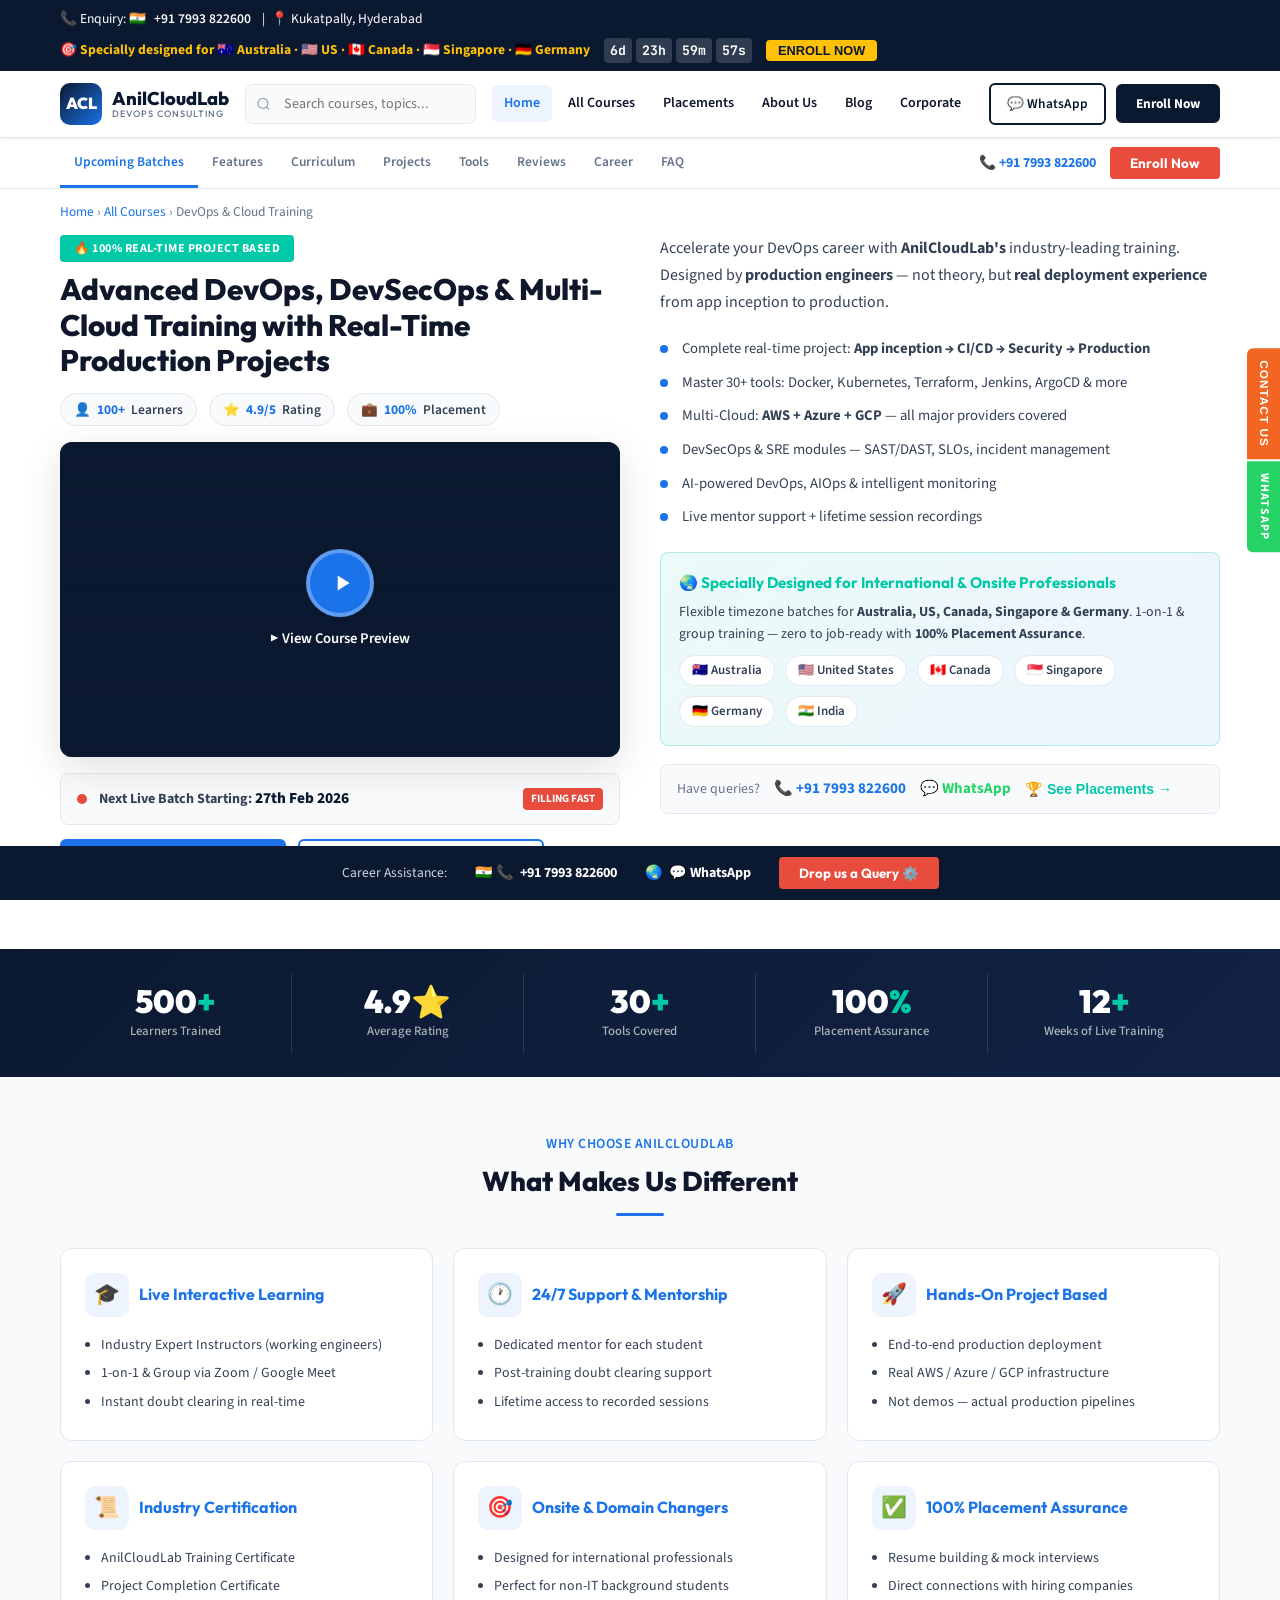
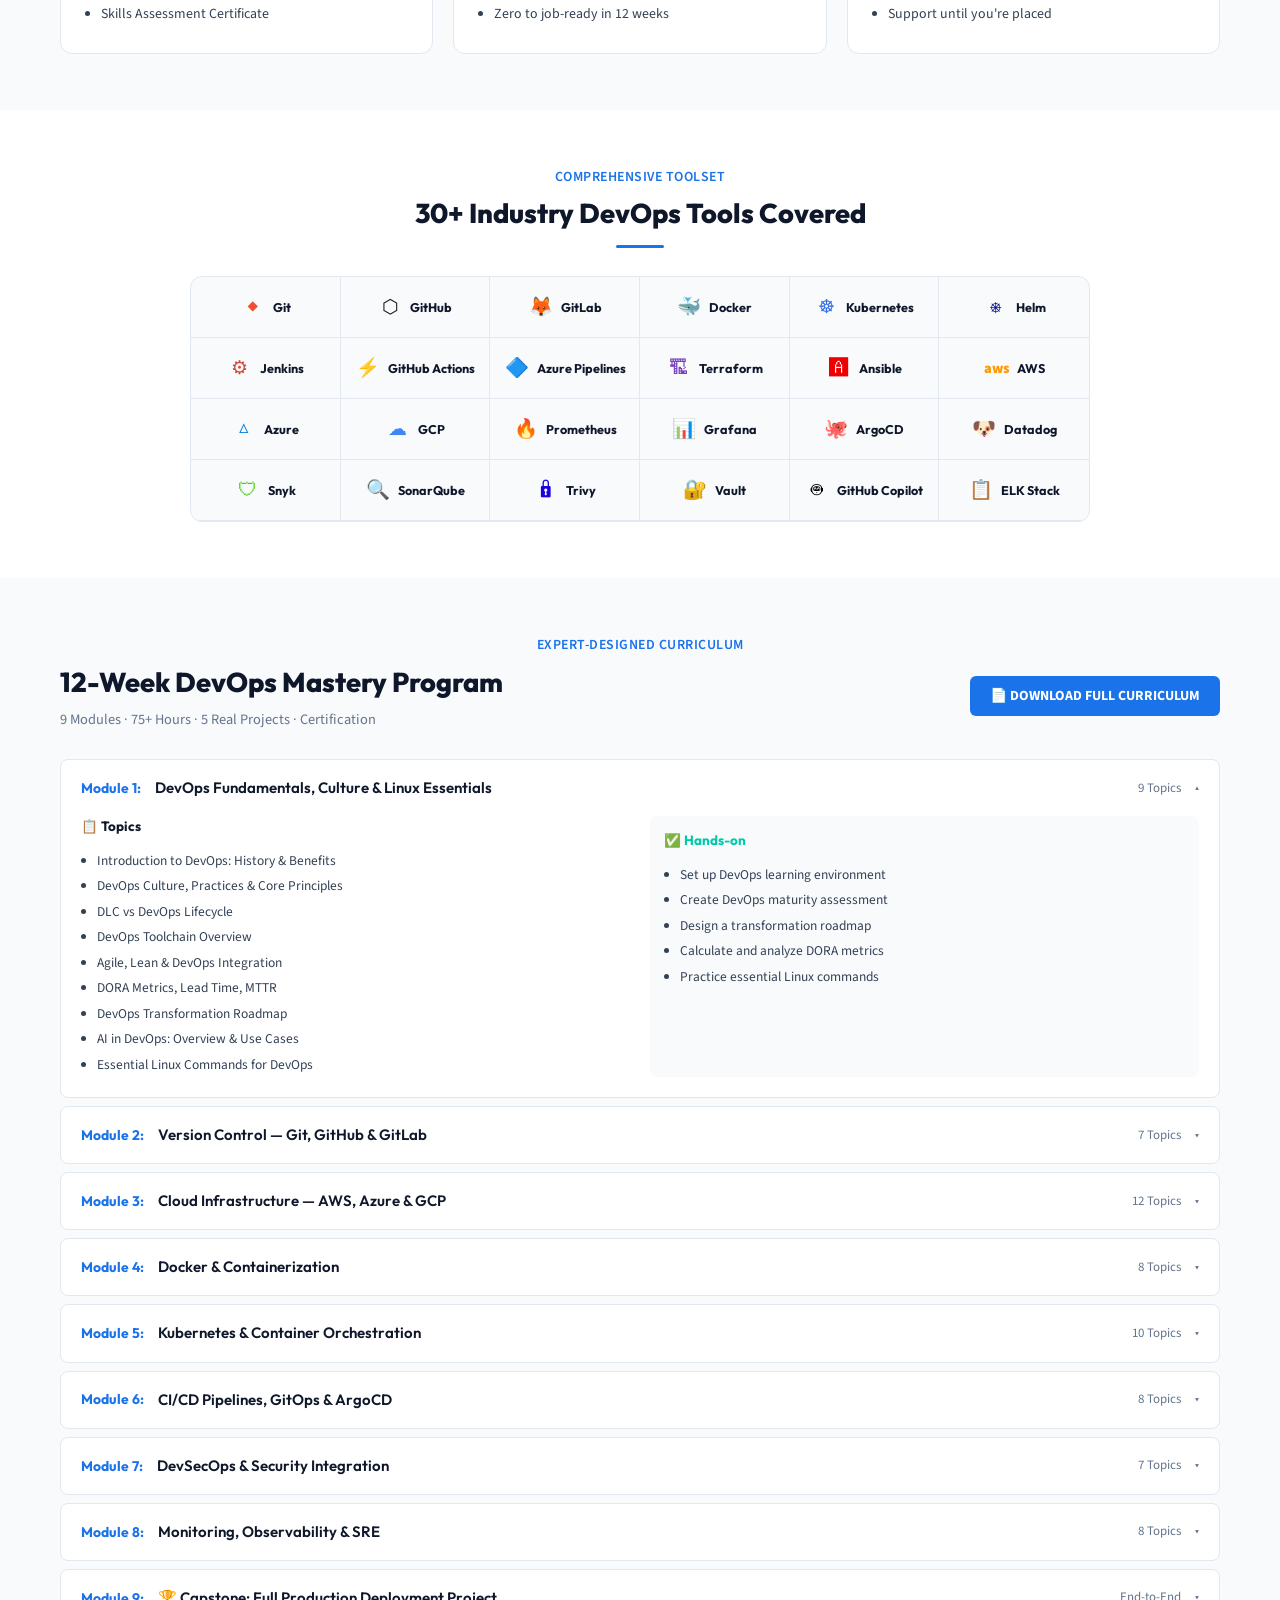
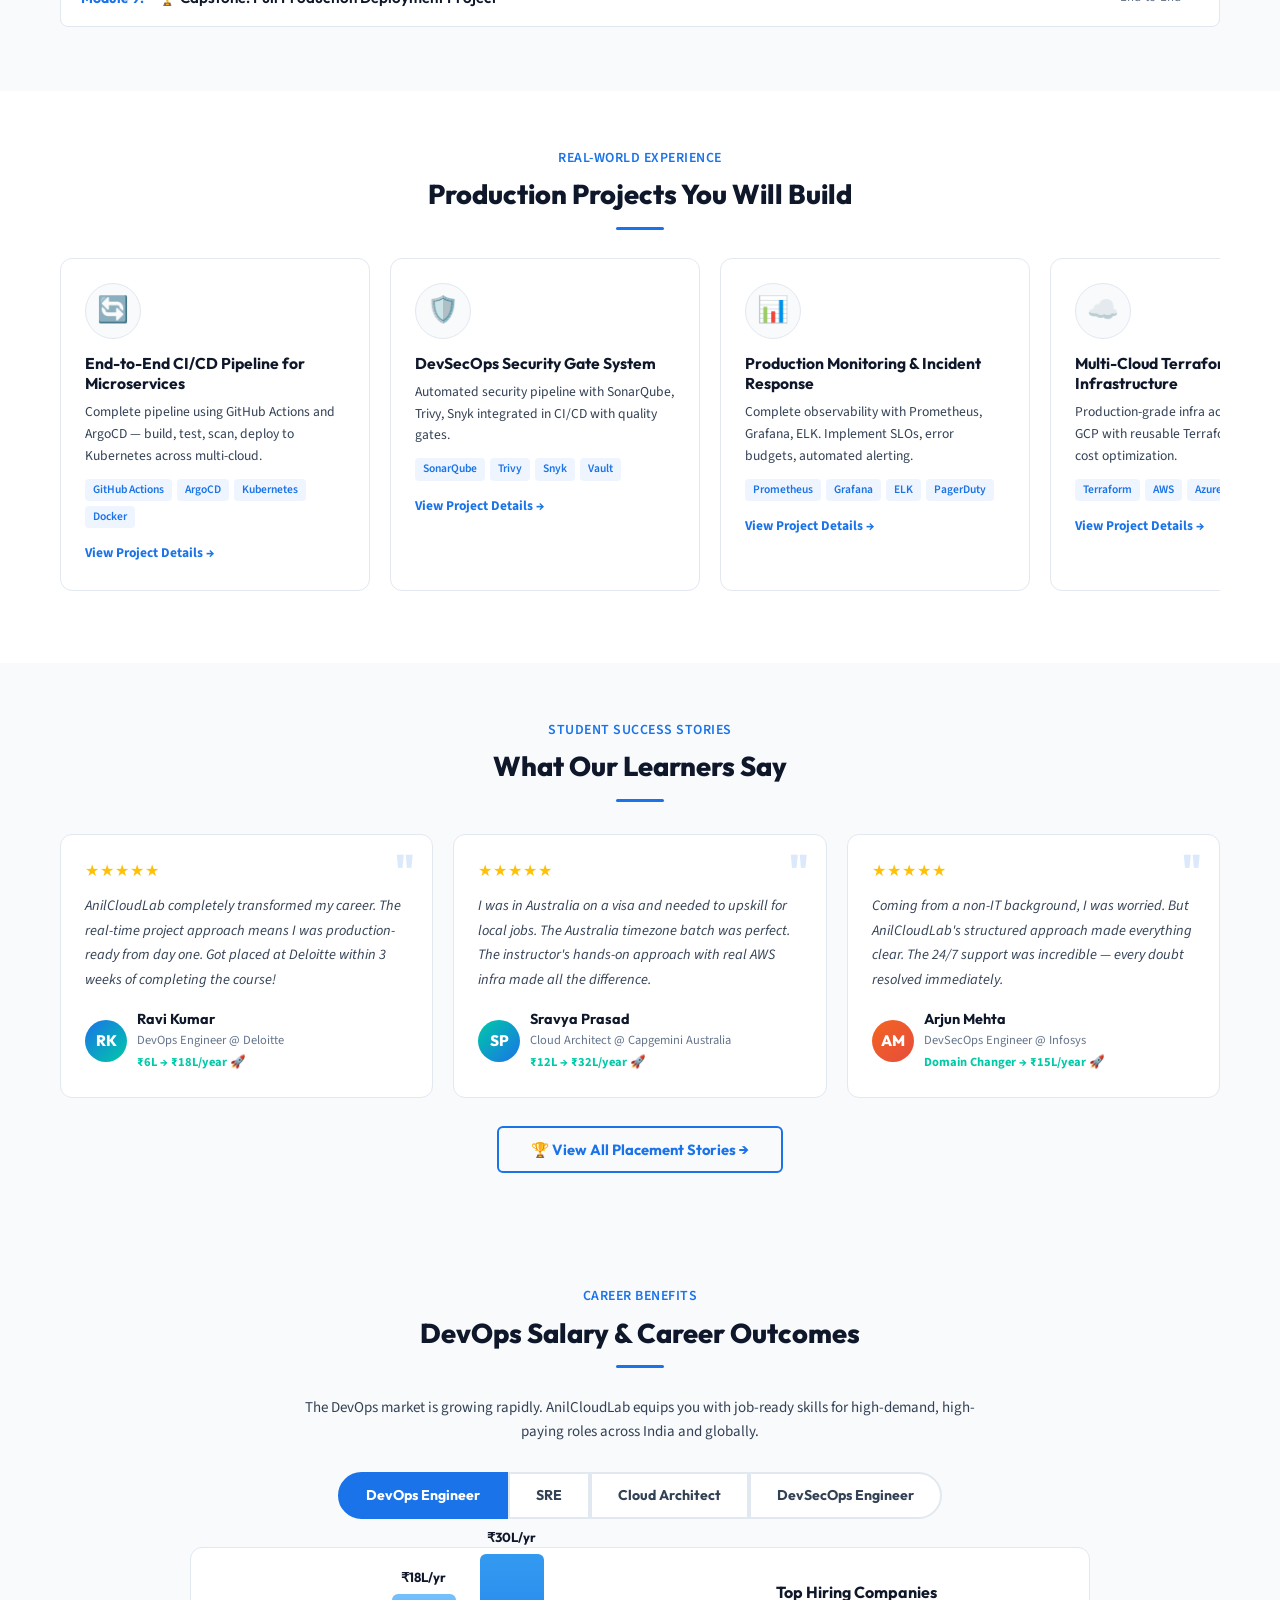
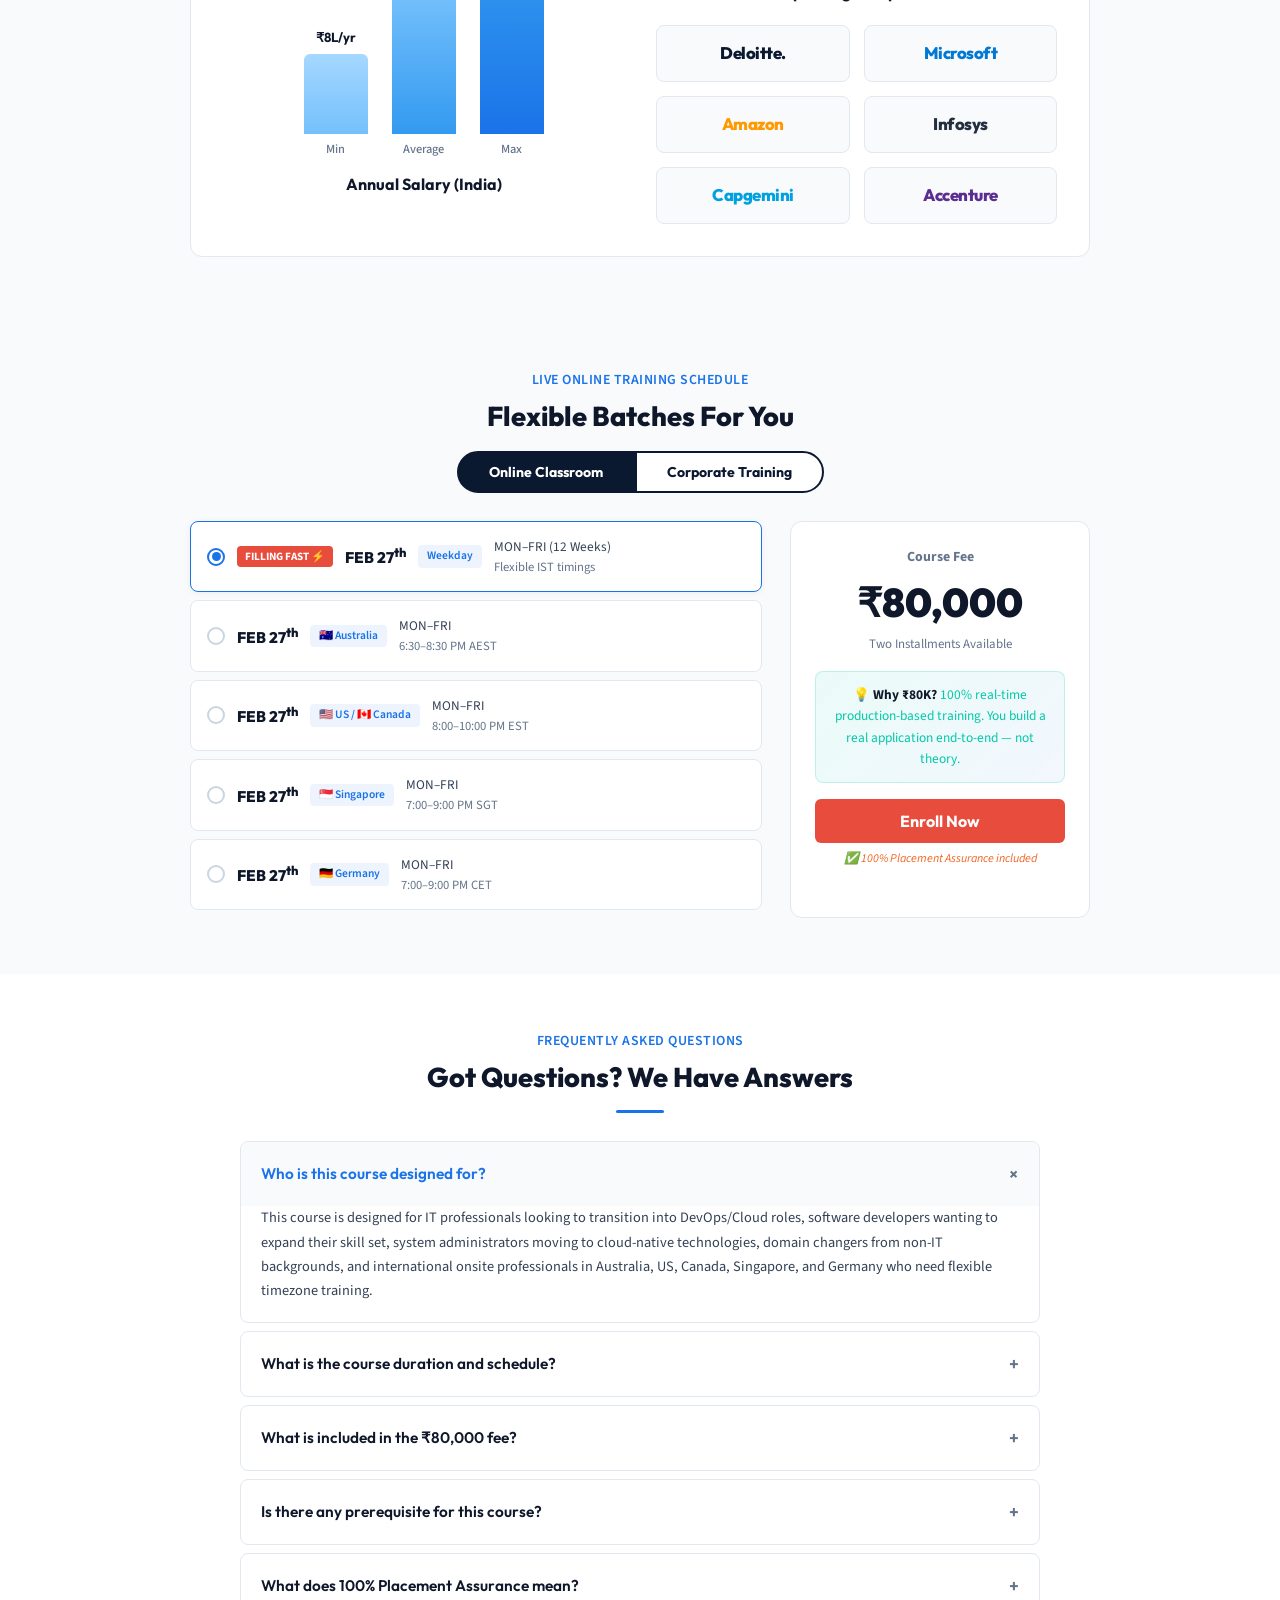
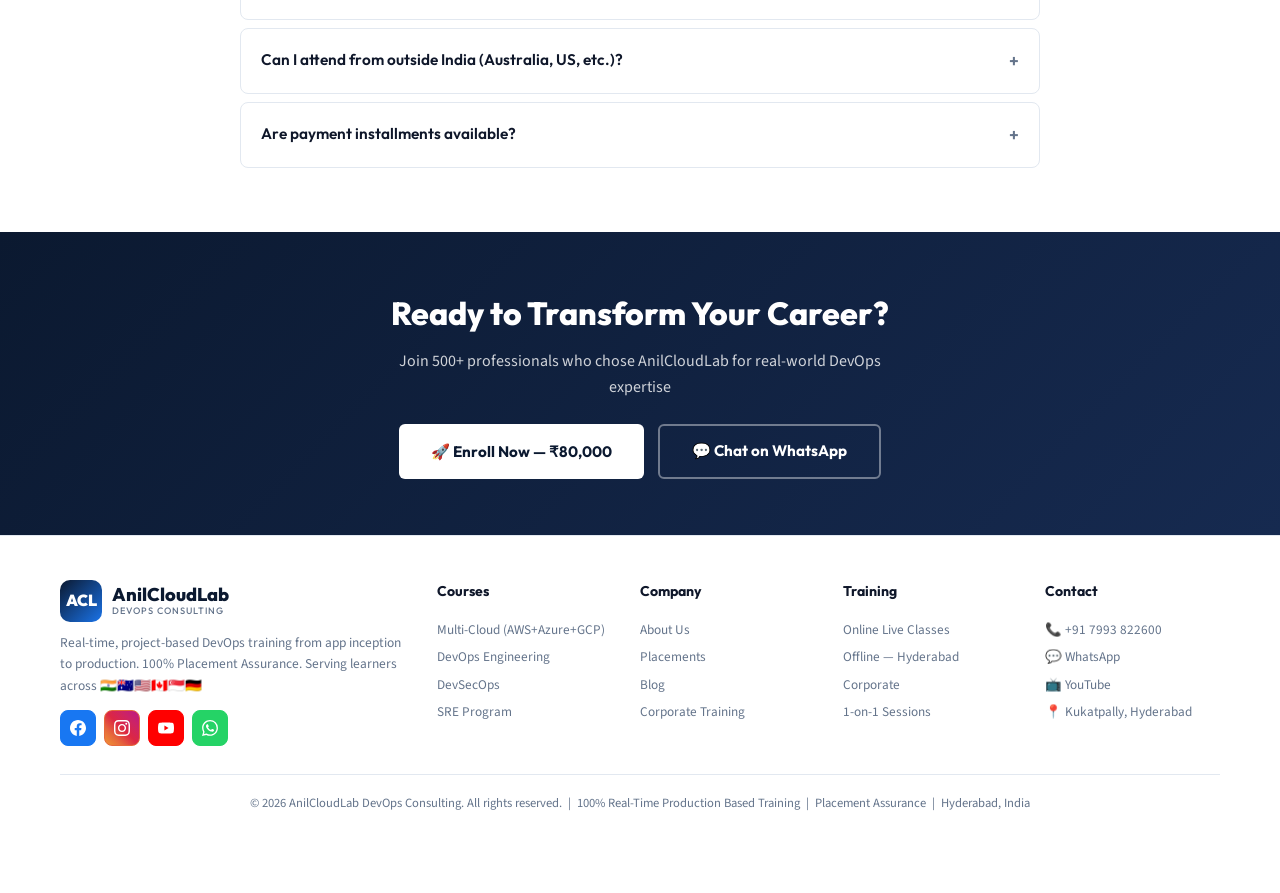
<file: index_backup2.html>
<!DOCTYPE html>
<html lang="en">
<head>
<meta charset="UTF-8">
<meta name="viewport" content="width=device-width, initial-scale=1.0">
<meta name="google-site-verification" content="PxetIQFyQd6lU94QWJth1lDKcfCAhkZHGHRXb4VcsN8" />
<meta name="description" content="AnilCloudLab - India's leading DevOps, DevSecOps and Multi-Cloud Training Institute. Real-time project-based courses with 100% Placement Assurance. Live online classes for Australia, US, Canada, Singapore and Germany professionals.">
<meta name="keywords" content="anilcloudlab, anil cloud lab, AnilCloudLab, devops training, devsecops training, multi-cloud training, AWS training, devops course hyderabad, cloud computing course, placement assurance">
<link rel="canonical" href="https://anilcloudlab.github.io/" />
<meta property="og:title" content="AnilCloudLab - DevOps, DevSecOps & Multi-Cloud Training | 100% Placement Assurance">
<meta property="og:description" content="AnilCloudLab offers advanced DevOps, DevSecOps and Multi-Cloud Training with real production projects. 100% Placement Assurance.">
<meta property="og:url" content="https://anilcloudlab.github.io/">
<meta property="og:type" content="website">
<meta name="robots" content="index, follow">
<meta name="author" content="AnilCloudLab DevOps Consulting">
<meta name="theme-color" content="#0b1930">
<title>AnilCloudLab — DevOps, DevSecOps & Multi-Cloud Training | Real-Time Projects | 100% Placement Assurance</title>

<script type="application/ld+json">{"@context":"https://schema.org","@type":"EducationalOrganization","name":"AnilCloudLab","url":"https://anilcloudlab.github.io/","description":"AnilCloudLab is India's leading DevOps, DevSecOps and Multi-Cloud Training Institute offering real-time project-based courses with 100% Placement Assurance.","telephone":"+917993822600","address":{"@type":"PostalAddress","streetAddress":"506, Manjeera Majestic Homes, Kukatpally","addressLocality":"Hyderabad","addressRegion":"Telangana","postalCode":"500072","addressCountry":"IN"}}</script>

<script type="application/ld+json">
{
  "@context": "https://schema.org",
  "@type": "WebSite",
  "name": "AnilCloudLab",
  "alternateName": "Anil Cloud Lab",
  "url": "https://anilcloudlab.github.io/",
  "potentialAction": {
    "@type": "SearchAction",
    "target": "https://anilcloudlab.github.io/?q={search_term_string}",
    "query-input": "required name=search_term_string"
  }
}
</script>
<script type="application/ld+json">
{
  "@context": "https://schema.org",
  "@type": "ItemList",
  "name": "AnilCloudLab Site Navigation",
  "itemListElement": [
    {"@type":"ListItem","position":1,"name":"All Courses","description":"DevOps, Multi-Cloud, DevSecOps, SRE training programs with 100% Placement Assurance","url":"https://anilcloudlab.github.io/index.html#courses"},
    {"@type":"ListItem","position":2,"name":"Placements","description":"500+ students placed at top companies — Deloitte, Microsoft, Amazon, Infosys","url":"https://anilcloudlab.github.io/index.html#placements"},
    {"@type":"ListItem","position":3,"name":"About Us","description":"AnilCloudLab — Real engineers, real projects, real results since 2022, Hyderabad","url":"https://anilcloudlab.github.io/index.html#about"},
    {"@type":"ListItem","position":4,"name":"Corporate Training","description":"Customized DevOps and Cloud team upskilling for companies","url":"https://anilcloudlab.github.io/index.html#corporate"},
    {"@type":"ListItem","position":5,"name":"Blog","description":"DevOps tutorials, career tips, Kubernetes and AWS guides","url":"https://anilcloudlab.github.io/index.html#blog"},
    {"@type":"ListItem","position":6,"name":"Enroll Now","description":"Join DevOps training — ₹80,000 with 100% Placement Assurance, next batch Feb 27","url":"https://anilcloudlab.github.io/index.html#enroll"}
  ]
}
</script>

<link rel="preconnect" href="https://fonts.googleapis.com">
<link rel="preconnect" href="https://fonts.gstatic.com" crossorigin>
<link href="https://fonts.googleapis.com/css2?family=Outfit:wght@300;400;500;600;700;800;900&family=Source+Sans+3:ital,wght@0,400;0,500;0,600;0,700;1,400&family=JetBrains+Mono:wght@400;500;600&display=swap" rel="stylesheet">

<style>
:root{
  --navy:#0b1930;--navy-l:#122244;--blue:#1a73e8;--blue-d:#1557b0;--blue-l:#4a9af5;
  --cyan:#00c9a7;--orange:#f26522;--red:#e74c3c;--gold:#ffc107;--w:#fff;
  --g50:#f8fafc;--g100:#f1f5f9;--g200:#e2e8f0;--g300:#cbd5e1;--g400:#94a3b8;
  --g500:#64748b;--g600:#475569;--g700:#334155;--td:#0f172a;--tb:#334155;--tl:#64748b;
  --sh:0 4px 16px rgba(0,0,0,.1);--shL:0 12px 40px rgba(0,0,0,.12);--r:12px;--rs:8px
}
*,*::before,*::after{margin:0;padding:0;box-sizing:border-box}
html{scroll-behavior:smooth}
body{font-family:'Source Sans 3',sans-serif;color:var(--tb);background:var(--w);line-height:1.6;overflow-x:hidden}
a{text-decoration:none;color:inherit}ul{list-style:none}img{max-width:100%}
.container{max-width:1200px;margin:0 auto;padding:0 20px}

/* TOP BAR */
.top-bar{background:var(--navy);color:var(--w);padding:8px 0;font-size:.85rem;z-index:1001;position:relative}
.top-bar-inner{display:flex;justify-content:space-between;align-items:center;flex-wrap:wrap;gap:8px}
.top-bar-left{display:flex;align-items:center;gap:8px}
.top-bar-left a{color:var(--w);font-weight:600}
.top-bar-right{display:flex;align-items:center;gap:6px}
.top-bar-offer{color:var(--gold);font-weight:700}
.countdown{display:inline-flex;gap:4px;margin-left:8px}
.cd-u{background:rgba(255,255,255,.15);padding:2px 6px;border-radius:4px;font-weight:700;font-size:.82rem;font-family:'JetBrains Mono',monospace}
.grab-btn{background:var(--gold);color:var(--navy);padding:3px 12px;border-radius:4px;font-weight:700;font-size:.8rem;margin-left:8px;cursor:pointer;border:none;transition:.2s}
.grab-btn:hover{background:#ffd54f}

/* NAVBAR */
.navbar{background:var(--w);border-bottom:1px solid var(--g200);position:sticky;top:0;z-index:1000;box-shadow:0 1px 3px rgba(0,0,0,.08)}
.nav-inner{display:flex;align-items:center;justify-content:space-between;padding:12px 20px;max-width:1200px;margin:0 auto;gap:16px}
.nav-logo{display:flex;align-items:center;gap:10px;flex-shrink:0}
.nav-logo-mark{width:42px;height:42px;border-radius:10px;background:linear-gradient(135deg,var(--navy),var(--blue));display:flex;align-items:center;justify-content:center;font-family:'Outfit',sans-serif;font-weight:900;font-size:1rem;color:var(--w)}
.nav-logo-text{font-family:'Outfit',sans-serif;font-weight:800;font-size:1.15rem;color:var(--navy);line-height:1.1}
.nav-logo-text small{display:block;font-size:.58rem;font-weight:500;color:var(--tl);letter-spacing:1px;text-transform:uppercase}
.nav-search-wrap{flex:1;max-width:320px;position:relative}
.nav-search-input{width:100%;padding:9px 16px 9px 38px;border:1.5px solid var(--g200);border-radius:8px;font-size:.88rem;font-family:'Source Sans 3',sans-serif;outline:none;transition:.2s;background:var(--g50)}
.nav-search-input:focus{border-color:var(--blue);background:var(--w)}
.nav-search-icon{position:absolute;left:11px;top:50%;transform:translateY(-50%);color:var(--g400);pointer-events:none}
.nav-links{display:flex;align-items:center;gap:4px}
.nav-link{font-size:.88rem;font-weight:600;color:var(--td);cursor:pointer;transition:.2s;white-space:nowrap;padding:7px 12px;border-radius:6px;position:relative}
.nav-link:hover{color:var(--blue);background:rgba(26,115,232,.06)}
.nav-link.active{color:var(--blue);background:rgba(26,115,232,.08)}
.nav-actions{display:flex;align-items:center;gap:10px}
.btn-o{padding:8px 16px;border:2px solid var(--navy);border-radius:6px;font-weight:600;font-size:.84rem;color:var(--navy);background:transparent;cursor:pointer;transition:.2s;font-family:'Source Sans 3'}
.btn-o:hover{background:var(--navy);color:var(--w)}
.btn-f{padding:8px 18px;border:2px solid var(--navy);border-radius:6px;font-weight:700;font-size:.84rem;color:var(--w);background:var(--navy);cursor:pointer;transition:.2s;font-family:'Source Sans 3'}
.btn-f:hover{background:var(--blue);border-color:var(--blue)}
.nav-mob{display:none;background:none;border:none;cursor:pointer;padding:8px}
.nav-mob span{display:block;width:22px;height:2px;background:var(--navy);margin:5px 0}

/* PAGES */
.page{display:none}.page.active{display:block}

/* SUB NAV */
.sub-nav{background:var(--w);border-bottom:1px solid var(--g200);position:sticky;top:66px;z-index:999;overflow-x:auto}
.sub-nav-inner{display:flex;align-items:center;justify-content:space-between;max-width:1200px;margin:0 auto;padding:0 20px}
.sub-nav-links{display:flex;gap:0}
.snl{padding:13px 14px;font-size:.84rem;font-weight:600;color:var(--tl);cursor:pointer;white-space:nowrap;border-bottom:3px solid transparent;transition:.2s}
.snl:hover,.snl.active{color:var(--blue);border-bottom-color:var(--blue)}
.sub-nav-r{display:flex;align-items:center;gap:14px}
.sub-nav-phone{color:var(--blue);font-weight:700;font-size:.87rem}
.snr-enroll{padding:8px 20px;background:var(--red);color:var(--w);border:none;border-radius:4px;font-weight:700;font-size:.84rem;cursor:pointer;font-family:'Outfit';transition:.2s}
.snr-enroll:hover{background:#c0392b}

/* BREADCRUMB */
.breadcrumb{padding:12px 0;font-size:.84rem;color:var(--tl)}.breadcrumb a{color:var(--blue)}

/* HERO */
.hero-grid{display:grid;grid-template-columns:1fr 1fr;gap:40px;align-items:start;padding-bottom:40px}
.hero-badge{display:inline-block;background:var(--cyan);color:var(--w);padding:4px 14px;border-radius:4px;font-size:.76rem;font-weight:700;text-transform:uppercase;letter-spacing:.5px;margin-bottom:10px}
.hero-title{font-family:'Outfit';font-size:1.85rem;font-weight:800;color:var(--td);line-height:1.2;margin-bottom:14px}
.hero-meta{display:flex;gap:12px;margin-bottom:16px;flex-wrap:wrap}
.hm-item{display:flex;align-items:center;gap:6px;padding:5px 13px;background:var(--g50);border:1px solid var(--g200);border-radius:50px;font-size:.84rem;font-weight:600}
.hm-item .v{color:var(--blue);font-weight:700}
.video-box{position:relative;border-radius:var(--r);overflow:hidden;background:var(--navy);aspect-ratio:16/9;cursor:pointer;box-shadow:var(--shL);margin-bottom:16px}
.video-box iframe{width:100%;height:100%;border:none}
.video-overlay{position:absolute;inset:0;background:linear-gradient(180deg,rgba(11,25,48,.3),rgba(11,25,48,.7));display:flex;flex-direction:column;align-items:center;justify-content:center;gap:10px;transition:.3s}
.video-box.playing .video-overlay{opacity:0;pointer-events:none}
.play-btn{width:68px;height:68px;border-radius:50%;background:var(--blue);border:4px solid rgba(255,255,255,.3);display:flex;align-items:center;justify-content:center;transition:.3s}
.play-btn:hover{transform:scale(1.1);box-shadow:0 0 30px rgba(26,115,232,.5)}
.play-btn svg{fill:var(--w);width:26px;height:26px;margin-left:4px}
.video-label{color:var(--w);font-weight:600;font-size:.92rem}
.batch-banner{display:flex;align-items:center;gap:12px;padding:12px 16px;background:var(--g50);border:1px solid var(--g200);border-radius:var(--rs);margin-bottom:14px}
.live-dot{width:10px;height:10px;border-radius:50%;background:var(--red);animation:pulse 1.5s ease-in-out infinite;flex-shrink:0}
@keyframes pulse{0%,100%{opacity:1}50%{opacity:.4}}
.hero-ctas{display:flex;gap:12px;flex-wrap:wrap;margin-bottom:20px}
.cta-p{padding:13px 32px;background:var(--blue);color:var(--w);border:none;border-radius:6px;font-family:'Outfit';font-weight:700;font-size:.98rem;cursor:pointer;transition:.3s}
.cta-p:hover{background:var(--blue-d);box-shadow:0 8px 24px rgba(26,115,232,.3);transform:translateY(-2px)}
.cta-s{padding:13px 32px;background:var(--w);color:var(--blue);border:2px solid var(--blue);border-radius:6px;font-family:'Outfit';font-weight:700;font-size:.98rem;cursor:pointer;transition:.3s}
.cta-s:hover{background:rgba(26,115,232,.05)}
.hero-desc{font-size:1rem;line-height:1.7;margin-bottom:16px}
.hero-hl li{padding:5px 0 5px 22px;position:relative;font-size:.92rem}
.hero-hl li::before{content:'';position:absolute;left:0;top:13px;width:8px;height:8px;background:var(--blue);border-radius:50%}
.global-banner{background:linear-gradient(135deg,rgba(0,201,167,.08),rgba(26,115,232,.08));border:1px solid rgba(0,201,167,.25);border-radius:var(--rs);padding:18px;margin:18px 0}
.global-banner h4{font-family:'Outfit';font-size:.95rem;font-weight:700;color:var(--cyan);margin-bottom:6px}
.global-banner p{font-size:.87rem;color:var(--tb)}
.country-flags{display:flex;gap:10px;margin-top:10px;flex-wrap:wrap}
.country-flag{display:flex;align-items:center;gap:6px;padding:4px 12px;background:var(--w);border:1px solid var(--g200);border-radius:50px;font-size:.81rem;font-weight:600}
.hero-contact{display:flex;align-items:center;gap:14px;padding:12px 16px;background:var(--g50);border-radius:var(--rs);border:1px solid var(--g200);margin-top:16px;flex-wrap:wrap}
.hero-contact span{font-size:.87rem;color:var(--tl)}
.hero-contact a{font-weight:700;font-size:.94rem}

/* SECTIONS */
.sh{font-family:'Outfit';font-size:1.7rem;font-weight:800;color:var(--td);text-align:center;margin-bottom:8px}
.sh-sub{text-align:center;font-size:.87rem;color:var(--blue);font-weight:600;margin-bottom:4px;text-transform:uppercase;letter-spacing:.5px}
.sh-line{width:48px;height:3px;background:var(--blue);border-radius:2px;margin:10px auto 28px}
.sec{padding:56px 0}

/* STATS BAR */
.stats-bar{background:linear-gradient(135deg,var(--navy),var(--navy-l));padding:24px 0}
.stats-inner{display:grid;grid-template-columns:repeat(5,1fr);gap:0;max-width:1200px;margin:0 auto;padding:0 20px}
.stat-item{text-align:center;padding:12px 20px;border-right:1px solid rgba(255,255,255,.12)}
.stat-item:last-child{border-right:none}
.stat-num{font-family:'Outfit';font-size:2rem;font-weight:900;color:var(--w);line-height:1}
.stat-num span{color:var(--cyan)}
.stat-label{font-size:.8rem;color:rgba(255,255,255,.65);margin-top:4px;font-weight:500}

/* FEATURES */
.feat-grid{display:grid;grid-template-columns:repeat(3,1fr);gap:20px;margin-top:32px}
.feat-card{background:var(--w);border:1px solid var(--g200);border-radius:var(--r);padding:24px;transition:.3s;position:relative;overflow:hidden}
.feat-card::before{content:'';position:absolute;top:0;left:0;right:0;height:3px;background:linear-gradient(90deg,var(--blue),var(--cyan));transform:scaleX(0);transform-origin:left;transition:.3s}
.feat-card:hover{box-shadow:var(--sh);border-color:rgba(26,115,232,.3)}
.feat-card:hover::before{transform:scaleX(1)}
.feat-hdr{display:flex;align-items:center;gap:10px;margin-bottom:14px}
.feat-icon{width:44px;height:44px;border-radius:10px;background:rgba(26,115,232,.08);display:flex;align-items:center;justify-content:center;font-size:1.3rem}
.feat-card h3{font-family:'Outfit';font-size:1rem;font-weight:700;color:var(--blue)}
.feat-card ul{list-style:disc;padding-left:16px}
.feat-card li{font-size:.87rem;color:var(--tb);padding:3px 0}

/* TESTIMONIALS */
.testi-grid{display:grid;grid-template-columns:repeat(3,1fr);gap:20px;margin-top:32px}
.testi-card{background:var(--w);border:1px solid var(--g200);border-radius:var(--r);padding:24px;position:relative;transition:.3s}
.testi-card:hover{box-shadow:var(--sh)}
.testi-quote{font-size:2.5rem;color:var(--blue);opacity:.15;position:absolute;top:14px;right:18px;font-family:'Outfit';font-weight:900;line-height:1}
.testi-stars{color:var(--gold);font-size:1rem;margin-bottom:10px;letter-spacing:1px}
.testi-text{font-size:.9rem;color:var(--tb);line-height:1.7;margin-bottom:16px;font-style:italic}
.testi-author{display:flex;align-items:center;gap:10px}
.testi-avatar{width:42px;height:42px;border-radius:50%;background:linear-gradient(135deg,var(--blue),var(--cyan));display:flex;align-items:center;justify-content:center;font-family:'Outfit';font-weight:800;font-size:.95rem;color:var(--w);flex-shrink:0}
.testi-name{font-family:'Outfit';font-weight:700;font-size:.9rem;color:var(--td)}
.testi-role{font-size:.78rem;color:var(--tl)}
.testi-salary{font-size:.78rem;font-weight:700;color:var(--cyan);margin-top:2px}

/* SALARY */
.salary-sec{padding:56px 0;background:var(--g50)}
.salary-desc{text-align:center;max-width:700px;margin:0 auto 28px;font-size:.94rem;color:var(--tb)}
.desig-tabs{display:flex;justify-content:center;gap:0;margin-bottom:28px;flex-wrap:wrap}
.desig-tab{padding:10px 26px;font-family:'Outfit';font-weight:700;font-size:.88rem;border:2px solid var(--g200);cursor:pointer;transition:.2s;background:var(--w);color:var(--tb)}
.desig-tab:first-child{border-radius:50px 0 0 50px}
.desig-tab:last-child{border-radius:0 50px 50px 0}
.desig-tab.active{background:var(--blue);color:var(--w);border-color:var(--blue)}
.salary-content{display:none;background:var(--w);border:1px solid var(--g200);border-radius:var(--r);padding:32px;max-width:900px;margin:0 auto}
.salary-content.active{display:grid;grid-template-columns:1fr 1fr;gap:32px}
.salary-chart{text-align:center}
.chart-bars{display:flex;align-items:flex-end;justify-content:center;gap:24px;height:180px;margin-bottom:12px}
.chart-bar{display:flex;flex-direction:column;align-items:center;gap:6px}
.chart-bar-fill{width:64px;border-radius:6px 6px 0 0;transition:.5s}
.chart-bar-label{font-size:.78rem;color:var(--tl);font-weight:500}
.chart-bar-val{font-family:'Outfit';font-size:.82rem;font-weight:700;color:var(--td)}
.chart-title{font-family:'Outfit';font-size:1rem;font-weight:700;color:var(--td);margin-top:8px}
.hiring-companies{text-align:center}
.hiring-companies h4{font-family:'Outfit';font-size:1rem;font-weight:700;color:var(--td);margin-bottom:20px}
.company-logos{display:grid;grid-template-columns:repeat(2,1fr);gap:14px}
.company-logo{background:var(--g50);border:1px solid var(--g200);border-radius:var(--rs);padding:14px;display:flex;align-items:center;justify-content:center;font-family:'Outfit';font-weight:800;font-size:1.05rem;color:var(--navy);letter-spacing:-.5px;min-height:56px}

/* TOOLS */
.tools-sec{padding:56px 0}
.tools-grid{display:grid;grid-template-columns:repeat(6,1fr);gap:0;max-width:900px;margin:28px auto 0;background:var(--g50);border:1px solid var(--g200);border-radius:var(--r);overflow:hidden}
.tool-cell{display:flex;align-items:center;justify-content:center;gap:7px;padding:17px 10px;border-right:1px solid var(--g200);border-bottom:1px solid var(--g200);transition:.2s;cursor:default}
.tool-cell:hover{background:var(--w);box-shadow:inset 0 0 0 2px rgba(26,115,232,.15)}
.tool-cell:nth-child(6n){border-right:none}
.tool-icon{font-size:1.2rem;width:26px;height:26px;display:flex;align-items:center;justify-content:center;flex-shrink:0}
.tool-name{font-family:'Outfit';font-size:.79rem;font-weight:700;color:var(--td);white-space:nowrap}

/* CURRICULUM */
.curric-sec{padding:56px 0;background:var(--g50)}
.curric-hdr{display:flex;align-items:center;justify-content:space-between;margin-bottom:28px;flex-wrap:wrap;gap:14px}
.curric-hdr h2{font-family:'Outfit';font-size:1.7rem;font-weight:800;color:var(--td)}
.dl-btn{display:flex;align-items:center;gap:8px;padding:10px 20px;background:var(--blue);color:var(--w);border:none;border-radius:6px;font-weight:700;font-size:.87rem;cursor:pointer;font-family:'Source Sans 3';transition:.2s}
.dl-btn:hover{background:var(--blue-d)}
.mod-item{background:var(--w);border:1px solid var(--g200);border-radius:var(--rs);margin-bottom:8px;overflow:hidden}
.mod-hdr{padding:16px 20px;cursor:pointer;display:flex;align-items:center;justify-content:space-between;transition:.2s}
.mod-hdr:hover{background:var(--g50)}
.mod-hdr-l{display:flex;align-items:center;gap:14px}
.mod-num{font-family:'Outfit';font-size:.87rem;font-weight:700;color:var(--blue);white-space:nowrap}
.mod-hdr h4{font-family:'Outfit';font-size:.94rem;font-weight:600;color:var(--td)}
.mod-meta{display:flex;align-items:center;gap:14px;font-size:.81rem;color:var(--tl)}
.mod-arrow{transition:transform .3s;color:var(--tl)}
.mod-item.open .mod-arrow{transform:rotate(180deg)}
.mod-body{max-height:0;overflow:hidden;transition:max-height .4s ease}
.mod-item.open .mod-body{max-height:800px}
.mod-content{padding:0 20px 20px;display:grid;grid-template-columns:1fr 1fr;gap:20px}
.mod-topics h5,.mod-hands h5{font-family:'Outfit';font-size:.84rem;font-weight:700;margin-bottom:10px;display:flex;align-items:center;gap:6px}
.mod-topics h5{color:var(--td)}.mod-hands h5{color:var(--cyan)}
.mod-hands{background:var(--g50);border-radius:var(--rs);padding:14px}
.mod-topics ul,.mod-hands ul{list-style:disc;padding-left:16px}
.mod-topics li,.mod-hands li{font-size:.84rem;padding:2px 0;color:var(--tb)}

/* PROJECTS */
.proj-sec{padding:56px 0}
.proj-scroll{display:flex;gap:20px;overflow-x:auto;padding-bottom:16px;scroll-snap-type:x mandatory}
.proj-scroll::-webkit-scrollbar{height:6px}
.proj-scroll::-webkit-scrollbar-thumb{background:var(--g300);border-radius:3px}
.proj-card{min-width:310px;background:var(--w);border:1px solid var(--g200);border-radius:var(--r);padding:24px;scroll-snap-align:start;transition:.3s}
.proj-card:hover{box-shadow:var(--sh)}
.proj-icon{width:56px;height:56px;border-radius:50%;background:var(--g50);display:flex;align-items:center;justify-content:center;font-size:1.6rem;margin-bottom:14px;border:1px solid var(--g200)}
.proj-card h3{font-family:'Outfit';font-size:.98rem;font-weight:700;color:var(--td);margin-bottom:8px;line-height:1.3}
.proj-card p{font-size:.85rem;color:var(--tb);margin-bottom:12px}
.proj-tech{display:flex;flex-wrap:wrap;gap:5px;margin-bottom:12px}
.proj-tech span{padding:2px 8px;background:rgba(26,115,232,.07);border-radius:4px;font-size:.72rem;font-weight:600;color:var(--blue)}
.proj-link{color:var(--blue);font-weight:700;font-size:.84rem}

/* BATCHES */
.batch-sec{padding:56px 0;background:var(--g50)}
.batch-toggle{display:flex;justify-content:center;gap:0;margin:12px 0 28px}
.bt-btn{padding:10px 30px;font-family:'Outfit';font-weight:700;font-size:.88rem;border:2px solid var(--navy);cursor:pointer;transition:.2s;background:var(--w);color:var(--navy)}
.bt-btn:first-child{border-radius:50px 0 0 50px}
.bt-btn:last-child{border-radius:0 50px 50px 0}
.bt-btn.active{background:var(--navy);color:var(--w)}
.batch-grid{display:grid;grid-template-columns:1fr 300px;gap:28px;max-width:900px;margin:0 auto}
.batch-row{display:flex;align-items:center;gap:12px;padding:14px 16px;background:var(--w);border:1px solid var(--g200);border-radius:var(--rs);margin-bottom:8px;cursor:pointer;transition:.2s;flex-wrap:wrap}
.batch-row:hover,.batch-row.sel{border-color:var(--blue);box-shadow:0 1px 6px rgba(0,0,0,.06)}
.batch-radio{width:18px;height:18px;border-radius:50%;border:2px solid var(--g300);display:flex;align-items:center;justify-content:center;flex-shrink:0}
.batch-row.sel .batch-radio{border-color:var(--blue)}
.batch-row.sel .batch-radio::after{content:'';width:9px;height:9px;border-radius:50%;background:var(--blue)}
.b-fill{background:var(--red);color:var(--w);padding:2px 8px;border-radius:4px;font-size:.7rem;font-weight:700;text-transform:uppercase}
.b-date{font-family:'Outfit';font-weight:800;font-size:.96rem;color:var(--td)}
.b-tag{background:rgba(26,115,232,.08);color:var(--blue);padding:2px 9px;border-radius:4px;font-size:.72rem;font-weight:600}
.b-detail{font-size:.83rem;color:var(--tb)}
.b-time{font-size:.79rem;color:var(--tl)}
.batch-price{background:var(--w);border:1px solid var(--g200);border-radius:var(--r);padding:24px;text-align:center}
.batch-price h4{font-size:.87rem;color:var(--tl);margin-bottom:2px}
.bp-main{font-family:'Outfit';font-size:2.5rem;font-weight:900;color:var(--td)}
.bp-label{font-size:.81rem;color:var(--tl);display:block;margin-bottom:16px}
.bp-note{background:linear-gradient(135deg,rgba(0,201,167,.08),rgba(26,115,232,.06));border:1px solid rgba(0,201,167,.2);border-radius:var(--rs);padding:12px;margin-bottom:16px;font-size:.84rem;color:var(--cyan)}
.bp-note strong{color:var(--td)}
.bp-enroll{display:block;width:100%;padding:12px;background:var(--red);color:var(--w);border:none;border-radius:6px;font-family:'Outfit';font-weight:700;font-size:1rem;cursor:pointer;transition:.2s;margin-bottom:6px}
.bp-enroll:hover{background:#c0392b}
.bp-offer{font-size:.75rem;color:var(--orange);font-style:italic}

/* FAQ */
.faq-sec{padding:56px 0}
.faq-wrap{max-width:800px;margin:28px auto 0}
.faq-item{border:1px solid var(--g200);border-radius:var(--rs);margin-bottom:8px;overflow:hidden;background:var(--w)}
.faq-q{padding:18px 20px;cursor:pointer;display:flex;align-items:center;justify-content:space-between;font-family:'Outfit';font-size:.96rem;font-weight:600;color:var(--td);transition:.2s}
.faq-q:hover{background:var(--g50)}
.faq-item.open .faq-q{color:var(--blue);background:var(--g50)}
.faq-arr{font-size:1.1rem;transition:transform .3s;color:var(--tl)}
.faq-item.open .faq-arr{transform:rotate(45deg)}
.faq-a{max-height:0;overflow:hidden;transition:max-height .4s ease}
.faq-item.open .faq-a{max-height:300px}
.faq-a-inner{padding:0 20px 18px;font-size:.9rem;color:var(--tb);line-height:1.7}

/* CTA BANNER */
.cta-banner{background:linear-gradient(135deg,var(--navy),#162a50);padding:56px 0;text-align:center;color:var(--w)}
.cta-banner h2{font-family:'Outfit';font-size:2rem;font-weight:800;margin-bottom:10px}
.cta-banner p{font-size:1rem;opacity:.8;margin-bottom:24px;max-width:500px;margin-left:auto;margin-right:auto}
.cta-banner-btns{display:flex;gap:14px;justify-content:center;flex-wrap:wrap}
.cta-btn-w{padding:13px 32px;background:var(--w);color:var(--navy);border:none;border-radius:6px;font-family:'Outfit';font-weight:700;font-size:.95rem;cursor:pointer;transition:.2s}
.cta-btn-w:hover{background:var(--g100)}
.cta-btn-g{padding:13px 32px;background:transparent;color:var(--w);border:2px solid rgba(255,255,255,.4);border-radius:6px;font-family:'Outfit';font-weight:700;font-size:.95rem;cursor:pointer;transition:.2s}
.cta-btn-g:hover{border-color:var(--w)}

/* COURSES PAGE */
.cp-hdr{padding:36px 0 20px}
.cp-hdr h1{font-family:'Outfit';font-size:1.9rem;font-weight:800;color:var(--blue);margin-bottom:4px}
.cp-hdr p{font-size:.94rem;color:var(--tl)}
.cat-pills{display:flex;flex-wrap:wrap;gap:10px;padding:16px 0}
.cat-pill{padding:9px 20px;border-radius:8px;border:1px solid var(--g200);background:var(--w);font-size:.87rem;font-weight:600;color:var(--tb);cursor:pointer;transition:.2s}
.cat-pill.active,.cat-pill:hover{background:var(--blue);color:var(--w);border-color:var(--blue)}
.courses-grid{display:grid;grid-template-columns:repeat(auto-fit,minmax(300px,1fr));gap:20px;padding:28px 0 56px}
.cl-card{background:var(--w);border:1px solid var(--g200);border-radius:var(--r);overflow:hidden;transition:.3s;cursor:pointer}
.cl-card:hover{box-shadow:var(--shL);transform:translateY(-4px)}
.cl-top{padding:22px 22px 14px}
.cl-badge{display:inline-block;padding:3px 10px;border-radius:4px;font-size:.7rem;font-weight:700;text-transform:uppercase;letter-spacing:.5px;margin-bottom:8px}
.cl-card h3{font-family:'Outfit';font-size:1.05rem;font-weight:700;color:var(--td);margin-bottom:6px;line-height:1.3}
.cl-card p{font-size:.85rem;color:var(--tb);margin-bottom:10px}
.cl-tags{display:flex;flex-wrap:wrap;gap:5px;margin-bottom:14px}
.cl-tags span{padding:3px 9px;background:var(--g50);border:1px solid var(--g200);border-radius:50px;font-size:.71rem;color:var(--tl);font-weight:500}
.cl-bottom{padding:12px 22px;background:var(--g50);border-top:1px solid var(--g200);display:flex;align-items:center;justify-content:space-between}
.cl-stat{font-size:.81rem;color:var(--tl);display:flex;align-items:center;gap:3px}
.cl-stat .v{font-weight:700;color:var(--td)}

/* ABOUT PAGE */
.about-hero{background:linear-gradient(135deg,var(--navy),#162a50);padding:64px 0;color:var(--w)}
.about-hero-grid{display:grid;grid-template-columns:1fr 1fr;gap:48px;align-items:center}
.about-hero h1{font-family:'Outfit';font-size:2.2rem;font-weight:900;line-height:1.2;margin-bottom:16px}
.about-hero p{font-size:1.02rem;opacity:.85;line-height:1.7}
.about-hero-visual{background:rgba(255,255,255,.06);border:1px solid rgba(255,255,255,.12);border-radius:var(--r);padding:28px;text-align:center}
.about-stat-grid{display:grid;grid-template-columns:1fr 1fr;gap:20px}
.as-item{background:rgba(255,255,255,.08);border-radius:var(--rs);padding:20px;text-align:center}
.as-num{font-family:'Outfit';font-size:2rem;font-weight:900;color:var(--cyan)}
.as-label{font-size:.82rem;color:rgba(255,255,255,.7);margin-top:4px}
.team-grid{display:grid;grid-template-columns:repeat(3,1fr);gap:24px;margin-top:32px}
.team-card{background:var(--w);border:1px solid var(--g200);border-radius:var(--r);overflow:hidden;text-align:center;transition:.3s}
.team-card:hover{box-shadow:var(--sh)}
.team-avatar{width:100%;height:160px;background:linear-gradient(135deg,var(--navy),var(--blue));display:flex;align-items:center;justify-content:center;font-family:'Outfit';font-size:3rem;font-weight:900;color:var(--w);letter-spacing:-2px}
.team-info{padding:18px}
.team-name{font-family:'Outfit';font-size:1rem;font-weight:700;color:var(--td)}
.team-role{font-size:.83rem;color:var(--blue);font-weight:600;margin-top:2px}
.team-desc{font-size:.82rem;color:var(--tl);margin-top:8px;line-height:1.5}
.team-exp{display:inline-block;background:rgba(26,115,232,.08);color:var(--blue);padding:3px 10px;border-radius:50px;font-size:.75rem;font-weight:700;margin-top:8px}
.mission-grid{display:grid;grid-template-columns:1fr 1fr 1fr;gap:20px;margin-top:28px}
.mission-card{text-align:center;padding:28px 20px;border:1px solid var(--g200);border-radius:var(--r);background:var(--w);transition:.3s}
.mission-card:hover{box-shadow:var(--sh);border-color:rgba(26,115,232,.3)}
.mission-icon{font-size:2.2rem;margin-bottom:14px}
.mission-card h4{font-family:'Outfit';font-size:1rem;font-weight:700;color:var(--td);margin-bottom:8px}
.mission-card p{font-size:.85rem;color:var(--tb);line-height:1.6}

/* PLACEMENTS PAGE */
.place-hero{background:linear-gradient(135deg,#0f2a1a,#0b2a1a,var(--navy));padding:56px 0;color:var(--w);text-align:center}
.place-hero h1{font-family:'Outfit';font-size:2.2rem;font-weight:900;margin-bottom:10px}
.place-hero p{font-size:1rem;opacity:.8;max-width:600px;margin:0 auto}
.placements-stats{display:grid;grid-template-columns:repeat(4,1fr);gap:20px;margin-top:32px}
.ps-card{background:rgba(255,255,255,.08);border:1px solid rgba(255,255,255,.12);border-radius:var(--r);padding:24px;text-align:center}
.ps-num{font-family:'Outfit';font-size:2.2rem;font-weight:900;color:var(--cyan)}
.ps-label{font-size:.82rem;color:rgba(255,255,255,.7);margin-top:4px}
.success-grid{display:grid;grid-template-columns:repeat(3,1fr);gap:20px;margin-top:32px}
.success-card{background:var(--w);border:1px solid var(--g200);border-radius:var(--r);padding:24px;transition:.3s;position:relative;overflow:hidden}
.success-card:hover{box-shadow:var(--shL);transform:translateY(-4px)}
.success-badge{position:absolute;top:14px;right:14px;background:var(--cyan);color:var(--w);padding:3px 10px;border-radius:4px;font-size:.71rem;font-weight:700}
.success-avatar{width:56px;height:56px;border-radius:50%;background:linear-gradient(135deg,var(--navy),var(--blue));display:flex;align-items:center;justify-content:center;font-family:'Outfit';font-weight:800;font-size:1.1rem;color:var(--w);margin-bottom:14px}
.success-name{font-family:'Outfit';font-size:1rem;font-weight:700;color:var(--td)}
.success-role{font-size:.83rem;color:var(--blue);font-weight:600;margin-top:2px}
.success-company{font-size:.83rem;color:var(--tl);margin-top:2px}
.success-salary{display:flex;align-items:center;gap:8px;margin-top:14px;padding:10px 14px;background:var(--g50);border-radius:var(--rs)}
.ss-before{font-size:.8rem;color:var(--tl)}
.ss-arrow{color:var(--cyan);font-size:1rem}
.ss-after{font-size:.9rem;font-weight:700;color:var(--cyan);font-family:'Outfit'}
.success-quote{font-size:.83rem;color:var(--tb);margin-top:12px;font-style:italic;line-height:1.6}
.company-hire-strip{background:var(--g50);border-top:1px solid var(--g200);border-bottom:1px solid var(--g200);padding:28px 0;margin-top:48px}
.hire-logos{display:flex;gap:20px;flex-wrap:wrap;justify-content:center;align-items:center}
.hire-logo{padding:10px 22px;background:var(--w);border:1px solid var(--g200);border-radius:var(--rs);font-family:'Outfit';font-weight:800;font-size:.95rem;color:var(--navy)}

/* BLOG PAGE */
.blog-hero{background:linear-gradient(135deg,var(--navy),var(--navy-l));padding:48px 0;color:var(--w)}
.blog-hero h1{font-family:'Outfit';font-size:2rem;font-weight:900;margin-bottom:8px}
.blog-hero p{opacity:.8;font-size:.96rem}
.blog-cats{display:flex;gap:8px;flex-wrap:wrap;padding:20px 0}
.blog-cat{padding:7px 18px;border-radius:50px;border:1px solid var(--g200);background:var(--w);font-size:.83rem;font-weight:600;color:var(--tb);cursor:pointer;transition:.2s}
.blog-cat.active,.blog-cat:hover{background:var(--blue);color:var(--w);border-color:var(--blue)}
.blog-layout{display:grid;grid-template-columns:1fr 320px;gap:32px;padding:32px 0 56px;align-items:start}
.blog-main{}
.blog-featured{background:var(--w);border:1px solid var(--g200);border-radius:var(--r);overflow:hidden;margin-bottom:24px;cursor:pointer;transition:.3s}
.blog-featured:hover{box-shadow:var(--shL)}
.bf-img{height:220px;background:linear-gradient(135deg,var(--navy),var(--blue));display:flex;align-items:center;justify-content:center;font-size:4rem;position:relative}
.bf-featured-tag{position:absolute;top:14px;left:14px;background:var(--gold);color:var(--navy);padding:4px 12px;border-radius:4px;font-size:.72rem;font-weight:700;text-transform:uppercase}
.bf-body{padding:22px}
.bf-category{font-size:.75rem;font-weight:700;color:var(--blue);text-transform:uppercase;letter-spacing:.5px;margin-bottom:6px}
.bf-body h2{font-family:'Outfit';font-size:1.3rem;font-weight:800;color:var(--td);margin-bottom:8px;line-height:1.3}
.bf-body p{font-size:.88rem;color:var(--tb);line-height:1.6;margin-bottom:14px}
.bf-meta{display:flex;align-items:center;gap:16px;font-size:.8rem;color:var(--tl)}
.bf-author{font-weight:600;color:var(--tb)}
.blog-grid{display:grid;grid-template-columns:1fr 1fr;gap:16px}
.blog-card{background:var(--w);border:1px solid var(--g200);border-radius:var(--rs);overflow:hidden;cursor:pointer;transition:.3s}
.blog-card:hover{box-shadow:var(--sh);transform:translateY(-2px)}
.bc-img{height:130px;background:linear-gradient(135deg,var(--navy-l),var(--blue-d));display:flex;align-items:center;justify-content:center;font-size:2.2rem}
.bc-body{padding:16px}
.bc-cat{font-size:.72rem;font-weight:700;color:var(--blue);text-transform:uppercase;letter-spacing:.5px;margin-bottom:5px}
.bc-body h3{font-family:'Outfit';font-size:.9rem;font-weight:700;color:var(--td);line-height:1.3;margin-bottom:6px}
.bc-body p{font-size:.8rem;color:var(--tl);line-height:1.5}
.bc-meta{font-size:.75rem;color:var(--tl);margin-top:10px;padding-top:10px;border-top:1px solid var(--g100)}
.blog-sidebar{}
.bs-card{background:var(--w);border:1px solid var(--g200);border-radius:var(--r);padding:20px;margin-bottom:20px}
.bs-card h4{font-family:'Outfit';font-size:.9rem;font-weight:700;color:var(--td);margin-bottom:14px;padding-bottom:10px;border-bottom:1px solid var(--g100)}
.bs-cta{background:linear-gradient(135deg,var(--navy),var(--blue-d));border-radius:var(--r);padding:22px;text-align:center;color:var(--w);margin-bottom:20px}
.bs-cta h4{font-family:'Outfit';font-size:1rem;font-weight:700;margin-bottom:6px}
.bs-cta p{font-size:.82rem;opacity:.85;margin-bottom:14px}
.bs-btn{display:block;width:100%;padding:11px;background:var(--gold);color:var(--navy);border:none;border-radius:6px;font-family:'Outfit';font-weight:700;font-size:.88rem;cursor:pointer;transition:.2s}
.bs-btn:hover{background:#ffd54f}
.recent-post{display:flex;gap:12px;align-items:flex-start;padding:10px 0;border-bottom:1px solid var(--g100)}
.recent-post:last-child{border-bottom:none}
.rp-icon{width:42px;height:42px;border-radius:8px;background:var(--g50);display:flex;align-items:center;justify-content:center;font-size:1.2rem;flex-shrink:0;border:1px solid var(--g200)}
.rp-title{font-size:.82rem;font-weight:600;color:var(--td);line-height:1.4;margin-bottom:3px}
.rp-date{font-size:.74rem;color:var(--tl)}
.tag-cloud{display:flex;flex-wrap:wrap;gap:8px}
.tag{padding:5px 12px;background:var(--g50);border:1px solid var(--g200);border-radius:50px;font-size:.78rem;font-weight:600;color:var(--tb);cursor:pointer;transition:.2s}
.tag:hover{border-color:var(--blue);color:var(--blue)}

/* CORPORATE */
.corp-hero{background:linear-gradient(135deg,var(--navy),#162a50);padding:72px 0;color:var(--w);position:relative;overflow:hidden}
.corp-hero::after{content:'';position:absolute;top:-50%;right:-10%;width:500px;height:500px;border-radius:50%;background:rgba(26,115,232,.08)}
.corp-content{position:relative;z-index:1;max-width:560px}
.corp-label{font-size:.77rem;font-weight:700;letter-spacing:2px;text-transform:uppercase;color:var(--gold);margin-bottom:6px}
.corp-hero h1{font-family:'Outfit';font-size:2.3rem;font-weight:900;line-height:1.15;margin-bottom:14px}
.corp-hero p{font-size:1.02rem;opacity:.85;margin-bottom:24px}
.corp-cta{display:inline-block;padding:13px 34px;background:var(--orange);color:var(--w);border:none;border-radius:6px;font-family:'Outfit';font-weight:700;font-size:1rem;cursor:pointer;transition:.2s}
.corp-feat{padding:56px 0}
.corp-feat-grid{display:grid;grid-template-columns:repeat(3,1fr);gap:20px}
.cf-card{background:var(--w);border:1px solid var(--g200);border-radius:var(--r);padding:24px;text-align:center;transition:.3s}
.cf-card:hover{box-shadow:var(--sh)}
.cf-icon{width:52px;height:52px;border-radius:50%;background:rgba(26,115,232,.08);display:flex;align-items:center;justify-content:center;font-size:1.4rem;margin:0 auto 14px}
.cf-card h4{font-family:'Outfit';font-size:.95rem;font-weight:700;color:var(--td);margin-bottom:6px}
.cf-card p{font-size:.84rem;color:var(--tb)}
.corp-contact{padding:56px 0;background:var(--g50)}
.corp-form-grid{display:grid;grid-template-columns:1fr 1fr;gap:40px;max-width:900px;margin:28px auto 0}
.corp-form{background:var(--w);border:1px solid var(--g200);border-radius:var(--r);padding:28px}
.corp-form h3{font-family:'Outfit';font-size:1.2rem;font-weight:700;margin-bottom:20px}
.fg{margin-bottom:14px}
.fg label{display:block;font-size:.81rem;font-weight:600;color:var(--tb);margin-bottom:4px}
.fg input,.fg select,.fg textarea{width:100%;padding:9px 12px;border:1.5px solid var(--g200);border-radius:6px;font-size:.88rem;font-family:'Source Sans 3';outline:none;transition:.2s;background:var(--w)}
.fg input:focus,.fg select:focus,.fg textarea:focus{border-color:var(--blue)}
.fr{display:grid;grid-template-columns:1fr 1fr;gap:14px}
.form-btn{width:100%;padding:12px;background:var(--blue);color:var(--w);border:none;border-radius:6px;font-family:'Outfit';font-weight:700;font-size:.94rem;cursor:pointer;transition:.2s;margin-top:6px}
.form-btn:hover{background:var(--blue-d)}

/* MODAL */
.modal-bg{display:none;position:fixed;inset:0;background:rgba(0,0,0,.6);z-index:2000;align-items:center;justify-content:center;backdrop-filter:blur(4px)}
.modal-bg.show{display:flex}
.modal{background:var(--w);border-radius:var(--r);padding:32px;max-width:420px;width:90%;position:relative;box-shadow:var(--shL);animation:modIn .3s;max-height:90vh;overflow-y:auto}
@keyframes modIn{from{opacity:0;transform:translateY(16px) scale(.96)}to{opacity:1;transform:none}}
.modal-x{position:absolute;top:10px;right:14px;background:none;border:none;font-size:1.5rem;cursor:pointer;color:var(--tl);line-height:1}
.modal h3{font-family:'Outfit';font-size:1.2rem;font-weight:700;margin-bottom:4px}
.modal .md{font-size:.87rem;color:var(--tl);margin-bottom:18px}

/* BOTTOM BAR */
.bottom-bar{background:var(--navy);padding:11px 0;position:fixed;bottom:0;left:0;right:0;z-index:999}
.bottom-bar-inner{display:flex;align-items:center;justify-content:center;gap:28px;flex-wrap:wrap;max-width:1200px;margin:0 auto;padding:0 20px}
.bb-label{color:var(--g300);font-size:.85rem}
.bb-contact{display:flex;align-items:center;gap:6px;color:var(--w);font-weight:700;font-size:.88rem}
.bb-contact a{color:var(--w)}
.dq-btn{padding:8px 20px;background:var(--red);color:var(--w);border:none;border-radius:4px;font-weight:700;font-size:.83rem;cursor:pointer;font-family:'Outfit';transition:.2s}

/* SIDEBAR BUTTONS */
.contact-side{position:fixed;right:0;top:50%;transform:translateY(-50%);z-index:998;display:flex;flex-direction:column;gap:2px}
.cs-btn{writing-mode:vertical-rl;text-orientation:mixed;padding:12px 7px;font-size:.74rem;font-weight:700;letter-spacing:1px;text-transform:uppercase;border:none;cursor:pointer;transition:.2s}
.cs-contact{background:var(--orange);color:var(--w);border-radius:6px 0 0 0}
.cs-wa{background:#25d366;color:var(--w);border-radius:0 0 0 6px}

/* FOOTER */
.footer{padding:44px 0 80px;border-top:1px solid var(--g200)}
.footer-grid{display:grid;grid-template-columns:2fr 1fr 1fr 1fr 1fr;gap:28px}
.footer-brand p{font-size:.84rem;color:var(--tl);margin:10px 0 14px}
.f-social{display:flex;gap:8px}
.f-social a{width:36px;height:36px;border-radius:8px;display:flex;align-items:center;justify-content:center;transition:.2s;border:1px solid transparent}
.f-social a:hover{opacity:.85;transform:translateY(-2px)}
.f-col h4{font-family:'Outfit';font-size:.88rem;font-weight:700;color:var(--td);margin-bottom:14px}
.f-col a{display:block;font-size:.83rem;color:var(--tl);padding:3px 0;transition:.2s;cursor:pointer}
.f-col a:hover{color:var(--blue)}
.footer-bottom{border-top:1px solid var(--g200);margin-top:28px;padding-top:18px;text-align:center;font-size:.79rem;color:var(--tl)}

/* ANIMATIONS */
.fade-in{opacity:0;transform:translateY(18px);transition:.6s ease}
.fade-in.visible{opacity:1;transform:none}

/* RESPONSIVE */
@media(max-width:968px){
  .hero-grid,.about-hero-grid,.salary-content.active,.mod-content,.batch-grid,.corp-feat-grid,.corp-form-grid,.footer-grid,.blog-layout,.success-grid,.team-grid,.mission-grid,.placements-stats,.testi-grid{grid-template-columns:1fr}
  .feat-grid{grid-template-columns:1fr 1fr}
  .tools-grid{grid-template-columns:repeat(3,1fr)}
  .nav-search-wrap,.nav-links,.nav-actions{display:none}
  .nav-mob{display:block}
  .sub-nav-r,.contact-side{display:none}
  .top-bar-right{display:none}
  .stats-inner{grid-template-columns:repeat(3,1fr)}
}
@media(max-width:600px){
  .hero-ctas,.cta-banner-btns{flex-direction:column}
  .cta-p,.cta-s,.cta-btn-w,.cta-btn-g{width:100%;text-align:center}
  .courses-grid,.blog-grid{grid-template-columns:1fr}
  .fr{grid-template-columns:1fr}
  .tools-grid{grid-template-columns:repeat(2,1fr)}
  .proj-card{min-width:260px}
  .feat-grid{grid-template-columns:1fr}
  .stats-inner{grid-template-columns:repeat(2,1fr)}
}
</style>
</head>
<body>

<!-- TOP BAR -->
<div class="top-bar">
<div class="container"><div class="top-bar-inner">
<div class="top-bar-left">📞 Enquiry: 🇮🇳 <a href="tel:+917993822600">+91 7993 822600</a> &nbsp;|&nbsp; 📍 Kukatpally, Hyderabad</div>
<div class="top-bar-right">
<span class="top-bar-offer">🎯 Specially designed for 🇦🇺 Australia · 🇺🇸 US · 🇨🇦 Canada · 🇸🇬 Singapore · 🇩🇪 Germany</span>
<span class="countdown"><span class="cd-u" id="cd-d">0d</span><span class="cd-u" id="cd-h">0h</span><span class="cd-u" id="cd-m">0m</span><span class="cd-u" id="cd-s">0s</span></span>
<button class="grab-btn" onclick="showModal()">ENROLL NOW</button>
</div>
</div></div>
</div>

<!-- NAVBAR -->
<nav class="navbar">
<div class="nav-inner">
<a href="#" class="nav-logo" onclick="showPage('home')">
<div class="nav-logo-mark">ACL</div>
<div class="nav-logo-text">AnilCloudLab<small>DevOps Consulting</small></div>
</a>
<div class="nav-search-wrap">
<svg class="nav-search-icon" width="15" height="15" viewBox="0 0 24 24" fill="none" stroke="currentColor" stroke-width="2"><circle cx="11" cy="11" r="8"/><path d="m21 21-4.35-4.35"/></svg>
<input type="text" class="nav-search-input" placeholder="Search courses, topics...">
</div>
<div class="nav-links">
<span class="nav-link active" onclick="showPage('home')" data-pg="home">Home</span>
<span class="nav-link" onclick="showPage('courses')" data-pg="courses">All Courses</span>
<span class="nav-link" onclick="showPage('placements')" data-pg="placements">Placements</span>
<span class="nav-link" onclick="showPage('about')" data-pg="about">About Us</span>
<span class="nav-link" onclick="showPage('blog')" data-pg="blog">Blog</span>
<span class="nav-link" onclick="showPage('corporate')" data-pg="corporate">Corporate</span>
</div>
<div class="nav-actions">
<a href="https://wa.me/917993822600" target="_blank" class="btn-o">💬 WhatsApp</a>
<button class="btn-f" onclick="showModal()">Enroll Now</button>
</div>
<button class="nav-mob" onclick="toggleMobileMenu()"><span></span><span></span><span></span></button>
</div>
</nav>

<!-- MOBILE MENU -->
<div id="mobileMenu" style="display:none;position:fixed;top:66px;left:0;right:0;background:var(--w);border-bottom:1px solid var(--g200);z-index:999;padding:12px 20px;box-shadow:var(--shL)">
<div style="display:flex;flex-direction:column;gap:4px">
<span onclick="showPage('home');closeMobile()" style="padding:12px;font-weight:600;color:var(--td);cursor:pointer;border-bottom:1px solid var(--g100)">🏠 Home</span>
<span onclick="showPage('courses');closeMobile()" style="padding:12px;font-weight:600;color:var(--td);cursor:pointer;border-bottom:1px solid var(--g100)">📚 All Courses</span>
<span onclick="showPage('placements');closeMobile()" style="padding:12px;font-weight:600;color:var(--td);cursor:pointer;border-bottom:1px solid var(--g100)">🏆 Placements</span>
<span onclick="showPage('about');closeMobile()" style="padding:12px;font-weight:600;color:var(--td);cursor:pointer;border-bottom:1px solid var(--g100)">ℹ️ About Us</span>
<span onclick="showPage('blog');closeMobile()" style="padding:12px;font-weight:600;color:var(--td);cursor:pointer;border-bottom:1px solid var(--g100)">📝 Blog</span>
<span onclick="showPage('corporate');closeMobile()" style="padding:12px;font-weight:600;color:var(--td);cursor:pointer;border-bottom:1px solid var(--g100)">🏢 Corporate</span>
<button onclick="showModal();closeMobile()" style="margin:8px 0;padding:12px;background:var(--blue);color:var(--w);border:none;border-radius:6px;font-weight:700;font-size:1rem;cursor:pointer">Enroll Now</button>
<a href="https://wa.me/917993822600" target="_blank" style="text-align:center;padding:12px;background:#25d366;color:var(--w);border-radius:6px;font-weight:700;font-size:.95rem">💬 WhatsApp Us</a>
</div>
</div>

<!-- =============================== -->
<!-- PAGE: HOME -->
<!-- =============================== -->
<div class="page active" id="page-home">
<div class="sub-nav"><div class="sub-nav-inner">
<div class="sub-nav-links">
<span class="snl active" onclick="sTo('batch-sec')">Upcoming Batches</span>
<span class="snl" onclick="sTo('feat-sec')">Features</span>
<span class="snl" onclick="sTo('curric-sec')">Curriculum</span>
<span class="snl" onclick="sTo('proj-sec')">Projects</span>
<span class="snl" onclick="sTo('tools-sec')">Tools</span>
<span class="snl" onclick="sTo('testi-sec')">Reviews</span>
<span class="snl" onclick="sTo('salary-sec')">Career</span>
<span class="snl" onclick="sTo('faq-sec')">FAQ</span>
</div>
<div class="sub-nav-r">
<span class="sub-nav-phone">📞 <a href="tel:+917993822600">+91 7993 822600</a></span>
<button class="snr-enroll" onclick="showModal()">Enroll Now</button>
</div>
</div></div>

<!-- HERO -->
<section style="padding-bottom:0">
<div class="container">
<div class="breadcrumb"><a href="#" onclick="showPage('home')">Home</a> <span>›</span> <a href="#" onclick="showPage('courses')">All Courses</a> <span>›</span> DevOps &amp; Cloud Training</div>
<div class="hero-grid">
<div>
<span class="hero-badge">🔥 100% Real-Time Project Based</span>
<h1 class="hero-title">Advanced DevOps, DevSecOps &amp; Multi-Cloud Training with Real-Time Production Projects</h1>
<div class="hero-meta">
<span class="hm-item">👤 <span class="v">100+</span> Learners</span>
<span class="hm-item">⭐ <span class="v">4.9/5</span> Rating</span>
<span class="hm-item">💼 <span class="v">100%</span> Placement</span>
</div>
<div class="video-box" id="vBox" onclick="playVid()">
<iframe id="ytF" src="https://youtu.be/iBdJHRFZjaY?si=j1y10gjAybSGZTWx" title="AnilCloudLab DevOps Training Demo" allowfullscreen loading="lazy"></iframe>
<div class="video-overlay" id="vOvr">
<div class="play-btn"><svg viewBox="0 0 24 24"><path d="M8 5v14l11-7z"/></svg></div>
<span class="video-label">▶ View Course Preview</span>
</div>
</div>
<div class="batch-banner">
<div class="live-dot"></div>
<div><span style="font-size:.88rem"><strong>Next Live Batch Starting:</strong> </span><span style="font-weight:800;color:var(--navy);font-size:.96rem">27th Feb 2026</span></div>
<span style="margin-left:auto;background:var(--red);color:var(--w);padding:2px 8px;border-radius:4px;font-size:.7rem;font-weight:700">FILLING FAST</span>
</div>
<div class="hero-ctas">
<button class="cta-p" onclick="showModal()">Enroll Now — ₹80,000</button>
<button class="cta-s" onclick="openDlModal('devops')">📄 Download Curriculum</button>
</div>
</div>
<div>
<p class="hero-desc">Accelerate your DevOps career with <strong>AnilCloudLab's</strong> industry-leading training. Designed by <strong>production engineers</strong> — not theory, but <strong>real deployment experience</strong> from app inception to production.</p>
<ul class="hero-hl">
<li>Complete real-time project: <strong>App inception → CI/CD → Security → Production</strong></li>
<li>Master 30+ tools: Docker, Kubernetes, Terraform, Jenkins, ArgoCD &amp; more</li>
<li>Multi-Cloud: <strong>AWS + Azure + GCP</strong> — all major providers covered</li>
<li>DevSecOps &amp; SRE modules — SAST/DAST, SLOs, incident management</li>
<li>AI-powered DevOps, AIOps &amp; intelligent monitoring</li>
<li>Live mentor support + lifetime session recordings</li>
</ul>
<div class="global-banner">
<h4>🌏 Specially Designed for International &amp; Onsite Professionals</h4>
<p>Flexible timezone batches for <strong>Australia, US, Canada, Singapore &amp; Germany</strong>. 1-on-1 &amp; group training — zero to job-ready with <strong>100% Placement Assurance</strong>.</p>
<div class="country-flags">
<span class="country-flag">🇦🇺 Australia</span>
<span class="country-flag">🇺🇸 United States</span>
<span class="country-flag">🇨🇦 Canada</span>
<span class="country-flag">🇸🇬 Singapore</span>
<span class="country-flag">🇩🇪 Germany</span>
<span class="country-flag">🇮🇳 India</span>
</div>
</div>
<div class="hero-contact">
<span>Have queries?</span>
<a href="tel:+917993822600" style="color:var(--blue)">📞 +91 7993 822600</a>
<a href="https://wa.me/917993822600" target="_blank" style="color:#25d366">💬 WhatsApp</a>
<button onclick="showPage('placements')" style="background:none;border:none;color:var(--cyan);font-weight:700;cursor:pointer;font-size:.88rem">🏆 See Placements →</button>
</div>
</div>
</div>
</div>
</section>

<!-- STATS BAR -->
<div class="stats-bar">
<div class="stats-inner">
<div class="stat-item"><div class="stat-num">500<span>+</span></div><div class="stat-label">Learners Trained</div></div>
<div class="stat-item"><div class="stat-num">4.9<span>⭐</span></div><div class="stat-label">Average Rating</div></div>
<div class="stat-item"><div class="stat-num">30<span>+</span></div><div class="stat-label">Tools Covered</div></div>
<div class="stat-item"><div class="stat-num">100<span>%</span></div><div class="stat-label">Placement Assurance</div></div>
<div class="stat-item"><div class="stat-num">12<span>+</span></div><div class="stat-label">Weeks of Live Training</div></div>
</div>
</div>

<!-- FEATURES -->
<section class="sec fade-in" id="feat-sec" style="background:var(--g50)">
<div class="container">
<p class="sh-sub">Why Choose AnilCloudLab</p>
<h2 class="sh">What Makes Us Different</h2>
<div class="sh-line"></div>
<div class="feat-grid">
<div class="feat-card"><div class="feat-hdr"><div class="feat-icon">🎓</div><h3>Live Interactive Learning</h3></div><ul><li>Industry Expert Instructors (working engineers)</li><li>1-on-1 &amp; Group via Zoom / Google Meet</li><li>Instant doubt clearing in real-time</li></ul></div>
<div class="feat-card"><div class="feat-hdr"><div class="feat-icon">🕐</div><h3>24/7 Support &amp; Mentorship</h3></div><ul><li>Dedicated mentor for each student</li><li>Post-training doubt clearing support</li><li>Lifetime access to recorded sessions</li></ul></div>
<div class="feat-card"><div class="feat-hdr"><div class="feat-icon">🚀</div><h3>Hands-On Project Based</h3></div><ul><li>End-to-end production deployment</li><li>Real AWS / Azure / GCP infrastructure</li><li>Not demos — actual production pipelines</li></ul></div>
<div class="feat-card"><div class="feat-hdr"><div class="feat-icon">📜</div><h3>Industry Certification</h3></div><ul><li>AnilCloudLab Training Certificate</li><li>Project Completion Certificate</li><li>Skills Assessment Certificate</li></ul></div>
<div class="feat-card"><div class="feat-hdr"><div class="feat-icon">🎯</div><h3>Onsite &amp; Domain Changers</h3></div><ul><li>Designed for international professionals</li><li>Perfect for non-IT background students</li><li>Zero to job-ready in 12 weeks</li></ul></div>
<div class="feat-card"><div class="feat-hdr"><div class="feat-icon">✅</div><h3>100% Placement Assurance</h3></div><ul><li>Resume building &amp; mock interviews</li><li>Direct connections with hiring companies</li><li>Support until you're placed</li></ul></div>
</div>
</div>
</section>

<!-- TOOLS -->
<section class="sec fade-in" id="tools-sec">
<div class="container">
<p class="sh-sub">Comprehensive Toolset</p>
<h2 class="sh">30+ Industry DevOps Tools Covered</h2>
<div class="sh-line"></div>
<div class="tools-grid">
<div class="tool-cell"><span class="tool-icon" style="color:#f05032">◆</span><span class="tool-name">Git</span></div>
<div class="tool-cell"><span class="tool-icon" style="color:#181717">⬡</span><span class="tool-name">GitHub</span></div>
<div class="tool-cell"><span class="tool-icon" style="color:#fc6d26">🦊</span><span class="tool-name">GitLab</span></div>
<div class="tool-cell"><span class="tool-icon" style="color:#2496ed">🐳</span><span class="tool-name">Docker</span></div>
<div class="tool-cell"><span class="tool-icon" style="color:#326ce5">☸</span><span class="tool-name">Kubernetes</span></div>
<div class="tool-cell"><span class="tool-icon" style="color:#0f1689">⎈</span><span class="tool-name">Helm</span></div>
<div class="tool-cell"><span class="tool-icon" style="color:#d24939">⚙</span><span class="tool-name">Jenkins</span></div>
<div class="tool-cell"><span class="tool-icon" style="color:#2088ff">⚡</span><span class="tool-name">GitHub Actions</span></div>
<div class="tool-cell"><span class="tool-icon" style="color:#0078d7">🔷</span><span class="tool-name">Azure Pipelines</span></div>
<div class="tool-cell"><span class="tool-icon" style="color:#7b42bc">🏗</span><span class="tool-name">Terraform</span></div>
<div class="tool-cell"><span class="tool-icon" style="color:#ee0000">🅰</span><span class="tool-name">Ansible</span></div>
<div class="tool-cell"><span class="tool-icon" style="color:#ff9900;font-weight:900;font-size:.9rem">aws</span><span class="tool-name">AWS</span></div>
<div class="tool-cell"><span class="tool-icon" style="color:#0078d4">△</span><span class="tool-name">Azure</span></div>
<div class="tool-cell"><span class="tool-icon" style="color:#4285F4">☁</span><span class="tool-name">GCP</span></div>
<div class="tool-cell"><span class="tool-icon" style="color:#e6522c">🔥</span><span class="tool-name">Prometheus</span></div>
<div class="tool-cell"><span class="tool-icon" style="color:#f46800">📊</span><span class="tool-name">Grafana</span></div>
<div class="tool-cell"><span class="tool-icon" style="color:#ef5b25">🐙</span><span class="tool-name">ArgoCD</span></div>
<div class="tool-cell"><span class="tool-icon" style="color:#632CA6">🐶</span><span class="tool-name">Datadog</span></div>
<div class="tool-cell"><span class="tool-icon" style="color:#4c1">🛡</span><span class="tool-name">Snyk</span></div>
<div class="tool-cell"><span class="tool-icon" style="color:#4e9bcd">🔍</span><span class="tool-name">SonarQube</span></div>
<div class="tool-cell"><span class="tool-icon" style="color:#1904DA">🔒</span><span class="tool-name">Trivy</span></div>
<div class="tool-cell"><span class="tool-icon" style="color:#7B42BC">🔐</span><span class="tool-name">Vault</span></div>
<div class="tool-cell"><span class="tool-icon" style="color:#000">🤖</span><span class="tool-name">GitHub Copilot</span></div>
<div class="tool-cell"><span class="tool-icon" style="color:#005571">📋</span><span class="tool-name">ELK Stack</span></div>
</div>
</div>
</section>

<!-- CURRICULUM -->
<section class="curric-sec fade-in" id="curric-sec">
<div class="container">
<p class="sh-sub">Expert-Designed Curriculum</p>
<div class="curric-hdr">
<div>
<h2>12-Week DevOps Mastery Program</h2>
<p style="color:var(--tl);font-size:.9rem;margin-top:4px">9 Modules · 75+ Hours · 5 Real Projects · Certification</p>
</div>
<button class="dl-btn" onclick="openDlModal('devops')">📄 DOWNLOAD FULL CURRICULUM</button>
</div>

<div class="mod-item open"><div class="mod-hdr" onclick="togMod(this)"><div class="mod-hdr-l"><span class="mod-num">Module 1:</span><h4>DevOps Fundamentals, Culture &amp; Linux Essentials</h4></div><div class="mod-meta"><span>9 Topics</span><span class="mod-arrow">▾</span></div></div><div class="mod-body"><div class="mod-content"><div class="mod-topics"><h5>📋 Topics</h5><ul><li>Introduction to DevOps: History &amp; Benefits</li><li>DevOps Culture, Practices &amp; Core Principles</li><li>DLC vs DevOps Lifecycle</li><li>DevOps Toolchain Overview</li><li>Agile, Lean &amp; DevOps Integration</li><li>DORA Metrics, Lead Time, MTTR</li><li>DevOps Transformation Roadmap</li><li>AI in DevOps: Overview &amp; Use Cases</li><li>Essential Linux Commands for DevOps</li></ul></div><div class="mod-hands"><h5>✅ Hands-on</h5><ul><li>Set up DevOps learning environment</li><li>Create DevOps maturity assessment</li><li>Design a transformation roadmap</li><li>Calculate and analyze DORA metrics</li><li>Practice essential Linux commands</li></ul></div></div></div></div>

<div class="mod-item"><div class="mod-hdr" onclick="togMod(this)"><div class="mod-hdr-l"><span class="mod-num">Module 2:</span><h4>Version Control — Git, GitHub &amp; GitLab</h4></div><div class="mod-meta"><span>7 Topics</span><span class="mod-arrow">▾</span></div></div><div class="mod-body"><div class="mod-content"><div class="mod-topics"><h5>📋 Topics</h5><ul><li>Git fundamentals — init, commit, branching, merging</li><li>GitHub/GitLab workflows &amp; pull request strategies</li><li>Monorepo vs multi-repo architecture</li><li>Git hooks, protected branches &amp; code review</li><li>Branching strategies: GitFlow, Trunk-based</li><li>Conflict resolution &amp; advanced Git</li><li>Repository security &amp; access management</li></ul></div><div class="mod-hands"><h5>✅ Hands-on</h5><ul><li>Set up multi-branch workflow</li><li>Configure branch protection rules</li><li>Implement GitFlow on real project</li><li>Create &amp; manage pull requests</li></ul></div></div></div></div>

<div class="mod-item"><div class="mod-hdr" onclick="togMod(this)"><div class="mod-hdr-l"><span class="mod-num">Module 3:</span><h4>Cloud Infrastructure — AWS, Azure &amp; GCP</h4></div><div class="mod-meta"><span>12 Topics</span><span class="mod-arrow">▾</span></div></div><div class="mod-body"><div class="mod-content"><div class="mod-topics"><h5>📋 Topics</h5><ul><li>AWS — EC2, VPC, S3, RDS, EKS, Lambda, IAM</li><li>Azure — VMs, AKS, App Services, AD, Monitor</li><li>GCP — GKE, Compute Engine, Cloud Functions</li><li>Multi-cloud strategy &amp; architecture patterns</li><li>Terraform IaC &amp; CloudFormation</li><li>Cost optimization &amp; FinOps</li><li>Cloud networking, load balancing, auto-scaling</li></ul></div><div class="mod-hands"><h5>✅ Hands-on</h5><ul><li>Deploy infra across AWS, Azure &amp; GCP</li><li>Write Terraform modules for multi-cloud</li><li>Configure VPCs, subnets, security groups</li><li>Set up auto-scaling &amp; load balancing</li></ul></div></div></div></div>

<div class="mod-item"><div class="mod-hdr" onclick="togMod(this)"><div class="mod-hdr-l"><span class="mod-num">Module 4:</span><h4>Docker &amp; Containerization</h4></div><div class="mod-meta"><span>8 Topics</span><span class="mod-arrow">▾</span></div></div><div class="mod-body"><div class="mod-content"><div class="mod-topics"><h5>📋 Topics</h5><ul><li>Docker architecture &amp; container lifecycle</li><li>Dockerfile best practices &amp; multi-stage builds</li><li>Docker networking, volumes, Compose</li><li>Container registry management (ECR, ACR, GCR)</li><li>Docker security &amp; image scanning</li></ul></div><div class="mod-hands"><h5>✅ Hands-on</h5><ul><li>Containerize full-stack application</li><li>Build optimized multi-stage images</li><li>Docker Compose for microservices</li><li>Push to cloud container registries</li></ul></div></div></div></div>

<div class="mod-item"><div class="mod-hdr" onclick="togMod(this)"><div class="mod-hdr-l"><span class="mod-num">Module 5:</span><h4>Kubernetes &amp; Container Orchestration</h4></div><div class="mod-meta"><span>10 Topics</span><span class="mod-arrow">▾</span></div></div><div class="mod-body"><div class="mod-content"><div class="mod-topics"><h5>📋 Topics</h5><ul><li>K8s architecture — control plane &amp; workers</li><li>Pods, Deployments, StatefulSets, Services, Ingress</li><li>ConfigMaps, Secrets, RBAC</li><li>Helm charts &amp; package management</li><li>EKS / AKS / GKE management</li><li>Auto-scaling, PVs, troubleshooting</li></ul></div><div class="mod-hands"><h5>✅ Hands-on</h5><ul><li>Deploy app on EKS cluster</li><li>Configure Ingress with TLS</li><li>Implement RBAC, create Helm charts</li><li>Set up auto-scaling policies</li></ul></div></div></div></div>

<div class="mod-item"><div class="mod-hdr" onclick="togMod(this)"><div class="mod-hdr-l"><span class="mod-num">Module 6:</span><h4>CI/CD Pipelines, GitOps &amp; ArgoCD</h4></div><div class="mod-meta"><span>8 Topics</span><span class="mod-arrow">▾</span></div></div><div class="mod-body"><div class="mod-content"><div class="mod-topics"><h5>📋 Topics</h5><ul><li>CI/CD concepts &amp; pipeline architecture</li><li>Jenkins pipeline-as-code, GitHub Actions</li><li>ArgoCD &amp; GitOps deployment model</li><li>Blue-green, canary, rolling deployments</li><li>Artifact management &amp; versioning</li></ul></div><div class="mod-hands"><h5>✅ Hands-on</h5><ul><li>Build end-to-end Jenkins pipeline</li><li>GitHub Actions CI/CD workflow</li><li>Deploy with ArgoCD GitOps</li><li>Implement blue-green deployment</li></ul></div></div></div></div>

<div class="mod-item"><div class="mod-hdr" onclick="togMod(this)"><div class="mod-hdr-l"><span class="mod-num">Module 7:</span><h4>DevSecOps &amp; Security Integration</h4></div><div class="mod-meta"><span>7 Topics</span><span class="mod-arrow">▾</span></div></div><div class="mod-body"><div class="mod-content"><div class="mod-topics"><h5>📋 Topics</h5><ul><li>DevSecOps principles &amp; shift-left security</li><li>SAST with SonarQube, DAST scanning</li><li>Container scanning — Trivy, Snyk</li><li>Secrets management — HashiCorp Vault</li><li>OWASP Top 10, compliance-as-code</li></ul></div><div class="mod-hands"><h5>✅ Hands-on</h5><ul><li>Integrate SonarQube in CI pipeline</li><li>Trivy container scanning automation</li><li>Configure HashiCorp Vault</li><li>Security gates in deployment</li></ul></div></div></div></div>

<div class="mod-item"><div class="mod-hdr" onclick="togMod(this)"><div class="mod-hdr-l"><span class="mod-num">Module 8:</span><h4>Monitoring, Observability &amp; SRE</h4></div><div class="mod-meta"><span>8 Topics</span><span class="mod-arrow">▾</span></div></div><div class="mod-body"><div class="mod-content"><div class="mod-topics"><h5>📋 Topics</h5><ul><li>Prometheus, Grafana, ELK/EFK Stack</li><li>SRE — SLOs, SLIs, error budgets</li><li>Incident management &amp; on-call</li><li>AIOps &amp; intelligent monitoring</li></ul></div><div class="mod-hands"><h5>✅ Hands-on</h5><ul><li>Deploy Prometheus + Grafana stack</li><li>Create dashboards &amp; alerting rules</li><li>Define SLOs, incident response drills</li></ul></div></div></div></div>

<div class="mod-item"><div class="mod-hdr" onclick="togMod(this)"><div class="mod-hdr-l"><span class="mod-num">Module 9:</span><h4>🏆 Capstone: Full Production Deployment Project</h4></div><div class="mod-meta"><span>End-to-End</span><span class="mod-arrow">▾</span></div></div><div class="mod-body"><div class="mod-content"><div class="mod-topics"><h5>📋 Project</h5><ul><li>Complete app — code to multi-cloud production</li><li>Full CI/CD with security gates</li><li>Terraform IaC modules</li><li>K8s + Helm + ArgoCD deployment</li><li>Monitoring, alerting, cost optimization</li></ul></div><div class="mod-hands"><h5>✅ Deliverables</h5><ul><li>Working production app on AWS/Azure/GCP</li><li>Automated CI/CD (GitHub Actions + ArgoCD)</li><li>Prometheus + Grafana monitoring stack</li><li>SonarQube + Trivy security integration</li><li>Complete project documentation</li></ul></div></div></div></div>
</div>
</section>

<!-- PROJECTS -->
<section class="sec fade-in" id="proj-sec">
<div class="container">
<p class="sh-sub">Real-World Experience</p>
<h2 class="sh">Production Projects You Will Build</h2>
<div class="sh-line"></div>
<div class="proj-scroll">
<div class="proj-card"><div class="proj-icon">🔄</div><h3>End-to-End CI/CD Pipeline for Microservices</h3><p>Complete pipeline using GitHub Actions and ArgoCD — build, test, scan, deploy to Kubernetes across multi-cloud.</p><div class="proj-tech"><span>GitHub Actions</span><span>ArgoCD</span><span>Kubernetes</span><span>Docker</span></div><span class="proj-link">View Project Details →</span></div>
<div class="proj-card"><div class="proj-icon">🛡️</div><h3>DevSecOps Security Gate System</h3><p>Automated security pipeline with SonarQube, Trivy, Snyk integrated in CI/CD with quality gates.</p><div class="proj-tech"><span>SonarQube</span><span>Trivy</span><span>Snyk</span><span>Vault</span></div><span class="proj-link">View Project Details →</span></div>
<div class="proj-card"><div class="proj-icon">📊</div><h3>Production Monitoring &amp; Incident Response</h3><p>Complete observability with Prometheus, Grafana, ELK. Implement SLOs, error budgets, automated alerting.</p><div class="proj-tech"><span>Prometheus</span><span>Grafana</span><span>ELK</span><span>PagerDuty</span></div><span class="proj-link">View Project Details →</span></div>
<div class="proj-card"><div class="proj-icon">☁️</div><h3>Multi-Cloud Terraform Infrastructure</h3><p>Production-grade infra across AWS, Azure, GCP with reusable Terraform modules and cost optimization.</p><div class="proj-tech"><span>Terraform</span><span>AWS</span><span>Azure</span><span>GCP</span></div><span class="proj-link">View Project Details →</span></div>
<div class="proj-card"><div class="proj-icon">🤖</div><h3>AIOps Anomaly Detection System</h3><p>ML-powered monitoring to detect anomalies, predict failures, trigger automated remediation in production.</p><div class="proj-tech"><span>AIOps</span><span>ML</span><span>Datadog</span><span>Python</span></div><span class="proj-link">View Project Details →</span></div>
</div>
</div>
</section>

<!-- TESTIMONIALS -->
<section class="sec fade-in" id="testi-sec" style="background:var(--g50)">
<div class="container">
<p class="sh-sub">Student Success Stories</p>
<h2 class="sh">What Our Learners Say</h2>
<div class="sh-line"></div>
<div class="testi-grid">
<div class="testi-card">
<div class="testi-quote">"</div>
<div class="testi-stars">★★★★★</div>
<p class="testi-text">AnilCloudLab completely transformed my career. The real-time project approach means I was production-ready from day one. Got placed at Deloitte within 3 weeks of completing the course!</p>
<div class="testi-author">
<div class="testi-avatar">RK</div>
<div>
<div class="testi-name">Ravi Kumar</div>
<div class="testi-role">DevOps Engineer @ Deloitte</div>
<div class="testi-salary">₹6L → ₹18L/year 🚀</div>
</div>
</div>
</div>
<div class="testi-card">
<div class="testi-quote">"</div>
<div class="testi-stars">★★★★★</div>
<p class="testi-text">I was in Australia on a visa and needed to upskill for local jobs. The Australia timezone batch was perfect. The instructor's hands-on approach with real AWS infra made all the difference.</p>
<div class="testi-author">
<div class="testi-avatar" style="background:linear-gradient(135deg,#00c9a7,#1a73e8)">SP</div>
<div>
<div class="testi-name">Sravya Prasad</div>
<div class="testi-role">Cloud Architect @ Capgemini Australia</div>
<div class="testi-salary">₹12L → ₹32L/year 🚀</div>
</div>
</div>
</div>
<div class="testi-card">
<div class="testi-quote">"</div>
<div class="testi-stars">★★★★★</div>
<p class="testi-text">Coming from a non-IT background, I was worried. But AnilCloudLab's structured approach made everything clear. The 24/7 support was incredible — every doubt resolved immediately.</p>
<div class="testi-author">
<div class="testi-avatar" style="background:linear-gradient(135deg,#f26522,#e74c3c)">AM</div>
<div>
<div class="testi-name">Arjun Mehta</div>
<div class="testi-role">DevSecOps Engineer @ Infosys</div>
<div class="testi-salary">Domain Changer → ₹15L/year 🚀</div>
</div>
</div>
</div>
</div>
<div style="text-align:center;margin-top:28px">
<button onclick="showPage('placements')" style="padding:12px 32px;border:2px solid var(--blue);border-radius:6px;background:transparent;color:var(--blue);font-weight:700;font-size:.92rem;cursor:pointer;font-family:'Outfit';transition:.2s" onmouseover="this.style.background='var(--blue)';this.style.color='white'" onmouseout="this.style.background='transparent';this.style.color='var(--blue)'">🏆 View All Placement Stories →</button>
</div>
</div>
</section>

<!-- SALARY & CAREER -->
<section class="salary-sec fade-in" id="salary-sec">
<div class="container">
<p class="sh-sub">Career Benefits</p>
<h2 class="sh">DevOps Salary &amp; Career Outcomes</h2>
<div class="sh-line"></div>
<p class="salary-desc">The DevOps market is growing rapidly. AnilCloudLab equips you with job-ready skills for high-demand, high-paying roles across India and globally.</p>
<div class="desig-tabs">
<span class="desig-tab active" onclick="showDesig(0,this)">DevOps Engineer</span>
<span class="desig-tab" onclick="showDesig(1,this)">SRE</span>
<span class="desig-tab" onclick="showDesig(2,this)">Cloud Architect</span>
<span class="desig-tab" onclick="showDesig(3,this)">DevSecOps Engineer</span>
</div>
<div class="salary-content active" id="desig-0"><div class="salary-chart"><div class="chart-bars"><div class="chart-bar"><span class="chart-bar-val">₹8L/yr</span><div class="chart-bar-fill" style="height:80px;background:linear-gradient(180deg,#a5d8ff,#74c0fc)"></div><span class="chart-bar-label">Min</span></div><div class="chart-bar"><span class="chart-bar-val">₹18L/yr</span><div class="chart-bar-fill" style="height:140px;background:linear-gradient(180deg,#74c0fc,#339af0)"></div><span class="chart-bar-label">Average</span></div><div class="chart-bar"><span class="chart-bar-val">₹30L/yr</span><div class="chart-bar-fill" style="height:180px;background:linear-gradient(180deg,#339af0,#1a73e8)"></div><span class="chart-bar-label">Max</span></div></div><div class="chart-title">Annual Salary (India)</div></div><div class="hiring-companies"><h4>Top Hiring Companies</h4><div class="company-logos"><div class="company-logo">Deloitte.</div><div class="company-logo" style="color:#0078D4">Microsoft</div><div class="company-logo" style="color:#FF9900">Amazon</div><div class="company-logo" style="color:#232F3E">Infosys</div><div class="company-logo" style="color:#00A1E0">Capgemini</div><div class="company-logo" style="color:#5C2D91">Accenture</div></div></div></div>
<div class="salary-content" id="desig-1"><div class="salary-chart"><div class="chart-bars"><div class="chart-bar"><span class="chart-bar-val">₹12L/yr</span><div class="chart-bar-fill" style="height:90px;background:linear-gradient(180deg,#b2f2bb,#69db7c)"></div><span class="chart-bar-label">Min</span></div><div class="chart-bar"><span class="chart-bar-val">₹25L/yr</span><div class="chart-bar-fill" style="height:150px;background:linear-gradient(180deg,#69db7c,#40c057)"></div><span class="chart-bar-label">Average</span></div><div class="chart-bar"><span class="chart-bar-val">₹45L/yr</span><div class="chart-bar-fill" style="height:180px;background:linear-gradient(180deg,#40c057,#2f9e44)"></div><span class="chart-bar-label">Max</span></div></div><div class="chart-title">Annual Salary (India)</div></div><div class="hiring-companies"><h4>Top Hiring Companies</h4><div class="company-logos"><div class="company-logo" style="color:#4285F4">Google</div><div class="company-logo" style="color:#FF9900">Amazon</div><div class="company-logo">Flipkart</div><div class="company-logo" style="color:#00A98F">Razorpay</div><div class="company-logo" style="color:#635BFF">Stripe</div><div class="company-logo" style="color:#E01E5A">Slack</div></div></div></div>
<div class="salary-content" id="desig-2"><div class="salary-chart"><div class="chart-bars"><div class="chart-bar"><span class="chart-bar-val">₹15L/yr</span><div class="chart-bar-fill" style="height:95px;background:linear-gradient(180deg,#ffd8a8,#ffa94d)"></div><span class="chart-bar-label">Min</span></div><div class="chart-bar"><span class="chart-bar-val">₹30L/yr</span><div class="chart-bar-fill" style="height:150px;background:linear-gradient(180deg,#ffa94d,#f76707)"></div><span class="chart-bar-label">Average</span></div><div class="chart-bar"><span class="chart-bar-val">₹55L/yr</span><div class="chart-bar-fill" style="height:180px;background:linear-gradient(180deg,#f76707,#e8590c)"></div><span class="chart-bar-label">Max</span></div></div><div class="chart-title">Annual Salary (India)</div></div><div class="hiring-companies"><h4>Top Hiring Companies</h4><div class="company-logos"><div class="company-logo" style="color:#FF9900">AWS</div><div class="company-logo" style="color:#0078D4">Azure</div><div class="company-logo" style="color:#4285F4">Google Cloud</div><div class="company-logo">TCS</div><div class="company-logo" style="color:#0F9D58">Wipro</div><div class="company-logo">HCLTech</div></div></div></div>
<div class="salary-content" id="desig-3"><div class="salary-chart"><div class="chart-bars"><div class="chart-bar"><span class="chart-bar-val">₹10L/yr</span><div class="chart-bar-fill" style="height:85px;background:linear-gradient(180deg,#d8b4fe,#a855f7)"></div><span class="chart-bar-label">Min</span></div><div class="chart-bar"><span class="chart-bar-val">₹22L/yr</span><div class="chart-bar-fill" style="height:145px;background:linear-gradient(180deg,#a855f7,#7c3aed)"></div><span class="chart-bar-label">Average</span></div><div class="chart-bar"><span class="chart-bar-val">₹40L/yr</span><div class="chart-bar-fill" style="height:180px;background:linear-gradient(180deg,#7c3aed,#6d28d9)"></div><span class="chart-bar-label">Max</span></div></div><div class="chart-title">Annual Salary (India)</div></div><div class="hiring-companies"><h4>Top Hiring Companies</h4><div class="company-logos"><div class="company-logo">Deloitte.</div><div class="company-logo" style="color:#232F3E">SAP</div><div class="company-logo" style="color:#00A1E0">Capgemini</div><div class="company-logo">Virtusa</div><div class="company-logo" style="color:#CC0000">Oracle</div><div class="company-logo" style="color:#5C2D91">Cognizant</div></div></div></div>
</div>
</section>

<!-- BATCHES -->
<section class="batch-sec fade-in" id="batch-sec">
<div class="container">
<p class="sh-sub">Live Online Training Schedule</p>
<h2 class="sh" style="margin-bottom:0">Flexible Batches For You</h2>
<div class="batch-toggle">
<button class="bt-btn active" onclick="togBatch(this,'online')">Online Classroom</button>
<button class="bt-btn" onclick="togBatch(this,'corp')">Corporate Training</button>
</div>
<div class="batch-grid">
<div>
<div class="batch-row sel"><div class="batch-radio"></div><span class="b-fill">Filling Fast ⚡</span><span class="b-date">FEB 27<sup>th</sup></span><span class="b-tag">Weekday</span><div><div class="b-detail">MON–FRI (12 Weeks)</div><div class="b-time">Flexible IST timings</div></div></div>
<div class="batch-row"><div class="batch-radio"></div><span class="b-date">FEB 27<sup>th</sup></span><span class="b-tag">🇦🇺 Australia</span><div><div class="b-detail">MON–FRI</div><div class="b-time">6:30–8:30 PM AEST</div></div></div>
<div class="batch-row"><div class="batch-radio"></div><span class="b-date">FEB 27<sup>th</sup></span><span class="b-tag">🇺🇸 US / 🇨🇦 Canada</span><div><div class="b-detail">MON–FRI</div><div class="b-time">8:00–10:00 PM EST</div></div></div>
<div class="batch-row"><div class="batch-radio"></div><span class="b-date">FEB 27<sup>th</sup></span><span class="b-tag">🇸🇬 Singapore</span><div><div class="b-detail">MON–FRI</div><div class="b-time">7:00–9:00 PM SGT</div></div></div>
<div class="batch-row"><div class="batch-radio"></div><span class="b-date">FEB 27<sup>th</sup></span><span class="b-tag">🇩🇪 Germany</span><div><div class="b-detail">MON–FRI</div><div class="b-time">7:00–9:00 PM CET</div></div></div>
</div>
<div class="batch-price">
<h4>Course Fee</h4>
<div class="bp-main">₹80,000</div>
<span class="bp-label">Two Installments Available</span>
<div class="bp-note">💡 <strong>Why ₹80K?</strong> 100% real-time production-based training. You build a real application end-to-end — not theory.</div>
<button class="bp-enroll" onclick="showModal()">Enroll Now</button>
<div class="bp-offer">✅ 100% Placement Assurance included</div>
</div>
</div>
</div>
</section>

<!-- FAQ -->
<section class="faq-sec fade-in" id="faq-sec">
<div class="container">
<p class="sh-sub">Frequently Asked Questions</p>
<h2 class="sh">Got Questions? We Have Answers</h2>
<div class="sh-line"></div>
<div class="faq-wrap">
<div class="faq-item open"><div class="faq-q" onclick="togFaq(this)"><span>Who is this course designed for?</span><span class="faq-arr">+</span></div><div class="faq-a"><div class="faq-a-inner">This course is designed for IT professionals looking to transition into DevOps/Cloud roles, software developers wanting to expand their skill set, system administrators moving to cloud-native technologies, domain changers from non-IT backgrounds, and international onsite professionals in Australia, US, Canada, Singapore, and Germany who need flexible timezone training.</div></div></div>

<div class="faq-item"><div class="faq-q" onclick="togFaq(this)"><span>What is the course duration and schedule?</span><span class="faq-arr">+</span></div><div class="faq-a"><div class="faq-a-inner">The course is 12 weeks (75+ hours) of live instructor-led training. Classes run Monday to Friday with flexible timing options for different timezones — IST, AEST, EST, SGT, and CET batches available. All sessions are recorded for lifetime access.</div></div></div>

<div class="faq-item"><div class="faq-q" onclick="togFaq(this)"><span>What is included in the ₹80,000 fee?</span><span class="faq-arr">+</span></div><div class="faq-a"><div class="faq-a-inner">The fee includes: 75+ hours of live instructor-led training, lifetime access to recorded sessions, real AWS/Azure/GCP infrastructure for hands-on projects, 5 real production projects, dedicated mentor support, resume building, mock interview preparation, 3 certificates (Training, Project, Skills Assessment), and 100% Placement Assurance support until you get placed.</div></div></div>

<div class="faq-item"><div class="faq-q" onclick="togFaq(this)"><span>Is there any prerequisite for this course?</span><span class="faq-arr">+</span></div><div class="faq-a"><div class="faq-a-inner">No strict prerequisites! Basic computer knowledge is sufficient. We have successfully trained students from non-IT backgrounds, fresh graduates, and experienced professionals. The course starts from fundamentals and progresses to advanced production-level concepts. Domain changers are especially welcome.</div></div></div>

<div class="faq-item"><div class="faq-q" onclick="togFaq(this)"><span>What does 100% Placement Assurance mean?</span><span class="faq-arr">+</span></div><div class="faq-a"><div class="faq-a-inner">We work with you until you are placed. This includes resume building tailored for DevOps roles, LinkedIn profile optimization, mock interview preparation with real interview questions, direct referrals to our network of 50+ hiring companies, and ongoing support even after the course ends. We're invested in your success.</div></div></div>

<div class="faq-item"><div class="faq-q" onclick="togFaq(this)"><span>Can I attend from outside India (Australia, US, etc.)?</span><span class="faq-arr">+</span></div><div class="faq-a"><div class="faq-a-inner">Absolutely! We have dedicated timezone batches for Australia (AEST), US/Canada (EST), Singapore (SGT), and Germany (CET). Many of our successful alumni are onsite professionals in these countries. The training is fully online via Zoom/Google Meet with real-time interaction.</div></div></div>

<div class="faq-item"><div class="faq-q" onclick="togFaq(this)"><span>Are payment installments available?</span><span class="faq-arr">+</span></div><div class="faq-a"><div class="faq-a-inner">Yes! We offer a two-installment payment option to make the course accessible. Contact us on WhatsApp at +91 7993 822600 to discuss the payment schedule that works best for you.</div></div></div>
</div>
</div>
</section>

<!-- CTA BANNER -->
<div class="cta-banner fade-in">
<div class="container">
<h2>Ready to Transform Your Career?</h2>
<p>Join 500+ professionals who chose AnilCloudLab for real-world DevOps expertise</p>
<div class="cta-banner-btns">
<button class="cta-btn-w" onclick="showModal()">🚀 Enroll Now — ₹80,000</button>
<a href="https://wa.me/917993822600" target="_blank" class="cta-btn-g" style="display:inline-block">💬 Chat on WhatsApp</a>
</div>
</div>
</div>
</div>

<!-- =============================== -->
<!-- PAGE: ALL COURSES -->
<!-- =============================== -->
<div class="page" id="page-courses">
<div class="container">
<div class="cp-hdr">
<div class="breadcrumb"><a href="#" onclick="showPage('home')">Home</a> <span>›</span> All Courses</div>
<h1>All Courses — Choose Your Path</h1>
<p>4 specialized real-time project-based programs • 100% Placement Assurance • Live Online Training</p>
</div>
<div class="cat-pills">
<span class="cat-pill active" onclick="filterCat(this,'all')">All Courses</span>
<span class="cat-pill" onclick="filterCat(this,'devops')">DevOps</span>
<span class="cat-pill" onclick="filterCat(this,'cloud')">Cloud Computing</span>
<span class="cat-pill" onclick="filterCat(this,'devsecops')">DevSecOps</span>
<span class="cat-pill" onclick="filterCat(this,'sre')">SRE</span>
</div>
<p style="font-size:.86rem;color:var(--tl);padding:8px 0">All courses include: ✅ Live Classes &nbsp;·&nbsp; ✅ 24x7 Support &nbsp;·&nbsp; ✅ Placement Assurance &nbsp;·&nbsp; ✅ For 🇦🇺🇺🇸🇨🇦🇸🇬🇩🇪🇮🇳</p>
<div class="courses-grid">
<div class="cl-card" onclick="showPage('home')"><div class="cl-top"><span class="cl-badge" style="background:rgba(0,201,167,.1);color:#00a98c">MOST POPULAR</span><h3>Multi-Cloud Engineering Program (AWS + Azure + GCP)</h3><p>Master all three major cloud platforms. Deploy production infrastructure across AWS, Azure &amp; GCP with Terraform.</p><div class="cl-tags"><span>AWS</span><span>Azure</span><span>GCP</span><span>Terraform</span><span>CloudFormation</span></div></div><div class="cl-bottom"><span class="cl-stat">⭐ <span class="v">4.9</span></span><span class="cl-stat"><span class="v">12</span> Weeks</span><span class="cl-stat"><span class="v">5+</span> Projects</span><span style="color:var(--blue);font-weight:700;font-size:.82rem">View Details →</span></div></div>
<div class="cl-card" onclick="showPage('home')"><div class="cl-top"><span class="cl-badge" style="background:rgba(131,56,236,.1);color:#8338ec">ROLE-BASED</span><h3>DevOps Engineering — Complete Program</h3><p>End-to-end DevOps mastery. CI/CD, Docker, K8s, Jenkins, ArgoCD, monitoring — real production deployment.</p><div class="cl-tags"><span>Docker</span><span>Kubernetes</span><span>Jenkins</span><span>ArgoCD</span><span>GitOps</span></div></div><div class="cl-bottom"><span class="cl-stat">⭐ <span class="v">4.9</span></span><span class="cl-stat"><span class="v">12</span> Weeks</span><span class="cl-stat"><span class="v">5+</span> Projects</span><span style="color:var(--blue);font-weight:700;font-size:.82rem">View Details →</span></div></div>
<div class="cl-card" onclick="showPage('home')"><div class="cl-top"><span class="cl-badge" style="background:rgba(255,107,53,.1);color:var(--orange)">CERTIFICATION</span><h3>DevSecOps — Security Engineering Program</h3><p>Security in every SDLC phase. SAST, DAST, container security, compliance-as-code — build secure pipelines.</p><div class="cl-tags"><span>SonarQube</span><span>Trivy</span><span>OWASP</span><span>Vault</span><span>Snyk</span></div></div><div class="cl-bottom"><span class="cl-stat">⭐ <span class="v">4.8</span></span><span class="cl-stat"><span class="v">10</span> Weeks</span><span class="cl-stat"><span class="v">4+</span> Projects</span><span style="color:var(--blue);font-weight:700;font-size:.82rem">View Details →</span></div></div>
<div class="cl-card" onclick="showPage('home')"><div class="cl-top"><span class="cl-badge" style="background:rgba(255,209,102,.15);color:#d4a017">ADVANCED</span><h3>SRE — Site Reliability Engineering</h3><p>Operate at scale. SLOs, error budgets, incident management, chaos engineering — production resilience.</p><div class="cl-tags"><span>Prometheus</span><span>Grafana</span><span>PagerDuty</span><span>Chaos Eng</span><span>SLO/SLI</span></div></div><div class="cl-bottom"><span class="cl-stat">⭐ <span class="v">4.8</span></span><span class="cl-stat"><span class="v">8</span> Weeks</span><span class="cl-stat"><span class="v">3+</span> Projects</span><span style="color:var(--blue);font-weight:700;font-size:.82rem">View Details →</span></div></div>
</div>
<div class="cta-banner" style="border-radius:var(--r);margin-bottom:40px">
<div style="padding:40px 20px">
<h2 style="font-size:1.6rem">Not sure which course to choose?</h2>
<p>Talk to our training advisor — free 30-minute consultation call</p>
<div class="cta-banner-btns">
<a href="https://wa.me/917993822600?text=Hi, I need help choosing the right course" target="_blank" class="cta-btn-w" style="display:inline-block">💬 Chat with Advisor</a>
<a href="tel:+917993822600" class="cta-btn-g" style="display:inline-block">📞 Call +91 7993 822600</a>
</div>
</div>
</div>
</div>
</div>

<!-- =============================== -->
<!-- PAGE: PLACEMENTS -->
<!-- =============================== -->
<div class="page" id="page-placements">
<div class="place-hero">
<div class="container">
<div class="breadcrumb" style="color:rgba(255,255,255,.6)"><a href="#" onclick="showPage('home')" style="color:rgba(255,255,255,.8)">Home</a> <span>›</span> Placements</div>
<h1>🏆 Placement Success Stories</h1>
<p>Real results from real students — salary hikes, career transitions, and global placements</p>
<div class="placements-stats">
<div class="ps-card"><div class="ps-num">500+</div><div class="ps-label">Learners Trained</div></div>
<div class="ps-card"><div class="ps-num">100%</div><div class="ps-label">Placement Assurance</div></div>
<div class="ps-card"><div class="ps-num">₹18L</div><div class="ps-label">Average Salary Package</div></div>
<div class="ps-card"><div class="ps-num">50+</div><div class="ps-label">Hiring Partners</div></div>
</div>
</div>
</div>

<section class="sec">
<div class="container">
<p class="sh-sub">Alumni Stories</p>
<h2 class="sh">Our Students Are Placed At Top Companies</h2>
<div class="sh-line"></div>
<div class="success-grid">
<div class="success-card">
<span class="success-badge">Placed ✓</span>
<div class="success-avatar">RK</div>
<div class="success-name">Ravi Kumar</div>
<div class="success-role">DevOps Engineer</div>
<div class="success-company">@ Deloitte, Hyderabad</div>
<div class="success-salary"><span class="ss-before">₹6L</span><span class="ss-arrow">→</span><span class="ss-after">₹18L/yr</span></div>
<div class="success-quote">"The hands-on production project approach is what makes AnilCloudLab different. I was confident in interviews because I had actually done this in real environments."</div>
</div>
<div class="success-card">
<span class="success-badge">Placed ✓</span>
<div class="success-avatar" style="background:linear-gradient(135deg,#00c9a7,#1a73e8)">SP</div>
<div class="success-name">Sravya Prasad</div>
<div class="success-role">Cloud Architect</div>
<div class="success-company">@ Capgemini Australia</div>
<div class="success-salary"><span class="ss-before">₹12L</span><span class="ss-arrow">→</span><span class="ss-after">₹32L/yr</span></div>
<div class="success-quote">"Being in Australia, the timezone-friendly batch was a lifesaver. The instructor's depth of real AWS knowledge is unmatched."</div>
</div>
<div class="success-card">
<span class="success-badge">Placed ✓</span>
<div class="success-avatar" style="background:linear-gradient(135deg,#f26522,#e74c3c)">AM</div>
<div class="success-name">Arjun Mehta</div>
<div class="success-role">DevSecOps Engineer</div>
<div class="success-company">@ Infosys, Bangalore</div>
<div class="success-salary"><span class="ss-before">Non-IT</span><span class="ss-arrow">→</span><span class="ss-after">₹15L/yr</span></div>
<div class="success-quote">"I came from mechanical engineering background. AnilCloudLab's structured program and patient mentorship made my career switch possible."</div>
</div>
<div class="success-card">
<span class="success-badge">Placed ✓</span>
<div class="success-avatar" style="background:linear-gradient(135deg,#7c3aed,#a855f7)">PS</div>
<div class="success-name">Priya Sharma</div>
<div class="success-role">SRE Engineer</div>
<div class="success-company">@ Razorpay, Bangalore</div>
<div class="success-salary"><span class="ss-before">₹9L</span><span class="ss-arrow">→</span><span class="ss-after">₹24L/yr</span></div>
<div class="success-quote">"The SRE module was incredibly practical. Real incident scenarios, actual SLO definitions — I walked into Razorpay's interview with full confidence."</div>
</div>
<div class="success-card">
<span class="success-badge">Placed ✓</span>
<div class="success-avatar" style="background:linear-gradient(135deg,#0078d4,#00c9a7)">VR</div>
<div class="success-name">Venkat Rao</div>
<div class="success-role">Cloud DevOps Engineer</div>
<div class="success-company">@ Microsoft, Hyderabad</div>
<div class="success-salary"><span class="ss-before">₹10L</span><span class="ss-arrow">→</span><span class="ss-after">₹28L/yr</span></div>
<div class="success-quote">"Multi-cloud training across AWS, Azure, and GCP in one program is rare. AnilCloudLab delivers all three at production depth."</div>
</div>
<div class="success-card">
<span class="success-badge">Placed ✓</span>
<div class="success-avatar" style="background:linear-gradient(135deg,#ffc107,#f26522)">NK</div>
<div class="success-name">Neha Krishnan</div>
<div class="success-role">DevOps Lead</div>
<div class="success-company">@ Wipro, Singapore</div>
<div class="success-salary"><span class="ss-before">₹14L</span><span class="ss-arrow">→</span><span class="ss-after">SGD 7K/mo</span></div>
<div class="success-quote">"Got placed in Singapore after completing this course. The course content is exactly what top companies look for in DevOps engineers."</div>
</div>
</div>
</div>
</section>

<div class="company-hire-strip">
<div class="container">
<p class="sh-sub" style="margin-bottom:16px">Our Students Work At</p>
<div class="hire-logos">
<div class="hire-logo">Deloitte.</div>
<div class="hire-logo" style="color:#0078D4">Microsoft</div>
<div class="hire-logo" style="color:#FF9900">Amazon</div>
<div class="hire-logo" style="color:#232F3E">Infosys</div>
<div class="hire-logo" style="color:#00A1E0">Capgemini</div>
<div class="hire-logo" style="color:#5C2D91">Accenture</div>
<div class="hire-logo" style="color:#4285F4">Google</div>
<div class="hire-logo">Razorpay</div>
<div class="hire-logo" style="color:#0078d4">Wipro</div>
<div class="hire-logo">HCLTech</div>
<div class="hire-logo" style="color:#CC0000">Oracle</div>
<div class="hire-logo">Virtusa</div>
</div>
</div>
</div>

<div class="cta-banner">
<div class="container">
<h2>Start Your Success Story</h2>
<p>Join AnilCloudLab — where students get real skills, real projects, and real placements</p>
<div class="cta-banner-btns">
<button class="cta-btn-w" onclick="showModal()">🚀 Enroll Now</button>
<a href="https://wa.me/917993822600" target="_blank" class="cta-btn-g" style="display:inline-block">💬 WhatsApp Us</a>
</div>
</div>
</div>
</div>

<!-- =============================== -->
<!-- PAGE: ABOUT US -->
<!-- =============================== -->
<div class="page" id="page-about">
<div class="about-hero">
<div class="container">
<div class="breadcrumb" style="color:rgba(255,255,255,.6)"><a href="#" onclick="showPage('home')" style="color:rgba(255,255,255,.8)">Home</a> <span>›</span> About Us</div>
<div class="about-hero-grid">
<div>
<h1>Empowering DevOps Careers Since 2022</h1>
<p>AnilCloudLab was founded with one mission — to deliver real-world, production-grade DevOps training that actually gets people hired. No pre-recorded theory, no outdated content. Just real engineers, real projects, real results.</p>
<p style="margin-top:14px;opacity:.8">Based in Hyderabad, we serve learners across India and internationally in Australia, US, Canada, Singapore, and Germany.</p>
</div>
<div class="about-hero-visual">
<div class="about-stat-grid">
<div class="as-item"><div class="as-num">100+</div><div class="as-label">Learners Trained</div></div>
<div class="as-item"><div class="as-num">4.9⭐</div><div class="as-label">Average Rating</div></div>
<div class="as-item"><div class="as-num">100%</div><div class="as-label">Placement Record</div></div>
<div class="as-item"><div class="as-num">6+</div><div class="as-label">Countries Served</div></div>
</div>
</div>
</div>
</div>
</div>

<section class="sec">
<div class="container">
<p class="sh-sub">What We Stand For</p>
<h2 class="sh">Our Mission &amp; Values</h2>
<div class="sh-line"></div>
<div class="mission-grid">
<div class="mission-card">
<div class="mission-icon">🎯</div>
<h4>Real-World Focus</h4>
<p>Every module, every project, every lab is built around actual production scenarios. We teach what companies actually need — not textbook theory.</p>
</div>
<div class="mission-card">
<div class="mission-icon">🌍</div>
<h4>Global Accessibility</h4>
<p>Timezone-flexible batches for 6+ countries. We believe geography shouldn't be a barrier to world-class technical education.</p>
</div>
<div class="mission-card">
<div class="mission-icon">🤝</div>
<h4>Career Partnership</h4>
<p>We're not done when the course ends. We're your career partner — helping with resumes, mock interviews, and placements until you succeed.</p>
</div>
</div>
</div>
</section>

<section class="sec" style="background:var(--g50)">
<div class="container">
<p class="sh-sub">Meet the Team</p>
<h2 class="sh">Expert Instructors with Production Experience</h2>
<div class="sh-line"></div>
<div class="team-grid">
<div class="team-card">
<div class="team-avatar">ACL</div>
<div class="team-info">
<div class="team-name">Anil Kumar</div>
<div class="team-role">Founder &amp; Lead Instructor</div>
<div class="team-desc">Senior DevSecOps Engineer with 10+ years in production environments across AWS, Azure, and GCP. Built DevOps pipelines for Fortune 500 companies.</div>
<span class="team-exp">15+ Years Experience</span>
</div>
</div>
<div class="team-card">
<div class="team-avatar" style="background:linear-gradient(135deg,#00c9a7,#1a73e8)">KR</div>
<div class="team-info">
<div class="team-name">Kavya Reddy</div>
<div class="team-role">Kubernetes &amp; SRE Specialist</div>
<div class="team-desc">SRE Lead with expertise in Kubernetes, Helm, ArgoCD. Managed multi-cluster K8s environments at scale in Bangalore's top product companies.</div>
<span class="team-exp">8+ Years Experience</span>
</div>
</div>
<div class="team-card">
<div class="team-avatar" style="background:linear-gradient(135deg,#f26522,#ffc107)">SM</div>
<div class="team-info">
<div class="team-name">Srinivas Murthy</div>
<div class="team-role">Cloud Architecture Specialist</div>
<div class="team-desc">Cloud Solutions Architect certified in AWS, Azure, and GCP. Specializes in multi-cloud migration and Terraform IaC at enterprise scale.</div>
<span class="team-exp">12+ Years Experience</span>
</div>
</div>
</div>
</div>
</section>

<section class="sec">
<div class="container">
<p class="sh-sub">Our Address</p>
<h2 class="sh">Visit Us in Hyderabad</h2>
<div class="sh-line"></div>
<div style="display:grid;grid-template-columns:1fr 1fr;gap:32px;max-width:900px;margin:0 auto">
<div style="background:var(--g50);border:1px solid var(--g200);border-radius:var(--r);padding:28px">
<h4 style="font-family:'Outfit';font-weight:700;margin-bottom:16px;color:var(--td)">📍 Office Location</h4>
<p style="font-size:.92rem;color:var(--tb);line-height:1.8">506, Manjeera Majestic Homes<br>Kukatpally, Hyderabad<br>Telangana — 500072<br>India</p>
<div style="margin-top:20px;display:flex;flex-direction:column;gap:10px">
<a href="tel:+917993822600" style="color:var(--blue);font-weight:700;font-size:.94rem">📞 +91 7993 822600</a>
<a href="https://wa.me/917993822600" target="_blank" style="color:#25d366;font-weight:700;font-size:.94rem">💬 WhatsApp Us</a>
<a href="https://www.youtube.com/@anilcloudlab" target="_blank" style="color:var(--red);font-weight:700;font-size:.94rem">📺 YouTube Channel</a>
</div>
</div>
<div style="background:var(--g50);border:1px solid var(--g200);border-radius:var(--r);padding:28px">
<h4 style="font-family:'Outfit';font-weight:700;margin-bottom:16px;color:var(--td)">🕐 Training Hours</h4>
<div style="display:flex;flex-direction:column;gap:8px;font-size:.9rem;color:var(--tb)">
<div style="display:flex;justify-content:space-between;padding:8px 0;border-bottom:1px solid var(--g200)"><span>Mon – Fri</span><span style="font-weight:700;color:var(--td)">9:00 AM – 9:00 PM IST</span></div>
<div style="display:flex;justify-content:space-between;padding:8px 0;border-bottom:1px solid var(--g200)"><span>Saturday</span><span style="font-weight:700;color:var(--td)">10:00 AM – 6:00 PM IST</span></div>
<div style="display:flex;justify-content:space-between;padding:8px 0"><span>Sunday</span><span style="font-weight:700;color:var(--cyan)">Doubt Clearing Only</span></div>
</div>
<div style="margin-top:20px;background:rgba(26,115,232,.08);border-radius:var(--rs);padding:12px;font-size:.84rem;color:var(--blue)">
💡 International students: Timezone-specific batches available. WhatsApp for schedule.
</div>
</div>
</div>
</div>
</section>
</div>

<!-- =============================== -->
<!-- =============================== -->
<!-- PAGE: BLOG LIST -->
<!-- =============================== -->
<div class="page" id="page-blog">
<div class="blog-hero">
<div class="container">
<div class="breadcrumb" style="color:rgba(255,255,255,.6)"><a href="#" onclick="showPage('home')" style="color:rgba(255,255,255,.8)">Home</a> <span>&rsaquo;</span> Blog</div>
<h1>&#x1F4DD; DevOps &amp; Cloud Insights</h1>
<p>Tutorials, industry news, career tips, and real-world DevOps guides &mdash; straight from our expert instructors</p>
</div>
</div>
<div class="container">
<div class="blog-cats" id="blogCatBar">
<span class="blog-cat active" onclick="filterBlog('all',this)">All Posts</span>
<span class="blog-cat" onclick="filterBlog('DevOps',this)">DevOps</span>
<span class="blog-cat" onclick="filterBlog('Kubernetes',this)">Kubernetes</span>
<span class="blog-cat" onclick="filterBlog('AWS',this)">AWS</span>
<span class="blog-cat" onclick="filterBlog('Terraform',this)">Terraform</span>
<span class="blog-cat" onclick="filterBlog('DevSecOps',this)">DevSecOps</span>
<span class="blog-cat" onclick="filterBlog('Career Tips',this)">Career Tips</span>
<span class="blog-cat" onclick="filterBlog('SRE',this)">SRE</span>
<span class="blog-cat" onclick="filterBlog('Docker',this)">Docker</span>
</div>
<div class="blog-layout">
<div class="blog-main" id="blogListMain"></div>
<div class="blog-sidebar">
<div class="bs-cta">
<h4>&#x1F680; Ready to Start?</h4>
<p>Join our DevOps training program and build real production expertise</p>
<button class="bs-btn" onclick="showModal()">Enroll Now &mdash; &#8377;80K</button>
</div>
<div class="bs-card" id="sidebarRecent"><h4>Recent Posts</h4></div>
<div class="bs-card">
<h4>Topics</h4>
<div class="tag-cloud">
<span class="tag" onclick="filterBlog('Kubernetes',null);showPage('blog')">Kubernetes</span>
<span class="tag" onclick="filterBlog('AWS',null);showPage('blog')">AWS</span>
<span class="tag" onclick="filterBlog('Docker',null);showPage('blog')">Docker</span>
<span class="tag" onclick="filterBlog('Terraform',null);showPage('blog')">Terraform</span>
<span class="tag" onclick="filterBlog('DevOps',null);showPage('blog')">CI/CD</span>
<span class="tag" onclick="filterBlog('DevSecOps',null);showPage('blog')">DevSecOps</span>
<span class="tag" onclick="filterBlog('SRE',null);showPage('blog')">SRE</span>
<span class="tag" onclick="filterBlog('Career Tips',null);showPage('blog')">Career</span>
</div>
</div>
<div class="bs-card">
<h4>&#x1F4FA; Watch on YouTube</h4>
<p style="font-size:.83rem;color:var(--tl);margin-bottom:12px">Free tutorials and course previews</p>
<a href="https://www.youtube.com/@anilcloudlab" target="_blank" style="display:block;padding:10px;background:var(--red);color:var(--w);border-radius:6px;text-align:center;font-weight:700;font-size:.86rem">&#x25B6; Visit YouTube Channel</a>
</div>
</div>
</div>
</div>
</div>

<!-- =============================== -->
<!-- PAGE: BLOG POST (Single Article) -->
<!-- =============================== -->
<div class="page" id="page-blogpost">
<div style="background:var(--navy);padding:14px 0">
<div class="container" style="display:flex;align-items:center;gap:12px">
<button onclick="showPage('blog')" style="background:rgba(255,255,255,.1);border:1px solid rgba(255,255,255,.2);color:var(--w);padding:8px 18px;border-radius:6px;cursor:pointer;font-size:.88rem;font-family:'Outfit';font-weight:600">&larr; Back to Blog</button>
<span style="color:rgba(255,255,255,.5);font-size:.84rem">AnilCloudLab Blog</span>
</div>
</div>
<div class="container">
<div class="blog-layout" style="padding-top:28px;padding-bottom:56px">
<div id="blogPostContent" style="background:var(--w);border:1px solid var(--g200);border-radius:var(--r);overflow:hidden"></div>
<div class="blog-sidebar">
<div class="bs-cta">
<h4>&#x1F680; Found this useful?</h4>
<p>Learn this hands-on in our DevOps training</p>
<button class="bs-btn" onclick="showModal()">Enroll Now &mdash; &#8377;80K</button>
</div>
<div class="bs-card" id="relatedPosts"><h4>Related Posts</h4></div>
<div class="bs-card">
<h4>&#x1F4FA; Watch on YouTube</h4>
<p style="font-size:.83rem;color:var(--tl);margin-bottom:12px">Video tutorials on our channel</p>
<a href="https://www.youtube.com/@anilcloudlab" target="_blank" style="display:block;padding:10px;background:var(--red);color:var(--w);border-radius:6px;text-align:center;font-weight:700;font-size:.86rem">&#x25B6; Visit YouTube</a>
</div>
</div>
</div>
</div>
</div>

<!-- PAGE: CORPORATE -->
<!-- =============================== -->
<div class="page" id="page-corporate">
<div class="corp-hero"><div class="container">
<div class="breadcrumb" style="color:rgba(255,255,255,.6)"><a href="#" onclick="showPage('home')" style="color:rgba(255,255,255,.8)">Home</a> <span>›</span> Corporate Training</div>
<div class="corp-content">
<div class="corp-label">Corporate Training</div>
<h1>Workplace Learning<br>that Actually Works</h1>
<p>Skill your entire workforce in DevOps, Cloud, and Security with customized real-time project-based curriculum designed for your tech stack.</p>
<button class="corp-cta" onclick="showModal()">GET A FREE CONSULTATION</button>
</div></div></div>

<section class="corp-feat"><div class="container">
<p class="sh-sub">Corporate Program Features</p>
<h2 class="sh">AnilCloudLab Corporate Training</h2>
<div class="sh-line"></div>
<div class="corp-feat-grid">
<div class="cf-card"><div class="cf-icon">📐</div><h4>Course Customization</h4><p>Programs tailored to your team's exact tech stack, tools, and business requirements.</p></div>
<div class="cf-card"><div class="cf-icon">🕐</div><h4>24/7 Support</h4><p>Round-the-clock assistance with dedicated help desk for corporate teams.</p></div>
<div class="cf-card"><div class="cf-icon">📊</div><h4>Learning Analytics</h4><p>Real-time dashboards to monitor team progress, completion rates, and skill outcomes.</p></div>
<div class="cf-card"><div class="cf-icon">📜</div><h4>Certifications</h4><p>Industry-recognized certificates for all participants upon successful completion.</p></div>
<div class="cf-card"><div class="cf-icon">☁️</div><h4>Real Cloud Labs</h4><p>Dedicated AWS/Azure/GCP infrastructure for hands-on practice — no shared environments.</p></div>
<div class="cf-card"><div class="cf-icon">🚀</div><h4>Real-Time Projects</h4><p>Teams work on actual business scenarios mimicking your production environment.</p></div>
</div>
</div></section>

<section class="corp-contact"><div class="container">
<p class="sh-sub">Get In Touch</p>
<h2 class="sh">Talk to Our Training Advisor</h2>
<div class="sh-line"></div>
<div class="corp-form-grid">
<div class="corp-form"><h3>Corporate Training Enquiry</h3>
<form onsubmit="handleCorpForm(event)">
<div class="fr"><div class="fg"><label>Name *</label><input required placeholder="Your name"></div><div class="fg"><label>Email *</label><input type="email" required placeholder="you@company.com"></div></div>
<div class="fr"><div class="fg"><label>Company *</label><input required placeholder="Company name"></div><div class="fg"><label>Training Need *</label><select required><option value="">Select</option><option>DevOps</option><option>Multi-Cloud</option><option>DevSecOps</option><option>SRE</option><option>Custom Program</option></select></div></div>
<div class="fr"><div class="fg"><label>Phone *</label><input type="tel" required placeholder="+91 XXXXX XXXXX"></div><div class="fg"><label>Team Size</label><select><option>5-10</option><option>10-25</option><option>25-50</option><option>50+</option></select></div></div>
<div class="fg"><label>Message</label><textarea placeholder="Tell us about your training requirements..." style="height:90px;resize:none"></textarea></div>
<button type="submit" class="form-btn">Submit Corporate Enquiry</button>
</form></div>
<div>
<div style="background:var(--w);border:1px solid var(--g200);border-radius:var(--r);padding:24px;margin-bottom:16px">
<h4 style="font-family:'Outfit';font-weight:700;margin-bottom:16px;color:var(--td)">Contact Directly</h4>
<p style="font-size:.88rem;margin-bottom:10px">📞 <a href="tel:+917993822600" style="color:var(--blue);font-weight:700">+91 7993 822600</a></p>
<p style="font-size:.88rem;margin-bottom:10px">💬 <a href="https://wa.me/917993822600" target="_blank" style="color:#25d366;font-weight:700">WhatsApp Us</a></p>
<p style="font-size:.88rem;margin-bottom:10px">📺 <a href="https://www.youtube.com/@anilcloudlab" target="_blank" style="color:var(--red);font-weight:700">YouTube Channel</a></p>
<p style="font-size:.88rem">📍 506, Manjeera Majestic Homes,<br>Kukatpally, Hyderabad 500072</p>
</div>
<div style="background:linear-gradient(135deg,rgba(0,201,167,.08),rgba(26,115,232,.06));border:1px solid rgba(0,201,167,.2);border-radius:var(--r);padding:20px">
<h4 style="font-family:'Outfit';font-weight:700;margin-bottom:10px;color:var(--td)">🏢 Why Corporate Training?</h4>
<ul style="list-style:disc;padding-left:16px;font-size:.84rem;color:var(--tb);line-height:1.8">
<li>Reduce hiring costs by upskilling existing team</li>
<li>Custom curriculum for your specific tools</li>
<li>Batch discounts for teams of 5+</li>
<li>Progress tracking for managers</li>
<li>Post-training support included</li>
</ul>
</div>
</div>
</div>
</div></section>
</div>

<!-- SHARED FOOTER -->
<footer class="footer"><div class="container">
<div class="footer-grid">
<div class="footer-brand">
<div class="nav-logo"><div class="nav-logo-mark">ACL</div><div class="nav-logo-text">AnilCloudLab<small>DevOps Consulting</small></div></div>
<p>Real-time, project-based DevOps training from app inception to production. 100% Placement Assurance. Serving learners across 🇮🇳🇦🇺🇺🇸🇨🇦🇸🇬🇩🇪</p>
<div class="f-social">
<a href="https://www.facebook.com/profile.php?id=61587804881119" target="_blank" title="AnilCloudLab Facebook" rel="noopener" style="background:#1877F2;border-color:#1877F2">
<svg width="16" height="16" viewBox="0 0 24 24" fill="white"><path d="M24 12.073c0-6.627-5.373-12-12-12s-12 5.373-12 12c0 5.99 4.388 10.954 10.125 11.854v-8.385H7.078v-3.47h3.047V9.43c0-3.007 1.792-4.669 4.533-4.669 1.312 0 2.686.235 2.686.235v2.953H15.83c-1.491 0-1.956.925-1.956 1.874v2.25h3.328l-.532 3.47h-2.796v8.385C19.612 23.027 24 18.062 24 12.073z"/></svg>
</a>
<a href="https://www.instagram.com/anilcloudlab/" target="_blank" title="AnilCloudLab Instagram" rel="noopener" style="background:linear-gradient(45deg,#f09433,#e6683c,#dc2743,#cc2366,#bc1888);border-color:#e6683c">
<svg width="16" height="16" viewBox="0 0 24 24" fill="white"><path d="M12 2.163c3.204 0 3.584.012 4.85.07 3.252.148 4.771 1.691 4.919 4.919.058 1.265.069 1.645.069 4.849 0 3.205-.012 3.584-.069 4.849-.149 3.225-1.664 4.771-4.919 4.919-1.266.058-1.644.07-4.85.07-3.204 0-3.584-.012-4.849-.07-3.26-.149-4.771-1.699-4.919-4.92-.058-1.265-.07-1.644-.07-4.849 0-3.204.013-3.583.07-4.849.149-3.227 1.664-4.771 4.919-4.919 1.266-.057 1.645-.069 4.849-.069zm0-2.163c-3.259 0-3.667.014-4.947.072-4.358.2-6.78 2.618-6.98 6.98-.059 1.281-.073 1.689-.073 4.948 0 3.259.014 3.668.072 4.948.2 4.358 2.618 6.78 6.98 6.98 1.281.058 1.689.072 4.948.072 3.259 0 3.668-.014 4.948-.072 4.354-.2 6.782-2.618 6.979-6.98.059-1.28.073-1.689.073-4.948 0-3.259-.014-3.667-.072-4.947-.196-4.354-2.617-6.78-6.979-6.98-1.281-.059-1.69-.073-4.949-.073zm0 5.838c-3.403 0-6.162 2.759-6.162 6.162s2.759 6.163 6.162 6.163 6.162-2.759 6.162-6.163c0-3.403-2.759-6.162-6.162-6.162zm0 10.162c-2.209 0-4-1.79-4-4 0-2.209 1.791-4 4-4s4 1.791 4 4c0 2.21-1.791 4-4 4zm6.406-11.845c-.796 0-1.441.645-1.441 1.44s.645 1.44 1.441 1.44c.795 0 1.439-.645 1.439-1.44s-.644-1.44-1.439-1.44z"/></svg>
</a>
<a href="https://www.youtube.com/@anilcloudlab" target="_blank" title="AnilCloudLab YouTube" rel="noopener" style="background:#FF0000;border-color:#FF0000">
<svg width="16" height="16" viewBox="0 0 24 24" fill="white"><path d="M23.495 6.205a3.007 3.007 0 0 0-2.088-2.088c-1.87-.501-9.396-.501-9.396-.501s-7.507-.01-9.396.501A3.007 3.007 0 0 0 .527 6.205a31.247 31.247 0 0 0-.522 5.805 31.247 31.247 0 0 0 .522 5.783 3.007 3.007 0 0 0 2.088 2.088c1.868.502 9.396.502 9.396.502s7.506 0 9.396-.502a3.007 3.007 0 0 0 2.088-2.088 31.247 31.247 0 0 0 .5-5.783 31.247 31.247 0 0 0-.5-5.805zM9.609 15.601V8.408l6.264 3.602z"/></svg>
</a>
<a href="https://wa.me/917993822600" target="_blank" title="AnilCloudLab WhatsApp" rel="noopener" style="background:#25D366;border-color:#25D366">
<svg width="16" height="16" viewBox="0 0 24 24" fill="white"><path d="M17.472 14.382c-.297-.149-1.758-.867-2.03-.967-.273-.099-.471-.148-.67.15-.197.297-.767.966-.94 1.164-.173.199-.347.223-.644.075-.297-.15-1.255-.463-2.39-1.475-.883-.788-1.48-1.761-1.653-2.059-.173-.297-.018-.458.13-.606.134-.133.298-.347.446-.52.149-.174.198-.298.298-.497.099-.198.05-.371-.025-.52-.075-.149-.669-1.612-.916-2.207-.242-.579-.487-.5-.669-.51-.173-.008-.371-.01-.57-.01-.198 0-.52.074-.792.372-.272.297-1.04 1.016-1.04 2.479 0 1.462 1.065 2.875 1.213 3.074.149.198 2.096 3.2 5.077 4.487.709.306 1.262.489 1.694.625.712.227 1.36.195 1.871.118.571-.085 1.758-.719 2.006-1.413.248-.694.248-1.289.173-1.413-.074-.124-.272-.198-.57-.347m-5.421 7.403h-.004a9.87 9.87 0 0 1-5.031-1.378l-.361-.214-3.741.982.998-3.648-.235-.374a9.86 9.86 0 0 1-1.51-5.26c.001-5.45 4.436-9.884 9.888-9.884 2.64 0 5.122 1.03 6.988 2.898a9.825 9.825 0 0 1 2.893 6.994c-.003 5.45-4.437 9.884-9.885 9.884m8.413-18.297A11.815 11.815 0 0 0 12.05 0C5.495 0 .16 5.335.157 11.892c0 2.096.547 4.142 1.588 5.945L.057 24l6.305-1.654a11.882 11.882 0 0 0 5.683 1.448h.005c6.554 0 11.89-5.335 11.893-11.893a11.821 11.821 0 0 0-3.48-8.413z"/></svg>
</a>
</div>
</div>
<div class="f-col"><h4>Courses</h4>
<a onclick="showPage('home')">Multi-Cloud (AWS+Azure+GCP)</a>
<a onclick="showPage('home')">DevOps Engineering</a>
<a onclick="showPage('home')">DevSecOps</a>
<a onclick="showPage('home')">SRE Program</a>
</div>
<div class="f-col"><h4>Company</h4>
<a onclick="showPage('about')">About Us</a>
<a onclick="showPage('placements')">Placements</a>
<a onclick="showPage('blog')">Blog</a>
<a onclick="showPage('corporate')">Corporate Training</a>
</div>
<div class="f-col"><h4>Training</h4>
<a onclick="showPage('home')">Online Live Classes</a>
<a>Offline — Hyderabad</a>
<a onclick="showPage('corporate')">Corporate</a>
<a>1-on-1 Sessions</a>
</div>
<div class="f-col"><h4>Contact</h4>
<a href="tel:+917993822600">📞 +91 7993 822600</a>
<a href="https://wa.me/917993822600" target="_blank">💬 WhatsApp</a>
<a href="https://www.youtube.com/@anilcloudlab" target="_blank">📺 YouTube</a>
<a>📍 Kukatpally, Hyderabad</a>
</div>
</div>
<div class="footer-bottom">
© 2026 AnilCloudLab DevOps Consulting. All rights reserved. &nbsp;|&nbsp; 100% Real-Time Production Based Training &nbsp;|&nbsp; Placement Assurance &nbsp;|&nbsp; Hyderabad, India
</div>
</div></footer>

<!-- BOTTOM BAR -->
<div class="bottom-bar"><div class="bottom-bar-inner">
<span class="bb-label">Career Assistance:</span>
<span class="bb-contact">🇮🇳 📞 <a href="tel:+917993822600">+91 7993 822600</a></span>
<span class="bb-contact">🌏 <a href="https://wa.me/917993822600" target="_blank">💬 WhatsApp</a></span>
<button class="dq-btn" onclick="showModal()">Drop us a Query ⚙️</button>
</div></div>

<!-- SIDEBAR -->
<div class="contact-side">
<button class="cs-btn cs-contact" onclick="showModal()">CONTACT US</button>
<a href="https://wa.me/917993822600" target="_blank" class="cs-btn cs-wa">WHATSAPP</a>
</div>

<!-- ENROLL MODAL -->
<div class="modal-bg" id="enrollMod">
<div class="modal">
<button class="modal-x" onclick="closeMod('enrollMod')">&times;</button>
<h3>🚀 Enroll Now</h3>
<p class="md">Fill your details. We'll connect via WhatsApp &amp; Email within minutes.</p>
<form onsubmit="handleEnroll(event)">
<div class="fg"><label>Full Name *</label><input id="e-name" required placeholder="Your full name"></div>
<div class="fg"><label>Email *</label><input type="email" id="e-email" required placeholder="you@example.com"></div>
<div class="fg"><label>Phone / WhatsApp *</label><input type="tel" id="e-phone" required placeholder="+91 XXXXX XXXXX"></div>
<div class="fr">
<div class="fg"><label>Country *</label><select id="e-country" required><option value="">Select</option><option>Australia</option><option>United States</option><option>Canada</option><option>Singapore</option><option>Germany</option><option>India</option><option>Other</option></select></div>
<div class="fg"><label>Course *</label><select id="e-course" required><option value="">Select</option><option>Multi-Cloud (AWS+Azure+GCP)</option><option>DevOps Engineering</option><option>DevSecOps</option><option>SRE</option><option>Complete Package</option></select></div>
</div>
<div class="fg"><label>Background</label><select id="e-bg"><option value="">Select</option><option>Student / Fresh Graduate</option><option>IT Professional</option><option>Domain Change (Non-IT)</option><option>Onsite Professional</option><option>Corporate Team</option></select></div>
<button type="submit" class="form-btn" id="e-btn">🚀 Submit &amp; Connect on WhatsApp</button>
</form>
</div>
</div>

<!-- DOWNLOAD MODAL -->
<div class="modal-bg" id="dlMod">
<div class="modal">
<button class="modal-x" onclick="closeMod('dlMod')">&times;</button>
<h3>📄 Download Full Curriculum</h3>
<p class="md">Register to get the complete course syllabus PDF.</p>
<form onsubmit="handleDl(event)">
<div class="fg"><label>Full Name *</label><input id="d-name" required placeholder="Your full name"></div>
<div class="fg"><label>Email *</label><input type="email" id="d-email" required placeholder="you@example.com"></div>
<div class="fg"><label>Phone / WhatsApp *</label><input type="tel" id="d-phone" required placeholder="+91 XXXXX XXXXX"></div>
<div class="fg"><label>Country</label><select id="d-country"><option value="">Select</option><option>Australia</option><option>United States</option><option>Canada</option><option>Singapore</option><option>Germany</option><option>India</option><option>Other</option></select></div>
<div class="fg"><label>Course Syllabus *</label><select id="d-course" required><option value="">Select Course</option><option value="devops">DevOps Engineering</option><option value="multicloud">Multi-Cloud (AWS/Azure/GCP)</option><option value="devsecops">DevSecOps</option><option value="sre">SRE</option></select></div>
<button type="submit" class="form-btn">📄 Download Curriculum PDF</button>
</form>
</div>
</div>

<script>
const PDF_DATA={};

/* ============================================================
   ✅ BLOG POSTS DATA — NEW POST ADD CHEYYADAM EASY!
   
   NEW POST ADD CHEYYADAM:
   1. BLOG_POSTS array లో new object add చేయండి
   2. id: unique number (last id + 1)
   3. featured: true — home page లో featured గా show అవుతుంది
   4. content: full HTML article content
   ============================================================ */
const BLOG_POSTS = [
  {
    id: 'eks-argocd-gitops',
    title: 'Complete Guide: Deploying Microservices on EKS with ArgoCD and GitOps in 2026',
    category: 'DevOps',
    subcategory: 'Kubernetes',
    emoji: '🚀',
    imgBg: 'linear-gradient(135deg,#0b1930,#1a73e8)',
    author: 'Anil Kumar',
    date: 'March 10, 2026',
    readTime: '12 min read',
    views: '4.2K',
    featured: true,
    excerpt: 'A production-ready walkthrough of setting up an end-to-end GitOps pipeline on Amazon EKS — covering cluster setup, Helm charts, ArgoCD configuration, auto-scaling, and real-world troubleshooting scenarios every DevOps engineer will face.',
    content: `
      <h2>Introduction</h2>
      <p>GitOps has become the standard approach for deploying applications on Kubernetes in production environments. In this guide, we'll set up a complete GitOps pipeline using Amazon EKS and ArgoCD — the same setup used in AnilCloudLab's real-time projects.</p>

      <h2>Prerequisites</h2>
      <ul>
        <li>AWS CLI configured with appropriate permissions</li>
        <li>kubectl installed locally</li>
        <li>Helm 3.x installed</li>
        <li>A GitHub account and repository</li>
        <li>Basic understanding of Kubernetes concepts</li>
      </ul>

      <h2>Step 1 — Create EKS Cluster</h2>
      <p>First, let's create an EKS cluster using eksctl. This is the recommended way for production clusters:</p>
      <pre><code>eksctl create cluster \\
  --name anilcloudlab-prod \\
  --region ap-south-1 \\
  --nodegroup-name standard-workers \\
  --node-type t3.medium \\
  --nodes 2 \\
  --nodes-min 1 \\
  --nodes-max 4 \\
  --managed</code></pre>

      <h2>Step 2 — Install ArgoCD on EKS</h2>
      <p>Once the cluster is ready, install ArgoCD in its own namespace:</p>
      <pre><code>kubectl create namespace argocd
kubectl apply -n argocd -f \\
  https://raw.githubusercontent.com/argoproj/argo-cd/stable/manifests/install.yaml</code></pre>
      <p>Wait for all pods to be running:</p>
      <pre><code>kubectl get pods -n argocd -w</code></pre>

      <h2>Step 3 — Access ArgoCD UI</h2>
      <p>Expose ArgoCD server via LoadBalancer:</p>
      <pre><code>kubectl patch svc argocd-server -n argocd \\
  -p '{"spec": {"type": "LoadBalancer"}}'

# Get the external IP
kubectl get svc argocd-server -n argocd</code></pre>
      <p>Get initial admin password:</p>
      <pre><code>kubectl -n argocd get secret argocd-initial-admin-secret \\
  -o jsonpath="{.data.password}" | base64 -d</code></pre>

      <h2>Step 4 — Connect GitHub Repository</h2>
      <p>Connect your application repository to ArgoCD. Create an ArgoCD Application manifest:</p>
      <pre><code>apiVersion: argoproj.io/v1alpha1
kind: Application
metadata:
  name: my-app
  namespace: argocd
spec:
  project: default
  source:
    repoURL: https://github.com/your-org/your-app-gitops
    targetRevision: HEAD
    path: k8s/overlays/production
  destination:
    server: https://kubernetes.default.svc
    namespace: production
  syncPolicy:
    automated:
      prune: true
      selfHeal: true</code></pre>

      <h2>Step 5 — Deploy via Helm Charts</h2>
      <p>Structure your GitOps repo with Helm charts for better management:</p>
      <pre><code>gitops-repo/
├── charts/
│   └── my-app/
│       ├── Chart.yaml
│       ├── values.yaml
│       ├── values-prod.yaml
│       └── templates/
│           ├── deployment.yaml
│           ├── service.yaml
│           └── ingress.yaml
└── argocd/
    └── application.yaml</code></pre>

      <h2>Step 6 — Setup Auto-Scaling</h2>
      <p>Configure Horizontal Pod Autoscaler for production workloads:</p>
      <pre><code>apiVersion: autoscaling/v2
kind: HorizontalPodAutoscaler
metadata:
  name: my-app-hpa
spec:
  scaleTargetRef:
    apiVersion: apps/v1
    kind: Deployment
    name: my-app
  minReplicas: 2
  maxReplicas: 10
  metrics:
  - type: Resource
    resource:
      name: cpu
      target:
        type: Utilization
        averageUtilization: 70</code></pre>

      <h2>Common Troubleshooting</h2>
      <ul>
        <li><strong>ArgoCD sync failing?</strong> — Check RBAC permissions for the service account</li>
        <li><strong>ImagePullBackOff?</strong> — Verify ECR permissions on the node role</li>
        <li><strong>Pod pending?</strong> — Check node resource limits and PVC availability</li>
        <li><strong>Ingress not working?</strong> — Ensure AWS Load Balancer Controller is installed</li>
      </ul>

      <h2>Conclusion</h2>
      <p>This GitOps setup with EKS and ArgoCD gives you automated, auditable deployments with self-healing capabilities. At AnilCloudLab, we build exactly this in our hands-on capstone project — giving you production experience before your first DevOps job.</p>
      <p>Want to practice this yourself on real AWS infrastructure? <strong>Join our next batch!</strong></p>
    `
  },
  {
    id: 'trivy-github-actions',
    title: 'Integrating Trivy Scanner into GitHub Actions CI Pipeline',
    category: 'DevSecOps',
    subcategory: 'Security',
    emoji: '🔒',
    imgBg: 'linear-gradient(135deg,#1a1a2e,#e74c3c)',
    author: 'Anil Kumar',
    date: 'March 5, 2026',
    readTime: '8 min read',
    views: '2.8K',
    featured: false,
    excerpt: 'Step-by-step guide to automatically scan Docker images for vulnerabilities before every deployment using Trivy in your GitHub Actions CI/CD pipeline.',
    content: `
      <h2>Why Container Security Scanning?</h2>
      <p>Security vulnerabilities in Docker images are one of the most common attack vectors in production. Trivy by Aqua Security is the industry-leading open-source scanner that catches CVEs, misconfigurations, and secrets in your images before they reach production.</p>

      <h2>What is Trivy?</h2>
      <p>Trivy scans for:</p>
      <ul>
        <li>OS package vulnerabilities (Alpine, Ubuntu, Debian, RHEL)</li>
        <li>Language-specific packages (npm, pip, gem, maven)</li>
        <li>Kubernetes misconfigurations</li>
        <li>Exposed secrets and credentials</li>
        <li>Infrastructure as Code issues</li>
      </ul>

      <h2>Step 1 — Basic Trivy Scan in GitHub Actions</h2>
      <pre><code>name: Container Security Scan

on:
  push:
    branches: [main, develop]
  pull_request:
    branches: [main]

jobs:
  trivy-scan:
    runs-on: ubuntu-latest
    steps:
      - name: Checkout code
        uses: actions/checkout@v4

      - name: Build Docker image
        run: docker build -t my-app:\${​{ github.sha }} .

      - name: Run Trivy vulnerability scanner
        uses: aquasecurity/trivy-action@master
        with:
          image-ref: my-app:\${​{ github.sha }}
          format: 'sarif'
          output: 'trivy-results.sarif'
          severity: 'CRITICAL,HIGH'
          exit-code: '1'  # Fail pipeline on critical issues

      - name: Upload Trivy scan results
        uses: github/codeql-action/upload-sarif@v3
        if: always()
        with:
          sarif_file: 'trivy-results.sarif'</code></pre>

      <h2>Step 2 — Add Quality Gate</h2>
      <p>Configure severity thresholds — block deployment on CRITICAL findings only:</p>
      <pre><code>- name: Trivy scan with gate
  uses: aquasecurity/trivy-action@master
  with:
    image-ref: my-app:\${​{ github.sha }}
    severity: 'CRITICAL'
    exit-code: '1'
    ignore-unfixed: true  # Skip vulnerabilities with no fix available</code></pre>

      <h2>Step 3 — Scan Terraform IaC Files</h2>
      <pre><code>- name: Scan Terraform for misconfigurations
  uses: aquasecurity/trivy-action@master
  with:
    scan-type: 'config'
    scan-ref: './terraform'
    format: 'table'
    exit-code: '1'
    severity: 'CRITICAL,HIGH'</code></pre>

      <h2>Full Pipeline with Build → Scan → Push → Deploy</h2>
      <pre><code>jobs:
  build-scan-push:
    runs-on: ubuntu-latest
    steps:
      - uses: actions/checkout@v4
      
      - name: Configure AWS credentials
        uses: aws-actions/configure-aws-credentials@v4
        with:
          aws-access-key-id: \${​{ secrets.AWS_ACCESS_KEY_ID }}
          aws-secret-access-key: \${​{ secrets.AWS_SECRET_ACCESS_KEY }}
          aws-region: ap-south-1

      - name: Login to ECR
        id: login-ecr
        uses: aws-actions/amazon-ecr-login@v2

      - name: Build image
        run: |
          docker build -t $ECR_REGISTRY/$ECR_REPO:\${​{ github.sha }} .
        env:
          ECR_REGISTRY: \${​{ steps.login-ecr.outputs.registry }}
          ECR_REPO: my-app

      - name: Trivy scan — BLOCK on CRITICAL
        uses: aquasecurity/trivy-action@master
        with:
          image-ref: \${​{ steps.login-ecr.outputs.registry }}/my-app:\${​{ github.sha }}
          severity: 'CRITICAL'
          exit-code: '1'

      - name: Push to ECR (only if scan passes)
        run: docker push $ECR_REGISTRY/$ECR_REPO:\${​{ github.sha }}</code></pre>

      <h2>Conclusion</h2>
      <p>Adding Trivy to your CI pipeline takes less than 30 minutes but dramatically reduces your security risk. In AnilCloudLab's DevSecOps module, we integrate Trivy + SonarQube + Vault together for a complete security pipeline.</p>
    `
  },
  {
    id: 'eks-vs-ecs',
    title: 'AWS EKS vs ECS in 2026: Which Should You Choose?',
    category: 'AWS',
    subcategory: 'Cloud',
    emoji: '☁️',
    imgBg: 'linear-gradient(135deg,#1a1a00,#ff9900)',
    author: 'Srinivas Murthy',
    date: 'February 28, 2026',
    readTime: '10 min read',
    views: '3.5K',
    featured: false,
    excerpt: 'A practical comparison of Amazon\'s two main container orchestration services with real-world cost analysis, use cases, and migration considerations.',
    content: `
      <h2>The Core Question</h2>
      <p>When building containerized applications on AWS, one of the first decisions you'll face is: <strong>EKS or ECS?</strong> Both are mature, production-proven services — but they serve different needs. This guide gives you a practical answer based on real production experience.</p>

      <h2>Quick Comparison Table</h2>
      <table style="width:100%;border-collapse:collapse;margin:16px 0;font-size:.9rem">
        <tr style="background:#f1f5f9">
          <th style="padding:10px;border:1px solid #e2e8f0;text-align:left">Feature</th>
          <th style="padding:10px;border:1px solid #e2e8f0;text-align:center">EKS</th>
          <th style="padding:10px;border:1px solid #e2e8f0;text-align:center">ECS</th>
        </tr>
        <tr>
          <td style="padding:10px;border:1px solid #e2e8f0">Learning Curve</td>
          <td style="padding:10px;border:1px solid #e2e8f0;text-align:center">High</td>
          <td style="padding:10px;border:1px solid #e2e8f0;text-align:center">Low</td>
        </tr>
        <tr style="background:#f8fafc">
          <td style="padding:10px;border:1px solid #e2e8f0">Multi-cloud Portability</td>
          <td style="padding:10px;border:1px solid #e2e8f0;text-align:center">✅ Yes (K8s standard)</td>
          <td style="padding:10px;border:1px solid #e2e8f0;text-align:center">❌ AWS only</td>
        </tr>
        <tr>
          <td style="padding:10px;border:1px solid #e2e8f0">Cost (small apps)</td>
          <td style="padding:10px;border:1px solid #e2e8f0;text-align:center">$73/mo (cluster fee)</td>
          <td style="padding:10px;border:1px solid #e2e8f0;text-align:center">Free (Fargate per-use)</td>
        </tr>
        <tr style="background:#f8fafc">
          <td style="padding:10px;border:1px solid #e2e8f0">Ecosystem</td>
          <td style="padding:10px;border:1px solid #e2e8f0;text-align:center">Massive (CNCF)</td>
          <td style="padding:10px;border:1px solid #e2e8f0;text-align:center">AWS-native only</td>
        </tr>
        <tr>
          <td style="padding:10px;border:1px solid #e2e8f0">Managed Overhead</td>
          <td style="padding:10px;border:1px solid #e2e8f0;text-align:center">Medium</td>
          <td style="padding:10px;border:1px solid #e2e8f0;text-align:center">Low</td>
        </tr>
        <tr style="background:#f8fafc">
          <td style="padding:10px;border:1px solid #e2e8f0">Job Market Demand</td>
          <td style="padding:10px;border:1px solid #e2e8f0;text-align:center">⭐⭐⭐⭐⭐ Very High</td>
          <td style="padding:10px;border:1px solid #e2e8f0;text-align:center">⭐⭐⭐ Medium</td>
        </tr>
      </table>

      <h2>Choose EKS When:</h2>
      <ul>
        <li>You need <strong>multi-cloud or hybrid cloud</strong> strategy (AWS + Azure + GCP)</li>
        <li>Your team already knows Kubernetes</li>
        <li>You need advanced tooling: ArgoCD, Istio, Prometheus, Karpenter</li>
        <li>Your organization has <strong>complex microservices</strong> (10+ services)</li>
        <li>You want portability to move to GKE or AKS later</li>
        <li><strong>DevOps career growth</strong> — K8s is the industry standard</li>
      </ul>

      <h2>Choose ECS When:</h2>
      <ul>
        <li>Your team is <strong>AWS-only</strong> and wants simplicity</li>
        <li>You're running small to medium applications (1-5 services)</li>
        <li>You want <strong>serverless containers</strong> with Fargate (zero cluster management)</li>
        <li>Fast time-to-production is priority</li>
        <li>Cost matters for low-traffic applications</li>
      </ul>

      <h2>Real Cost Analysis (Production Example)</h2>
      <pre><code>Scenario: 3-service app, 2 vCPU / 4GB RAM each

EKS:
  Cluster fee:     $73/month
  2x m5.large:     $138/month
  Total:           ~$211/month

ECS Fargate:
  3 tasks running: $110/month
  No cluster fee:  $0
  Total:           ~$110/month

→ ECS saves ~$100/month for small apps
→ But EKS pays off at scale (10+ services)</code></pre>

      <h2>Our Recommendation</h2>
      <p>If you're a <strong>DevOps engineer building your career</strong> — learn EKS. Kubernetes knowledge is transferable across clouds and pays significantly higher salaries. At AnilCloudLab, we teach EKS because it's what top companies actually use.</p>
      <p>If you're a <strong>startup or small team</strong> that just wants to ship quickly on AWS — ECS Fargate is the pragmatic choice.</p>
    `
  },
  {
    id: 'terraform-state-management',
    title: 'Terraform State Management Best Practices for Teams',
    category: 'Terraform',
    subcategory: 'IaC',
    emoji: '🏗',
    imgBg: 'linear-gradient(135deg,#1a0030,#7b42bc)',
    author: 'Srinivas Murthy',
    date: 'February 20, 2026',
    readTime: '7 min read',
    views: '1.9K',
    featured: false,
    excerpt: 'How to manage Terraform state in a team environment using S3 backends, state locking with DynamoDB, and workspace strategies for multiple environments.',
    content: `
      <h2>Why Terraform State Management Matters</h2>
      <p>Terraform state is the source of truth for your infrastructure. Poor state management leads to corrupted state, concurrent modification conflicts, and accidental resource deletion. In teams, this becomes critical.</p>

      <h2>Step 1 — S3 Remote Backend Setup</h2>
      <p>Never use local state in teams. Always use S3 remote backend:</p>
      <pre><code>terraform {
  backend "s3" {
    bucket         = "mycompany-terraform-state"
    key            = "production/eks/terraform.tfstate"
    region         = "ap-south-1"
    encrypt        = true
    dynamodb_table = "terraform-state-lock"
  }
}</code></pre>

      <h2>Step 2 — Create S3 Bucket + DynamoDB Lock Table</h2>
      <pre><code># Create S3 bucket for state
aws s3api create-bucket \\
  --bucket mycompany-terraform-state \\
  --region ap-south-1 \\
  --create-bucket-configuration LocationConstraint=ap-south-1

# Enable versioning (for state history)
aws s3api put-bucket-versioning \\
  --bucket mycompany-terraform-state \\
  --versioning-configuration Status=Enabled

# Enable encryption
aws s3api put-bucket-encryption \\
  --bucket mycompany-terraform-state \\
  --server-side-encryption-configuration '{
    "Rules": [{"ApplyServerSideEncryptionByDefault": 
    {"SSEAlgorithm": "AES256"}}]}'

# Create DynamoDB table for locking
aws dynamodb create-table \\
  --table-name terraform-state-lock \\
  --attribute-definitions AttributeName=LockID,AttributeType=S \\
  --key-schema AttributeName=LockID,KeyType=HASH \\
  --billing-mode PAY_PER_REQUEST</code></pre>

      <h2>Step 3 — Workspace Strategy for Multiple Environments</h2>
      <pre><code># Create workspaces per environment
terraform workspace new dev
terraform workspace new staging
terraform workspace new production

# Switch and deploy
terraform workspace select production
terraform plan -var-file=prod.tfvars
terraform apply</code></pre>
      <p>Use workspace in your configuration:</p>
      <pre><code>locals {
  env = terraform.workspace
  
  instance_types = {
    dev        = "t3.small"
    staging    = "t3.medium"
    production = "m5.large"
  }
}

resource "aws_instance" "app" {
  instance_type = local.instance_types[local.env]
}</code></pre>

      <h2>Step 4 — State File Organization (Multi-Team)</h2>
      <pre><code>s3://company-terraform-state/
├── networking/
│   └── terraform.tfstate       # VPC, subnets, SGs
├── eks/
│   └── terraform.tfstate       # EKS cluster
├── rds/
│   └── terraform.tfstate       # Databases
└── applications/
    ├── app-dev/
    │   └── terraform.tfstate
    └── app-prod/
        └── terraform.tfstate</code></pre>

      <h2>Common Mistakes to Avoid</h2>
      <ul>
        <li>❌ <strong>Never</strong> commit .tfstate files to Git</li>
        <li>❌ <strong>Never</strong> run terraform apply without a plan review</li>
        <li>❌ <strong>Never</strong> manually edit state files</li>
        <li>✅ Always use <code>terraform state mv</code> for resource moves</li>
        <li>✅ Enable S3 versioning to recover from mistakes</li>
        <li>✅ Add <code>.terraform/</code> and <code>*.tfstate</code> to .gitignore</li>
      </ul>

      <h2>Conclusion</h2>
      <p>Proper state management is non-negotiable in production Terraform workflows. At AnilCloudLab, we set up exactly this pattern in our Multi-Cloud module — S3 backend, DynamoDB locking, workspace-based environments for AWS + Azure + GCP.</p>
    `
  },
  {
    id: 'slo-error-budgets',
    title: 'Setting Up SLOs and Error Budgets: A Practical SRE Guide',
    category: 'SRE',
    subcategory: 'Observability',
    emoji: '📊',
    imgBg: 'linear-gradient(135deg,#00200a,#2f9e44)',
    author: 'Kavya Reddy',
    date: 'February 12, 2026',
    readTime: '9 min read',
    views: '2.1K',
    featured: false,
    excerpt: 'Real-world SRE concepts explained with Prometheus and Grafana implementation — define SLOs, calculate error budgets, and build dashboards that matter.',
    content: `
      <h2>What Are SLOs?</h2>
      <p>Service Level Objectives (SLOs) are reliability targets for your services. They're the core of the SRE discipline — replacing vague "keep it running" goals with measurable, actionable numbers.</p>
      <ul>
        <li><strong>SLI</strong> (Service Level Indicator) — The actual measurement (e.g., % of successful requests)</li>
        <li><strong>SLO</strong> (Service Level Objective) — The target (e.g., 99.9% success rate)</li>
        <li><strong>Error Budget</strong> — The allowed failure window (e.g., 43.8 min/month for 99.9%)</li>
      </ul>

      <h2>Choosing Your SLIs</h2>
      <p>For most web services, focus on these four SLIs:</p>
      <pre><code>1. Availability    — % of successful HTTP requests (non-5xx)
2. Latency         — % of requests < 200ms (p99)
3. Error Rate      — % of requests that return errors
4. Throughput      — Requests per second served</code></pre>

      <h2>Step 1 — Define SLOs in Prometheus</h2>
      <p>Record the SLI as a Prometheus recording rule:</p>
      <pre><code># prometheus/rules/slo.yaml
groups:
  - name: slo_rules
    rules:
      # SLI: Availability (successful requests / total)
      - record: job:http_requests:success_rate5m
        expr: |
          sum(rate(http_requests_total{status!~"5.."}[5m]))
          /
          sum(rate(http_requests_total[5m]))

      # SLI: Latency (requests under 200ms / total)
      - record: job:http_request_duration:p99_5m
        expr: |
          histogram_quantile(0.99,
            sum(rate(http_request_duration_seconds_bucket[5m]))
            by (le)
          )</code></pre>

      <h2>Step 2 — Calculate Error Budget</h2>
      <pre><code># Error Budget Formula
# SLO = 99.9% availability per month

Total minutes in month = 30 * 24 * 60 = 43,200 minutes
Allowed downtime = (1 - 0.999) * 43,200 = 43.2 minutes

# Error Budget remaining (Prometheus query)
1 - (
  sum(rate(http_requests_total{status=~"5.."}[30d]))
  /
  sum(rate(http_requests_total[30d]))
) / (1 - 0.999)</code></pre>

      <h2>Step 3 — Grafana SLO Dashboard</h2>
      <p>Key panels for your SLO dashboard:</p>
      <pre><code>Panel 1: Current Availability (Gauge)
Query: job:http_requests:success_rate5m * 100
Thresholds: Green > 99.9, Yellow > 99.5, Red < 99.5

Panel 2: Error Budget Remaining (Stat)
Query: (error_budget_remaining / total_budget) * 100
Unit: percent

Panel 3: Burn Rate (Time Series)
Query: 1 - job:http_requests:success_rate5m
Alert when: burn_rate > 14.4 for 1h  (fast burn alert)

Panel 4: SLO vs Actual (Time Series)
Show: actual availability line + SLO target line</code></pre>

      <h2>Step 4 — Alerting on Error Budget Burn Rate</h2>
      <pre><code># Alert when burning error budget too fast
groups:
  - name: slo_alerts
    rules:
      - alert: HighErrorBudgetBurnRate
        expr: |
          (
            job:http_requests:success_rate5m < 0.999
            and
            (1 - job:http_requests:success_rate5m) > 14.4 * (1 - 0.999)
          )
        for: 5m
        labels:
          severity: critical
        annotations:
          summary: "High error budget burn rate detected"
          description: "At current rate, error budget will be exhausted in < 1 hour"</code></pre>

      <h2>Conclusion</h2>
      <p>SLOs transform on-call culture from "firefighting" to "data-driven reliability management." At AnilCloudLab's SRE module, we implement full SLO tracking with Prometheus, Grafana, and PagerDuty integration as part of our capstone project.</p>
    `
  },
  {
    id: 'devops-job-australia',
    title: 'How to Get a DevOps Job in Australia as an Indian Professional',
    category: 'Career Tips',
    subcategory: 'Career',
    emoji: '💼',
    imgBg: 'linear-gradient(135deg,#001a33,#1a73e8)',
    author: 'Anil Kumar',
    date: 'February 5, 2026',
    readTime: '6 min read',
    views: '5.1K',
    featured: false,
    excerpt: 'Visa requirements, salary expectations, resume tips, and job search strategies for Indian IT professionals onsite in Australia looking for DevOps roles.',
    content: `
      <h2>The Australian DevOps Job Market in 2026</h2>
      <p>Australia has a strong and growing demand for DevOps engineers. Sydney and Melbourne are tech hubs with competitive salaries. For Indian professionals on 482 (TSS) or PR visas, the opportunities are significant — if you have the right skills.</p>

      <h2>Average DevOps Salaries in Australia</h2>
      <table style="width:100%;border-collapse:collapse;margin:16px 0;font-size:.9rem">
        <tr style="background:#f1f5f9">
          <th style="padding:10px;border:1px solid #e2e8f0;text-align:left">Role</th>
          <th style="padding:10px;border:1px solid #e2e8f0;text-align:center">Junior (0-2 yr)</th>
          <th style="padding:10px;border:1px solid #e2e8f0;text-align:center">Mid (2-5 yr)</th>
          <th style="padding:10px;border:1px solid #e2e8f0;text-align:center">Senior (5+ yr)</th>
        </tr>
        <tr>
          <td style="padding:10px;border:1px solid #e2e8f0">DevOps Engineer</td>
          <td style="padding:10px;border:1px solid #e2e8f0;text-align:center">AUD 85K</td>
          <td style="padding:10px;border:1px solid #e2e8f0;text-align:center">AUD 110K</td>
          <td style="padding:10px;border:1px solid #e2e8f0;text-align:center">AUD 145K</td>
        </tr>
        <tr style="background:#f8fafc">
          <td style="padding:10px;border:1px solid #e2e8f0">Cloud Architect</td>
          <td style="padding:10px;border:1px solid #e2e8f0;text-align:center">AUD 100K</td>
          <td style="padding:10px;border:1px solid #e2e8f0;text-align:center">AUD 135K</td>
          <td style="padding:10px;border:1px solid #e2e8f0;text-align:center">AUD 175K</td>
        </tr>
        <tr>
          <td style="padding:10px;border:1px solid #e2e8f0">SRE</td>
          <td style="padding:10px;border:1px solid #e2e8f0;text-align:center">AUD 95K</td>
          <td style="padding:10px;border:1px solid #e2e8f0;text-align:center">AUD 125K</td>
          <td style="padding:10px;border:1px solid #e2e8f0;text-align:center">AUD 165K</td>
        </tr>
      </table>

      <h2>Most In-Demand Skills in Australia</h2>
      <ul>
        <li>☁️ AWS (most common), Azure (growing fast in enterprises)</li>
        <li>☸️ Kubernetes (EKS specifically for AWS-heavy companies)</li>
        <li>🏗 Terraform — Almost every job listing mentions it</li>
        <li>🔄 CI/CD — GitHub Actions, Jenkins, Azure DevOps</li>
        <li>📊 Observability — Datadog, Dynatrace, Prometheus/Grafana</li>
        <li>🐍 Python scripting — Basic automation skills required</li>
      </ul>

      <h2>How to Tailor Your Resume for Australian Market</h2>
      <ul>
        <li><strong>No photo on resume</strong> — Australian resumes don't include photos</li>
        <li><strong>2 pages maximum</strong> — Concise is valued here</li>
        <li><strong>Quantify achievements:</strong> "Reduced deployment time by 60%" not "improved deployments"</li>
        <li><strong>Include GitHub link</strong> — Aussie employers check your public repos</li>
        <li><strong>Australian phone number</strong> — Get a local SIM number for your resume</li>
      </ul>

      <h2>Job Search Platforms</h2>
      <ul>
        <li>🔍 <strong>Seek.com.au</strong> — #1 job board in Australia</li>
        <li>🔍 <strong>LinkedIn</strong> — Essential, connect with Australian recruiters</li>
        <li>🔍 <strong>Indeed.com.au</strong> — Good for contract roles</li>
        <li>🔍 <strong>IT recruiters:</strong> Hays, Robert Half, Peoplebank, Talent International</li>
        <li>🔍 <strong>Direct company career pages</strong> — ANZ, Commonwealth Bank, Telstra, REA Group</li>
      </ul>

      <h2>Interview Tips for Australian Companies</h2>
      <ul>
        <li>Australians value <strong>directness</strong> — don't over-formalize</li>
        <li>Behavioral questions are common — use STAR method</li>
        <li>Technical take-home tests are standard for DevOps roles</li>
        <li>Mention your <strong>actual production experience</strong> — not just certifications</li>
        <li>Ask about the team's on-call culture and tech stack upfront</li>
      </ul>

      <h2>How AnilCloudLab Helps</h2>
      <p>Our Australia timezone batch is specifically designed for onsite professionals. We've helped multiple students from India land DevOps roles in Sydney and Melbourne with significant salary upgrades. Our training focuses on the exact tools Australian companies use.</p>
    `
  },
  {
    id: 'docker-multistage-builds',
    title: 'Docker Multi-Stage Builds: Reduce Image Size by 80%',
    category: 'Docker',
    subcategory: 'Containers',
    emoji: '🐳',
    imgBg: 'linear-gradient(135deg,#001020,#2496ed)',
    author: 'Kavya Reddy',
    date: 'January 28, 2026',
    readTime: '5 min read',
    views: '3.3K',
    featured: false,
    excerpt: 'Advanced Dockerfile techniques to create slim, secure production images with multi-stage builds — from 1.2GB to under 100MB.',
    content: `
      <h2>The Problem with Single-Stage Docker Builds</h2>
      <p>A naive Docker build for a Node.js app might look like this:</p>
      <pre><code>FROM node:18
WORKDIR /app
COPY . .
RUN npm install
RUN npm run build
CMD ["node", "dist/index.js"]</code></pre>
      <p>Result: <strong>1.2 GB image</strong> — includes all dev dependencies, source code, compilers. This is a security risk and slows down deployments.</p>

      <h2>Multi-Stage Build Solution</h2>
      <pre><code># Stage 1: Build
FROM node:18-alpine AS builder
WORKDIR /app
COPY package*.json ./
RUN npm ci --only=production=false
COPY . .
RUN npm run build

# Stage 2: Production (only what's needed)
FROM node:18-alpine AS production
WORKDIR /app

# Copy only built output from builder stage
COPY --from=builder /app/dist ./dist
COPY --from=builder /app/node_modules ./node_modules
COPY package.json .

# Security: Run as non-root user
RUN addgroup -S appgroup && adduser -S appuser -G appgroup
USER appuser

EXPOSE 3000
CMD ["node", "dist/index.js"]</code></pre>
      <p>Result: <strong>87 MB image</strong> — 93% reduction!</p>

      <h2>Multi-Stage for Java/Spring Boot</h2>
      <pre><code># Stage 1: Build with Maven
FROM maven:3.9-eclipse-temurin-17 AS build
WORKDIR /app
COPY pom.xml .
RUN mvn dependency:go-offline
COPY src ./src
RUN mvn package -DskipTests

# Stage 2: Production with JRE only
FROM eclipse-temurin:17-jre-alpine
WORKDIR /app
COPY --from=build /app/target/*.jar app.jar

RUN addgroup -S spring && adduser -S spring -G spring
USER spring

EXPOSE 8080
ENTRYPOINT ["java", "-jar", "app.jar"]</code></pre>

      <h2>Multi-Stage for Go Applications</h2>
      <pre><code># Stage 1: Build
FROM golang:1.21-alpine AS builder
WORKDIR /app
COPY go.mod go.sum ./
RUN go mod download
COPY . .
RUN CGO_ENABLED=0 GOOS=linux go build -o main .

# Stage 2: Minimal runtime (scratch = 0 OS overhead)
FROM scratch
COPY --from=builder /app/main /main
EXPOSE 8080
ENTRYPOINT ["/main"]</code></pre>
      <p>Result: <strong>8 MB image</strong> — smaller than a desktop app icon!</p>

      <h2>Best Practices Checklist</h2>
      <ul>
        <li>✅ Use <code>alpine</code> base images for production</li>
        <li>✅ Run as non-root user (<code>USER appuser</code>)</li>
        <li>✅ Use <code>.dockerignore</code> to exclude node_modules, .git, tests</li>
        <li>✅ Pin base image versions (<code>node:18.19-alpine</code> not <code>node:latest</code>)</li>
        <li>✅ Combine RUN commands to reduce layers</li>
        <li>✅ Use <code>COPY --chown</code> instead of separate chown</li>
        <li>✅ Set <code>NODE_ENV=production</code> for smaller installs</li>
      </ul>

      <h2>Scan Your Images with Trivy</h2>
      <p>After optimizing, always scan for vulnerabilities:</p>
      <pre><code>trivy image my-app:latest --severity HIGH,CRITICAL</code></pre>

      <h2>Conclusion</h2>
      <p>Multi-stage builds are essential for production Docker images. Smaller images mean faster CI/CD pipelines, lower ECR/registry costs, and smaller attack surfaces. In AnilCloudLab's Docker module, we build and optimize production images for all three cloud registries — ECR, ACR, and GCR.</p>
    `
  }
];

/* ============================================================
   BLOG RENDERING FUNCTIONS
   ============================================================ */

function renderBlogList(filter){
  const posts = filter && filter !== 'all'
    ? BLOG_POSTS.filter(p => p.category === filter || p.subcategory === filter)
    : BLOG_POSTS;

  const featured = posts.find(p => p.featured);
  const rest = posts.filter(p => !p.featured || filter);

  let html = '';

  // Featured post (only on All view)
  if(featured && (!filter || filter === 'all')){
    html += `
    <div class="blog-featured" onclick="openBlogPost('${featured.id}')">
      <div class="bf-img" style="background:${featured.imgBg}">${featured.emoji}<span class="bf-featured-tag">⭐ Featured</span></div>
      <div class="bf-body">
        <div class="bf-category">${featured.category} · ${featured.subcategory}</div>
        <h2>${featured.title}</h2>
        <p>${featured.excerpt}</p>
        <div class="bf-meta">
          <span class="bf-author">👤 ${featured.author}</span>
          <span>📅 ${featured.date}</span>
          <span>⏱ ${featured.readTime}</span>
          <span>👁 ${featured.views} views</span>
        </div>
      </div>
    </div>`;
  }

  // Grid posts
  const gridPosts = (!filter || filter === 'all') ? posts.filter(p => !p.featured) : posts;
  if(gridPosts.length > 0){
    html += '<div class="blog-grid">';
    gridPosts.forEach(post => {
      html += `
      <div class="blog-card" onclick="openBlogPost('${post.id}')">
        <div class="bc-img" style="background:${post.imgBg}">${post.emoji}</div>
        <div class="bc-body">
          <div class="bc-cat">${post.category}</div>
          <h3>${post.title}</h3>
          <p>${post.excerpt.substring(0,100)}...</p>
          <div class="bc-meta">📅 ${post.date} · ⏱ ${post.readTime}</div>
        </div>
      </div>`;
    });
    html += '</div>';
  }

  if(posts.length === 0){
    html = '<div style="text-align:center;padding:40px;color:var(--tl)"><p style="font-size:1.1rem">No posts in this category yet.</p><p style="font-size:.88rem;margin-top:8px">Check back soon — we publish weekly!</p></div>';
  }

  document.getElementById('blogListMain').innerHTML = html;
  renderSidebarRecent();
}

function renderSidebarRecent(){
  const recent = BLOG_POSTS.slice(0,4);
  let html = '<h4>Recent Posts</h4>';
  recent.forEach(p => {
    html += `<div class="recent-post" onclick="openBlogPost('${p.id}')" style="cursor:pointer">
      <div class="rp-icon">${p.emoji}</div>
      <div><div class="rp-title">${p.title.substring(0,50)}...</div><div class="rp-date">${p.date}</div></div>
    </div>`;
  });
  const el = document.getElementById('sidebarRecent');
  if(el) el.innerHTML = html;
}

function filterBlog(cat, el){
  if(el){
    document.querySelectorAll('.blog-cat').forEach(x=>x.classList.remove('active'));
    el.classList.add('active');
  }
  renderBlogList(cat === 'all' ? null : cat);
}

function openBlogPost(id){
  const post = BLOG_POSTS.find(p => p.id === id);
  if(!post) return;

  // Render full post content
  const contentHtml = `
    <div style="background:${post.imgBg};height:220px;display:flex;align-items:center;justify-content:center;font-size:5rem;position:relative">
      ${post.emoji}
      <div style="position:absolute;bottom:16px;left:20px">
        <span style="background:rgba(255,255,255,.15);color:#fff;padding:4px 12px;border-radius:4px;font-size:.75rem;font-weight:700;text-transform:uppercase">${post.category}</span>
      </div>
    </div>
    <div style="padding:32px">
      <h1 style="font-family:'Outfit';font-size:1.6rem;font-weight:800;color:var(--td);line-height:1.3;margin-bottom:14px">${post.title}</h1>
      <div style="display:flex;gap:16px;flex-wrap:wrap;align-items:center;margin-bottom:24px;padding-bottom:20px;border-bottom:1px solid var(--g200)">
        <span style="display:flex;align-items:center;gap:6px;font-size:.85rem;color:var(--tl)">
          <div style="width:32px;height:32px;border-radius:50%;background:linear-gradient(135deg,var(--navy),var(--blue));display:flex;align-items:center;justify-content:center;color:#fff;font-size:.75rem;font-weight:700">${post.author.split(' ').map(w=>w[0]).join('')}</div>
          <strong style="color:var(--td)">${post.author}</strong>
        </span>
        <span style="font-size:.84rem;color:var(--tl)">📅 ${post.date}</span>
        <span style="font-size:.84rem;color:var(--tl)">⏱ ${post.readTime}</span>
        <span style="font-size:.84rem;color:var(--tl)">👁 ${post.views} views</span>
        <a href="https://wa.me/917993822600?text=I read your blog post: ${encodeURIComponent(post.title)}" target="_blank" style="margin-left:auto;background:#25D366;color:#fff;padding:6px 14px;border-radius:20px;font-size:.8rem;font-weight:700;text-decoration:none">💬 Share on WhatsApp</a>
      </div>
      <div class="blog-post-body" style="line-height:1.8;color:var(--tb);font-size:.95rem">
        ${post.content}
      </div>
      <div style="margin-top:32px;padding:20px;background:linear-gradient(135deg,rgba(26,115,232,.06),rgba(0,201,167,.06));border:1px solid rgba(26,115,232,.15);border-radius:var(--r);display:flex;align-items:center;gap:20px;flex-wrap:wrap">
        <div style="flex:1;min-width:200px">
          <div style="font-family:'Outfit';font-weight:700;color:var(--td);margin-bottom:4px">🎓 Practice This Hands-On!</div>
          <div style="font-size:.87rem;color:var(--tl)">Learn ${post.category} with real AWS infrastructure in AnilCloudLab's live training</div>
        </div>
        <button onclick="showModal()" style="padding:12px 24px;background:var(--blue);color:#fff;border:none;border-radius:6px;font-family:'Outfit';font-weight:700;cursor:pointer;white-space:nowrap">Enroll Now →</button>
      </div>
    </div>`;

  document.getElementById('blogPostContent').innerHTML = contentHtml;

  // Render related posts
  const related = BLOG_POSTS.filter(p => p.id !== id && p.category === post.category).slice(0,3);
  const allOther = BLOG_POSTS.filter(p => p.id !== id).slice(0,3);
  const relatedPosts = related.length > 0 ? related : allOther;
  let relHtml = '<h4>Related Posts</h4>';
  relatedPosts.forEach(p => {
    relHtml += `<div class="recent-post" onclick="openBlogPost('${p.id}')" style="cursor:pointer">
      <div class="rp-icon">${p.emoji}</div>
      <div><div class="rp-title">${p.title.substring(0,50)}...</div><div class="rp-date">${p.date}</div></div>
    </div>`;
  });
  document.getElementById('relatedPosts').innerHTML = relHtml;

  showPage('blogpost');
}

/* ============================================================
   CORE NAVIGATION & UI FUNCTIONS
   ============================================================ */

function showPage(p){
  document.querySelectorAll('.page').forEach(x=>x.classList.remove('active'));
  document.getElementById('page-'+p).classList.add('active');
  document.querySelectorAll('.nav-link').forEach(l=>l.classList.remove('active'));
  const nl=document.querySelector('.nav-link[data-pg="'+p+'"]');
  if(nl)nl.classList.add('active');
  // Re-highlight blog nav when on blog post page
  if(p==='blogpost'){
    const bl=document.querySelector('.nav-link[data-pg="blog"]');
    if(bl)bl.classList.add('active');
  }
  window.scrollTo({top:0,behavior:'smooth'});
}
function sTo(id){const el=document.getElementById(id);if(el)el.scrollIntoView({behavior:'smooth',block:'start'})}
function togMod(h){h.parentElement.classList.toggle('open')}
function togFaq(q){q.parentElement.classList.toggle('open')}
function showDesig(i,el){
  document.querySelectorAll('.desig-tab').forEach(t=>t.classList.remove('active'));el.classList.add('active');
  document.querySelectorAll('.salary-content').forEach(c=>c.classList.remove('active'));
  document.getElementById('desig-'+i).classList.add('active');
}
function filterCat(el,cat){
  document.querySelectorAll('.cat-pill').forEach(p=>p.classList.remove('active'));el.classList.add('active');
}
document.querySelectorAll('.batch-row').forEach(r=>{
  r.addEventListener('click',function(){
    document.querySelectorAll('.batch-row').forEach(x=>x.classList.remove('sel'));this.classList.add('sel');
  });
});
function togBatch(btn,t){
  document.querySelectorAll('.bt-btn').forEach(b=>b.classList.remove('active'));btn.classList.add('active');
  if(t==='corp')showPage('corporate');
}
function playVid(){
  document.getElementById('vOvr').style.opacity='0';
  document.getElementById('vOvr').style.pointerEvents='none';
  document.getElementById('ytF').src+='&autoplay=1';
}
function showModal(){document.getElementById('enrollMod').classList.add('show')}
let _dlCourse='devops';
function openDlModal(c){
  _dlCourse=c||'devops';document.getElementById('dlMod').classList.add('show');
  if(c)document.getElementById('d-course').value=c;
}
function closeMod(id){document.getElementById(id).classList.remove('show')}
document.querySelectorAll('.modal-bg').forEach(m=>{
  m.addEventListener('click',function(e){if(e.target===this)this.classList.remove('show')});
});
function toggleMobileMenu(){
  const m=document.getElementById('mobileMenu');m.style.display=m.style.display==='none'?'block':'none';
}
function closeMobile(){document.getElementById('mobileMenu').style.display='none';}

function handleEnroll(e){
  e.preventDefault();
  const n=document.getElementById('e-name').value,em=document.getElementById('e-email').value,
    ph=document.getElementById('e-phone').value,co=document.getElementById('e-country').value,
    cr=document.getElementById('e-course').value,bg=document.getElementById('e-bg').value;
  const msg='🎓 *New Enrollment — AnilCloudLab*\n\nName: '+n+'\nEmail: '+em+'\nPhone: '+ph+'\nCountry: '+co+'\nCourse: '+cr+'\nBackground: '+bg;
  window.open('https://wa.me/917993822600?text='+encodeURIComponent(msg),'_blank');
  document.getElementById('e-btn').textContent='✅ Opening WhatsApp...';
  setTimeout(function(){document.getElementById('e-btn').textContent='🚀 Submit & Connect on WhatsApp';closeMod('enrollMod');},2500);
}

function handleDl(e){
  e.preventDefault();
  const n=document.getElementById('d-name').value,em=document.getElementById('d-email').value,
    ph=document.getElementById('d-phone').value,co=document.getElementById('d-country').value,
    cr=document.getElementById('d-course').value||_dlCourse||'devops';
  const msg='📄 *Curriculum Download Request — AnilCloudLab*\n\nName: '+n+'\nEmail: '+em+'\nPhone: '+ph+'\nCountry: '+co+'\nCourse: '+cr;
  window.open('https://wa.me/917993822600?text='+encodeURIComponent(msg),'_blank');
  var fnames={devops:'AnilCloudLab_DevOps_Syllabus.pdf',multicloud:'AnilCloudLab_MultiCloud_Syllabus.pdf',devsecops:'AnilCloudLab_DevSecOps_Syllabus.pdf',sre:'AnilCloudLab_SRE_Syllabus.pdf'};
  var b64=PDF_DATA[cr];
  if(b64){var blob=new Blob([Uint8Array.from(atob(b64),function(c){return c.charCodeAt(0)})],{type:'application/pdf'});var url=URL.createObjectURL(blob);var a=document.createElement('a');a.href=url;a.download=fnames[cr]||'AnilCloudLab_Syllabus.pdf';document.body.appendChild(a);a.click();document.body.removeChild(a);URL.revokeObjectURL(url);}
  closeMod('dlMod');alert('✅ Details sent via WhatsApp! We will share the PDF shortly.');
}

function handleCorpForm(e){
  e.preventDefault();
  window.open('https://wa.me/917993822600?text='+encodeURIComponent('🏢 *Corporate Training Enquiry — AnilCloudLab*\n\nPlease get in touch to discuss our corporate training requirements.'),'_blank');
  alert('Thank you! Our training advisor will connect with you shortly.');
}

/* Add blog post body styles */
const blogStyle = document.createElement('style');
blogStyle.textContent = `.blog-post-body h2{font-family:'Outfit';font-size:1.2rem;font-weight:700;color:var(--td);margin:28px 0 12px;padding-bottom:8px;border-bottom:2px solid var(--g200)}.blog-post-body h3{font-family:'Outfit';font-size:1.05rem;font-weight:700;color:var(--td);margin:20px 0 8px}.blog-post-body p{margin-bottom:14px}.blog-post-body ul{list-style:disc;padding-left:20px;margin-bottom:16px}.blog-post-body ul li{padding:3px 0}.blog-post-body pre{background:#0f172a;color:#e2e8f0;border-radius:8px;padding:18px;overflow-x:auto;margin:14px 0;font-size:.83rem;line-height:1.6}.blog-post-body code{font-family:'JetBrains Mono',monospace}.blog-post-body strong{color:var(--td)}.blog-post-body table{margin:16px 0;font-size:.88rem}`;
document.head.appendChild(blogStyle);

// Countdown
!function(){
  var e=new Date;e.setDate(e.getDate()+7);
  setInterval(function(){
    var n=e-new Date;if(n<=0)return;
    var d=Math.floor(n/864e5),h=Math.floor(n%864e5/36e5),m=Math.floor(n%36e5/6e4),s=Math.floor(n%6e4/1e3);
    document.getElementById('cd-d').textContent=d+'d';document.getElementById('cd-h').textContent=h+'h';
    document.getElementById('cd-m').textContent=m+'m';document.getElementById('cd-s').textContent=s+'s';
  },1e3);
}();

// Scroll reveal
var obs=new IntersectionObserver(function(e){e.forEach(function(x){if(x.isIntersecting)x.target.classList.add('visible');});},{threshold:.1});
document.querySelectorAll('.fade-in').forEach(function(el){obs.observe(el);});

// Init blog on page load
renderBlogList(null);
</script>
</body>
</html>
</file>
